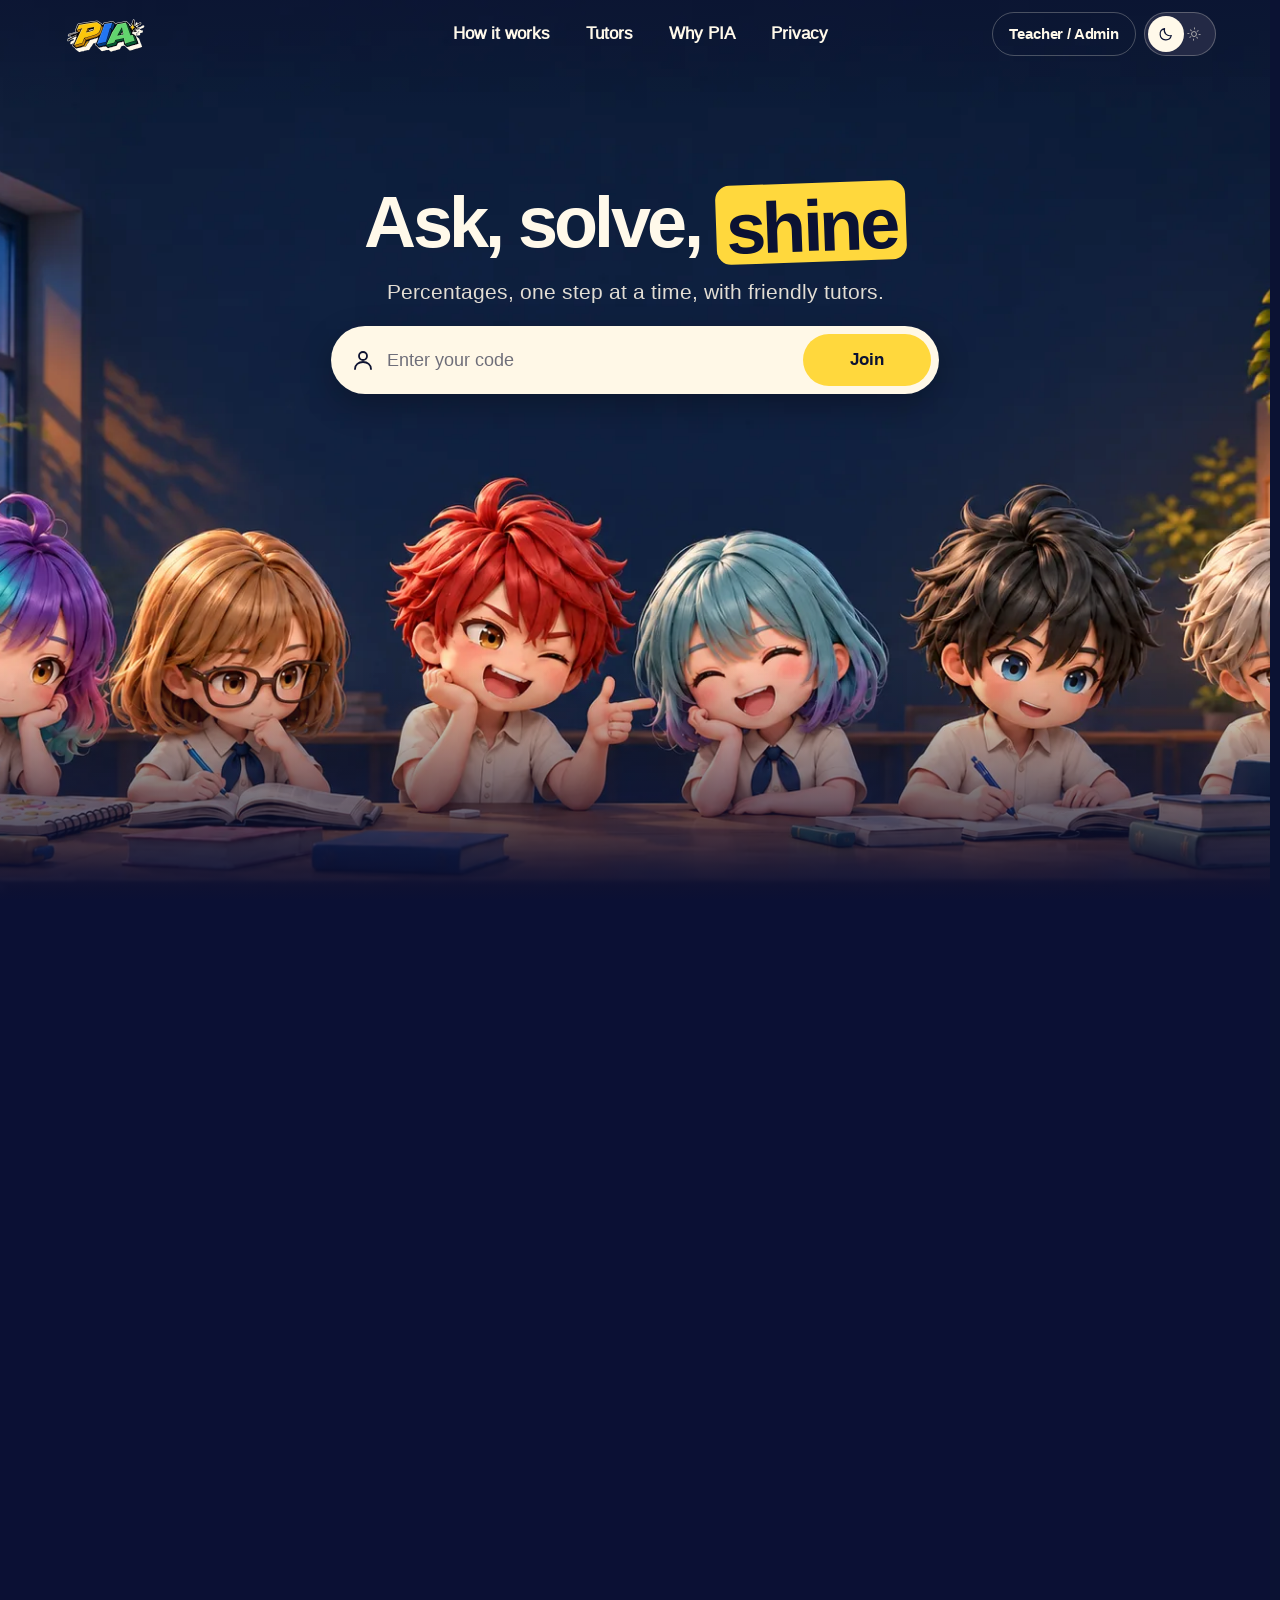
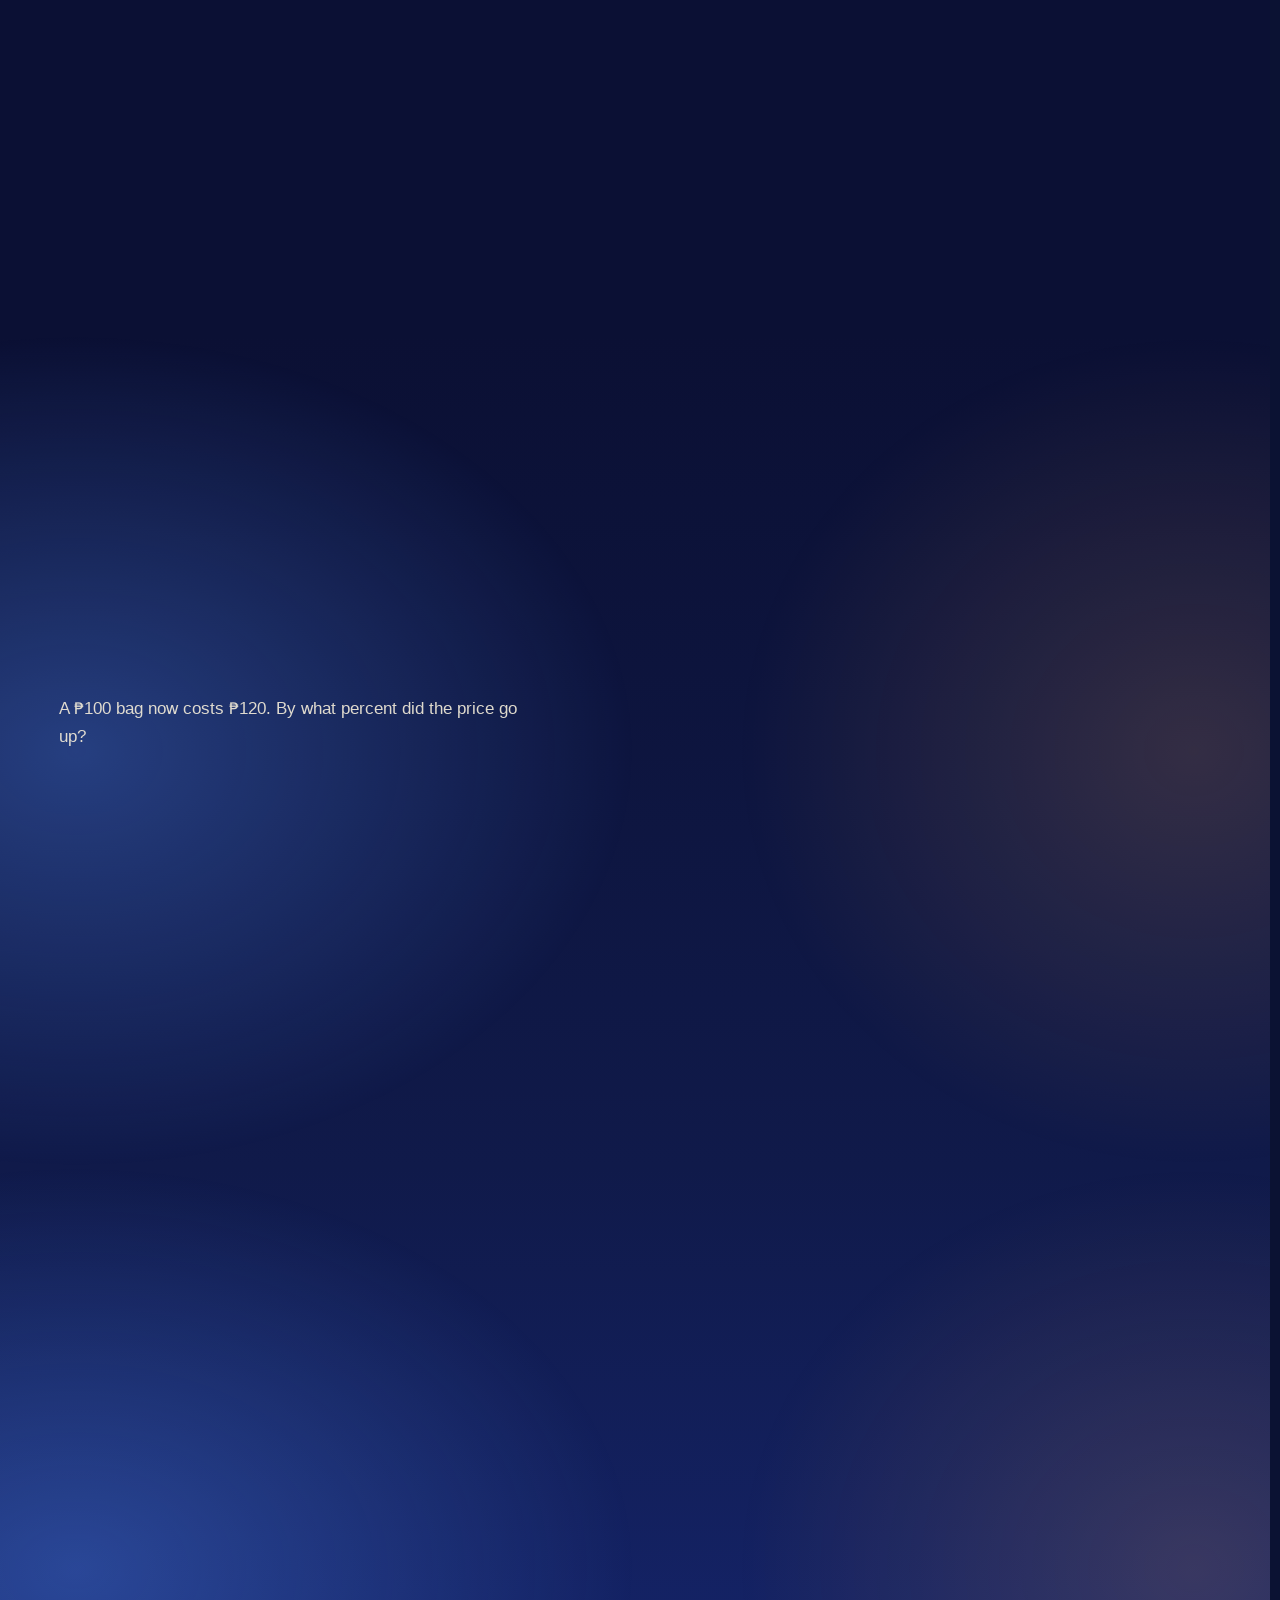
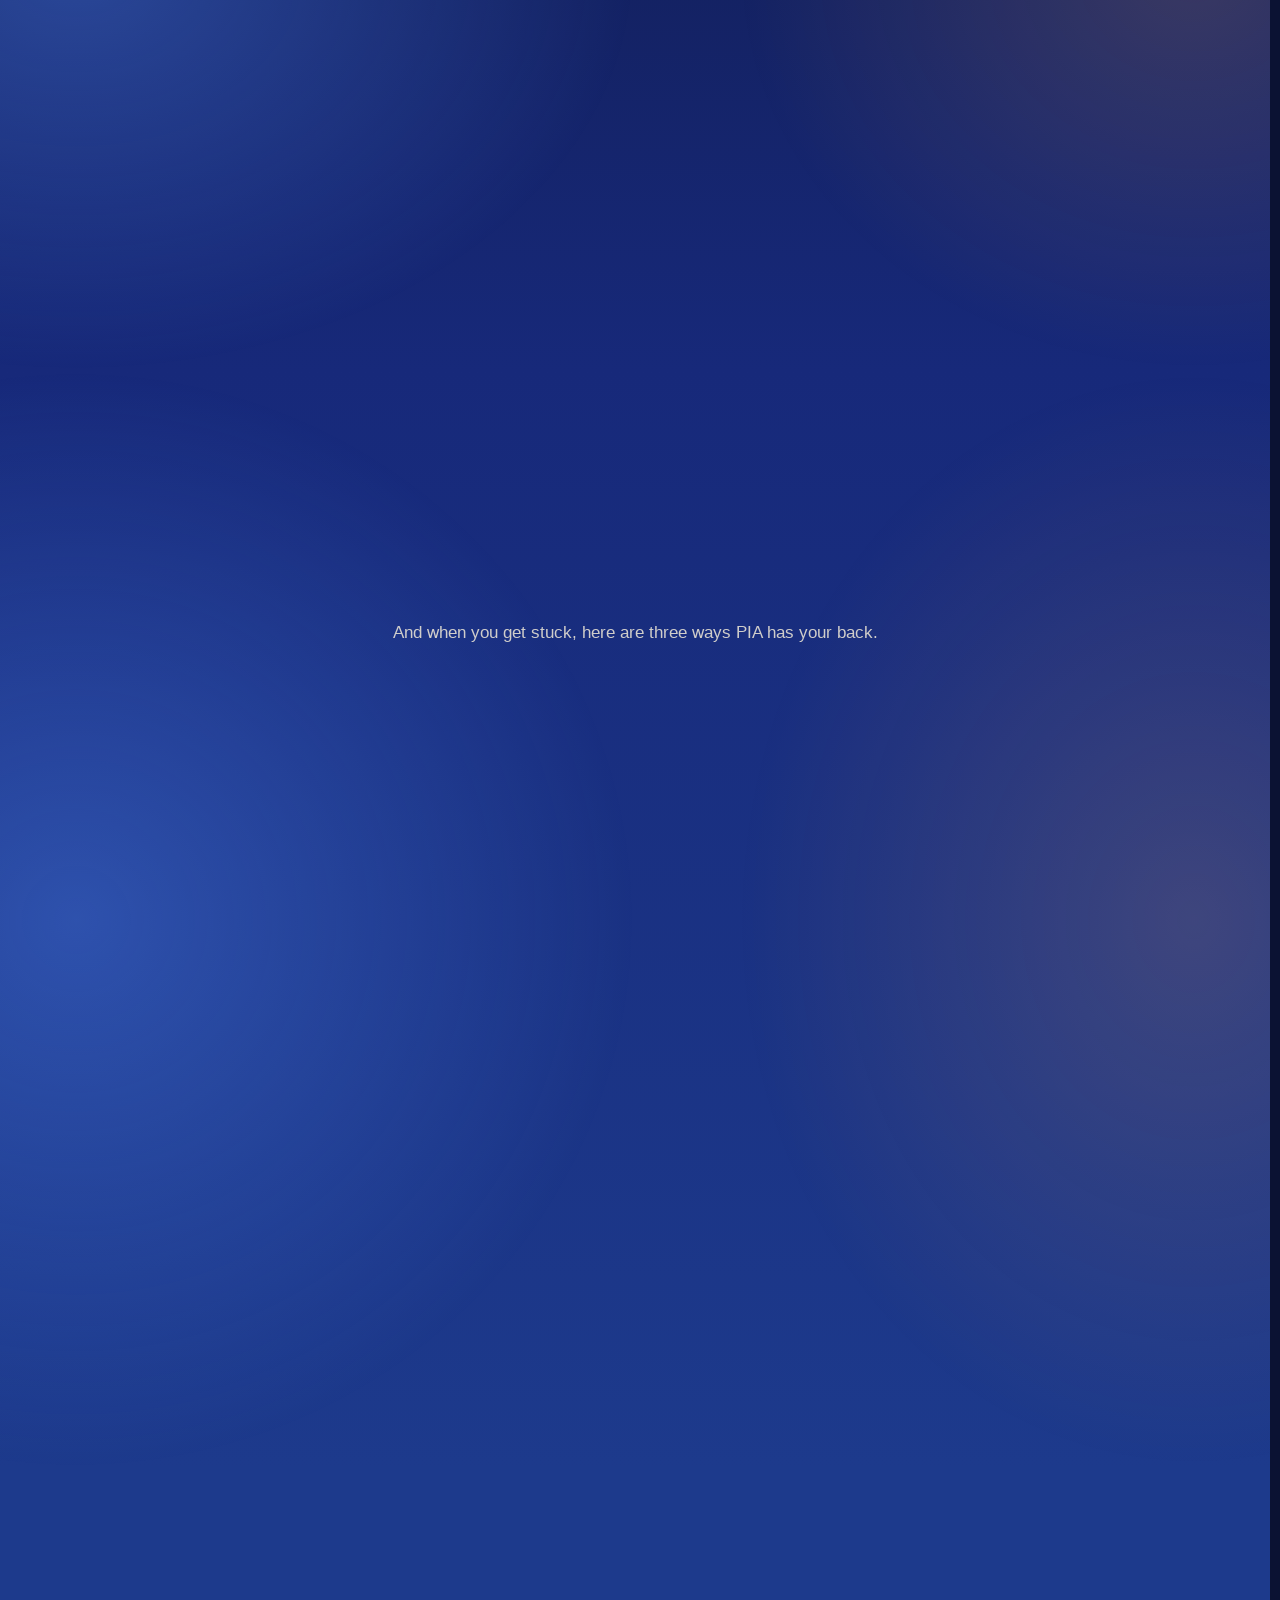
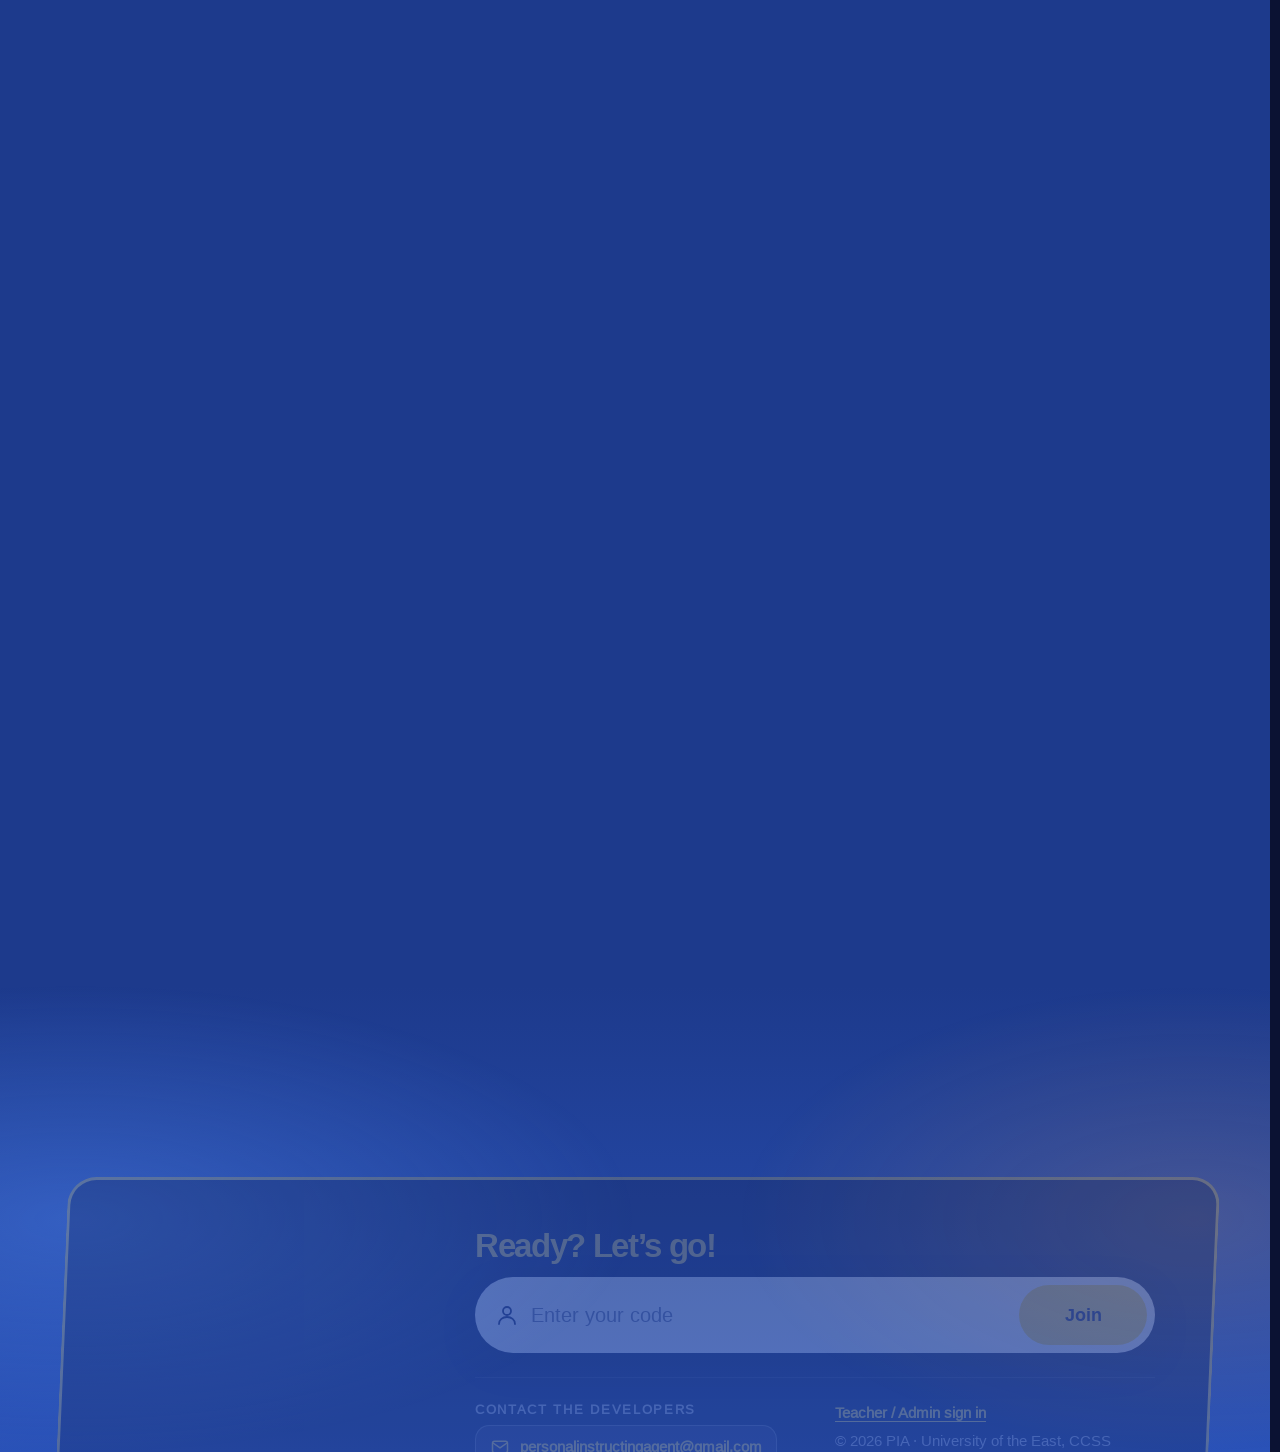
<file: index.html>
<!DOCTYPE html>
<html lang="en" data-theme="dark" data-surface="comic">

<head>
    <meta charset="UTF-8">
    <meta name="viewport" content="width=device-width, initial-scale=1.0">
    <meta name="color-scheme" content="light dark">
    <meta name="google-site-verification" content="Gede2GNBqBpKImgxh_n21T97pM8KS10Y89ojU64wCl0" />
    <title>Personal Instructing Agent (PIA)</title>
    <meta name="description"
        content="Practise Grade 7 algebra and percentages with the Personal Instructing Agent (PIA). Sign in to your admin-created account to continue the activities available to you.">
    <meta name="keywords" content="Personal Instructing Agent, PIA, Grade 7 math tutor">

    <meta http-equiv="Content-Security-Policy" content="
        default-src 'self';
        base-uri 'self';
        object-src 'none';
        form-action 'self';
        img-src 'self' data:;
        media-src 'self';
        font-src 'self' https://fonts.gstatic.com;
        style-src 'self' 'unsafe-inline' https://fonts.googleapis.com;
        script-src 'self' 'wasm-unsafe-eval' blob:;
        worker-src 'self' blob:;
        connect-src 'self' https://qqiudlzqowfemzmefnzl.supabase.co wss://qqiudlzqowfemzmefnzl.supabase.co;
    ">

    <title>PIA — Personal Instructing Agent</title>

    <script src="assets/js/shared/theme-boot.js"></script>

    <script src="assets/js/landing/early-redirect.js"></script>

    <script src="assets/js/landing/auth-callback.js?v=20261122a"></script>

    <link rel="stylesheet" href="styles/global.css?v=20261128s">
    <link rel="stylesheet" href="styles/landing/landing.css?v=20261201h">

    <script defer src="/assets/js/vendor/supabase.js"></script>
    <link rel="icon" type="image/png" sizes="32x32" href="/assets/images/favicon-32.png">
    <link rel="icon" type="image/png" sizes="16x16" href="/assets/images/favicon-16.png">
    <link rel="apple-touch-icon" href="/assets/images/apple-touch-icon.png">
</head>

<body>

    <a class="skip-link" href="#main" data-skip>Skip to main content</a>


    <div class="wire" id="wire" role="status" aria-live="polite" hidden>
        <p class="wire-text">
            <span class="wire-dot" aria-hidden="true"></span>
            <span data-wire-text>You're offline. The page still works — signing in won't.</span>
        </p>
    </div>

    <header class="nav" id="nav">
        <div class="shell nav-inner">

            <a class="tap nav-mark brand-link" href="#top">
                <img class="site-logo" src="assets/images/logo-320.webp"
                    alt="PIA — Personal Instructing Agent, back to top" width="96" height="48">
            </a>

            <nav class="nav-menu" id="nav-menu" aria-label="Page sections">
                <ul class="nav-links">
                    <li><a class="nav-link" href="#how">How it works</a></li>
                    <li><a class="nav-link" href="#agent-select">Tutors</a></li>
                    <li><a class="nav-link" href="#why-pia">Why PIA</a></li>
                    <li><a class="nav-link" href="#privacy">Privacy</a></li>
                    <li class="nav-staff-item"><button type="button" class="nav-link nav-link-staff"
                            data-auth-open="staff">Teacher / Admin</button></li>
                    <li class="nav-theme-item"><button type="button" class="nav-link nav-link-staff nav-link-theme"
                            data-theme-toggle><span>Theme</span><span class="theme-switch" aria-hidden="true"><svg
                                    class="icon icon-sun">
                                    <use href="/assets/icons-landing.svg#i-sun"></use>
                                </svg><svg class="icon icon-moon">
                                    <use href="/assets/icons-landing.svg#i-moon"></use>
                                </svg></span></button></li>
                </ul>
            </nav>

            <div class="nav-actions">

                <button type="button" class="tap btn-pop nav-join nav-auth" data-auth-open="signin"
                    data-resume-label="Continue">Join</button>
                <button type="button" class="tap btn-pop nav-signin" data-auth-open="staff">Teacher / Admin</button>

                <button type="button" class="tap theme-toggle theme-switch" id="theme-toggle" data-theme-toggle
                    aria-label="Switch between light and dark mode">
                    <svg class="icon icon-sun" aria-hidden="true">
                        <use href="/assets/icons-landing.svg#i-sun"></use>
                    </svg>
                    <svg class="icon icon-moon" aria-hidden="true">
                        <use href="/assets/icons-landing.svg#i-moon"></use>
                    </svg>
                </button>
                <button type="button" class="tap nav-burger" id="nav-burger" aria-controls="nav-menu"
                    aria-expanded="false" aria-label="Menu">
                    <svg class="icon icon-menu" aria-hidden="true">
                        <use href="/assets/icons-landing.svg#i-menu"></use>
                    </svg>
                    <svg class="icon icon-close" aria-hidden="true">
                        <use href="/assets/icons-landing.svg#i-x"></use>
                    </svg>
                </button>
            </div>
        </div>
    </header>

    <div class="nav-scrim" id="nav-scrim" aria-hidden="true"></div>

    <main id="main" tabindex="-1">
        <span id="top" class="anchor" aria-hidden="true"></span>

        <div class="reel" id="reel">
            <div class="reel-flow">

                <section class="act act-drop" id="hero" aria-labelledby="drop-title">

                    <div class="hero-media" aria-hidden="true">
                        <span class="hero-tone"></span>
                        <span class="hero-scrim"></span>
                    </div>

                    <div class="shell act-drop-inner">
                        <div class="hero-copy">
                            <h1 class="drop-title" id="drop-title" data-lit-words data-nav-edge>
                                <span class="drop-l1">Ask,</span>
                                <span class="drop-l2">solve,</span>
                                <span class="drop-l3">shine</span>
                            </h1>

                            <p class="drop-sub" data-reveal>Percentages, one step at a time, with friendly tutors.</p>

                            <div class="hero-cta hero-join" id="hero-cta" data-reveal>
                                <form class="join" id="hero-join" novalidate>
                                    <label class="sr-only" for="join-num">Your code</label>
                                    <svg class="join-ic" viewBox="0 0 24 24" fill="none" stroke="currentColor"
                                        stroke-width="1.8" stroke-linecap="round" aria-hidden="true">
                                        <circle cx="12" cy="8" r="4" />
                                        <path d="M4 21c0-4.4 3.6-7 8-7s8 2.6 8 7" />
                                    </svg>
                                    <input class="join-in" id="join-num" type="text" inputmode="numeric"
                                        autocomplete="off" spellcheck="false" maxlength="14"
                                        placeholder="Enter your code">
                                    <button type="submit" class="join-btn">Join</button>
                                </form>
                            </div>
                        </div>

                    </div>

                </section>

                <section class="band band-video" id="how" aria-labelledby="how-title">
                    <div class="shell">
                        <header class="band-head">
                            <h2 class="band-title" id="how-title" data-reveal>See how <em class="help-mark">PIA
                                    works</em></h2>
                            <p class="band-lede" data-reveal>A quick tour, from typing your code to your first answer.
                            </p>
                        </header>
                        <div class="video-frame" data-reveal>
                            <video id="how-video" controls preload="none" playsinline width="1280" height="720"
                                poster="assets/video/pia-how-to-use-poster.webp">
                                <source src="assets/video/pia-how-to-use.mp4" type="video/mp4">
                                Your browser cannot play this video.
                            </video>
                            <button type="button" class="video-play" id="how-play" aria-label="Play the video"></button>
                        </div>
                        <ol class="how-steps">
                            <li data-reveal><span class="how-num" aria-hidden="true">1</span>Type your code</li>
                            <li data-reveal><span class="how-num" aria-hidden="true">2</span>Solve one step at a time
                            </li>
                            <li data-reveal><span class="how-num" aria-hidden="true">3</span>Ask for a hint if
                                you&rsquo;re stuck</li>
                        </ol>
                    </div>
                </section>

                <section class="band band-strip" id="lesson" aria-labelledby="strip-title">
                    <div class="shell">
                        <header class="band-head">

                            <h2 class="band-title" id="strip-title" data-reveal>
                                Got a big problem? <em class="help-mark">Cut it into panels!</em>
                            </h2>
                            <p class="band-lede" data-reveal>
                                A &#8369;100 bag now costs &#8369;120. By what percent did the price go up?
                            </p>
                        </header>

                        <ol class="strip">
                            <li class="panel panel-a" data-reveal>
                                <p class="caption panel-cap">The problem</p>
                                <p class="panel-eq">&#8369;100 <span aria-hidden="true">&rarr;</span><span
                                        class="sr-only">to</span> &#8369;120</p>
                                <p class="bubble"><span class="sr-only">PIA: </span>The price went up. By what percent?
                                </p>
                            </li>
                            <li class="panel panel-b" data-reveal>
                                <p class="caption panel-cap">Find the change</p>
                                <p class="panel-eq">
                                    <span class="panel-work">&#8369;120 &minus; &#8369;100</span>
                                    &#8369;20 more
                                </p>
                                <p class="bubble"><span class="sr-only">PIA: </span>First, how much did it go up?</p>
                            </li>
                            <li class="panel panel-c" data-reveal>
                                <p class="caption panel-cap">Compare to the start</p>
                                <p class="panel-eq">

                                    <span class="panel-work">20 &divide; <del aria-hidden="true">120</del> 100</span>
                                    = 0.20
                                </p>
                                <p class="bubble"><span class="sr-only">PIA: </span>Divide by the ORIGINAL price.
                                    That&rsquo;s the whole trick.</p>
                            </li>
                            <li class="panel panel-d panel-splash" data-reveal>
                                <p class="caption panel-cap">Done &check;</p>
                                <p class="panel-eq panel-eq-big">20%</p>
                                <p class="panel-check">Check: 20% of &#8369;100 = &#8369;20 &check;</p>

                            </li>
                        </ol>

                        <picture class="lesson-mate" aria-hidden="true" data-reveal>
                            <source media="(prefers-reduced-motion: reduce)"
                                srcset="assets/images/personas/Extraverted/lesson-theo-belt-still.webp">
                            <img src="assets/images/personas/Extraverted/lesson-theo-belt.webp" alt="" width="480"
                                height="640" loading="lazy" decoding="async">
                        </picture>
                    </div>
                </section>

                <section class="act act-select" id="agent-select" aria-labelledby="select-title">
                    <div class="shell select-shell">

                        <header class="select-head">
                            <p class="mono-tag" data-reveal>Pick your sidekick</p>
                            <h2 class="select-title" id="select-title" data-reveal>Meet your classmates!</h2>
                            <p class="select-lede" data-reveal>They will help you solve math the easy way!</p>
                        </header>

                        <div class="select-layout">
                            <div class="roster" role="tablist" aria-label="Tutors" data-reveal>
                                <button type="button" class="roster-item" role="tab" id="tab-pia-open" title="Ava"
                                    aria-controls="panel-pia-open" aria-selected="true" tabindex="0"
                                    data-agent="pia-open">
                                    <span class="roster-icon" aria-hidden="true"><img
                                            src="assets/images/heads/pia-open.webp" alt="" width="96" height="96"
                                            decoding="async"></span>
                                    <span class="roster-text">
                                        <span class="roster-name">Ava</span>
                                        <span class="roster-strength">Finds the why</span>
                                    </span>
                                </button>
                                <button type="button" class="roster-item" role="tab" id="tab-pia-conscientious"
                                    title="Cara" aria-controls="panel-pia-conscientious" aria-selected="false"
                                    tabindex="-1" data-agent="pia-conscientious">
                                    <span class="roster-icon" aria-hidden="true"><img
                                            src="assets/images/heads/pia-conscientious.webp" alt="" width="96"
                                            height="96" decoding="async"></span>
                                    <span class="roster-text">
                                        <span class="roster-name">Cara</span>
                                        <span class="roster-strength">Every detail</span>
                                    </span>
                                </button>
                                <button type="button" class="roster-item" role="tab" id="tab-pia-extravert" title="Theo"
                                    aria-controls="panel-pia-extravert" aria-selected="false" tabindex="-1"
                                    data-agent="pia-extravert">
                                    <span class="roster-icon" aria-hidden="true"><img
                                            src="assets/images/heads/pia-extravert.webp" alt="" width="96" height="96"
                                            decoding="async"></span>
                                    <span class="roster-text">
                                        <span class="roster-name">Theo</span>
                                        <span class="roster-strength">High energy</span>
                                    </span>
                                </button>
                                <button type="button" class="roster-item" role="tab" id="tab-pia-agreeable" title="Amy"
                                    aria-controls="panel-pia-agreeable" aria-selected="false" tabindex="-1"
                                    data-agent="pia-agreeable">
                                    <span class="roster-icon" aria-hidden="true"><img
                                            src="assets/images/heads/pia-agreeable.webp" alt="" width="96" height="96"
                                            decoding="async"></span>
                                    <span class="roster-text">
                                        <span class="roster-name">Amy</span>
                                        <span class="roster-strength">Endless patience</span>
                                    </span>
                                </button>
                                <button type="button" class="roster-item" role="tab" id="tab-pia-calm" title="Kai"
                                    aria-controls="panel-pia-calm" aria-selected="false" tabindex="-1"
                                    data-agent="pia-calm">
                                    <span class="roster-icon" aria-hidden="true"><img
                                            src="assets/images/heads/pia-calm.webp" alt="" width="96" height="96"
                                            decoding="async"></span>
                                    <span class="roster-text">
                                        <span class="roster-name">Kai</span>
                                        <span class="roster-strength">Checks every step</span>
                                    </span>
                                </button>
                                <button type="button" class="roster-item" role="tab" id="tab-pia-neutral" title="Noel"
                                    aria-controls="panel-pia-neutral" aria-selected="false" tabindex="-1"
                                    data-agent="pia-neutral">
                                    <span class="roster-icon" aria-hidden="true"><img
                                            src="assets/images/heads/pia-neutral.webp" alt="" width="96" height="96"
                                            decoding="async"></span>
                                    <span class="roster-text">
                                        <span class="roster-name">Noel</span>
                                        <span class="roster-strength">Just the maths</span>
                                    </span>
                                </button>
                            </div>

                            <div class="select-board" data-reveal>

                                <img class="pk-backdrop pk-backdrop-dark"
                                    src="assets/images/backgrounds/classroom-backdrop-3d-pia-dark.webp" alt=""
                                    width="1000" height="1000" loading="lazy" decoding="async" aria-hidden="true">
                                <img class="pk-backdrop pk-backdrop-light"
                                    src="assets/images/backgrounds/classroom-backdrop-3d-pia-light.webp" alt=""
                                    width="1000" height="1000" loading="lazy" decoding="async" aria-hidden="true">
                                <div class="stage">
                                    <div class="stage-figure" data-figure="pia-open">
                                        <div class="model-canvas-wrapper has-art" data-model="pia-open" role="img"
                                            aria-label="Ava, the Explorer, character art">
                                            <picture class="stage-art">
                                                <source media="(prefers-reduced-motion: reduce)"
                                                    srcset="assets/images/tutors/pia-open/default-still.webp">
                                                <img src="assets/images/tutors/pia-open/default.webp" alt="" width="384"
                                                    height="512" decoding="async" loading="lazy">
                                            </picture>
                                        </div>
                                    </div>
                                    <div class="stage-figure" data-figure="pia-conscientious" hidden>
                                        <div class="model-canvas-wrapper has-art" data-model="pia-conscientious"
                                            role="img" aria-label="Cara, the Detective, character art">
                                            <picture class="stage-art">
                                                <source media="(prefers-reduced-motion: reduce)"
                                                    srcset="assets/images/tutors/pia-conscientious/default-still.webp">
                                                <img src="assets/images/tutors/pia-conscientious/default.webp" alt=""
                                                    width="384" height="512" decoding="async" loading="lazy">
                                            </picture>
                                        </div>
                                    </div>
                                    <div class="stage-figure" data-figure="pia-extravert" hidden>
                                        <div class="model-canvas-wrapper has-art" data-model="pia-extravert" role="img"
                                            aria-label="Theo, the Spark, character art">
                                            <picture class="stage-art">
                                                <source media="(prefers-reduced-motion: reduce)"
                                                    srcset="assets/images/tutors/pia-extravert/default-still.webp">
                                                <img src="assets/images/tutors/pia-extravert/default.webp" alt=""
                                                    width="384" height="512" decoding="async" loading="lazy">
                                            </picture>
                                        </div>
                                    </div>
                                    <div class="stage-figure" data-figure="pia-agreeable" hidden>
                                        <div class="model-canvas-wrapper has-art" data-model="pia-agreeable" role="img"
                                            aria-label="Amy, the Ally, character art">
                                            <picture class="stage-art">
                                                <source media="(prefers-reduced-motion: reduce)"
                                                    srcset="assets/images/tutors/pia-agreeable/default-still.webp">
                                                <img src="assets/images/tutors/pia-agreeable/default.webp" alt=""
                                                    width="384" height="512" decoding="async" loading="lazy">
                                            </picture>
                                        </div>
                                    </div>
                                    <div class="stage-figure" data-figure="pia-calm" hidden>
                                        <div class="model-canvas-wrapper has-art" data-model="pia-calm" role="img"
                                            aria-label="Kai, the Steady, character art">
                                            <picture class="stage-art">
                                                <source media="(prefers-reduced-motion: reduce)"
                                                    srcset="assets/images/tutors/pia-calm/default-still.webp">
                                                <img src="assets/images/tutors/pia-calm/default.webp" alt="" width="384"
                                                    height="512" decoding="async" loading="lazy">
                                            </picture>
                                        </div>
                                    </div>
                                    <div class="stage-figure" data-figure="pia-neutral" hidden>
                                        <div class="model-canvas-wrapper has-art" data-model="pia-neutral" role="img"
                                            aria-label="Noel, the Guide, character art">
                                            <picture class="stage-art">
                                                <source media="(prefers-reduced-motion: reduce)"
                                                    srcset="assets/images/tutors/pia-neutral/default-still.webp">
                                                <img src="assets/images/tutors/pia-neutral/default.webp" alt=""
                                                    width="384" height="512" decoding="async" loading="lazy">
                                            </picture>
                                        </div>
                                    </div>
                                </div>

                                <div class="detail">
                                    <div class="detail-panel" id="panel-pia-open" role="tabpanel"
                                        aria-labelledby="tab-pia-open" tabindex="0">
                                        <p class="detail-strength">
                                            <svg class="icon" aria-hidden="true">
                                                <use href="/assets/icons-landing.svg#i-compass"></use>
                                            </svg>
                                            Always finds the “why”
                                        </p>
                                        <h3 class="detail-name">
                                            <span class="detail-name-a">Explorer</span>
                                            <span class="detail-name-b">Ava</span>
                                        </h3>
                                        <p class="detail-desc">Curious and creative. Starts with why a rule works, then
                                            shows you how to use it.</p>
                                    </div>
                                    <div class="detail-panel" id="panel-pia-conscientious" role="tabpanel"
                                        aria-labelledby="tab-pia-conscientious" tabindex="0" hidden>
                                        <p class="detail-strength">
                                            <svg class="icon" aria-hidden="true">
                                                <use href="/assets/icons-landing.svg#i-lens"></use>
                                            </svg>
                                            Never misses a detail
                                        </p>
                                        <h3 class="detail-name">
                                            <span class="detail-name-a">Detective</span>
                                            <span class="detail-name-b">Cara</span>
                                        </h3>
                                        <p class="detail-desc">Organised and thorough. Walks through every problem in
                                            clear steps, so you can be sure of each answer.</p>
                                    </div>
                                    <div class="detail-panel" id="panel-pia-extravert" role="tabpanel"
                                        aria-labelledby="tab-pia-extravert" tabindex="0" hidden>
                                        <p class="detail-strength">
                                            <svg class="icon" aria-hidden="true">
                                                <use href="/assets/icons-landing.svg#i-bolt"></use>
                                            </svg>
                                            Keeps the energy up
                                        </p>
                                        <h3 class="detail-name">
                                            <span class="detail-name-a">Spark</span>
                                            <span class="detail-name-b">Theo</span>
                                        </h3>
                                        <p class="detail-desc">Upbeat and fast-moving. Keeps the energy high with quick
                                            checks, and moves on as soon as it clicks.</p>
                                    </div>
                                    <div class="detail-panel" id="panel-pia-agreeable" role="tabpanel"
                                        aria-labelledby="tab-pia-agreeable" tabindex="0" hidden>
                                        <p class="detail-strength">
                                            <svg class="icon" aria-hidden="true">
                                                <use href="/assets/icons-landing.svg#i-heart"></use>
                                            </svg>
                                            Patient every single time
                                        </p>
                                        <h3 class="detail-name">
                                            <span class="detail-name-a">Ally</span>
                                            <span class="detail-name-b">Amy</span>
                                        </h3>
                                        <p class="detail-desc">Warm and encouraging. Checks in often and is always happy
                                            to explain it again.</p>
                                    </div>
                                    <div class="detail-panel" id="panel-pia-calm" role="tabpanel"
                                        aria-labelledby="tab-pia-calm" tabindex="0" hidden>
                                        <p class="detail-strength">
                                            <svg class="icon" aria-hidden="true">
                                                <use href="/assets/icons-landing.svg#i-anchor"></use>
                                            </svg>
                                            Careful, one step at a time
                                        </p>
                                        <h3 class="detail-name">
                                            <span class="detail-name-a">Steady</span>
                                            <span class="detail-name-b">Kai</span>
                                        </h3>
                                        <p class="detail-desc">Calm and careful. Takes it one step at a time and checks
                                            each step with you.</p>
                                    </div>
                                    <div class="detail-panel" id="panel-pia-neutral" role="tabpanel"
                                        aria-labelledby="tab-pia-neutral" tabindex="0" hidden>
                                        <p class="detail-strength">
                                            <svg class="icon" aria-hidden="true">
                                                <use href="/assets/icons-landing.svg#i-level"></use>
                                            </svg>
                                            Clear and focused
                                        </p>
                                        <h3 class="detail-name">
                                            <span class="detail-name-a">Guide</span>
                                            <span class="detail-name-b">Noel</span>
                                        </h3>
                                        <p class="detail-desc">Clear and friendly. Explains the maths in a simple,
                                            focused way.</p>
                                    </div>
                                </div>
                            </div>

                        </div>

                        <div class="select-foot" data-reveal>
                            <button type="button" class="tap cta cta-primary" data-auth-open="signin">
                                <span class="cta-label">Enter your code to start</span>
                                <span class="cta-orb" aria-hidden="true">
                                    <svg class="icon cta-arrow">
                                        <use href="/assets/icons-landing.svg#i-arrow-right"></use>
                                    </svg>
                                    <svg class="icon cta-arrow cta-arrow-next">
                                        <use href="/assets/icons-landing.svg#i-arrow-right"></use>
                                    </svg>
                                </span>
                            </button>
                            <p class="select-note">After you join, continue from your saved stage. Activities and
                                tutor choices depend on your study group and the stages opened by your admin.</p>
                        </div>
                    </div>
                </section>
            </div>
        </div>

        <section class="band band-help" id="why-pia" aria-labelledby="help-title">
            <div class="shell">
                <header class="help-head">

                    <h2 class="band-title" id="help-title" data-reveal>You&rsquo;ve got <em
                            class="help-mark">backup!</em></h2>
                    <p class="band-lede" data-reveal>And when you get stuck, here are three ways PIA has your back.</p>
                </header>

                <picture class="help-crew" aria-hidden="true" data-reveal>
                    <img src="assets/images/landing/pia-six-characters-1400.webp"
                        srcset="assets/images/landing/pia-six-characters-800.webp 800w, assets/images/landing/pia-six-characters-1400.webp 1400w"
                        sizes="(min-width: 72rem) 63rem, 100vw" alt="" width="1400" height="694" loading="lazy"
                        decoding="async">
                </picture>

                <ol class="help-list">
                    <li class="help-card" data-reveal>
                        <span class="help-num" aria-hidden="true">1</span>
                        <h3 class="help-name">Stuck? Ask for a hint.</h3>
                        <p>A hint shows you the next step. No stress.</p>
                    </li>
                    <li class="help-card" data-reveal>
                        <span class="help-num" aria-hidden="true">2</span>
                        <h3 class="help-name">Small steps, big wins.</h3>
                        <p>Try a problem, see how you did, then move on.</p>
                    </li>
                    <li class="help-card" data-reveal>
                        <span class="help-num" aria-hidden="true">3</span>
                        <h3 class="help-name">Open and go.</h3>
                        <p>Nothing to download. Use your browser and pick up where you left off.</p>
                    </li>
                </ol>
            </div>
        </section>

        <section class="band band-privacy" id="privacy" aria-labelledby="privacy-title">
            <img class="pv-deco pv-lock-a" src="assets/images/landing/privacy-lock.webp" alt="" width="600" height="600"
                loading="lazy" decoding="async" aria-hidden="true">
            <img class="pv-deco pv-key-a" src="assets/images/landing/privacy-key.webp" alt="" width="600" height="600"
                loading="lazy" decoding="async" aria-hidden="true">
            <img class="pv-deco pv-lock-b" src="assets/images/landing/privacy-lock.webp" alt="" width="600" height="600"
                loading="lazy" decoding="async" aria-hidden="true">
            <img class="pv-deco pv-key-b" src="assets/images/landing/privacy-key.webp" alt="" width="600" height="600"
                loading="lazy" decoding="async" aria-hidden="true">
            <div class="shell privacy-simple" data-reveal>
                <h2 class="band-title" id="privacy-title">Your privacy</h2>
                <p class="privacy-line">Your privacy matters. PIA keeps what you do here <b>safe and private</b>, and
                    handles it with care.</p>
                <p class="privacy-sub">It is used only to help you learn and for a school research project. No ads, and
                    nothing is sold.</p>
            </div>
        </section>

        <section class="band band-welcome" id="welcome" aria-labelledby="welcome-title">
            <div class="shell">
                <h2 class="welcome-line" id="welcome-title">
                    <span class="sr-only">Welcome to PIA</span>
                    <span class="welcome-text" data-type="Welcome to" aria-hidden="true">Welcome to</span>
                    <img class="welcome-logo" src="assets/images/logo-640.webp" alt="" width="640" height="320"
                        loading="lazy" decoding="async" aria-hidden="true">
                </h2>
            </div>
        </section>
    </main>

    <footer class="foot" id="get-started" aria-labelledby="cta-title">
        <div class="shell">

            <div class="foot-card">
                <img class="foot-logo" src="assets/images/logo-640.webp" alt="PIA" width="640" height="320"
                    loading="lazy" decoding="async">
                <div class="foot-join">
                    <h2 class="foot-title" id="cta-title">Ready? Let&rsquo;s go!</h2>
                    <form class="join" id="foot-join" novalidate>
                        <label class="sr-only" for="foot-num">Your code</label>
                        <svg class="join-ic" viewBox="0 0 24 24" fill="none" stroke="currentColor" stroke-width="1.8"
                            stroke-linecap="round" aria-hidden="true">
                            <circle cx="12" cy="8" r="4" />
                            <path d="M4 21c0-4.4 3.6-7 8-7s8 2.6 8 7" />
                        </svg>
                        <input class="join-in" id="foot-num" type="text" inputmode="numeric" autocomplete="off"
                            spellcheck="false" maxlength="14" placeholder="Enter your code">
                        <button type="submit" class="join-btn">Join</button>
                    </form>
                    <button type="button" class="tap cta cta-primary foot-btn" data-auth-open="signin">Join</button>
                </div>

                <div class="foot-cols">
                    <ul class="foot-logos" aria-label="Made at">
                        <li><img src="assets/images/landing/UE-logo.webp" alt="University of the East" width="709"
                                height="709" loading="lazy" decoding="async"></li>
                        <li><img src="assets/images/landing/ccss.webp" alt="College of Computer Studies and Systems"
                                width="1171" height="1171" loading="lazy" decoding="async"></li>
                    </ul>
                    <section class="foot-col foot-contact" aria-labelledby="foot-contact-h">
                        <h3 class="foot-h" id="foot-contact-h">Contact the developers</h3>
                        <a class="foot-mail" href="mailto:personalinstructingagent@gmail.com">
                            <svg class="icon" aria-hidden="true">
                                <use href="/assets/icons-landing.svg#i-mail"></use>
                            </svg>
                            <span>personalinstructingagent<wbr>@gmail.com</span>
                        </a>
                        <p class="foot-sub">Questions about your data? Ask the admin.</p>
                    </section>
                    <div class="foot-meta">
                        <p class="foot-staff"><button type="button" class="link-btn" data-auth-open="staff">Teacher /
                                Admin sign in</button></p>
                        <p class="foot-copy">&copy; 2026 PIA &middot; University of the East, CCSS</p>
                    </div>
                </div>
            </div>
        </div>
    </footer>

    <div class="overlay" id="modal-signin" role="dialog" aria-modal="true" aria-labelledby="signin-title"
        aria-describedby="signin-sub">
        <div class="modal modal-sm">
            <header class="modal-head">
                <div class="modal-head-text">
                    <h2 class="modal-title" id="signin-title">Enter your code</h2>
                    <p class="modal-sub" id="signin-sub" hidden></p>
                </div>
                <button type="button" class="modal-close" data-modal-close aria-label="Close dialog">
                    <svg class="icon">
                        <use href="/assets/icons-landing.svg#i-x"></use>
                    </svg>
                </button>
            </header>

            <div class="modal-body">

                <form id="signin-form" class="portal-form" novalidate>
                    <div class="form-grid" id="join-step-code">
                        <div class="field">
                            <div class="label-row">
                                <label class="label" for="join-number">Your code</label>
                                <button type="button" class="link-btn" data-auth-open="staff">Teacher / Admin
                                    sign in</button>
                            </div>
                            <input class="input" type="text" id="join-number" name="number" autocomplete="off"
                                spellcheck="false" maxlength="14" inputmode="numeric" enterkeyhint="go"
                                placeholder="Enter your code" aria-describedby="join-number-msg" data-autofocus>
                            <p class="field-msg" id="join-number-msg" data-msg-for="join-number"></p>
                        </div>
                    </div>

                    <button class="btn btn-primary portal-submit" type="submit" id="si-submit">Join</button>

                    <p class="auth-status" id="signin-status" role="status">
                        <svg class="icon">
                            <use href="/assets/icons-landing.svg#i-alert"></use>
                        </svg>
                        <span data-status-text></span>
                    </p>

                </form>
            </div>
        </div>
    </div>

    <div class="overlay" id="modal-staff" role="dialog" aria-modal="true" aria-labelledby="staff-title">
        <div class="modal modal-sm">
            <header class="modal-head">
                <div class="modal-head-text">
                    <h2 class="modal-title" id="staff-title">Teacher / Admin sign in</h2>
                </div>
                <button type="button" class="modal-close" data-modal-close aria-label="Close dialog">
                    <svg class="icon">
                        <use href="/assets/icons-landing.svg#i-x"></use>
                    </svg>
                </button>
            </header>

            <div class="modal-body">
                <form id="staff-form" class="portal-form" novalidate>
                    <div class="form-grid">
                        <div class="field">
                            <label class="label" for="st-email">School email</label>
                            <input class="input" type="email" id="st-email" name="email" autocomplete="username"
                                inputmode="email" autocapitalize="off" spellcheck="false" placeholder="name@ue.edu.ph"
                                aria-describedby="st-email-msg" data-autofocus>
                            <p class="field-msg" id="st-email-msg" data-msg-for="st-email"></p>
                        </div>
                        <div class="field">
                            <div class="label-row">
                                <label class="label" for="st-password">Password</label>
                                <button type="button" class="link-btn" data-auth-open="forgot">Forgot
                                    password?</button>
                            </div>
                            <input class="input" type="password" id="st-password" name="password"
                                autocomplete="current-password" enterkeyhint="go" placeholder="Password"
                                aria-describedby="st-password-msg">
                            <p class="field-msg" id="st-password-msg" data-msg-for="st-password"></p>
                            <label class="show-pw">
                                <input type="checkbox" id="st-show-pw" data-pw-check="st-password">
                                <span>Show password</span>
                            </label>
                        </div>
                    </div>

                    <button class="btn btn-primary portal-submit" type="submit" id="st-submit">Sign in</button>

                    <p class="auth-status" id="staff-status" role="status">
                        <svg class="icon">
                            <use href="/assets/icons-landing.svg#i-alert"></use>
                        </svg>
                        <span data-status-text></span>
                    </p>

                    <p class="portal-first">First time here?
                        <button type="button" class="link-btn" data-auth-open="activate">Activate your account</button>
                    </p>

                    <button type="button" class="btn btn-secondary portal-submit device-offer" data-device-reset hidden>
                        <svg class="icon">
                            <use href="/assets/icons-landing.svg#i-mail"></use>
                        </svg>
                        Sign out of other devices
                    </button>

                </form>
            </div>
        </div>
    </div>

    <div class="overlay" id="modal-join-error" role="alertdialog" aria-modal="true" aria-labelledby="join-error-title"
        aria-describedby="join-error-text">
        <div class="modal modal-sm">
            <header class="modal-head">
                <div class="modal-head-text">
                    <h2 class="modal-title" id="join-error-title">Can’t let you in yet</h2>
                </div>
            </header>
            <div class="modal-body">
                <p class="portal-note" id="join-error-text" role="status"></p>
                <p class="portal-note" id="join-error-wait" hidden>Waiting for your admin…</p>
            </div>
            <footer class="modal-foot">
                <button class="btn btn-primary" type="button" data-modal-close>Okay</button>
            </footer>
        </div>
    </div>

    <div class="overlay" id="modal-forgot" role="dialog" aria-modal="true" aria-labelledby="forgot-title"
        aria-describedby="forgot-description">
        <div class="modal modal-sm">
            <header class="modal-head">
                <div class="modal-head-text">
                    <h2 class="modal-title" id="forgot-title">Set your password</h2>
                    <p class="modal-sub" id="forgot-description">Enter your school email. We’ll send a link to set or
                        reset your password.</p>
                </div>
                <button type="button" class="modal-close" data-modal-close aria-label="Close dialog"><svg class="icon"
                        aria-hidden="true">
                        <use href="/assets/icons-landing.svg#i-x"></use>
                    </svg></button>
            </header>
            <div class="modal-body">
                <form id="forgot-form" novalidate>
                    <div class="field">
                        <label class="label" for="fp-email">School email</label>
                        <input class="input" type="email" id="fp-email" autocomplete="username" inputmode="email"
                            autocapitalize="off" spellcheck="false" aria-describedby="fp-email-msg" data-autofocus>
                        <p class="field-msg" id="fp-email-msg" data-msg-for="fp-email"></p>
                    </div>
                </form>
                <section id="fp-accepted" class="email-accepted" aria-label="Email request accepted" hidden>
                    <p class="email-lead">If this email is registered, we sent a link to</p>
                    <p class="email-destination">
                        <svg class="icon" aria-hidden="true">
                            <use href="/assets/icons-landing.svg#i-mail"></use>
                        </svg>
                        <strong id="fp-sent-to"></strong>
                    </p>
                    <a class="btn btn-primary email-open" id="fp-open-mail" href="https://mail.google.com/"
                        target="_blank" rel="noopener">Open inbox</a>
                    <p class="email-note">Not there? Check Spam or Junk.</p>
                    <div class="auth-alt email-more">
                        <button type="button" class="link-btn" id="fp-resend">Resend email</button>
                        <span class="email-dot" aria-hidden="true"></span>
                        <button type="button" class="link-btn" id="fp-change-email">Use a different email</button>
                    </div>
                </section>
                <p class="email-cooldown" id="fp-cooldown"></p>
                <p class="auth-status" id="forgot-status" role="status"><svg class="icon" aria-hidden="true">
                        <use href="/assets/icons-landing.svg#i-alert"></use>
                    </svg><span data-status-text></span></p>
            </div>
            <footer class="modal-foot" id="fp-footer">
                <button class="btn btn-primary" type="submit" form="forgot-form" id="fp-submit">Send link</button>
            </footer>
        </div>
    </div>

    <div class="overlay" id="modal-device-reset" role="dialog" aria-modal="true" aria-labelledby="device-reset-title"
        aria-describedby="device-reset-sub">
        <div class="modal modal-sm">
            <header class="modal-head">
                <div class="modal-head-text">
                    <h2 class="modal-title" id="device-reset-title">Sign out of other devices</h2>
                    <p class="modal-sub" id="device-reset-sub">Confirm it's you with a code from your email.</p>
                </div>
                <button type="button" class="modal-close" data-modal-close aria-label="Close dialog">
                    <svg class="icon">
                        <use href="/assets/icons-landing.svg#i-x"></use>
                    </svg>
                </button>
            </header>

            <div class="modal-body">
                <form id="device-reset-form" novalidate>
                    <div class="auth-intro">
                        <svg class="icon">
                            <use href="/assets/icons-landing.svg#i-mail"></use>
                        </svg>
                        <p class="auth-intro-text">
                            A code is on its way to <b id="dr-sent-to">your email</b>. Entering it signs your
                            account out of every other computer and signs you in here.
                        </p>
                    </div>
                    <div class="field">
                        <label class="label" for="dr-code">Code from the email</label>
                        <input class="input" type="text" id="dr-code" inputmode="numeric" autocomplete="one-time-code"
                            maxlength="10" spellcheck="false" placeholder="6-digit code" aria-describedby="dr-code-msg"
                            data-autofocus>
                        <p class="field-msg" id="dr-code-msg" data-msg-for="dr-code"></p>
                    </div>
                    <div class="auth-alt">
                        <button type="button" class="link-btn" id="dr-resend" disabled>Send a new code</button>
                    </div>
                </form>
                <p class="auth-status" id="device-reset-status" role="status">
                    <svg class="icon">
                        <use href="/assets/icons-landing.svg#i-alert"></use>
                    </svg>
                    <span data-status-text></span>
                </p>
            </div>

            <footer class="modal-foot modal-foot-split">
                <div class="modal-foot-actions">
                    <button class="btn btn-primary" type="submit" form="device-reset-form" id="dr-submit">
                        <svg class="icon">
                            <use href="/assets/icons-landing.svg#i-check"></use>
                        </svg>
                        Verify and sign in
                    </button>
                </div>
            </footer>
        </div>
    </div>

    <div class="overlay" id="modal-set-password" role="dialog" aria-modal="true" aria-labelledby="sp-title"
        aria-describedby="sp-sub">
        <div class="modal modal-sm">
            <header class="modal-head">
                <div class="modal-head-text">
                    <h2 class="modal-title" id="sp-title">Set your password</h2>
                    <p class="modal-sub" id="sp-sub" hidden></p>
                </div>
                <button type="button" class="modal-close" data-modal-close aria-label="Close dialog">
                    <svg class="icon">
                        <use href="/assets/icons-landing.svg#i-x"></use>
                    </svg>
                </button>
            </header>

            <div class="modal-body">
                <form id="sp-form" class="portal-form" novalidate hidden>
                    <div class="form-grid">
                        <div class="field">
                            <label class="label" for="sp-password">New password</label>
                            <input class="input" type="password" id="sp-password" minlength="8"
                                autocomplete="new-password" enterkeyhint="next" placeholder="Password"
                                aria-describedby="sp-password-msg" data-autofocus>
                            <p class="field-msg" id="sp-password-msg" data-msg-for="sp-password"></p>
                        </div>
                        <div class="field">
                            <label class="label" for="sp-confirm">Confirm password</label>
                            <input class="input" type="password" id="sp-confirm" minlength="8"
                                autocomplete="new-password" enterkeyhint="go" placeholder="Password"
                                aria-describedby="sp-confirm-msg">
                            <p class="field-msg" id="sp-confirm-msg" data-msg-for="sp-confirm"></p>
                        </div>
                    </div>
                    <label class="show-pw">
                        <input type="checkbox" autocomplete="off" id="sp-show-pw"
                            data-pw-check="sp-password sp-confirm">
                        <span>Show passwords</span>
                    </label>
                    <button class="btn btn-primary portal-submit" type="submit" id="sp-submit">Confirm and sign
                        in</button>
                </form>
                <p class="auth-status" id="sp-status" role="status">
                    <svg class="icon">
                        <use href="/assets/icons-landing.svg#i-alert"></use>
                    </svg>
                    <span data-status-text></span>
                </p>
                <button class="btn btn-secondary portal-submit" type="button" id="sp-retry" hidden>Retry
                    verification</button>
                <button class="btn btn-primary portal-submit" type="button" id="sp-new-link" hidden>Request a new
                    link</button>
                <button class="btn btn-primary portal-submit" type="button" id="sp-signin" hidden>Sign in</button>
            </div>
        </div>
    </div>

    <div class="toast-stack" id="toast-stack" role="status" aria-live="polite"></div>

    <script defer src="assets/js/shared/site-config.js?v=20261031a"></script>
    <script defer src="assets/js/shared/helpers.js?v=20261031c"></script>
    <script defer src="assets/js/shared/device.js?v=20261031a"></script>
    <script defer src="assets/js/shared/student-guard.js?v=20261031a"></script>
    <script defer src="assets/js/shared/idle-timeout.js?v=20261031c"></script>
    <script defer src="assets/js/shared/activity-tracking.js?v=20261127b"></script>
    <script defer src="assets/js/shared/session-guard.js?v=20261127b"></script>
    <script defer src="assets/js/shared/page-extras.js?v=20261031a"></script>
    <script defer src="assets/js/shared/device-revoke.js?v=20261031b"></script>
    <script defer src="assets/js/shared/stage-sync.js?v=20261031a"></script>
    <script defer src="assets/js/landing/auth-modals.js?v=20261031z"></script>
    <script defer src="assets/js/landing/auth-form-helpers.js?v=20261124b"></script>
    <script defer src="assets/js/landing/auth-sign-in.js?v=20261122c"></script>
    <script defer src="assets/js/landing/auth-student-join.js?v=20261126c"></script>
    <script defer src="assets/js/landing/auth-device-reset.js?v=20261127b"></script>
    <script defer src="assets/js/landing/auth-set-password.js?v=20261124a"></script>
    <script defer src="assets/js/landing/auth-email-requests.js?v=20261122c"></script>
    <script defer src="assets/js/landing/auth-resume.js?v=20261121b"></script>
    <script defer src="assets/js/landing/auth-hero-join.js?v=20261126a"></script>
    <script defer src="assets/js/landing/auth-start.js?v=20261126a"></script>
    <script defer src="assets/js/landing/scroll-engine.js?v=20261031a"></script>
    <script defer src="assets/js/landing/page-basics.js?v=20261031c"></script>
    <script defer src="assets/js/landing/text-effects.js?v=20261031a"></script>
    <script defer src="assets/js/landing/scroll-effects.js?v=20261031a"></script>
    <script defer src="assets/js/landing/videos.js?v=20261031a"></script>
    <script defer src="assets/js/landing/navbar.js?v=20261031b"></script>
    <script defer src="assets/js/landing/tutor-picker.js?v=20261031b"></script>

</body>

</html>
</file>
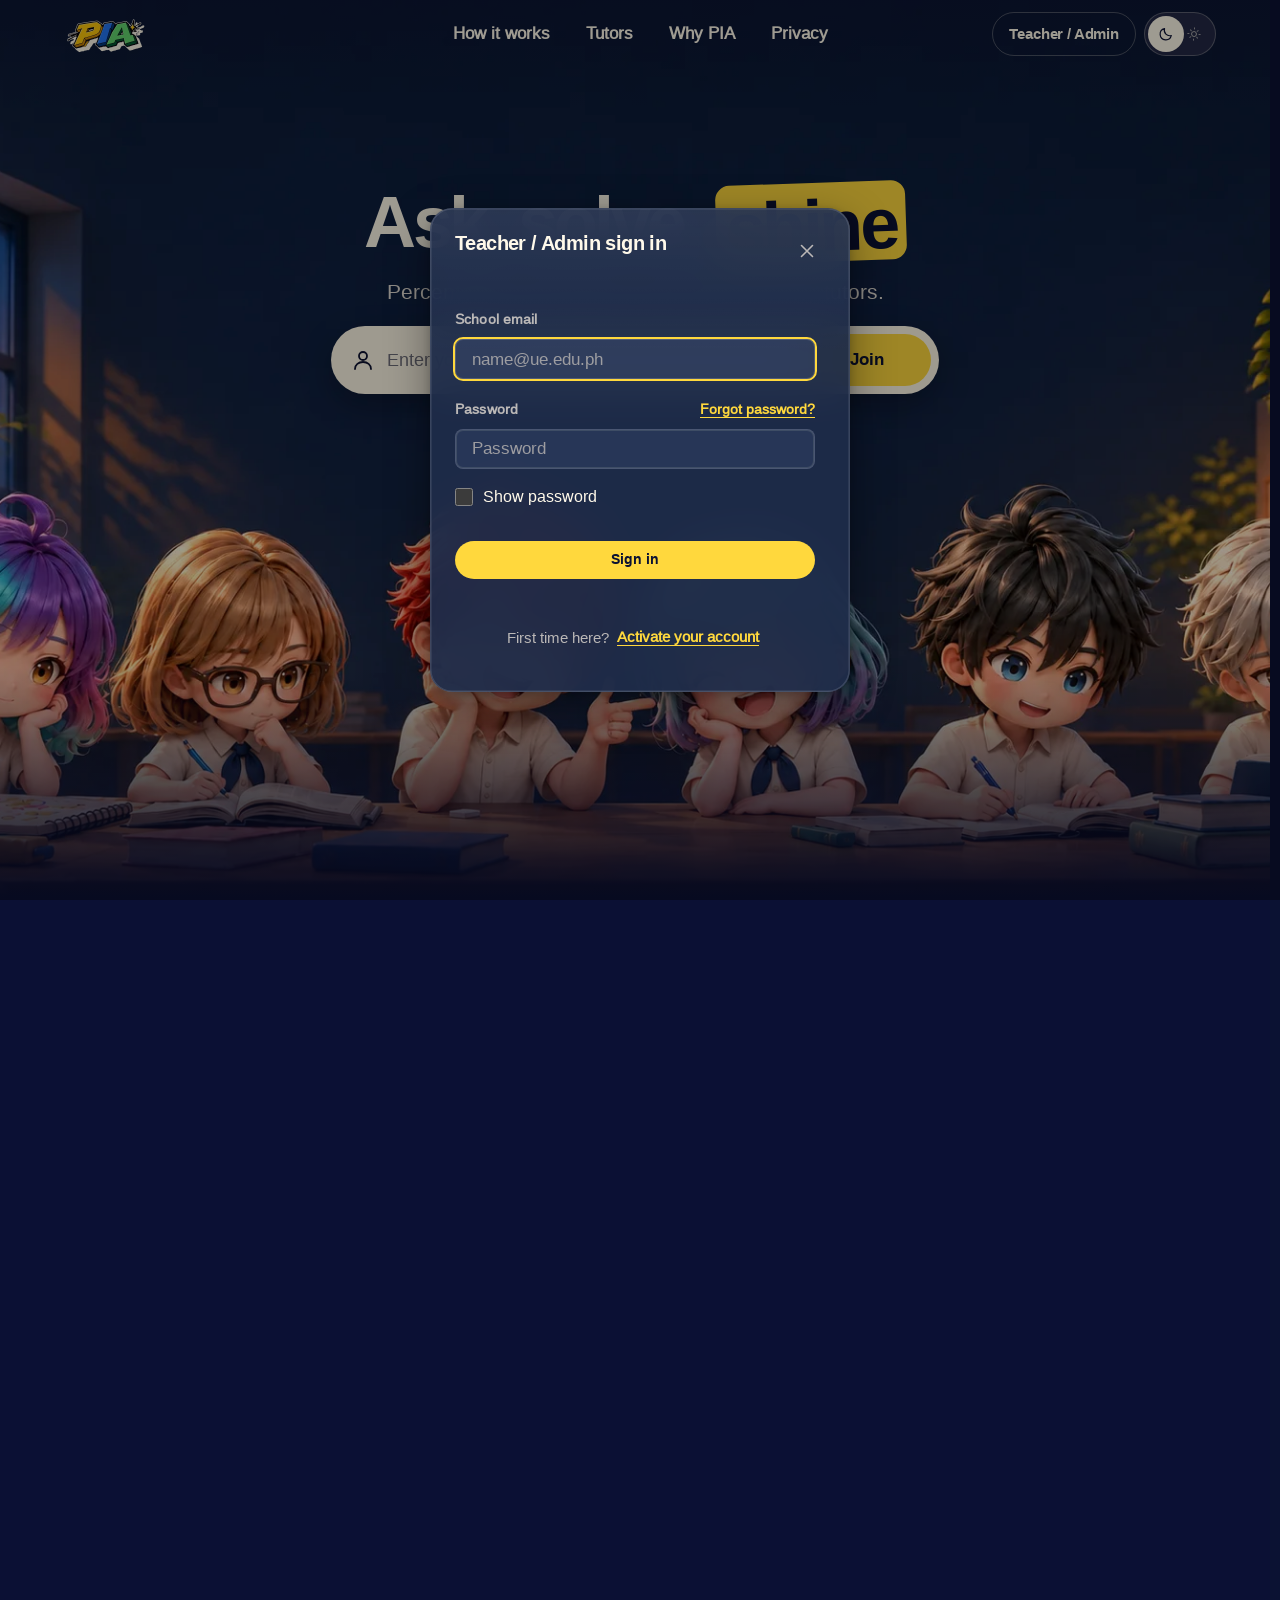
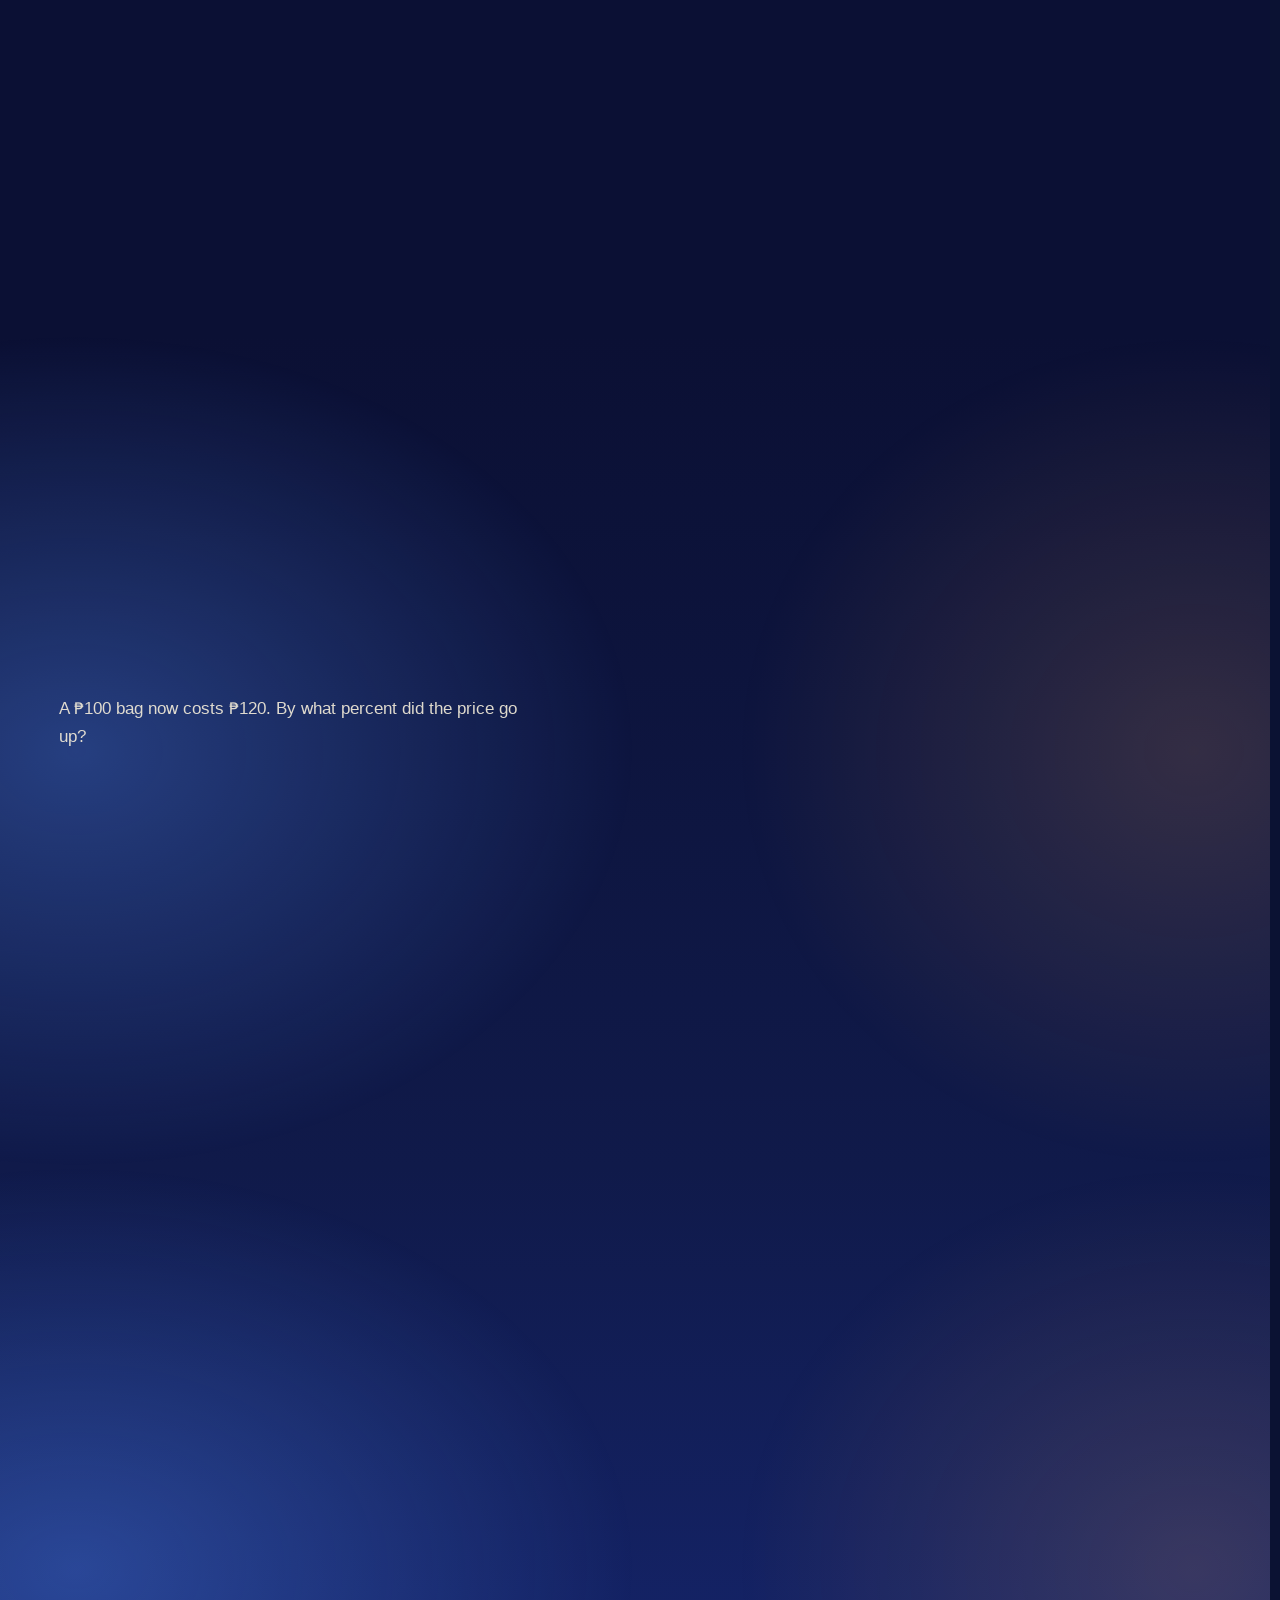
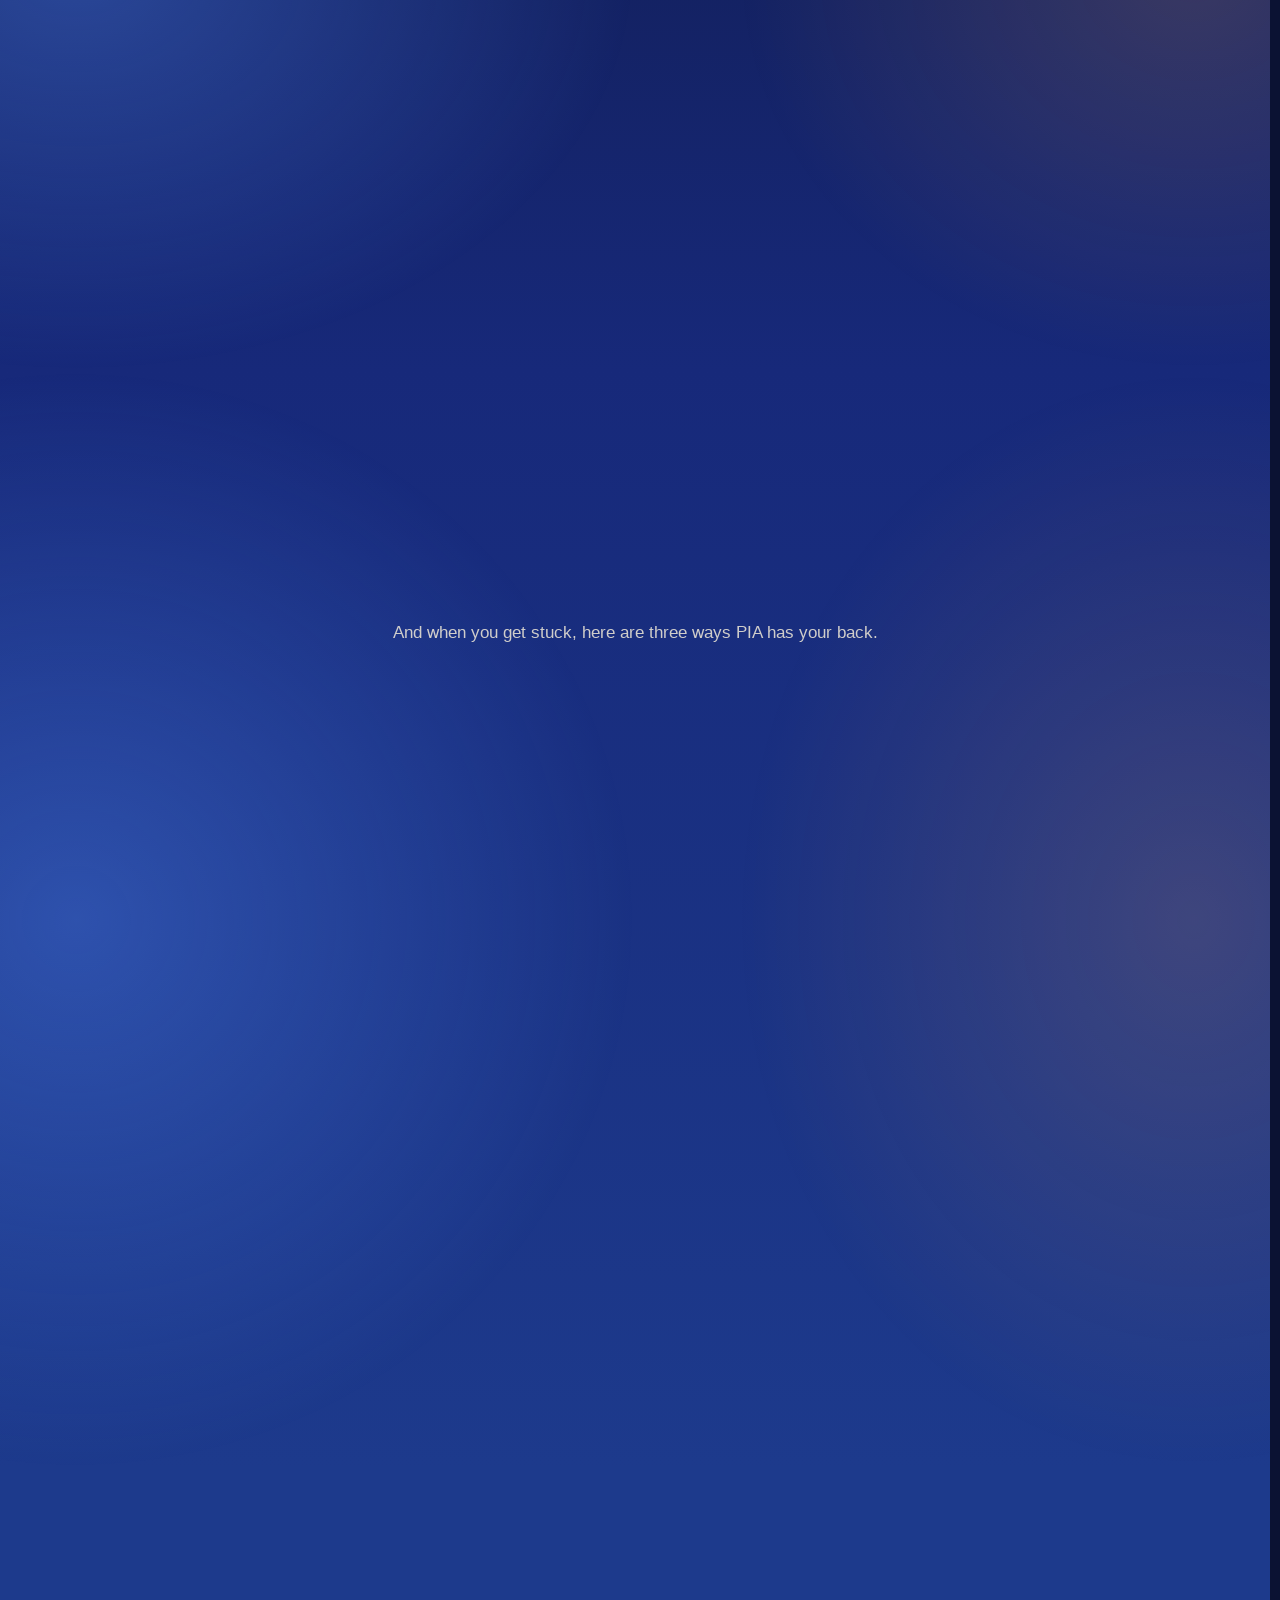
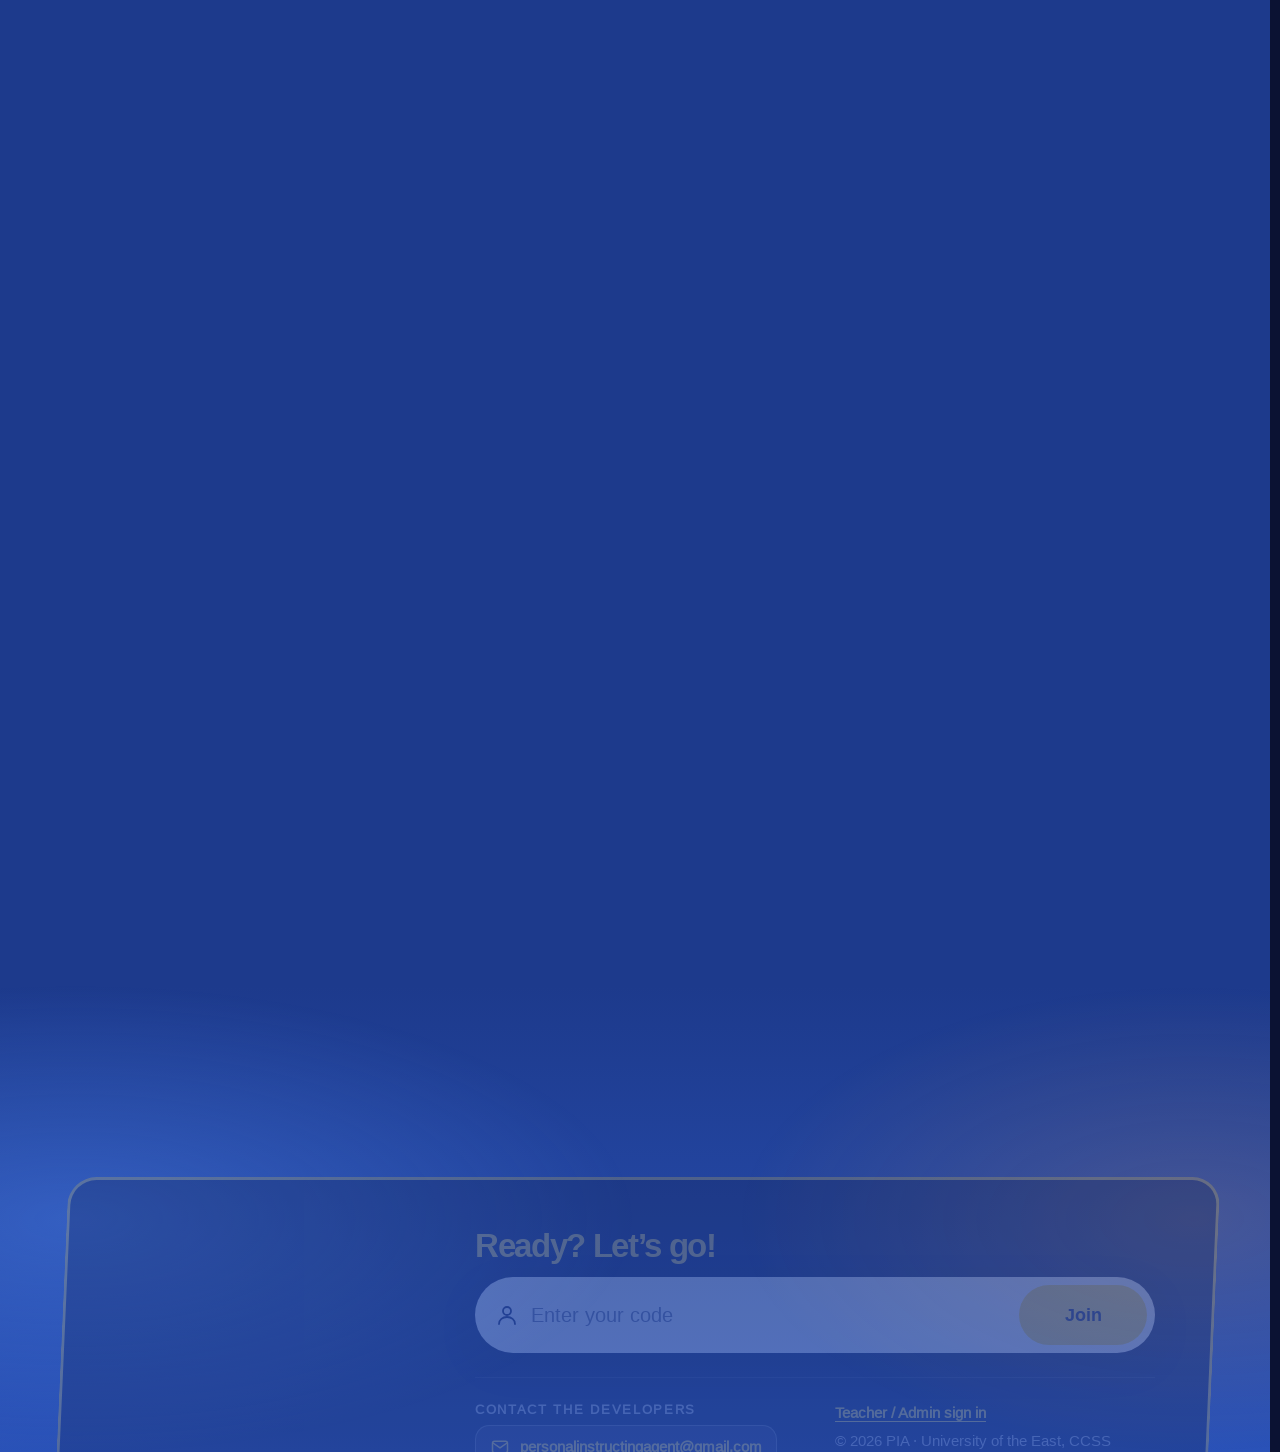
<file: admin/html/admin-dashboard.html>
<!DOCTYPE html>
<html lang="en" data-theme="dark" data-surface="admin">

<head>
    <meta charset="UTF-8">
    <meta name="viewport" content="width=device-width, initial-scale=1.0">
    <meta name="color-scheme" content="light dark">

    <script src="../../assets/js/shared/theme-boot.js"></script>
    <meta name="description" content="PIA System — Admin Console for the Personal Instructing Agent research platform.">
    <title>Admin Console — PIA System</title>

    <script src="../../assets/js/shared/page-guard.js"></script>
    <script src="../js/admin-boot-watchdog.js"></script>

    <script src="/assets/js/vendor/supabase.js"></script>

    <script src="../../assets/js/shared/admin-fonts.js"></script>

    <link rel="stylesheet" href="../../styles/global.css?v=20261128s">
    <link rel="stylesheet" href="../../styles/admin/admin.css?v=20261129d">
    <link rel="stylesheet" href="../../styles/admin/admin-topnav.css?v=20261126b">
    <link rel="stylesheet" href="../../styles/admin/admin-pia.css?v=20261201h">
    <link rel="stylesheet" href="../../styles/admin/admin-glass.css?v=20261125b">
    <link rel="icon" type="image/png" sizes="32x32" href="/assets/images/favicon-32.png">
    <link rel="icon" type="image/png" sizes="16x16" href="/assets/images/favicon-16.png">
    <link rel="apple-touch-icon" href="/assets/images/apple-touch-icon.png">
</head>

<body data-boot="pending">

    <svg width="0" height="0" style="position:absolute" aria-hidden="true" focusable="false">
        <defs>
            <symbol id="i-grid" viewBox="0 0 24 24"><rect x="3" y="3" width="7" height="7" rx="1.5"/><rect x="14" y="3" width="7" height="7" rx="1.5"/><rect x="14" y="14" width="7" height="7" rx="1.5"/><rect x="3" y="14" width="7" height="7" rx="1.5"/></symbol>
            <symbol id="i-gear" viewBox="0 0 24 24"><circle cx="12" cy="12" r="3.2"/><path d="M19.1 14.4a1.6 1.6 0 0 0 .3 1.8l.1.1a2 2 0 1 1-2.8 2.8l-.1-.1a1.6 1.6 0 0 0-2.7 1.1v.2a2 2 0 1 1-4 0v-.1a1.6 1.6 0 0 0-2.7-1.2l-.1.1a2 2 0 1 1-2.8-2.8l.1-.1A1.6 1.6 0 0 0 3.1 13H3a2 2 0 1 1 0-4h.1a1.6 1.6 0 0 0 1.2-2.7l-.1-.1a2 2 0 1 1 2.8-2.8l.1.1A1.6 1.6 0 0 0 9.8 3.3V3a2 2 0 1 1 4 0v.1a1.6 1.6 0 0 0 2.7 1.2l.1-.1a2 2 0 1 1 2.8 2.8l-.1.1a1.6 1.6 0 0 0 1.1 2.7h.2a2 2 0 1 1 0 4h-.1a1.6 1.6 0 0 0-1.4 1Z"/></symbol>
            <symbol id="i-search" viewBox="0 0 24 24"><circle cx="11" cy="11" r="7"/><path d="m20 20-3.6-3.6"/></symbol>
            <symbol id="i-plus" viewBox="0 0 24 24"><path d="M12 5v14M5 12h14"/></symbol>
            <symbol id="i-x" viewBox="0 0 24 24"><path d="M18 6 6 18M6 6l12 12"/></symbol>
            <symbol id="i-check" viewBox="0 0 24 24"><path d="m5 12.5 4.5 4.5L19 7.5"/></symbol>
            <symbol id="i-chev-down" viewBox="0 0 24 24"><path d="m6 9 6 6 6-6"/></symbol>
            <symbol id="i-chev-right" viewBox="0 0 24 24"><path d="m9 6 6 6-6 6"/></symbol>
            <symbol id="i-chev-left" viewBox="0 0 24 24"><path d="m15 6-6 6 6 6"/></symbol>
            <symbol id="i-menu" viewBox="0 0 24 24"><path d="M4 7h16M4 12h16M4 17h16"/></symbol>
            <symbol id="i-logout" viewBox="0 0 24 24"><path d="M9.5 21H5a2 2 0 0 1-2-2V5a2 2 0 0 1 2-2h4.5"/><path d="m16 16.5 4.5-4.5L16 7.5"/><path d="M20.5 12H9"/></symbol>
            <symbol id="i-trash" viewBox="0 0 24 24"><path d="M4 7h16"/><path d="M9.5 7V5.2A1.2 1.2 0 0 1 10.7 4h2.6a1.2 1.2 0 0 1 1.2 1.2V7"/><path d="M6.5 7 7.4 19a1.2 1.2 0 0 0 1.2 1.1h6.8a1.2 1.2 0 0 0 1.2-1.1L17.5 7"/></symbol>
            <symbol id="i-mail" viewBox="0 0 24 24"><rect x="3" y="5" width="18" height="14" rx="2.5"/><path d="m3.6 7.2 8.4 5.8 8.4-5.8"/></symbol>
            <symbol id="i-alert" viewBox="0 0 24 24"><path d="M12 4.2 2.8 20h18.4L12 4.2Z"/><path d="M12 10.5v3.8"/><circle cx="12" cy="17.2" r=".9" fill="currentColor" stroke="none"/></symbol>
            <symbol id="i-info" viewBox="0 0 24 24"><circle cx="12" cy="12" r="8.5"/><path d="M12 11v5.5"/><circle cx="12" cy="7.8" r=".9" fill="currentColor" stroke="none"/></symbol>
            <symbol id="i-key" viewBox="0 0 24 24"><rect x="4" y="10" width="16" height="10.2" rx="2.5"/><path d="M7.8 10V7.6a4.2 4.2 0 0 1 8.4 0V10"/><circle cx="12" cy="15.2" r="1.2" fill="currentColor" stroke="none"/></symbol>
            <symbol id="i-arrow-left" viewBox="0 0 24 24"><path d="M20 12H4"/><path d="m10 6-6 6 6 6"/></symbol>

            <symbol id="i-math" viewBox="0 0 24 24"><path d="M7 4v6M4 7h6"/><path d="M14 7h6"/><path d="m4.9 14.9 4.2 4.2M9.1 14.9l-4.2 4.2"/><path d="M14 17h6"/><circle cx="17" cy="14" r=".9" fill="currentColor" stroke="none"/><circle cx="17" cy="20" r=".9" fill="currentColor" stroke="none"/></symbol>
            <symbol id="i-sparkle" viewBox="0 0 24 24"><path d="M12 3.5c.6 4.4 2.1 5.9 6.5 6.5-4.4.6-5.9 2.1-6.5 6.5-.6-4.4-2.1-5.9-6.5-6.5 4.4-.6 5.9-2.1 6.5-6.5Z"/><path d="M18.5 15.5c.3 1.9.9 2.5 2.8 2.8-1.9.3-2.5.9-2.8 2.8-.3-1.9-.9-2.5-2.8-2.8 1.9-.3 2.5-.9 2.8-2.8Z"/></symbol>
            <symbol id="i-sun" viewBox="0 0 24 24"><circle cx="12" cy="12" r="4.2"/><path d="M12 2.5v2.2M12 19.3v2.2M4.2 4.2l1.6 1.6M18.2 18.2l1.6 1.6M2.5 12h2.2M19.3 12h2.2M4.2 19.8l1.6-1.6M18.2 5.8l1.6-1.6"/></symbol>
            <symbol id="i-moon" viewBox="0 0 24 24"><path d="M20 14.2A8.2 8.2 0 0 1 9.8 4a8.5 8.5 0 1 0 10.2 10.2Z"/></symbol>
        </defs>
    </svg>

    <div class="boot-veil" id="boot-veil">
        <div class="spinner" aria-hidden="true"></div>
        <p class="boot-text" id="boot-text">Verifying administrator access…</p>
        <button type="button" class="btn btn-primary" id="boot-retry" hidden>Reload and try again</button>
    </div>

    <div class="error-banner" id="global-error-banner" role="alert" hidden>
        <svg class="icon"><use href="#i-alert"></use></svg>
        <span id="global-error-message"></span>
    </div>

    <div class="loadbar" id="load-bar" aria-hidden="true"></div>
    <p class="sr-only" id="load-status" role="status" aria-live="polite"></p>

    <div class="scrim" id="nav-scrim" aria-hidden="true"></div>

    <div class="app" id="app">

        <aside class="sidebar" id="sidebar" aria-label="Primary">
            <div class="sidebar-brand">
                <a class="brand-link" href="#students" data-view-link="students"><img class="site-logo" src="../../assets/images/logo-320.webp" alt="PIA — Admin"></a>
                <span class="brand-name">Admin</span>
            </div>

            <nav class="sidebar-nav" aria-label="Main">
                <ul class="nav-list">
                    <li class="nav-parent" id="nav-people">
                        <button type="button" class="nav-item nav-toggle" id="nav-people-toggle"
                            aria-expanded="false" aria-controls="nav-people-list">
                            <span>People</span>
                            <svg class="icon nav-chevron" aria-hidden="true"><use href="#i-chev-down"></use></svg>
                        </button>
                        <ul class="nav-sub" id="nav-people-list" hidden>
                            <li><button type="button" class="nav-item" data-view="students">
                                <span>Sections</span><span class="nav-count mono" id="nav-count-students">—</span></button></li>
                            <li hidden><button type="button" class="nav-item" data-view="faculty" tabindex="-1">
                                <span>Teachers</span><span class="nav-count mono" id="nav-count-faculty">—</span></button></li>
                        </ul>
                    </li>
                    <li><button type="button" class="nav-item" data-view="mathtask">
                        <span>Math Task</span></button></li>
                </ul>
            </nav>

            <div class="sidebar-foot">
                <button type="button" class="sidebar-user" id="user-menu-btn" aria-haspopup="menu"
                    aria-expanded="false" aria-controls="user-menu">
                    <span class="avatar avatar-md" id="admin-initials" aria-hidden="true">··</span>
                    <span class="bell-count user-avatar-badge is-hidden" id="user-avatar-badge" aria-hidden="true"></span>
                    <span class="sidebar-user-text">
                        <span class="sidebar-user-name" id="admin-name">Loading…</span>
                        <span class="sidebar-user-mail" id="admin-email">—</span>
                    </span>
                    <span class="custom-select-chevron user-chevron" aria-hidden="true"></span>
                </button>
                <div class="user-menu" id="user-menu" role="menu" aria-label="Account" hidden>
                    <button type="button" class="user-menu-item user-menu-notif is-hidden" role="menuitem" id="user-notif-btn" data-user-action="notif" aria-expanded="false" aria-controls="user-notif-list">
                        <svg class="icon icon-sm" viewBox="0 0 24 24" fill="none" stroke="currentColor" stroke-width="2" stroke-linecap="round" stroke-linejoin="round" aria-hidden="true"><path d="M6 8a6 6 0 0 1 12 0c0 7 3 9 3 9H3s3-2 3-9"/><path d="M10.3 21a1.94 1.94 0 0 0 3.4 0"/></svg><span>Notifications</span><span class="user-notif-count is-hidden" id="user-notif-count"></span></button>
                    <div class="user-notif-list is-hidden" id="user-notif-list" hidden></div>
                    <button type="button" class="user-menu-item user-menu-theme" role="menuitemcheckbox" aria-checked="true" data-user-action="theme">
                        <span id="user-theme-label">Dark mode</span><span class="user-theme-switch" aria-hidden="true"><svg class="icon icon-sun"><use href="#i-sun"></use></svg><svg class="icon icon-moon"><use href="#i-moon"></use></svg></span></button>
                    <button type="button" class="user-menu-item" role="menuitem" data-user-action="settings">
                        <svg class="icon icon-sm" aria-hidden="true"><use href="#i-gear"></use></svg>Settings</button>
                    <button type="button" class="user-menu-item is-signout" role="menuitem" id="user-signout" data-user-action="signout">
                        <svg class="icon icon-sm" aria-hidden="true"><use href="#i-logout"></use></svg>Sign Out</button>
                </div>
                <p class="sr-only" id="signout-status" role="status" aria-live="polite"></p>
            </div>
        </aside>

        <div class="workspace">

            <header class="topbar">
                <div class="topbar-left">
                    <button type="button" class="btn-icon nav-toggle-mobile" id="mobile-nav-toggle"
                        aria-label="Open navigation" aria-controls="sidebar" aria-expanded="false">
                        <svg class="icon" aria-hidden="true"><use href="#i-menu"></use></svg>
                    </button>
                    <nav class="crumbs" aria-label="Breadcrumb">
                        <ol id="crumbs-list"><li>Admin</li><li aria-current="page">Overview</li></ol>
                    </nav>
                </div>
                <div class="topbar-right">
                    <button type="button" class="quickfind" id="palette-open" hidden aria-haspopup="dialog"
                        aria-controls="palette" aria-expanded="false"
                        aria-label="Search students, sections, or commands" aria-keyshortcuts="Control+K Meta+K">
                        <svg class="icon" aria-hidden="true"><use href="#i-search"></use></svg>
                        <span class="quickfind-label">Search...</span>
                        <kbd class="quickfind-keys" id="quickfind-keys" aria-hidden="true" style="display:none">Ctrl K</kbd>
                    </button>
                    <button type="button" class="btn-icon theme-toggle theme-switch" id="theme-toggle" aria-label="Switch to light theme">
                        <svg class="icon icon-sun" aria-hidden="true"><use href="#i-sun"></use></svg>
                        <svg class="icon icon-moon" aria-hidden="true"><use href="#i-moon"></use></svg>
                    </button>
                </div>
            </header>

            <main class="main" id="main">

                <section class="page is-hidden" id="view-students" data-view-panel="students">
                    <div class="page-head">
                        <h1 class="page-title">Students</h1>
                        <div class="page-actions">
                            <button type="button" class="btn btn-secondary is-hidden" data-modal-open="modal-manage-sections">Manage sections</button>
                        </div>
                    </div>

                    <div class="scope-row">
                        <p class="scope-line" id="scope-line" aria-live="polite">Loading…</p>
                    </div>

                    <div id="section-chips" style="margin-bottom:12px"></div>

                    <div class="class-strip" id="class-strip">
                        <div class="prof-card-host" id="prof-line"></div>
                    </div>

                    <div class="panel stage-let" id="stage-let" hidden>
                        <span class="stage-label">Open stages</span>
                        <div class="stage-items" id="stage-items"></div>
                    </div>

                    <section class="topic-boxes is-hidden" id="a-topic-boxes" aria-label="Class accuracy by topic">
                        <div class="topic-box"><p class="topic-box-label">Topic 1 · Finding a percentage</p><p class="topic-box-value" id="a-topic-1">—</p><p class="topic-box-note" id="a-topic-1-note">class accuracy</p></div>
                        <div class="topic-box"><p class="topic-box-label">Topic 2 · Percentage increase</p><p class="topic-box-value" id="a-topic-2">—</p><p class="topic-box-note" id="a-topic-2-note">class accuracy</p></div>
                        <div class="topic-box"><p class="topic-box-label">Topic 3 · Percentage decrease</p><p class="topic-box-value" id="a-topic-3">—</p><p class="topic-box-note" id="a-topic-3-note">class accuracy</p></div>
                    </section>

                    <div class="panel" data-region="roster stages">
                        <div class="table-title">
                            <h2 class="sr-only">Students</h2>
                            <div class="tabs" role="group" aria-label="Current stage" id="stage-tabs">
                                <button type="button" class="tab is-active" data-stage-filter="" aria-pressed="true">All Students <span class="mono" data-stage-count="all">—</span></button>
                                <button type="button" class="tab" data-stage-filter="OCEAN" aria-pressed="false">OCEAN test <span class="mono" data-stage-count="OCEAN">—</span></button>
                                <button type="button" class="tab" data-stage-filter="Character Selection" aria-pressed="false">Choose tutor <span class="mono" data-stage-count="Character Selection">—</span></button>
                                <button type="button" class="tab" data-stage-filter="Tutoring Dashboard" aria-pressed="false">Game <span class="mono" data-stage-count="Tutoring Dashboard">—</span></button>
                                <button type="button" class="tab" data-stage-filter="Offline" aria-pressed="false" title="Signed out. They return to their stage tab when they sign in.">Offline <span class="mono" data-stage-count="Offline">—</span></button>
                            </div>
                        </div>
                        <div class="panel-bar">

                            <div class="filter-field" style="display:none">
                                <label class="filter-label" id="section-filter-label">Section</label>
                                <select class="input input-sm" id="section-filter">
                                    <option value="">All sections</option>
                                </select>
                            </div>
                            <div class="filter-field bar-group">
                                <div class="head-search" role="search">
                                    <label class="sr-only" for="student-search">Search all students</label>
                                    <svg class="icon" aria-hidden="true"><use href="#i-search"></use></svg>
                                    <input type="search" class="input" id="student-search" placeholder="Search all students">
                                </div>
                                <label class="filter-label sr-only" id="group-filter-label">Research group</label>
                                <select class="input input-sm" id="group-filter">
                                    <option value="all">All groups</option>
                                    <option value="experimental">Experimental</option>
                                    <option value="assigned">· Assigned</option>
                                    <option value="non-assigned">· Free choice</option>
                                    <option value="neutral">· Neutral</option>
                                    <option value="control">Control</option>
                                </select>
                                <div class="bar-actions" id="bar-actions">
                                    <button type="button" class="btn btn-secondary is-hidden" id="section-scores-open">Input Scores</button>
                                    <button type="button" class="btn btn-secondary" data-modal-open="modal-add-students">Add Students</button>
                                    <button type="button" class="btn btn-secondary btn-round is-hidden" id="att-removed" hidden aria-label="Archived" title="Archived"><svg viewBox="0 0 24 24" width="18" height="18" fill="none" stroke="currentColor" stroke-width="2" stroke-linecap="round" stroke-linejoin="round" aria-hidden="true"><rect x="3" y="4" width="18" height="4" rx="1"/><path d="M5 8v11a1 1 0 0 0 1 1h12a1 1 0 0 0 1-1V8"/><path d="M10 12h4"/></svg></button>

                                </div>
                            </div>
                        </div>

                        <div class="table-wrap" tabindex="0" role="region" aria-label="Students table">
                            <table class="table">
                                <caption class="sr-only">Students</caption>
                                <thead id="roster-thead">
                                    <tr><th scope="col">Student</th><th scope="col">Section</th><th scope="col">Condition</th><th scope="col">Current Stage</th><th scope="col">Character</th></tr>
                                </thead>
                                <tbody id="student-tbody"></tbody>
                            </table>
                            <div id="student-empty" class="state-block is-hidden">
                                <p class="state-title">No matching students</p>
                                <button type="button" class="btn btn-secondary btn-sm" id="reset-filters">Reset filters</button>
                                <button type="button" class="btn btn-primary btn-sm is-hidden" id="empty-add-students" data-modal-open="modal-add-students">Add students</button>
                            </div>
                        </div>

                        <div class="pager">
                            <span id="pager-info" class="muted">Loading…</span>
                            <div class="pager-btns">
                                <button type="button" class="btn btn-secondary btn-sm" id="page-prev" disabled>Previous</button>
                                <button type="button" class="btn btn-secondary btn-sm" id="page-next" disabled>Next</button>
                            </div>
                        </div>
                    </div>
                </section>

                <section class="page is-hidden" id="view-faculty" data-view-panel="faculty">
                    <div class="page-head">
                        <h1 class="page-title">Teachers</h1>
                        <div class="page-actions">
                            <button type="button" class="btn btn-primary" data-modal-open="modal-add-professor">Add teacher</button>
                        </div>
                    </div>

                    <div class="scope-row">
                        <p class="scope-line">Each teacher sees only their section, and answers the OCEAN questionnaire once at their first sign-in. Only you can see the results (raw scores, 0 to 40).</p>
                    </div>

                    <div class="panel" data-region="faculty">
                        <div class="filter-row">
                            <div class="filter-field filter-search">
                                <label class="filter-label" for="faculty-search">Search</label>
                                <input type="search" class="input input-sm" id="faculty-search"
                                    placeholder="Name or email">
                            </div>
                        </div>
                        <div class="table-wrap" tabindex="0" role="region" aria-label="Teachers table">
                            <table class="table">
                                <caption class="sr-only">Teachers</caption>
                                <thead>
                                    <tr>
                                        <th scope="col">Teacher</th>
                                        <th scope="col">Section</th>
                                        <th scope="col" class="col-right">Students</th>
                                        <th scope="col">OCEAN (E · A · C · N · O)</th>
                                        <th scope="col">Account status</th>
                                    </tr>
                                </thead>
                                <tbody id="faculty-tbody"></tbody>
                            </table>
                            <div id="faculty-empty" class="state-block is-hidden">
                                <p class="state-title">No teachers yet</p>
                            </div>
                        </div>
                    </div>
                </section>

                <section class="page is-hidden" id="view-settings" data-view-panel="settings">
                    <div class="page-head">
                        <h1 class="page-title">Admin Settings</h1>
                    </div>

                    <div class="panel settings-box">
                        <div class="settings-grid">
                            <div class="settings-left">
                                <section class="settings-section" aria-labelledby="profile-details-title">
                                    <h2 class="panel-title" id="profile-details-title">Personal details</h2>
                                    <dl class="facts">
                                        <div><dt>Name</dt><dd id="profile-name">—</dd></div>
                                        <div><dt>Email</dt><dd id="profile-email">—</dd></div>
                                    </dl>
                                </section>

                                <section class="settings-section" aria-labelledby="profile-privacy-title">
                                    <h2 class="panel-title" id="profile-privacy-title">Privacy</h2>
                                    <label class="check">
                                        <input type="checkbox" id="pref-privacy-default" checked disabled>
                                        <span class="check-box"><svg class="icon"><use href="#i-check"></use></svg></span>
                                        <span class="check-text">Start in Privacy Mode every time I sign in (hides student names and numbers)</span>
                                    </label>
                                    <p class="muted" id="pref-privacy-msg" aria-live="polite"></p>
                                </section>

                                <section class="settings-section" aria-labelledby="profile-password-title">
                                    <div class="panel-row">
                                        <div>
                                            <h2 class="panel-title" id="profile-password-title">Password</h2>
                                            <p class="muted">Changing it signs your other devices out; this one stays signed in.</p>
                                        </div>
                                        <button type="button" class="btn btn-secondary" data-modal-open="modal-change-password">Change password</button>
                                    </div>
                                </section>
                            </div>

                            <section class="settings-right settings-section-table" data-region="admins" aria-labelledby="admins-title">
                                <div class="panel-bar">
                                    <h2 class="panel-title" id="admins-title">Administrators</h2>
                                    <button type="button" class="btn btn-outline btn-sm" data-modal-open="modal-add-admin">+ Add administrator</button>
                                </div>
                                <div class="table-wrap" tabindex="0" role="region" aria-label="Administrators table">
                                    <table class="table">
                                        <caption class="sr-only">Administrators</caption>
                                        <thead>
                                            <tr><th scope="col">Admin Name</th><th scope="col">Status</th></tr>
                                        </thead>
                                        <tbody id="admin-tbody"></tbody>
                                    </table>
                                </div>
                                <div class="pager" id="admin-pager">
                                    <span id="admin-pager-info" class="muted"></span>
                                    <div class="pager-btns">
                                        <button type="button" class="btn btn-secondary btn-sm" id="admin-page-prev" disabled>Previous</button>
                                        <button type="button" class="btn btn-secondary btn-sm" id="admin-page-next" disabled>Next</button>
                                    </div>
                                </div>
                            </section>
                        </div>

                        <section class="settings-section settings-delete" aria-labelledby="profile-delete-title">
                            <div class="panel-row">
                                <div>
                                    <h2 class="panel-title" id="profile-delete-title">Delete account</h2>
                                    <p class="muted">Permanently removes your administrator account. This cannot be undone, and the last administrator cannot be deleted.</p>
                                </div>
                                <button type="button" class="btn btn-danger" id="delete-own-account">Delete my account</button>
                            </div>
                        </section>
                    </div>
                </section>

                <section class="page is-hidden" id="view-mathtask" data-view-panel="mathtask">
                    <div class="page-head">
                        <div class="page-head-text">
                            <div class="with-tip">
                                <h1 class="page-title"><span id="qb-topic-host"></span></h1>
                                <button type="button" class="info-tip" data-tip="Questions from this bank are used for new game problems. Review steps and answers before students play." aria-label="About the math task bank"><svg class="icon"><use href="#i-info"></use></svg></button>
                            </div>
                        </div>
                        <div class="qb-strip" id="qb-strip">
                            <button class="btn btn-secondary btn-sm" type="button" data-modal-open="modal-qb-rules" id="qb-rules-btn">Rules
                            </button>
                            <button class="btn btn-primary btn-sm" type="button" id="qb-add-btn">Add question
                            </button>
                        </div>
                    </div>

                    <div class="stack-lg">

                        <div class="stack-lg" id="qb-views">

                            <div class="card" data-region="mathtask">
                                <div class="card-head" hidden>
                                    <div class="card-head-text">
                                        <h2 class="card-title" id="qb-title">Questions</h2>
                                    </div>
                                    <p class="qb-count" id="qb-sub">Loading…</p>
                                </div>

                                <div class="table-wrap">
                                    <table class="table qb-table">
                                        <caption class="sr-only" id="qb-caption">Questions in topic 1</caption>
                                        <thead>
                                            <tr>
                                                <th scope="col">Problem</th>
                                                <th scope="col" class="qb-col-answer">Final answer</th>
                                                <th scope="col" class="qb-col-points">Max points</th>
                                            </tr>
                                        </thead>
                                        <tbody id="qb-tbody"></tbody>
                                    </table>
                                    <div id="qb-empty" class="state-block is-hidden">
                                        <span class="state-glyph"><svg class="icon icon-lg"><use href="#i-math"></use></svg></span>
                                        <p class="state-title" id="qb-empty-title">No questions in this topic yet</p>
                                        <p class="state-desc" id="qb-empty-desc"></p>
                                    </div>
                                </div>
                                <div class="pager is-hidden" id="qb-pager">
                                    <span id="qb-pager-info" class="muted"></span>
                                    <div class="pager-btns">
                                        <button type="button" class="btn btn-secondary btn-sm" id="qb-page-prev">Previous</button>
                                        <button type="button" class="btn btn-secondary btn-sm" id="qb-page-next">Next</button>
                                    </div>
                                </div>
                            </div>
                        </div>
                    </div>
                </section>

            </main>
        </div>
    </div>

    <div class="overlay" id="modal-qb-rules" role="dialog" aria-modal="true" aria-labelledby="qb-rules-title">
        <div class="modal modal-md">
            <form id="qb-config-form" data-region="mathtask" novalidate>
                <header class="modal-head">
                    <div class="modal-head-text">
                        <h2 class="modal-title" id="qb-rules-title">Adaptive rules</h2>
                        <p class="modal-sub" id="qb-config-sub">Topic 1 · Finding %</p>
                    </div>
                </header>
                                <div class="modal-body stack">
                                    <div class="field">
                                        <div class="qb-range-top">
                                            <span class="with-tip">
                                                <label class="label" for="qb-mastery">Mastery threshold</label>
                                                <button type="button" class="info-tip" data-tip="Accuracy a student needs on this topic to move up." aria-label="About the mastery threshold"><svg class="icon"><use href="#i-info"></use></svg></button>
                                            </span>
                                            <output class="qb-range-val tnum" id="qb-mastery-out" for="qb-mastery">80%</output>
                                        </div>
                                        <input class="qb-range" type="range" id="qb-mastery" min="50" max="100" step="5"
                                            value="80" disabled>
                                    </div>

                                    <div class="form-grid form-grid-2">
                                        <div class="field">
                                            <label class="label" for="qb-min-questions">Solved to level up</label>
                                            <input class="input tnum" type="number" id="qb-min-questions" min="1" max="10"
                                                step="1" inputmode="numeric" value="3" disabled>
                                            <p class="field-msg" data-msg-for="qb-min-questions"></p>
                                        </div>
                                        <div class="field">
                                            <label class="label" for="qb-max-errors">Failed questions in a row to level down</label>
                                            <input class="input tnum" type="number" id="qb-max-errors" min="1" max="10"
                                                step="1" inputmode="numeric" value="3" disabled>
                                            <p class="field-msg" data-msg-for="qb-max-errors"></p>
                                        </div>
                                    </div>

                                </div>
                <footer class="modal-foot">
                    <button class="btn btn-secondary" type="button" id="qb-config-cancel">Cancel</button>
                    <button class="btn btn-primary" type="submit" id="qb-config-save" disabled>Save rules</button>
                </footer>
            </form>
        </div>
    </div>

    <div class="overlay" id="modal-edit-student" role="dialog" aria-modal="true" aria-labelledby="edit-student-title">
        <div class="modal modal-md">
            <header class="modal-head">
                <div class="modal-head-text">
                    <h2 class="modal-title" id="edit-student-title">Edit participant</h2>
                </div>
            </header>

            <div class="modal-body">
                <form id="edit-student-form" novalidate>
                    <input type="hidden" id="es-original-email">
                    <div class="form-section">
                        <div class="form-grid form-grid-3">
                            <div class="field">
                                <label class="label" for="es-first">First name <span class="req">*</span></label>
                                <input class="input" type="text" id="es-first" autocomplete="off">
                                <p class="field-msg" data-msg-for="es-first"></p>
                            </div>
                            <div class="field">
                                <label class="label" for="es-middle">Middle name</label>
                                <input class="input" type="text" id="es-middle" autocomplete="off">
                                <p class="field-msg" data-msg-for="es-middle"></p>
                            </div>
                            <div class="field">
                                <label class="label" for="es-last">Last name <span class="req">*</span></label>
                                <input class="input" type="text" id="es-last" autocomplete="off">
                                <p class="field-msg" data-msg-for="es-last"></p>
                            </div>
                        </div>
                    </div>

                    <div class="form-section">
                        <div class="form-grid form-grid-2">
                            <div class="field">
                                <label class="label" for="es-number">Student number <span class="req">*</span></label>
                                <input class="input" type="text" id="es-number" inputmode="numeric" maxlength="11" autocomplete="off" placeholder="11 digits">
                                <p class="field-msg" data-msg-for="es-number"></p>
                            </div>
                            <div class="field">
                                <label class="label" for="es-section">Section <span class="req">*</span></label>
                                <select class="select" id="es-section" data-section-select></select>
                                <p class="field-msg" data-msg-for="es-section"></p>
                            </div>
                        </div>
                    </div>
                </form>
            </div>

            <footer class="modal-foot">
                <button class="btn btn-secondary" type="button" data-modal-close>Cancel</button>
                <button class="btn btn-primary" type="submit" form="edit-student-form" id="es-submit">Save changes</button>
            </footer>
        </div>
    </div>

    <div class="overlay" id="modal-new-section" role="dialog" aria-modal="true" aria-labelledby="new-section-title">
        <div class="modal modal-sm">
            <header class="modal-head">
                <div class="modal-head-text">
                    <h2 class="modal-title" id="new-section-title">New section</h2>
                </div>
            </header>

            <div class="modal-body">
                <form id="new-section-form" novalidate>
                    <div class="field">
                        <label class="label" for="ns-name">Section name <span class="req">*</span></label>
                        <input class="input" type="text" id="ns-name" placeholder="e.g. Mars" autocomplete="off">
                        <p class="field-msg" data-msg-for="ns-name"></p>
                    </div>
                </form>
            </div>

            <footer class="modal-foot">
                <button class="btn btn-secondary" data-modal-close>Cancel</button>
                <button class="btn btn-primary" type="submit" form="new-section-form" id="ns-submit" disabled>Create section</button>
            </footer>
        </div>
    </div>

    <div class="overlay" id="modal-add-professor" role="dialog" aria-modal="true" aria-labelledby="add-prof-title">
        <div class="modal modal-md">
            <header class="modal-head">
                <div class="modal-head-text">
                    <h2 class="modal-title" id="add-prof-title">Add teacher</h2>
                </div>
            </header>

            <div class="modal-body">
                <form id="add-professor-form" novalidate>
                    <div class="form-grid">
                        <div class="field">
                            <label class="label" for="ap-name">Full name <span class="req">*</span></label>
                            <input class="input" type="text" id="ap-name" placeholder="Dr. Maria Santos" autocomplete="off">
                            <p class="field-msg" data-msg-for="ap-name"></p>
                        </div>
                        <div class="field">
                            <label class="label" for="ap-email">Email address <span class="req">*</span></label>
                            <input class="input" type="email" id="ap-email" placeholder="m.santos@ue.edu.ph" autocomplete="off">
                            <p class="field-msg" data-msg-for="ap-email"></p>
                        </div>
                    </div>
                    <div class="form-grid form-grid-2" style="margin-top:16px">
                        <div class="field">
                            <label class="label" for="ap-dept">Department <span class="req">*</span></label>
                            <input class="input" type="text" id="ap-dept" placeholder="Computer Science" autocomplete="off">
                            <p class="field-msg" data-msg-for="ap-dept"></p>
                        </div>
                        <div class="field">
                            <label class="label" for="ap-section">Assigned section</label>
                            <select class="select" id="ap-section" data-section-select></select>
                            <p class="field-msg" data-msg-for="ap-section"></p>
                        </div>
                    </div>
                </form>
            </div>

            <footer class="modal-foot">
                <button class="btn btn-secondary" data-modal-close>Cancel</button>
                <button class="btn btn-primary" type="submit" form="add-professor-form" id="ap-submit" disabled>Add teacher</button>
            </footer>
        </div>
    </div>

    <div class="overlay" id="modal-add-admin" role="dialog" aria-modal="true" aria-labelledby="add-admin-title">
        <div class="modal modal-md">
            <header class="modal-head">
                <div class="modal-head-text">
                    <h2 class="modal-title" id="add-admin-title">Add administrator</h2>
                </div>
            </header>

            <div class="modal-body">
                <form id="add-admin-form" novalidate>
                    <div class="form-grid">
                        <div class="field">
                            <label class="label" for="aa-name">Full name <span class="req">*</span></label>
                            <input class="input" type="text" id="aa-name" placeholder="Dr. Ana Reyes" autocomplete="off">
                            <p class="field-msg" data-msg-for="aa-name"></p>
                        </div>
                        <div class="field">
                            <div class="with-tip">
                                <label class="label" for="aa-email">Email address <span class="req">*</span></label>
                                <button type="button" class="info-tip" data-tip="They get a one-time link to choose their own password. Emails already used by a teacher or participant are refused." aria-label="About new administrator accounts"><svg class="icon"><use href="#i-info"></use></svg></button>
                            </div>
                            <input class="input" type="email" id="aa-email" placeholder="a.reyes@ue.edu.ph" autocomplete="off">
                            <p class="field-msg" data-msg-for="aa-email"></p>
                        </div>
                    </div>
                </form>
            </div>

            <footer class="modal-foot">
                <button class="btn btn-secondary" data-modal-close>Cancel</button>
                <button class="btn btn-primary" type="submit" form="add-admin-form" id="aa-submit" disabled>Add administrator</button>
            </footer>
        </div>
    </div>

    <div class="overlay" id="modal-manage-sections" role="dialog" aria-modal="true" aria-labelledby="manage-sections-title">
        <div class="modal modal-lg">
            <header class="modal-head">
                <div class="modal-head-text">
                    <h2 class="modal-title" id="manage-sections-title">Sections</h2>
                    <p class="modal-sub">Rename a section, or delete one that is empty.</p>
                </div>
                <button class="modal-close" data-modal-close aria-label="Close dialog">
                    <svg class="icon"><use href="#i-x"></use></svg>
                </button>
                <div class="modal-head-actions">
                    <button type="button" class="btn btn-primary" data-modal-open="modal-new-section">New section</button>
                </div>
            </header>
            <div class="modal-body modal-body-flush">
                <div class="table-wrap" tabindex="0" role="region" aria-label="Sections table" style="border-top:0">
                    <table class="table">
                        <caption class="sr-only">Sections</caption>
                        <thead>
                            <tr>
                                <th scope="col">Section</th>
                                <th scope="col" class="col-right">Students</th>
                                <th scope="col"><span class="sr-only">Actions</span></th>
                            </tr>
                        </thead>
                        <tbody id="sections-tbody"></tbody>
                    </table>
                </div>
            </div>
        </div>
    </div>

    <div class="overlay" id="modal-scores" role="dialog" aria-modal="true" aria-labelledby="scores-title">
        <div class="modal modal-lg" data-scores-view="pre">
            <header class="modal-head">
                <div class="modal-head-text">
                    <div class="with-tip">
                        <h2 class="modal-title" id="scores-title">Input scores</h2>
                        <button type="button" class="info-tip" data-tip="Transmuted score = (raw ÷ highest possible) × 50 + 50. Only changed rows are saved." aria-label="About transmuted scores"><svg class="icon"><use href="#i-info"></use></svg></button>
                    </div>
                </div>
            </header>

            <div class="modal-body modal-body-flush">

                <div class="scores-tabs" id="scores-tabs" role="tablist" aria-label="Test">
                    <button type="button" class="tab is-active" role="tab" aria-selected="true" data-scores-tab="pre">Pre-test <span class="mono" id="scores-count-pre"></span></button>
                    <button type="button" class="tab" role="tab" aria-selected="false" data-scores-tab="post">Post-test <span class="mono" id="scores-count-post"></span></button>
                </div>

                <div class="scores-toolbar" id="scores-toolbar">
                    <div class="field">
                        <label class="label" for="scores-max-pre">Pre-test · highest possible</label>
                        <input class="input score-input tnum" type="number" step="any" min="0" inputmode="decimal"
                            id="scores-max-pre" placeholder="e.g. 50">
                        <p class="field-msg" data-msg-for="scores-max-pre"></p>
                    </div>
                    <div class="field">
                        <label class="label" for="scores-max-post">Post-test · highest possible</label>
                        <input class="input score-input tnum" type="number" step="any" min="0" inputmode="decimal"
                            id="scores-max-post" placeholder="e.g. 50">
                        <p class="field-msg" data-msg-for="scores-max-post"></p>
                    </div>
                </div>

                <div class="table-wrap" style="border-top:0">
                    <table class="table scores-table">
                        <thead>
                            <tr>
                                <th>Student</th>
                                <th class="col-score">Pre-test</th>
                                <th class="col-score">Post-test</th>
                            </tr>
                        </thead>
                        <tbody id="scores-tbody"></tbody>
                    </table>
                </div>
            </div>

            <footer class="modal-foot modal-foot-split">
                <p class="modal-foot-note" id="scores-note"></p>
                <div class="modal-foot-actions">
                    <button class="btn btn-secondary" data-modal-close>Cancel</button>
                    <button class="btn btn-primary" id="scores-save">Save scores</button>
                </div>
            </footer>
        </div>
    </div>

    <div class="overlay drawer-overlay" id="modal-faculty" role="dialog" aria-modal="true" aria-labelledby="faculty-title">
        <div class="drawer">
            <header class="drawer-head">
                <h2 class="drawer-title">Teacher profile</h2>
                <button class="drawer-close" data-modal-close aria-label="Close">
                    <svg class="icon" aria-hidden="true"><use href="#i-x"></use></svg>
                </button>
            </header>

            <div class="drawer-body stack-lg">
                <div class="drawer-identity">
                    <span class="avatar-wrap drawer-avatar-wrap">
                        <span class="drawer-avatar" id="faculty-initials">··</span>
                    </span>
                    <div style="min-width:0">
                        <h3 class="page-title" style="font-size:18px" id="faculty-title">Teacher profile</h3>
                        <p class="cell-mail" id="faculty-subject">—</p>
                    </div>
                </div>

                <div class="kv-grid">
                    <div class="kv">
                        <p class="kv-label">Department</p>
                        <p class="kv-value" id="faculty-dept">—</p>
                    </div>
                    <div class="kv">
                        <p class="kv-label">Section</p>
                        <p class="kv-value" id="faculty-section">—</p>
                    </div>
                    <div class="kv">
                        <p class="kv-label">Status</p>
                        <p class="kv-value" id="faculty-status">—</p>
                    </div>
                    <div class="kv">
                        <p class="kv-label">Role</p>
                        <p class="kv-value">Teacher</p>
                    </div>
                </div>

                <div>
                    <div class="eyebrow-row">
                        <p class="eyebrow">OCEAN Test Result</p>
                        <span class="eyebrow-meta" id="faculty-ocean-meta"></span>
                    </div>
                    <div id="faculty-traits"></div>
                </div>

                <div>
                    <p class="eyebrow" style="margin-bottom:12px">Actions</p>
                    <div class="action-list">
                        <button class="action-list-item" id="faculty-edit">Edit details</button>
                        <button class="action-list-item" id="faculty-signout">Sign out everywhere</button>
                        <button class="action-list-item is-danger" id="faculty-remove">Remove Teacher</button>
                    </div>
                    <p class="form-status" id="faculty-status-msg" role="status" aria-live="polite"></p>
                </div>
            </div>
        </div>
    </div>

    <div class="overlay" id="modal-edit-teacher" role="dialog" aria-modal="true" aria-labelledby="edit-teacher-title">
        <div class="modal modal-md">
            <header class="modal-head">
                <div class="modal-head-text">
                    <h2 class="modal-title" id="edit-teacher-title">Edit teacher</h2>
                </div>
            </header>

            <div class="modal-body">
                <form id="edit-teacher-form" novalidate>
                    <input type="hidden" id="et-original-email">
                    <div class="form-grid">
                        <div class="field">
                            <label class="label" for="et-name">Full name <span class="req">*</span></label>
                            <input class="input" type="text" id="et-name" autocomplete="off">
                            <p class="field-msg" data-msg-for="et-name"></p>
                        </div>
                        <div class="field">
                            <label class="label" for="et-email">Email address <span class="req">*</span></label>
                            <input class="input" type="email" id="et-email" autocomplete="off">
                            <p class="field-msg" data-msg-for="et-email"></p>
                        </div>
                    </div>
                    <p class="form-status" id="et-note" role="status"></p>
                </form>
            </div>

            <footer class="modal-foot">
                <button class="btn btn-secondary" type="button" data-modal-close>Cancel</button>
                <button class="btn btn-primary" type="submit" form="edit-teacher-form" id="et-submit" disabled>Save changes</button>
            </footer>
        </div>
    </div>

    <div class="overlay" id="modal-delete-section" role="dialog" aria-modal="true" aria-labelledby="ds-title">
        <div class="modal modal-sm">
            <header class="modal-head">
                <div class="modal-head-text">
                    <h2 class="modal-title" id="ds-title">Delete section?</h2>
                </div>
            </header>
            <div class="modal-body stack">
                <p class="draft-text" id="ds-text"></p>
                <div class="field" id="ds-move-field" hidden>
                    <label class="label" for="ds-move">Move the students to</label>
                    <select class="input" id="ds-move"></select>
                </div>
                <div class="field" id="ds-new-field" hidden>
                    <label class="label" for="ds-new">New section name</label>
                    <input class="input" type="text" id="ds-new" maxlength="40" autocomplete="off" placeholder="e.g. Mars">
                </div>
                <div class="field" id="ds-type-field" hidden>
                    <label class="label" for="ds-type" id="ds-type-label">Type the section name to confirm</label>
                    <input class="input" type="text" id="ds-type" autocomplete="off" spellcheck="false">
                </div>
                <p class="field-msg" id="ds-error" role="alert"></p>
            </div>
            <footer class="modal-foot">
                <button type="button" class="btn btn-secondary" data-modal-close>Cancel</button>
                <button type="button" class="btn btn-danger" id="ds-confirm" disabled>Delete section</button>
            </footer>
        </div>
    </div>

    <div class="overlay" id="modal-confirm" role="dialog" aria-modal="true" aria-labelledby="confirm-title">
        <div class="modal modal-sm">
            <header class="modal-head">
                <div class="modal-head-text">
                    <h2 class="modal-title" id="confirm-title">Confirm action</h2>
                    <p class="modal-sub" id="confirm-subtitle"></p>
                </div>
                <button class="modal-close" id="confirm-x" type="button" data-modal-close aria-label="Close" style="display:none">
                    <svg class="icon"><use href="#i-x"></use></svg>
                </button>
            </header>
            <div class="modal-body">
                <div class="modal-hero">
                    <span class="modal-hero-glyph" id="confirm-glyph">
                        <svg class="icon icon-lg"><use href="#i-alert"></use></svg>
                    </span>
                    <p class="modal-hero-title" id="confirm-heading">Are you sure?</p>
                    <p class="modal-hero-text" id="confirm-text"></p>
                </div>
                <div class="confirm-table" id="confirm-table" hidden></div>
            </div>
            <footer class="modal-foot">
                <button class="btn btn-secondary" id="confirm-cancel" data-modal-close>Cancel</button>
                <button class="btn btn-secondary is-hidden" id="confirm-alt" type="button"></button>
                <button class="btn btn-danger" id="confirm-accept">Proceed</button>
            </footer>
        </div>
    </div>

    <div class="overlay" id="modal-notice" role="dialog" aria-modal="true" aria-labelledby="notice-title">
        <div class="modal modal-sm">
            <header class="modal-head">
                <div class="modal-head-text">
                    <h2 class="modal-title" id="notice-title">Notice</h2>
                    <p class="modal-sub" id="notice-subtitle"></p>
                </div>
            </header>
            <div class="modal-body stack">
                <div class="modal-hero">
                    <span class="modal-hero-glyph g-accent" id="notice-glyph">
                        <svg class="icon icon-lg"><use href="#i-info"></use></svg>
                    </span>
                    <p class="modal-hero-title" id="notice-heading">Done</p>
                    <p class="modal-hero-text" id="notice-body"></p>
                </div>
                <div class="confirm-table" id="notice-table" hidden></div>
            </div>
            <footer class="modal-foot">
                <button class="btn btn-primary" data-modal-close>Okay</button>
            </footer>
        </div>
    </div>

    <div class="overlay" id="modal-removed" role="dialog" aria-modal="true" aria-labelledby="removed-title">
        <div class="modal modal-md">
            <header class="modal-head">
                <div class="modal-head-text">
                    <h2 class="modal-title" id="removed-title">Archived</h2>
                    <p class="modal-sub" id="removed-sub">Tick the students to add them back or delete them.</p>
                </div>
                <button class="modal-close" type="button" data-modal-close aria-label="Close">
                    <svg class="icon"><use href="#i-x"></use></svg>
                </button>
            </header>
            <div class="modal-body stack">
                <div class="confirm-table" id="removed-table"></div>
            </div>
            <footer class="modal-foot removed-foot">
                <span class="removed-count muted" id="removed-count" aria-live="polite"></span>
                <button class="btn btn-danger-soft" id="removed-delete" type="button" disabled>Delete</button>
                <button class="btn btn-primary" id="removed-addback" type="button" disabled>Add back</button>
            </footer>
        </div>
    </div>

    <div class="overlay drawer-overlay" id="drawer-student" role="dialog" aria-modal="true"
        aria-labelledby="drawer-student-name">
        <div class="drawer">
            <header class="drawer-head">
                <h2 class="drawer-title">Participant profile</h2>
                <button class="drawer-close" data-modal-close aria-label="Close">
                    <svg class="icon" aria-hidden="true"><use href="#i-x"></use></svg>
                </button>
            </header>

            <div class="drawer-body stack-lg">
                <div class="drawer-identity">
                    <span class="avatar-wrap drawer-avatar-wrap">
                        <span class="drawer-avatar" id="drawer-initials">··</span>
                        <span class="avatar-dot is-hidden" id="drawer-presence"></span>
                    </span>
                    <div style="min-width:0">
                        <h3 class="page-title" style="font-size:18px" id="drawer-student-name">—</h3>
                        <p class="cell-mail" id="drawer-number">—</p>
                    </div>
                </div>

                <p class="drawer-note is-hidden" id="drawer-control-note" role="note"></p>

                <div class="kv-grid">
                    <div class="kv">
                        <p class="kv-label">Section</p>
                        <p class="kv-value" id="drawer-section">—</p>
                    </div>
                    <div class="kv">
                        <p class="kv-label">Current stage</p>
                        <p class="kv-value" id="drawer-stage">—</p>
                    </div>
                    <div class="kv">
                        <p class="kv-label">Condition</p>
                        <p class="kv-value"><span id="drawer-condition">—</span></p>
                    </div>
                    <div class="kv">
                        <p class="kv-label">Tutor persona</p>
                        <p class="kv-value" id="drawer-tutor">—</p>
                    </div>
                </div>

                <div>

                    <div class="eyebrow-row">
                        <p class="eyebrow">OCEAN Test Result</p>
                        <span class="eyebrow-meta" id="drawer-ocean-meta"></span>
                    </div>
                    <div id="drawer-traits"></div>
                </div>

                <section aria-labelledby="drawer-tutorial-title">
                    <p class="eyebrow" id="drawer-tutorial-title" style="margin-bottom:12px">Tutorial performance</p>
                    <div id="drawer-tutorial-performance" role="status" aria-live="polite"></div>
                </section>

                <section aria-labelledby="drawer-session-title">
                    <p class="eyebrow" id="drawer-session-title" style="margin-bottom:12px">Activity</p>
                    <div id="drawer-session-history" role="status" aria-live="polite"></div>
                </section>

                <div>
                    <p class="eyebrow" style="margin-bottom:12px">Mathematical performance</p>
                    <div class="kv-grid">
                        <div class="kv">
                            <p class="kv-label">Pre-test</p>
                            <p class="kv-value tnum" id="drawer-pre">—</p>
                            <p class="kv-sub tnum" id="drawer-pre-detail"></p>
                        </div>
                        <div class="kv" style="border-color:var(--accent-line);background:var(--accent-soft)">
                            <p class="kv-label">Post-test</p>
                            <p class="kv-value tnum" id="drawer-post" style="color:var(--accent)">—</p>
                            <p class="kv-sub tnum" id="drawer-post-detail"></p>
                        </div>
                    </div>
                </div>

                <div>
                    <p class="eyebrow" style="margin-bottom:12px">Actions</p>
                    <div class="action-list">
                        <button class="action-list-item" data-student-action="edit">
                            Edit details
                        </button>
                        <button class="action-list-item" data-student-action="retake-ocean">
                            Allow OCEAN retake
                        </button>
                        <button class="action-list-item" data-student-action="retake-character">
                            Allow character re-selection
                        </button>
                        <button class="action-list-item is-danger" data-student-action="remove">
                            Remove Student
                        </button>
                    </div>
                </div>
            </div>
        </div>
    </div>

    <div class="overlay" id="modal-change-password" role="dialog" aria-modal="true"
        aria-labelledby="cp-title" aria-describedby="cp-sub">
        <div class="modal modal-sm">
            <header class="modal-head">
                <div class="modal-head-text">
                    <h2 class="modal-title" id="cp-title">Change password</h2>
                    <p class="modal-sub" id="cp-sub">At least 8 characters, with a letter and a number.</p>
                </div>
            </header>
            <form id="change-password-form" novalidate>
                <div class="modal-body stack">
                    <div class="field">
                        <label class="label" for="cp-current">Current password</label>
                        <input class="input" type="password" id="cp-current" autocomplete="current-password" data-clear-on-close placeholder="Password">
                        <p class="field-msg" data-msg-for="cp-current"></p>
                    </div>
                    <div class="field">
                        <label class="label" for="cp-new">New password</label>
                        <input class="input" type="password" id="cp-new" autocomplete="new-password" maxlength="72" data-clear-on-close placeholder="Password">
                        <p class="field-msg" data-msg-for="cp-new"></p>
                    </div>
                    <div class="field">
                        <label class="label" for="cp-confirm">Confirm password</label>
                        <input class="input" type="password" id="cp-confirm" autocomplete="new-password" maxlength="72" data-clear-on-close placeholder="Password">
                        <p class="field-msg" data-msg-for="cp-confirm"></p>
                    </div>
                    <label class="check">
                        <input type="checkbox" id="cp-show">
                        <span class="check-box"><svg class="icon"><use href="#i-check"></use></svg></span>
                        <span class="check-text">Show passwords</span>
                    </label>
                    <p class="form-status" id="cp-status" role="status" aria-live="polite"></p>
                </div>
                <footer class="modal-foot">
                    <button type="button" class="btn btn-secondary" data-modal-close>Cancel</button>
                    <button type="submit" class="btn btn-primary" id="cp-submit" disabled>Update password</button>
                </footer>
            </form>
        </div>
    </div>

    <div class="overlay" id="modal-delete-account" role="dialog" aria-modal="true"
        aria-labelledby="da-title" aria-describedby="da-sub">
        <div class="modal modal-sm">
            <header class="modal-head">
                <div class="modal-head-text">
                    <h2 class="modal-title" id="da-title">Delete your account?</h2>
                    <p class="modal-sub" id="da-sub">This removes your administrator account for good and signs you out. It cannot be undone.</p>
                </div>
            </header>
            <form id="delete-account-form" novalidate>
                <div class="modal-body stack">
                    <div class="field">
                        <label class="label" for="da-name">Type your full name to confirm: <strong id="da-expected"></strong></label>
                        <input class="input" type="text" id="da-name" autocomplete="off" autocapitalize="off" spellcheck="false" data-clear-on-close>
                        <p class="field-msg" data-msg-for="da-name"></p>
                    </div>
                </div>
                <footer class="modal-foot">
                    <button type="button" class="btn btn-secondary" data-modal-close>Cancel</button>
                    <button type="submit" class="btn btn-danger" id="da-submit" disabled>Delete my account</button>
                </footer>
            </form>
        </div>
    </div>

    <div class="overlay" id="modal-qb-edit" role="dialog" aria-modal="true" aria-labelledby="qb-edit-title">
        <div class="modal modal-lg">
            <header class="modal-head">
                <div class="modal-head-text">
                    <h2 class="modal-title" id="qb-edit-title">Add question</h2>
                    <p class="modal-sub" id="qb-edit-sub">Topic 1 · Finding a percentage</p>
                    <div class="segment qb-mode" id="qb-mode" role="group" aria-label="How to add" hidden>
                        <button class="segment-btn is-active" type="button" data-qb-mode="write" aria-pressed="true">Write one</button>
                        <button class="segment-btn" type="button" data-qb-mode="gen" aria-pressed="false">Auto-generate</button>
                    </div>
                </div>
            </header>

            <div class="modal-body" id="qb-pane-write">
                <form id="qb-edit-form" novalidate>
                    <ol class="qb-wiz" id="qb-wiz" aria-label="Progress" hidden></ol>
                    <div class="form-section" id="qb-problem-section">
                        <p class="form-section-title">Problem</p>
                        <div class="form-grid">
                            <div class="field">
                                <label class="label" for="qb-question">Sentence problem <span class="req">*</span></label>
                                <textarea class="textarea" id="qb-question" rows="3" maxlength="2000"
                                    placeholder="A jacket originally priced at PHP 1,200 is on sale for PHP 900. What is the percentage discount?"></textarea>
                                <p class="field-msg" data-msg-for="qb-question"></p>
                            </div>
                        </div>
                        <div class="form-grid qb-answer-grid">
                            <div class="field">
                                <label class="label" for="qb-final">Final answer</label>
                                <input class="input" type="text" id="qb-final" maxlength="200" autocomplete="off"
                                    placeholder="25%">
                                <p class="field-msg" data-msg-for="qb-final"></p>
                            </div>
                            <div class="field">
                                <span class="with-tip">
                                    <label class="label" for="qb-points">Max points <span class="req">*</span></label>
                                    <button type="button" class="info-tip" data-tip="The most this question can earn with no wrong answers and no hints. The scoring rules adjust it." aria-label="About maximum points"><svg class="icon"><use href="#i-info"></use></svg></button>
                                </span>
                                <input class="input tnum" type="number" id="qb-points" min="1" max="500" step="1"
                                    inputmode="numeric" value="10">
                                <p class="field-msg" data-msg-for="qb-points"></p>
                            </div>
                        </div>
                    </div>

                    <div class="form-section" id="qb-steps-section">
                        <div class="qb-steps-head">
                            <p class="form-section-title">Step-by-step breakdown &amp; hints</p>
                            <span class="qb-help" id="qb-step-count"></span>
                        </div>
                        <p class="field-msg" id="qb-step-error" role="alert" aria-live="polite"></p>
                        <p class="qb-help">Hints only guide the student and never give the answer. Do not write the result, for example “1200 − 900 = 300”. The editor will not save a hint that gives the answer away.</p>
                        <ol class="qb-steps" id="qb-steps"></ol>
                    </div>
                    <div class="form-section" id="qb-review" hidden></div>
                </form>
            </div>

            <footer class="modal-foot modal-foot-split" id="qb-foot-write">
                <button class="btn btn-danger-soft" type="button" id="qb-edit-delete" hidden>Delete question</button>
                <div class="modal-foot-actions">
                    <button class="btn btn-secondary" type="button" data-modal-close>Cancel</button>
                    <button class="btn btn-secondary" type="button" id="qb-wiz-back" hidden>Back</button>
                    <button class="btn btn-primary" type="button" id="qb-wiz-next" hidden>Next</button>
                    <button class="btn btn-primary" type="submit" form="qb-edit-form" id="qb-edit-save">Save question</button>
                </div>
            </footer>

            <div class="modal-body" id="qb-pane-gen" hidden>
                <form class="qb-gen-controls" id="qb-gen-form" novalidate>
                    <div class="field">
                        <label class="label" for="qb-gen-count">How many</label>
                        <input class="input tnum" type="number" id="qb-gen-count" min="1" max="50" step="1" placeholder="e.g. 5" inputmode="numeric">
                    </div>
                    <div class="qb-gen-range" id="qb-gen-range" role="group" aria-labelledby="qb-gen-range-label" aria-describedby="qb-gen-range-msg">
                        <span class="label" id="qb-gen-range-label">Number range</span>
                        <label class="check">
                            <input type="checkbox" id="qb-gen-tens">
                            <span class="check-box"><svg class="icon"><use href="#i-check"></use></svg></span>
                            <span class="check-text">Tens (10–99)</span>
                        </label>
                        <label class="check">
                            <input type="checkbox" id="qb-gen-hundreds">
                            <span class="check-box"><svg class="icon"><use href="#i-check"></use></svg></span>
                            <span class="check-text">Hundreds (100–999)</span>
                        </label>
                        <label class="check">
                            <input type="checkbox" id="qb-gen-thousands">
                            <span class="check-box"><svg class="icon"><use href="#i-check"></use></svg></span>
                            <span class="check-text">Thousands (1,000–9,999)</span>
                        </label>
                        <p class="field-msg" id="qb-gen-range-msg" role="alert"></p>
                    </div>
                    <button class="btn btn-secondary" type="submit" id="qb-gen-run" disabled>Generate drafts</button>
                </form>

                <p class="sr-only" id="qb-gen-status" role="status" aria-live="polite"></p>
                <ol class="qb-previews" id="qb-previews"></ol>
                <div class="state-block qb-gen-empty" id="qb-gen-empty">
                    <span class="state-glyph"><svg class="icon icon-lg"><use href="#i-sparkle"></use></svg></span>
                    <p class="state-title">No drafts yet</p>
                </div>
            </div>

            <footer class="modal-foot" id="qb-foot-gen" hidden>
                <button class="btn btn-secondary" type="button" data-modal-close>Cancel</button>
                <button class="btn btn-primary" type="button" id="qb-gen-save" disabled>Save to bank</button>
            </footer>
        </div>
    </div>

    <template id="tpl-qb-step">
        <li class="qb-step">
            <div class="qb-step-head">
                <p class="qb-step-title">Step <span class="qb-step-num tnum">1</span></p>
            </div>
            <div class="form-grid qb-step-grid">
                <div class="field">
                    <label class="label" data-for="prompt">Step prompt</label>
                    <input class="input" type="text" data-step="prompt" maxlength="300" autocomplete="off"
                        placeholder="Calculate the discount amount">
                </div>
                <div class="field">
                    <label class="label" data-for="answer">Step answer</label>
                    <input class="input" type="text" data-step="answer" maxlength="100" autocomplete="off"
                        placeholder="300">
                </div>
            </div>
            <div class="form-grid qb-hints">
                <div class="field">
                    <label class="label" data-for="hint1"><span class="badge">Hint 1</span> Concept</label>
                    <input class="input" type="text" data-step="hint1" maxlength="300" autocomplete="off"
                        placeholder="Subtract the sale price from the original price.">
                </div>
                <div class="field">
                    <label class="label" data-for="hint2"><span class="badge">Hint 2</span> Setup</label>
                    <input class="input" type="text" data-step="hint2" maxlength="300" autocomplete="off"
                        placeholder="1200 - 900">
                </div>
                <div class="field">
                    <label class="label" data-for="hint3"><span class="badge">Hint 3</span> Next move (no result)</label>
                    <input class="input" type="text" data-step="hint3" maxlength="300" autocomplete="off"
                        placeholder="Subtract 900 from 1200 to find the decrease.">
                </div>
            </div>
        </li>
    </template>

    <template id="tpl-qb-preview">
        <li class="qb-preview">
            <div class="qb-step-head">
                <p class="qb-step-title">Draft <span class="qb-preview-num tnum">1</span></p>
                <button class="modal-close" type="button" data-qb-remove-preview aria-label="Remove draft" title="Remove draft">
                    <svg class="icon"><use href="#i-x"></use></svg>
                </button>
            </div>
            <div class="field">
                <label class="label" data-for="q">Problem</label>
                <textarea class="textarea qb-preview-q" data-preview="q" rows="2" maxlength="2000"></textarea>
            </div>
            <div class="form-grid qb-answer-grid">
                <div class="field">
                    <label class="label" data-for="final">Final answer</label>
                    <input class="input" type="text" data-preview="final" maxlength="200" autocomplete="off">
                </div>
                <div class="field">
                    <label class="label" data-for="points">Points</label>
                    <input class="input tnum" type="number" data-preview="points" min="1" max="500" step="1" inputmode="numeric">
                </div>
            </div>
            <p class="qb-help qb-preview-meta"></p>
        </li>
    </template>

    <div class="overlay palette-overlay" id="palette" role="dialog" aria-modal="true" aria-label="Search">
        <div class="palette">
            <div class="palette-input-row">
                <svg class="icon" aria-hidden="true"><use href="#i-search"></use></svg>
                <input class="palette-input" id="palette-input" type="text" role="combobox"
                    aria-expanded="true" aria-controls="palette-list" aria-autocomplete="list"
                    aria-label="Search students, sections, or commands"
                    placeholder="Search students, sections, or commands..." autocomplete="off" spellcheck="false">
            </div>
            <div class="palette-body" id="palette-list" role="listbox" aria-label="Results"></div>
            <p class="sr-only" id="palette-status" role="status" aria-live="polite"></p>
            <div class="palette-foot">
                <span><kbd>↑↓</kbd> navigate</span><span><kbd>Enter</kbd> select</span><span><kbd>Esc</kbd> close</span>
            </div>
        </div>
    </div>

    <div class="toast-stack" id="toast-stack" role="status" aria-live="polite"></div>

    <script src="../../assets/js/shared/site-config.js?v=20261031a"></script>
    <script src="../../assets/js/shared/helpers.js?v=20261031c"></script>
    <script src="../../assets/js/shared/device.js?v=20261031a"></script>
    <script src="../../assets/js/shared/student-guard.js?v=20261031a"></script>
    <script src="../../assets/js/shared/idle-timeout.js?v=20261031c"></script>
    <script src="../../assets/js/shared/activity-tracking.js?v=20261127b"></script>
    <script src="../../assets/js/shared/session-guard.js?v=20261127b"></script>
    <script src="../../assets/js/shared/page-extras.js?v=20261031a"></script>
    <script src="../../assets/js/shared/device-revoke.js?v=20261031b"></script>
    <script src="../../assets/js/shared/stage-sync.js?v=20261031a"></script>
    <script src="../js/admin-shell.js?v=20261127b"></script>

    <script src="../../assets/js/shared/bfpt-items.js"></script>
    <script src="../js/math-task-generator.js"></script>
    <script src="../js/students-tools.js?v=20261201g"></script>
    <script src="../js/add-students.js?v=20261122b"></script>
    <script src="../js/admin-core.js?v=20261127b"></script>
    <script src="../js/admin-dialogs.js?v=20261201c"></script>
    <script src="../js/admin-loading.js?v=20261105b"></script>
    <script src="../js/admin-data.js?v=20261127a"></script>
    <script src="../js/students-table.js?v=20261126a"></script>
    <script src="../js/student-drawer.js?v=20261201d"></script>
    <script src="../js/student-forms.js?v=20261130a"></script>
    <script src="../js/admin-faculty.js?v=20261201d"></script>
    <script src="../js/stage-controls.js?v=20261130b"></script>
    <script src="../js/admin-account.js?v=20261130b"></script>
    <script src="../js/score-entry.js?v=20261130a"></script>
    <script src="../js/live-updates.js?v=20261127a"></script>
    <script src="../js/math-task-core.js?v=20261129a"></script>
    <script src="../js/math-task-edit.js?v=20261130b"></script>
    <script src="../js/math-task-rules.js?v=20261130b"></script>
    <script src="../js/student-move.js?v=20261105a"></script>
    <script src="../js/admin-start.js?v=20261122c"></script>
</body>

</html>
</file>
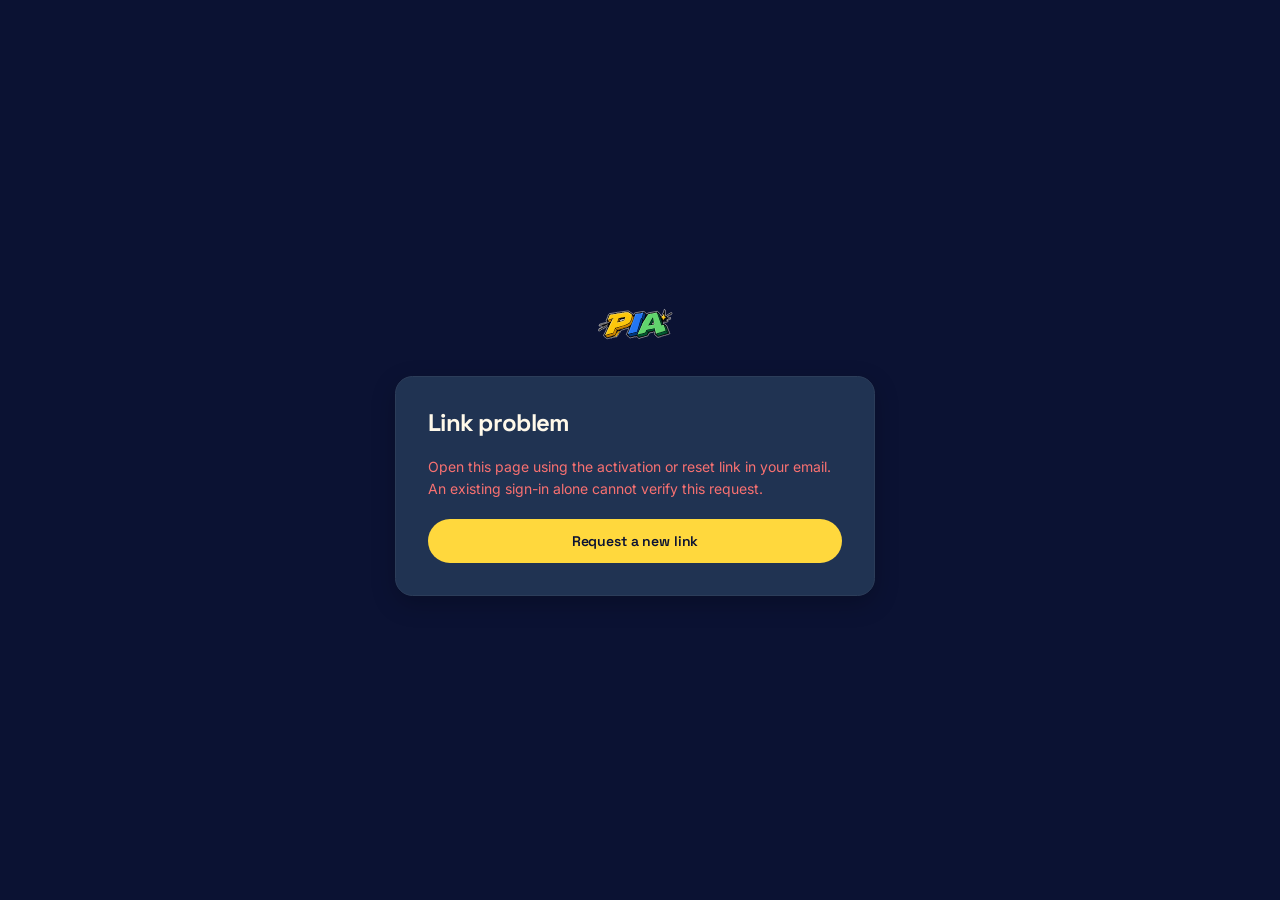
<file: assets/html/sign-up.html>
<!DOCTYPE html>
<html lang="en" data-theme="dark">

<head>
    <meta charset="UTF-8">
    <meta name="viewport" content="width=device-width, initial-scale=1.0">
    <meta name="color-scheme" content="light dark">

    <script src="../js/shared/theme-boot.js"></script>
    <meta name="robots" content="noindex">
    <title>Set Your Password — PIA</title>

    <script src="/assets/js/vendor/supabase.js"></script>

    <link rel="stylesheet" href="../../styles/global.css?v=20261128s">
    <link rel="stylesheet" href="../../styles/auth/auth.css?v=20261128s">
    <link rel="icon" type="image/png" sizes="32x32" href="/assets/images/favicon-32.png">
    <link rel="icon" type="image/png" sizes="16x16" href="/assets/images/favicon-16.png">
    <link rel="apple-touch-icon" href="/assets/images/apple-touch-icon.png">
</head>

<body>

    <svg width="0" height="0" style="position:absolute" aria-hidden="true" focusable="false">
        <defs>
            <symbol id="i-check" viewBox="0 0 24 24"><path d="m5 12.5 4.5 4.5L19 7.5"/></symbol>
            <symbol id="i-alert" viewBox="0 0 24 24"><path d="M12 4.2 2.8 20h18.4L12 4.2Z"/><path d="M12 10.5v3.8"/><circle cx="12" cy="17.2" r=".9" fill="currentColor" stroke="none"/></symbol>
            <symbol id="i-mail" viewBox="0 0 24 24"><rect x="3" y="5" width="18" height="14" rx="2.5"/><path d="m3.6 7.2 8.4 5.8 8.4-5.8"/></symbol>
            <symbol id="i-key" viewBox="0 0 24 24"><rect x="4" y="10" width="16" height="10.2" rx="2.5"/><path d="M7.8 10V7.6a4.2 4.2 0 0 1 8.4 0V10"/><circle cx="12" cy="15.2" r="1.2" fill="currentColor" stroke="none"/></symbol>
        </defs>
    </svg>

    <div class="auth-page">

        <div class="auth-brand">
            <a class="brand-link" href="../../index.html"><img class="site-logo" src="../../assets/images/logo.svg" alt="PIA home" width="48" height="48"></a>
        </div>

        <main class="auth-card">

            <h1 class="auth-title">Set your password</h1>
            <p class="auth-lede">Use at least 8 characters, including a letter and a number.</p>

            <form class="auth-form" id="setup-password-form" novalidate hidden>
                <div class="field">
                    <label class="label" for="setup-password">New password</label>
                    <input class="input" type="password" id="setup-password" minlength="8"
                        autocomplete="new-password" aria-describedby="setup-password-error" placeholder="Password">
                    <p id="setup-password-error" class="field-msg"></p>
                </div>

                <div class="field">
                    <label class="label" for="setup-confirm-password">Confirm password</label>
                    <input class="input" type="password" id="setup-confirm-password" minlength="8"
                        autocomplete="new-password" aria-describedby="setup-confirm-password-error" placeholder="Password">
                    <p id="setup-confirm-password-error" class="field-msg"></p>
                </div>

                <label class="auth-show-row">
                    <input type="checkbox" id="setup-show-password">
                    <span class="auth-show-box"><svg class="icon"><use href="#i-check"></use></svg></span>
                    <span class="auth-show-text">Show passwords</span>
                </label>

                <button class="btn btn-primary auth-submit" type="submit" id="setup-submit-btn" disabled>
                    Confirm and sign in
                </button>
            </form>

            <p class="auth-status hidden" id="setup-status-box" role="status">
                <svg class="icon"><use href="#i-alert"></use></svg>
                <span></span>
            </p>

            <button type="button" class="btn btn-secondary" id="setup-retry" hidden>Retry verification</button>
            <nav class="auth-hint" id="setup-link-actions" aria-label="Request a new link" hidden>
                <a class="btn btn-primary" href="../../index.html?signin=expired">Request a new link</a>
            </nav>
            <a class="btn btn-primary" id="setup-signin" href="../../index.html?signin=student" hidden>Sign in</a>
        </main>
    </div>

    <script src="../js/shared/site-config.js?v=20261031a"></script>
    <script src="../js/shared/helpers.js?v=20261031c"></script>
    <script src="../js/shared/device.js?v=20261031a"></script>
    <script src="../js/shared/student-guard.js?v=20261031a"></script>
    <script src="../js/shared/idle-timeout.js?v=20261031c"></script>
    <script src="../js/shared/activity-tracking.js?v=20261031a"></script>
    <script src="../js/shared/session-guard.js?v=20261126a"></script>
    <script src="../js/shared/page-extras.js?v=20261031a"></script>
    <script src="../js/shared/device-revoke.js?v=20261031b"></script>
    <script src="../js/shared/stage-sync.js?v=20261031a"></script>
    <script src="../js/sign-up/authentication.js?v=20261121i"></script>
</body>

</html>
</file>
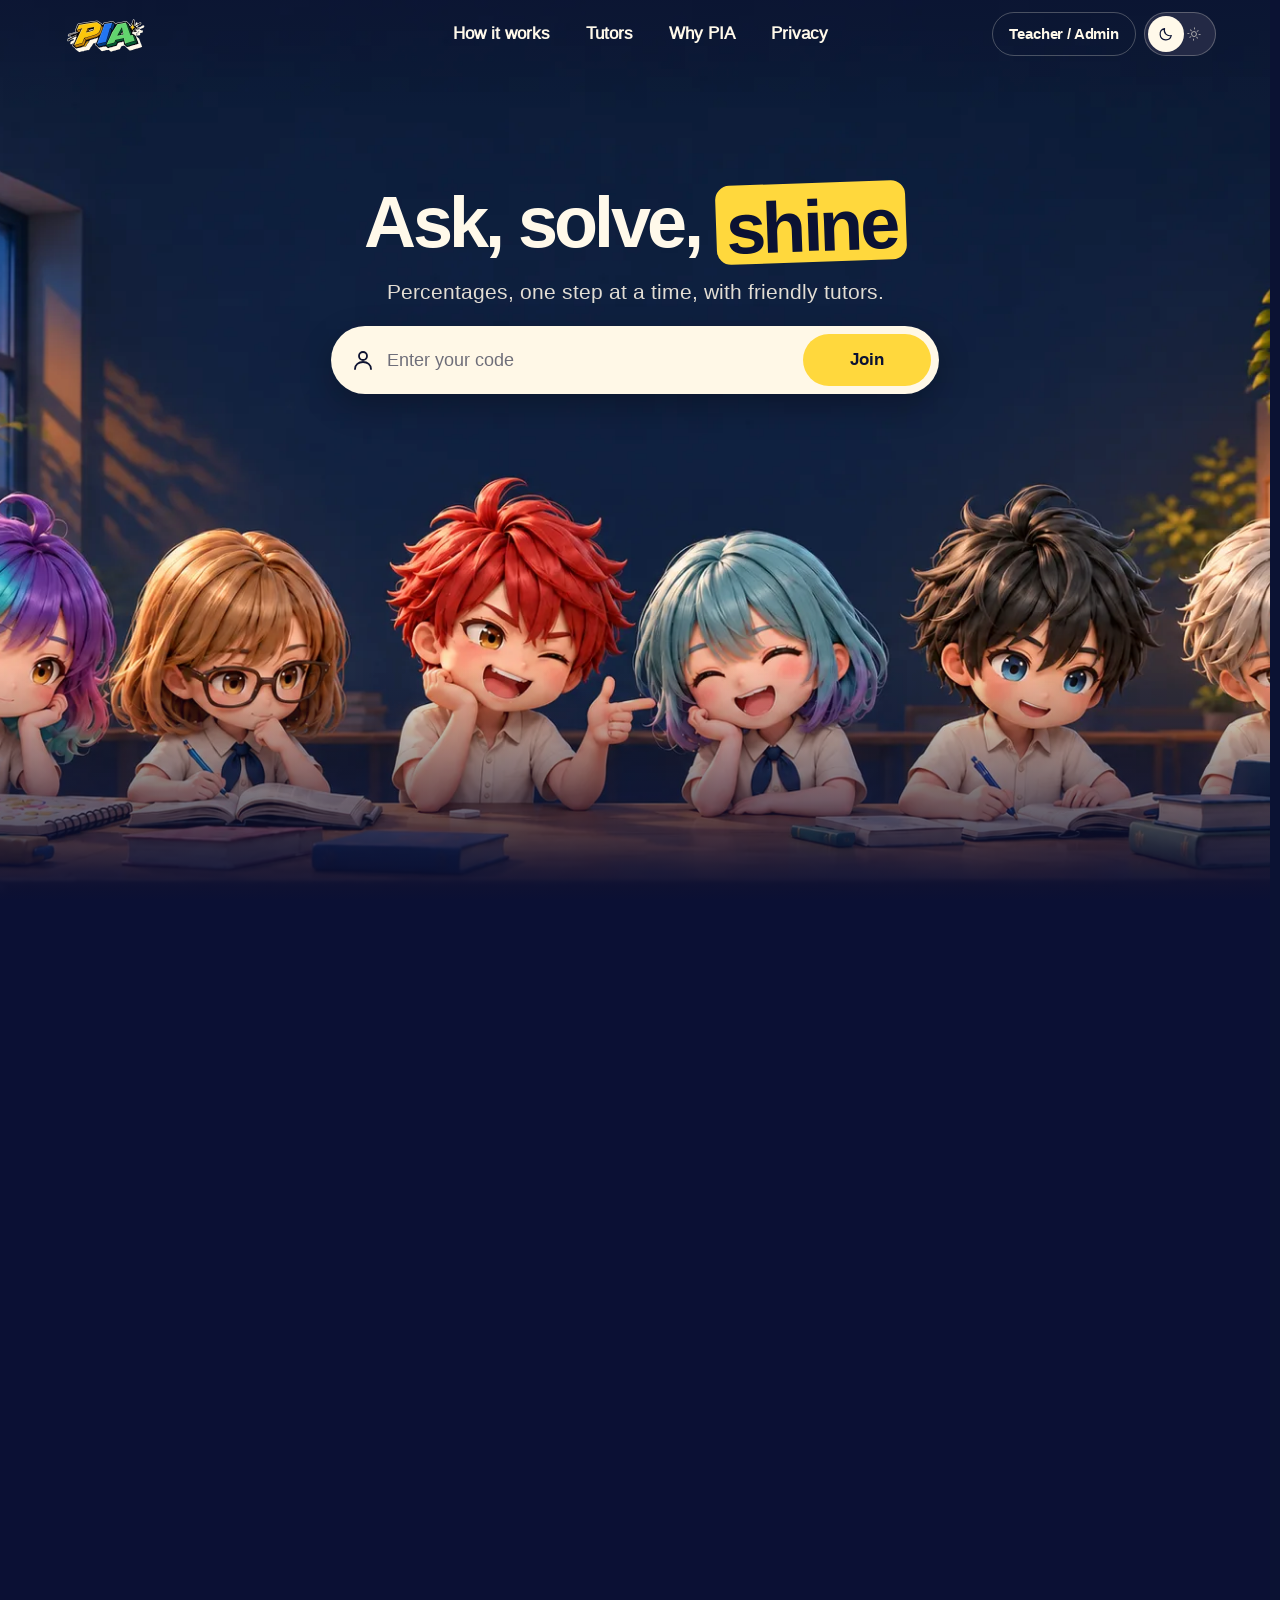
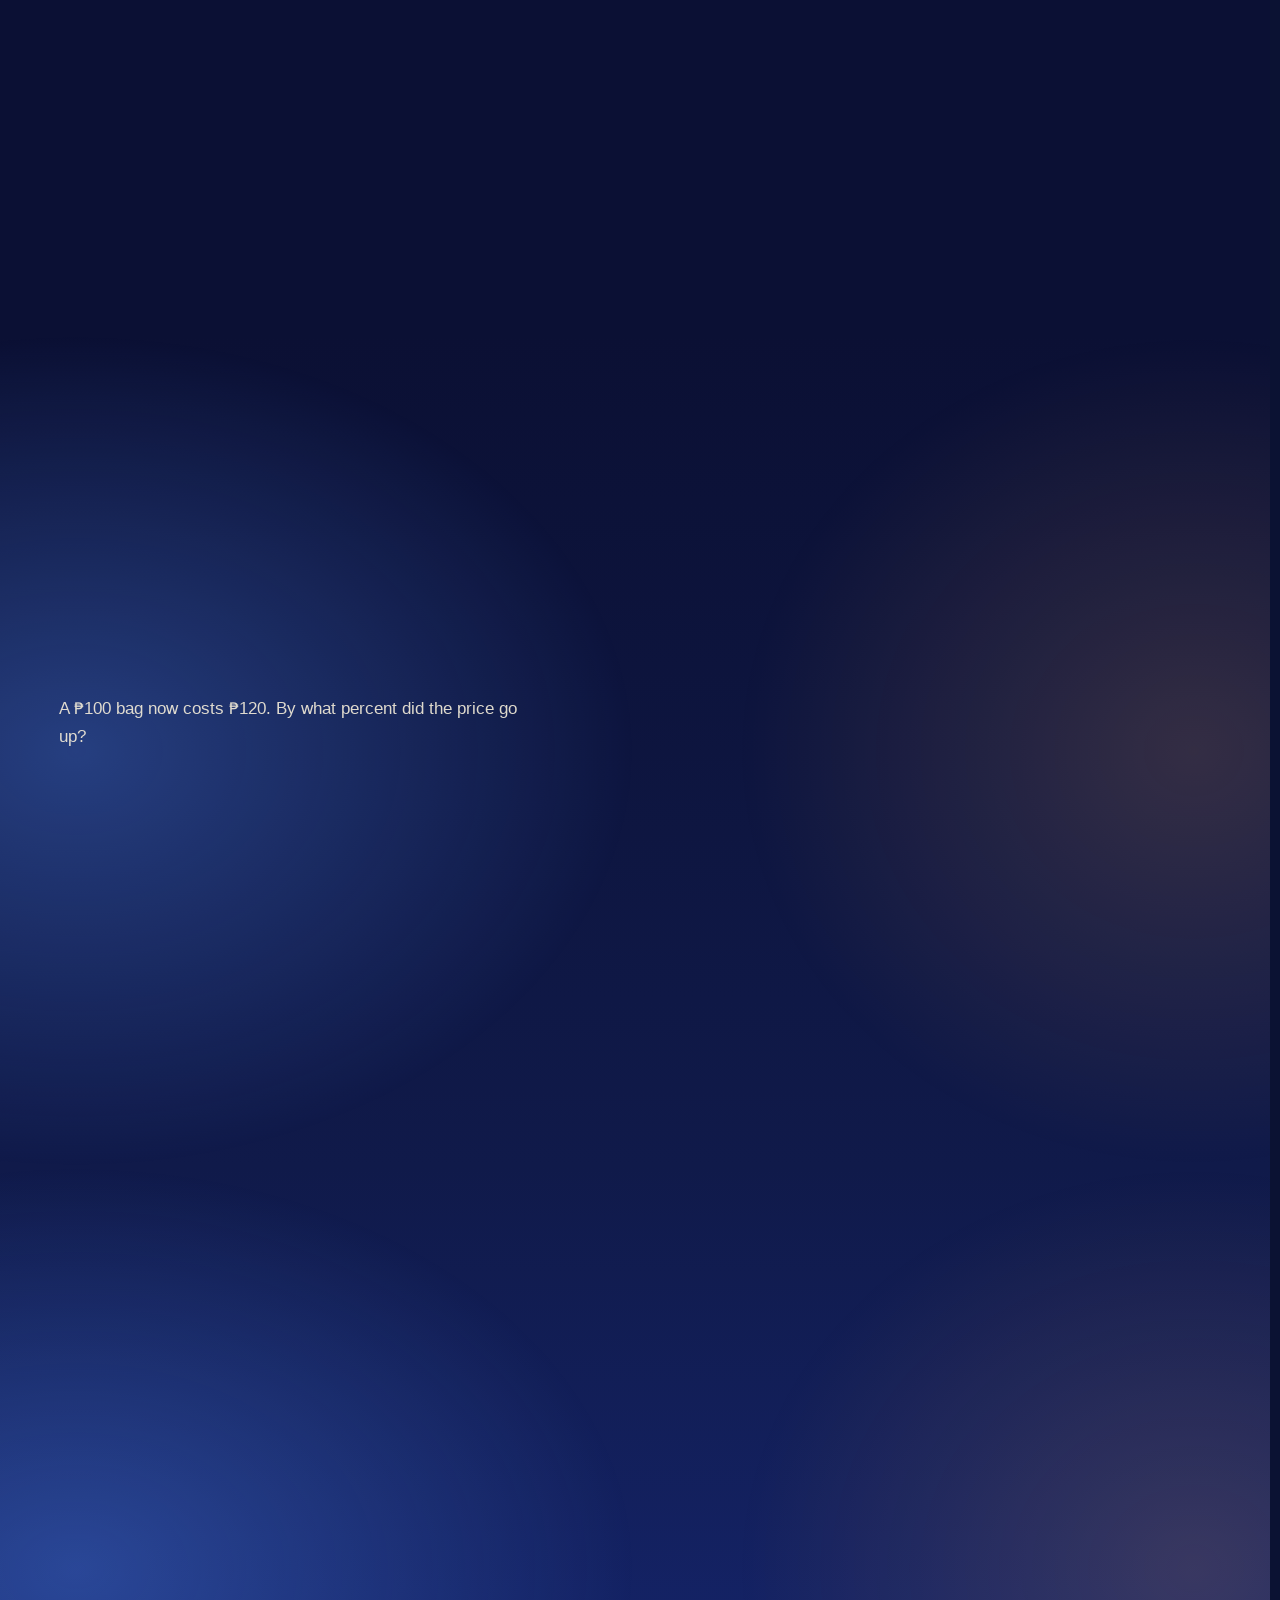
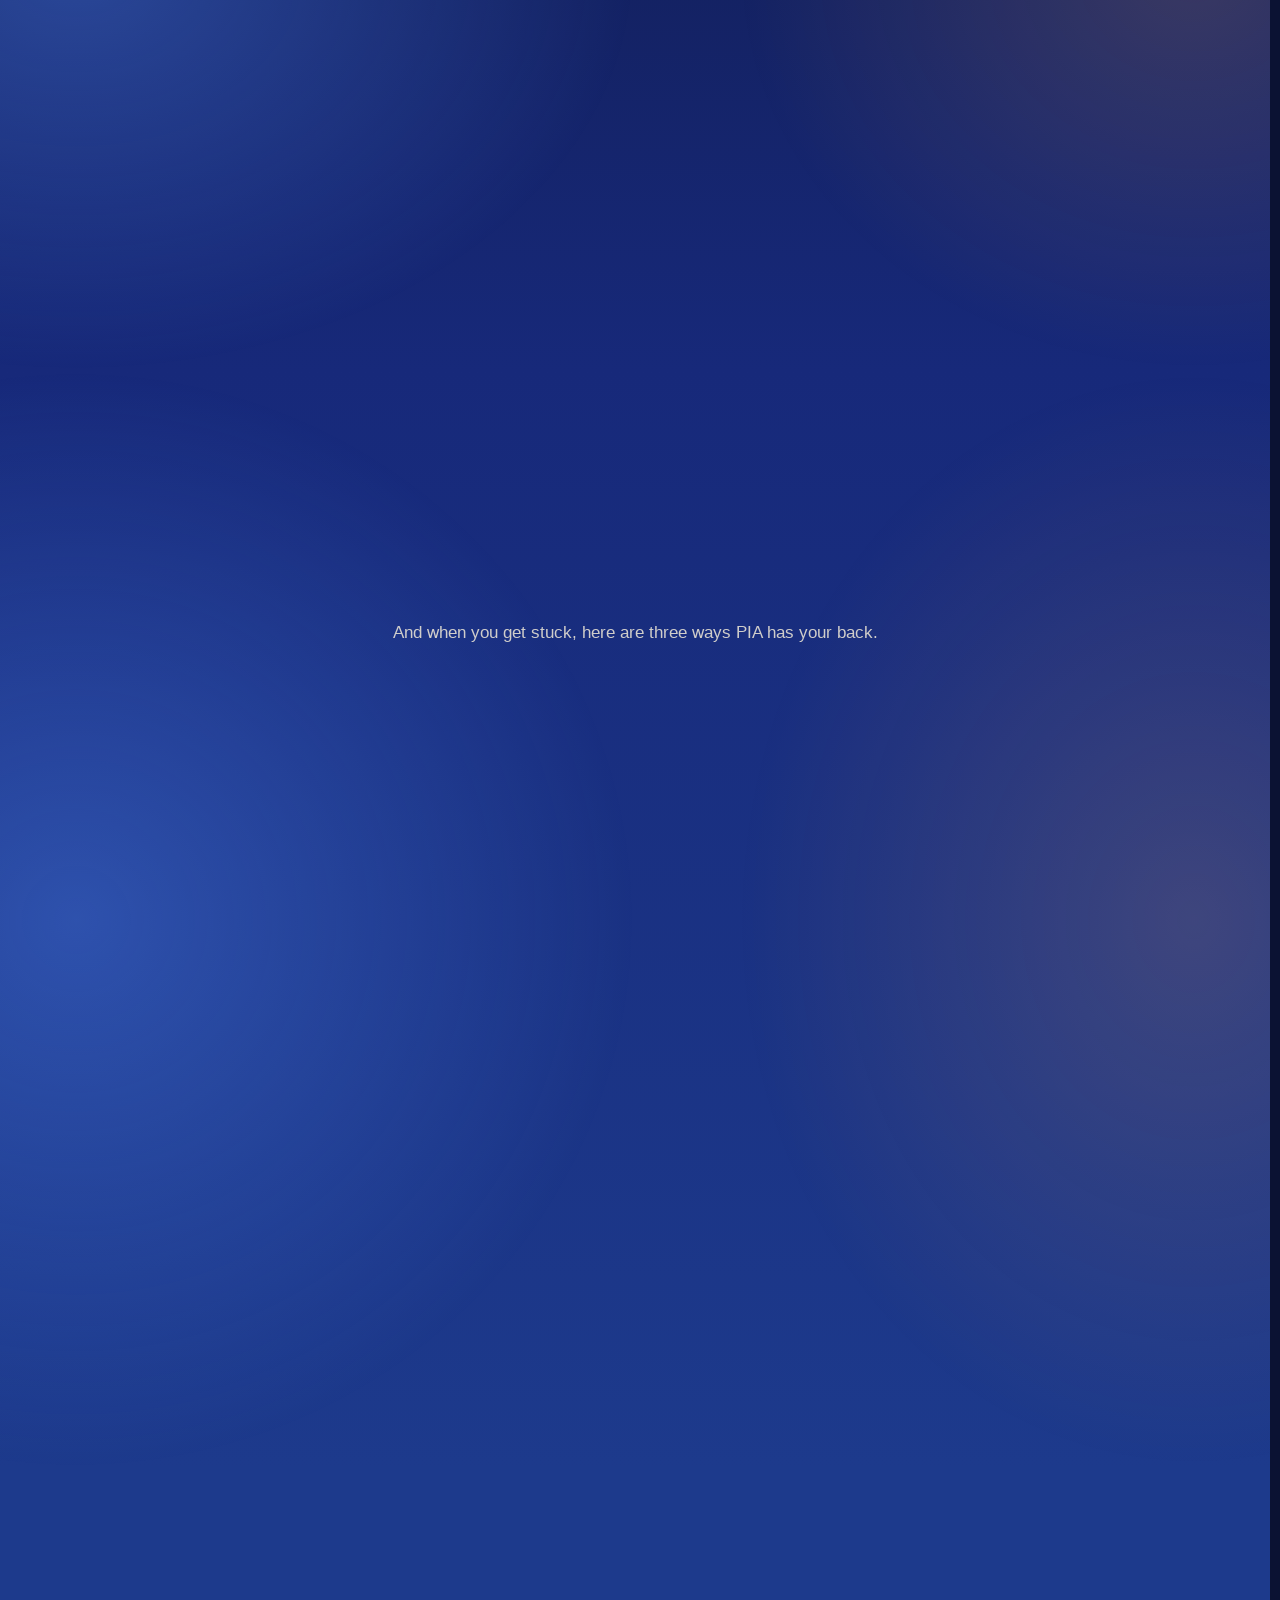
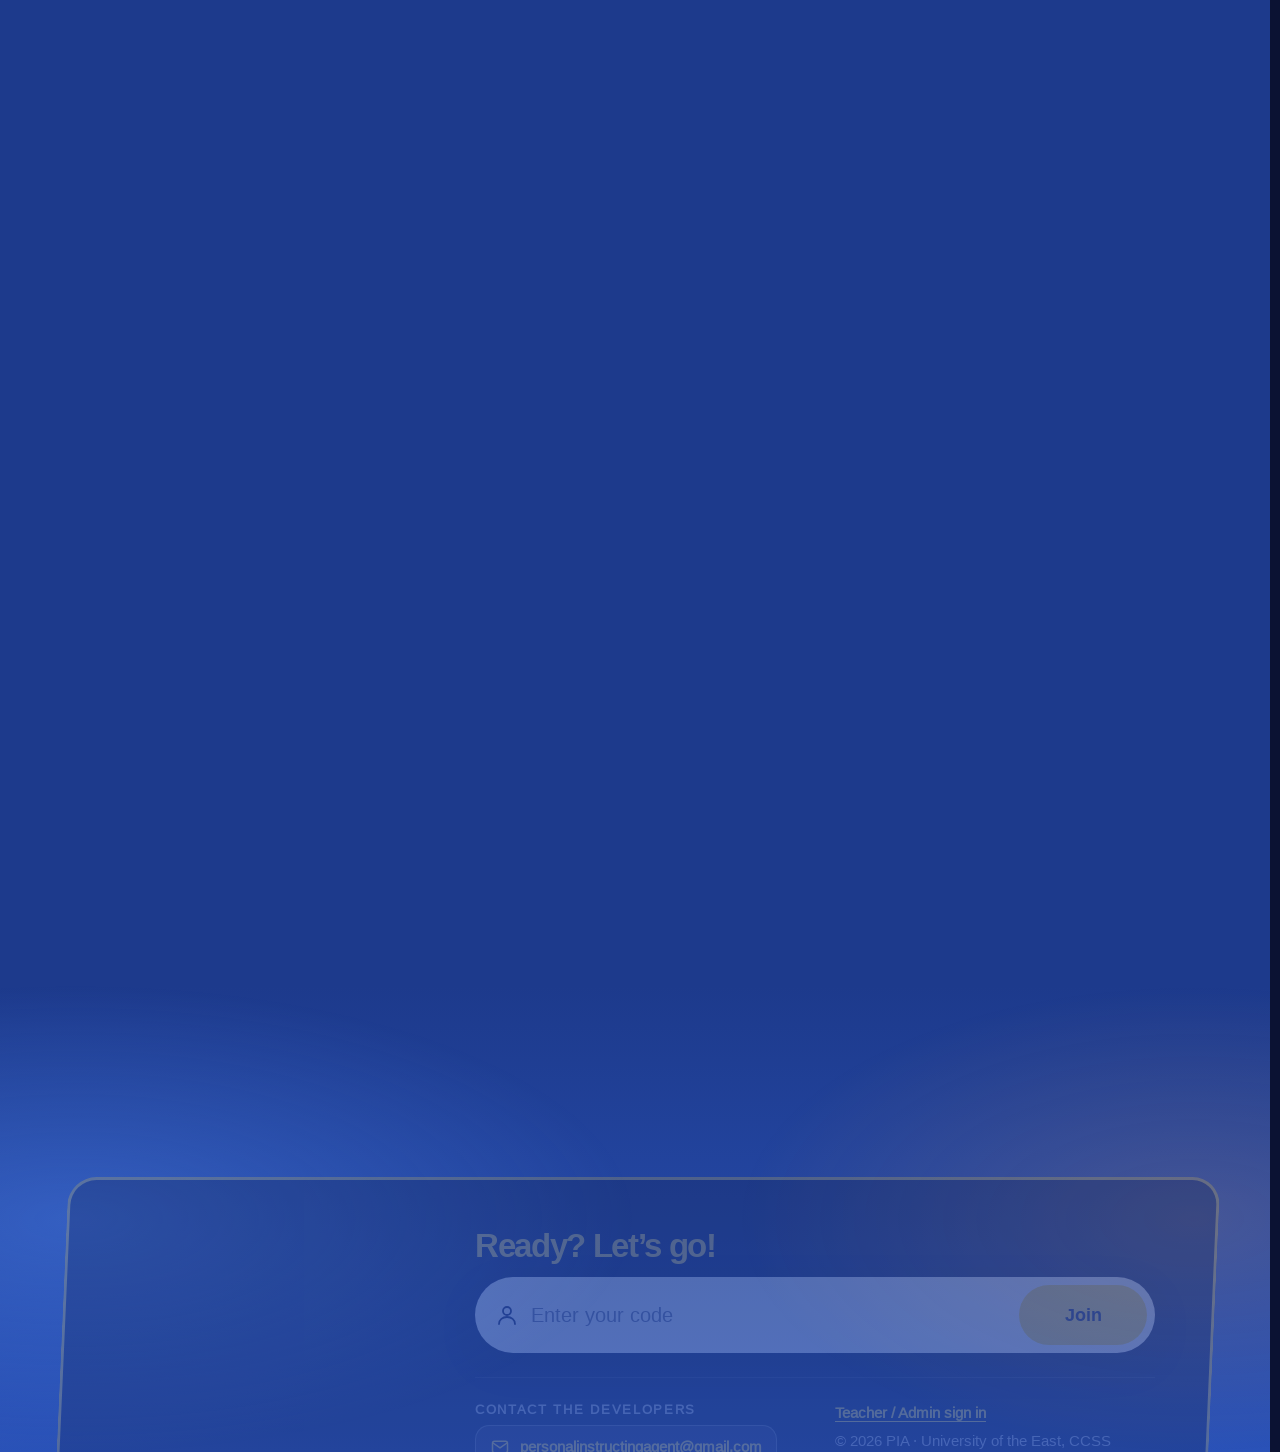
<file: student/html/character-selection.html>
<!DOCTYPE html>
<html lang="en" data-theme="dark" data-surface="comic">

<head>
    <meta charset="UTF-8">
    <meta name="viewport" content="width=device-width, initial-scale=1.0">
    <meta name="color-scheme" content="light dark">

    <script src="../../assets/js/shared/theme-boot.js"></script>
    <title>PIA</title>

    <script src="/assets/js/vendor/supabase.js"></script>

    <link rel="stylesheet" href="../../styles/global.css?v=20261128s">
    <link rel="stylesheet" href="../../styles/student/student-journey.css?v=20261129a">
    <link rel="stylesheet" href="../../styles/student/student-paper.css?v=20261129a">
    <link rel="stylesheet" href="../../styles/student/landing-look.css?v=20261129b">
    <link rel="icon" type="image/png" sizes="32x32" href="/assets/images/favicon-32.png">
    <link rel="icon" type="image/png" sizes="16x16" href="/assets/images/favicon-16.png">
    <link rel="apple-touch-icon" href="/assets/images/apple-touch-icon.png">
</head>

<body class="opacity-0 paper landing-look">

    <svg width="0" height="0" style="position:absolute" aria-hidden="true" focusable="false">
        <defs>
            <symbol id="i-x" viewBox="0 0 24 24"><path d="M18 6 6 18M6 6l12 12"/></symbol>
        </defs>
    </svg>

    <div class="journey">
        <div class="journey-ambient journey-ambient--classroom" aria-hidden="true"></div>

        <header class="journey-bar">
            <div class="journey-shell journey-bar-inner">
                <div class="journey-brand">
                    <span class="brand-link"><img class="site-logo" src="../../assets/images/logo.svg" alt="PIA" width="48" height="48"></span>
                </div>

                <div class="journey-bar-right">
                    <button class="btn btn-signout" id="signout-btn" data-signout data-no-who>Quit</button>
                    <button type="button" class="btn btn-signout btn-theme theme-switch" id="theme-toggle" aria-label="Switch to light theme">
                        <svg class="theme-sun" viewBox="0 0 24 24" width="20" height="20" aria-hidden="true" focusable="false"><circle cx="12" cy="12" r="4"/><path d="M12 2v3M12 19v3M2 12h3M19 12h3M4.9 4.9l2.1 2.1M17 17l2.1 2.1M19.1 4.9 17 7M7 17l-2.1 2.1"/></svg>
                        <svg class="theme-moon" viewBox="0 0 24 24" width="20" height="20" aria-hidden="true" focusable="false"><path d="M20 14.5A8 8 0 0 1 9.5 4 8 8 0 1 0 20 14.5Z"/></svg>
                    </button>
                </div>
            </div>
        </header>

        <main class="journey-main">
            <div class="journey-shell">

                <h1 class="pick-title">Choose your tutor</h1>

                <div class="pick-scene" id="pick-scene">
                    <div class="persona-grid pick-head" role="group" aria-label="Tutors">
                        <button type="button" class="persona-card" aria-pressed="false"
                            data-character="pia-open"
                            data-tag="Always finds the “why”"
                            data-more="Starts with why a rule exists, then shows you how to use it. Good if a formula feels arbitrary until you know where it came from."
                            data-name="Ava"
                            data-lines="Hi, I’m Ava! I like to ask “why” before we do the “how”.|Stuck on a rule? Let’s find out where it came from!|Great thinking! Shall we explore the next one together?"
                            data-fallback-img="../../assets/images/tutors/pia-open/default-still.webp">
                            <span class="persona-thumb"><img src="../../assets/images/heads/pia-open.webp" alt="" width="52" height="52"></span>
                            <span class="persona-text"><span class="persona-name">Ava</span><span class="persona-tag">Finds the why</span></span>
                        </button>
                        <button type="button" class="persona-card" aria-pressed="false"
                            data-character="pia-conscientious"
                            data-tag="Never misses a detail"
                            data-more="Works every problem through the same numbered steps. Nothing skipped, nothing assumed, and no shortcut you did not ask for."
                            data-name="Cara"
                            data-lines="Hi, I’m Cara! I check every step, so nothing gets missed.|Same order, every time. Let’s go through it together!"
                            data-fallback-img="../../assets/images/tutors/pia-conscientious/default-still.webp">
                            <span class="persona-thumb"><img src="../../assets/images/heads/pia-conscientious.webp" alt="" width="52" height="52"></span>
                            <span class="persona-text"><span class="persona-name">Cara</span><span class="persona-tag">Every detail</span></span>
                        </button>
                        <button type="button" class="persona-card" aria-pressed="false"
                            data-character="pia-extravert"
                            data-tag="Keeps the energy up"
                            data-more="Keeps the rally going with quick prompts and quick checks, and moves on the moment a topic clicks. Built to outrun boredom."
                            data-name="Theo"
                            data-lines="Hey, I’m Theo! Let’s make maths quick and fun!|Short questions, fast turns. You’ve got this!|Woohoo! Ready for the next one?"
                            data-fallback-img="../../assets/images/tutors/pia-extravert/default-still.webp">
                            <span class="persona-thumb"><img src="../../assets/images/heads/pia-extravert.webp" alt="" width="52" height="52"></span>
                            <span class="persona-text"><span class="persona-name">Theo</span><span class="persona-tag">High energy</span></span>
                        </button>
                        <button type="button" class="persona-card" aria-pressed="false"
                            data-character="pia-agreeable"
                            data-tag="Patient every single time"
                            data-more="Checks in often and never marks you wrong. Ask the same thing five times and the fifth answer is as patient as the first."
                            data-name="Amy"
                            data-lines="Hi, I’m Amy! I’ll ask how it’s going, and I really mean it.|Take your time. I’m right here with you.|You did it! Let’s keep going together!"
                            data-fallback-img="../../assets/images/tutors/pia-agreeable/default-still.webp">
                            <span class="persona-thumb"><img src="../../assets/images/heads/pia-agreeable.webp" alt="" width="52" height="52"></span>
                            <span class="persona-text"><span class="persona-name">Amy</span><span class="persona-tag">Endless patience</span></span>
                        </button>
                        <button type="button" class="persona-card" aria-pressed="false"
                            data-character="pia-calm"
                            data-tag="Careful, one step at a time"
                            data-more="A careful teaching style that slows down, double-checks each step and talks through the worries along the way, as you work through percentage problems."
                            data-name="Kai"
                            data-lines="Hi, I’m Kai! Let’s check each step together.|Slow and steady. Let’s make sure it’s right!"
                            data-fallback-img="../../assets/images/tutors/pia-calm/default-still.webp">
                            <span class="persona-thumb"><img src="../../assets/images/heads/pia-calm.webp" alt="" width="52" height="52"></span>
                            <span class="persona-text"><span class="persona-name">Kai</span><span class="persona-tag">Checks every step</span></span>
                        </button>
                    </div>

                    <section class="pick-stage" id="preview-card" aria-live="polite">
                        <p class="pick-hello" id="pick-hello">Tap a tutor to say hi!</p>

                        <div class="pick-bubble" id="pick-bubble" hidden>
                            <div class="pick-bubble-text">
                                <b id="preview-name"></b>
                                <span class="pick-tag" id="pick-tag"></span>
                                <span id="preview-desc"></span>
                                <span class="pick-more" id="pick-more"></span>
                            </div>
                        </div>
                        <div class="pick-big" id="pick-big">
                            <img id="preview-bg-img" src="[data-uri]" alt="">
                        </div>

                        <div class="pick-act">
                            <button class="btn btn-primary" id="lock-in-btn" data-action="confirm" disabled hidden>Choose</button>
                            <p class="pick-status" id="status-text" role="status"></p>
                        </div>
                    </section>
                </div>
            </div>
        </main>
    </div>

    <div class="overlay" id="confirm-modal" role="dialog" aria-modal="true" aria-labelledby="confirm-heading">
        <div class="modal modal-sm" id="modal-content">
            <header class="modal-head">
                <div class="modal-head-text">
                    <h2 class="modal-title" id="confirm-heading">Lock in your tutor?</h2>
                    <p class="modal-sub">You keep this tutor for the whole study.</p>
                </div>
            </header>

            <div class="modal-body">
                <p class="modal-text">
                    This choice is final. You won't be able to swap tutors later, so pick the one
                    whose style sounds best for how you like to learn.
                </p>
            </div>

            <footer class="modal-foot">
                <button class="btn btn-secondary" data-action="close">Let me look again</button>
                <button class="btn btn-primary" data-action="lock">Yes, lock it in</button>
            </footer>
        </div>
    </div>

    <script src="../../assets/js/shared/site-config.js?v=20261031a"></script>
    <script src="../../assets/js/shared/helpers.js?v=20261031c"></script>
    <script src="../../assets/js/shared/device.js?v=20261031a"></script>
    <script src="../../assets/js/shared/student-guard.js?v=20261031a"></script>
    <script src="../../assets/js/shared/idle-timeout.js?v=20261031c"></script>
    <script src="../../assets/js/shared/activity-tracking.js?v=20261127b"></script>
    <script src="../../assets/js/shared/session-guard.js?v=20261127b"></script>
    <script src="../../assets/js/shared/page-extras.js?v=20261031a"></script>
    <script src="../../assets/js/shared/device-revoke.js?v=20261031b"></script>
    <script src="../../assets/js/shared/stage-sync.js?v=20261201a"></script>
    <script src="../js/journey-header.js"></script>
    <script src="../js/character-selection.js"></script>
</body>

</html>
</file>
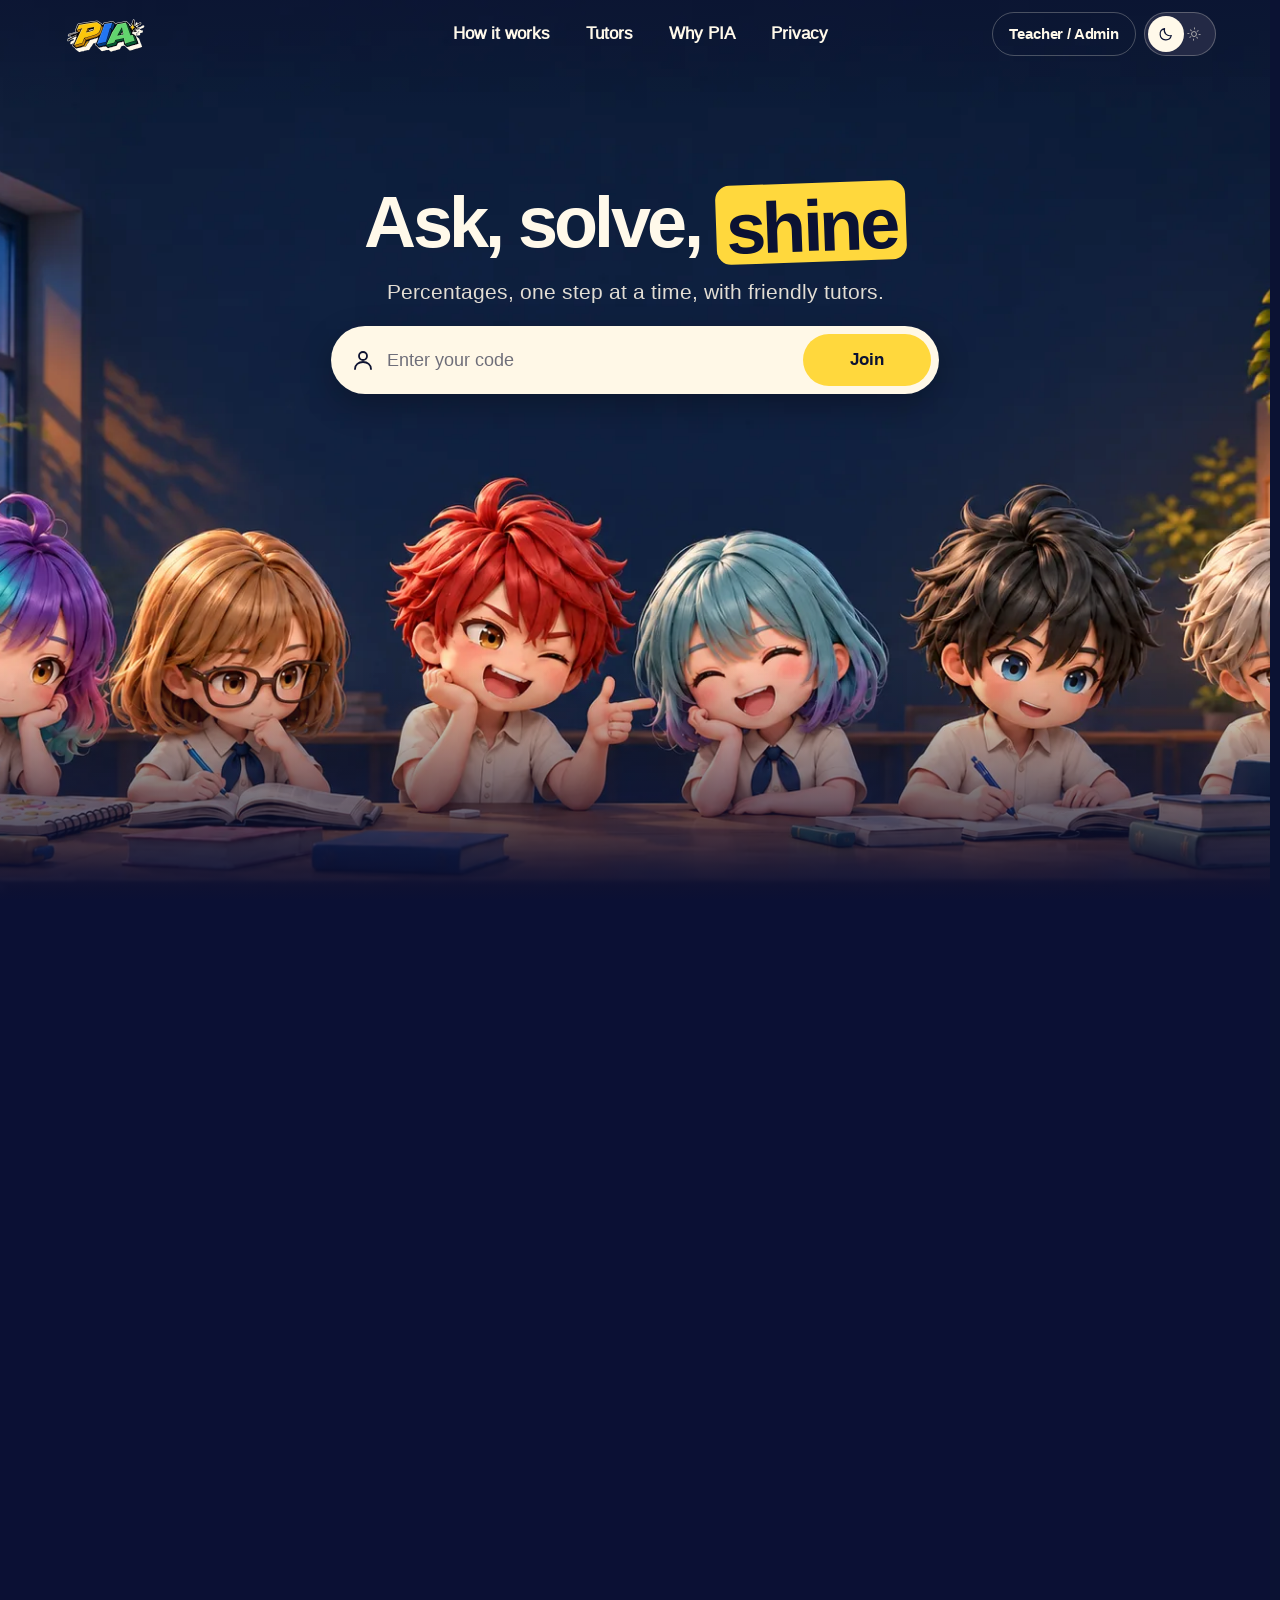
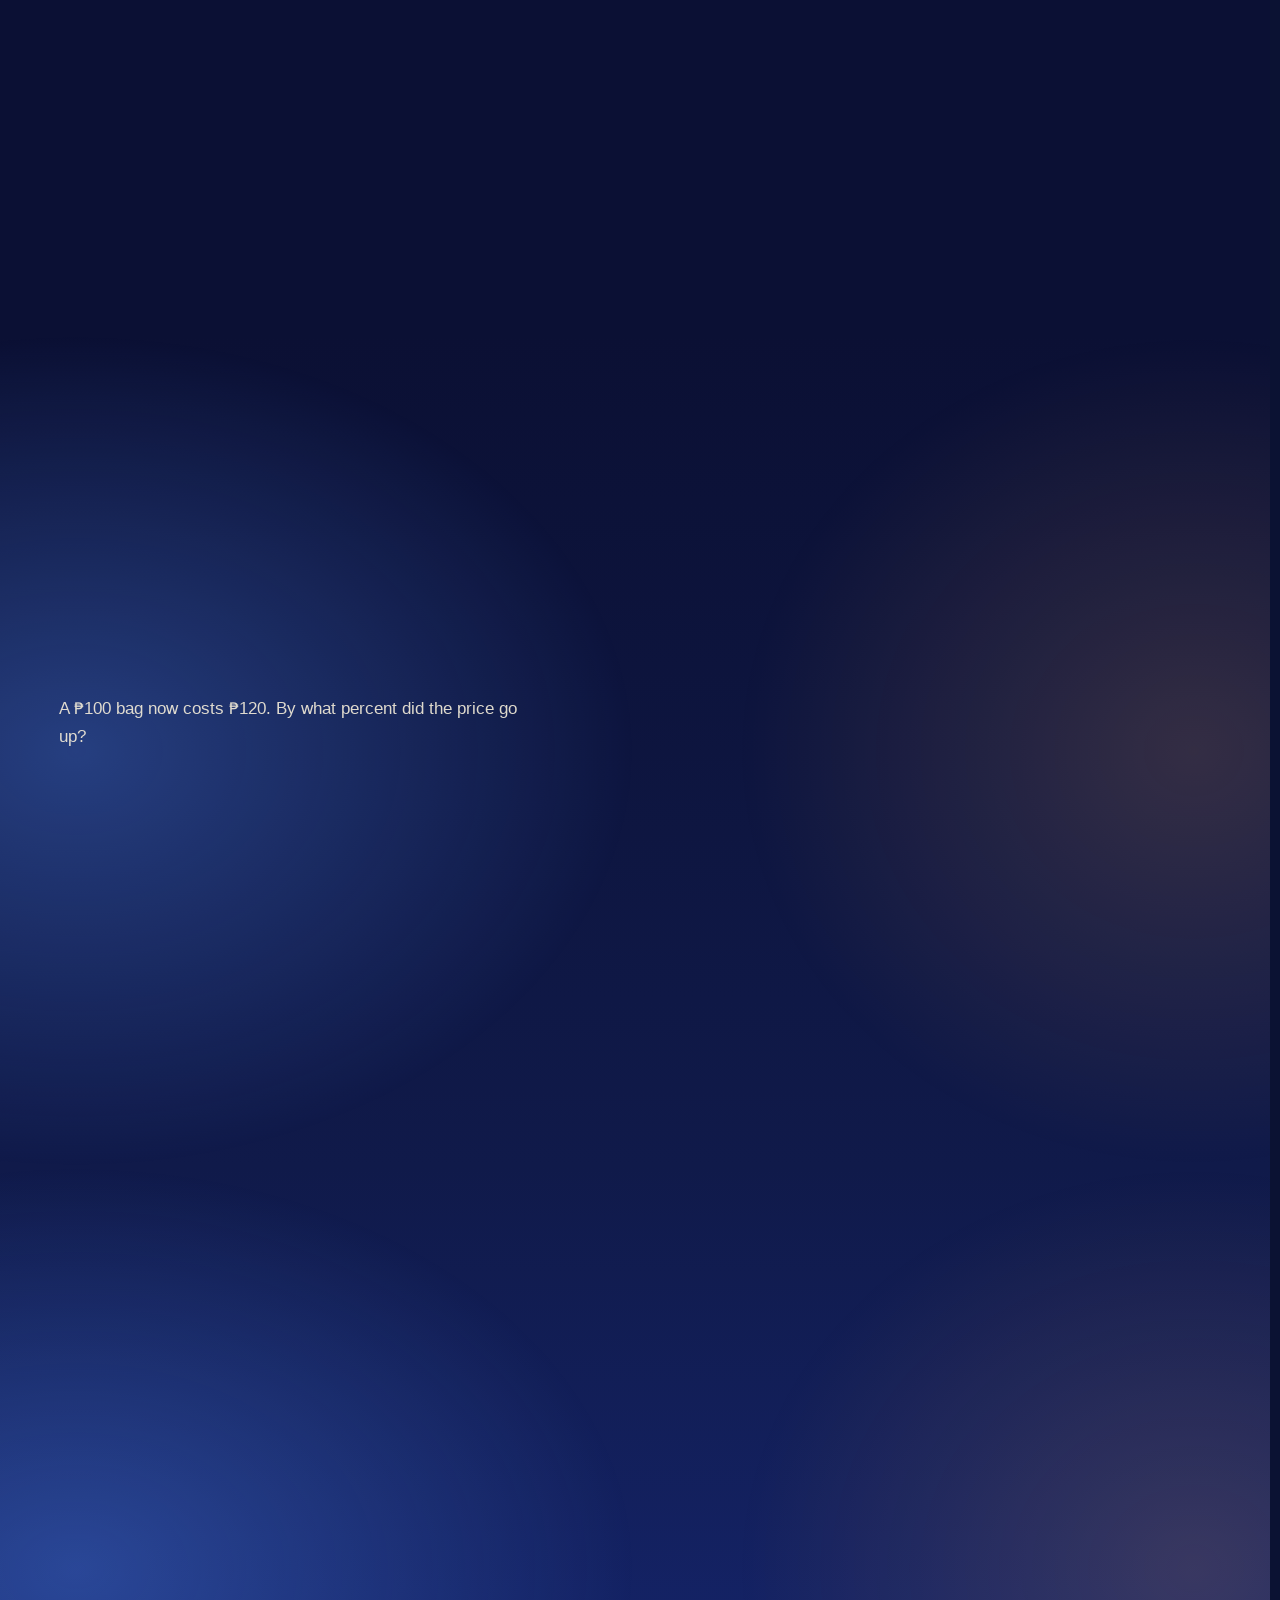
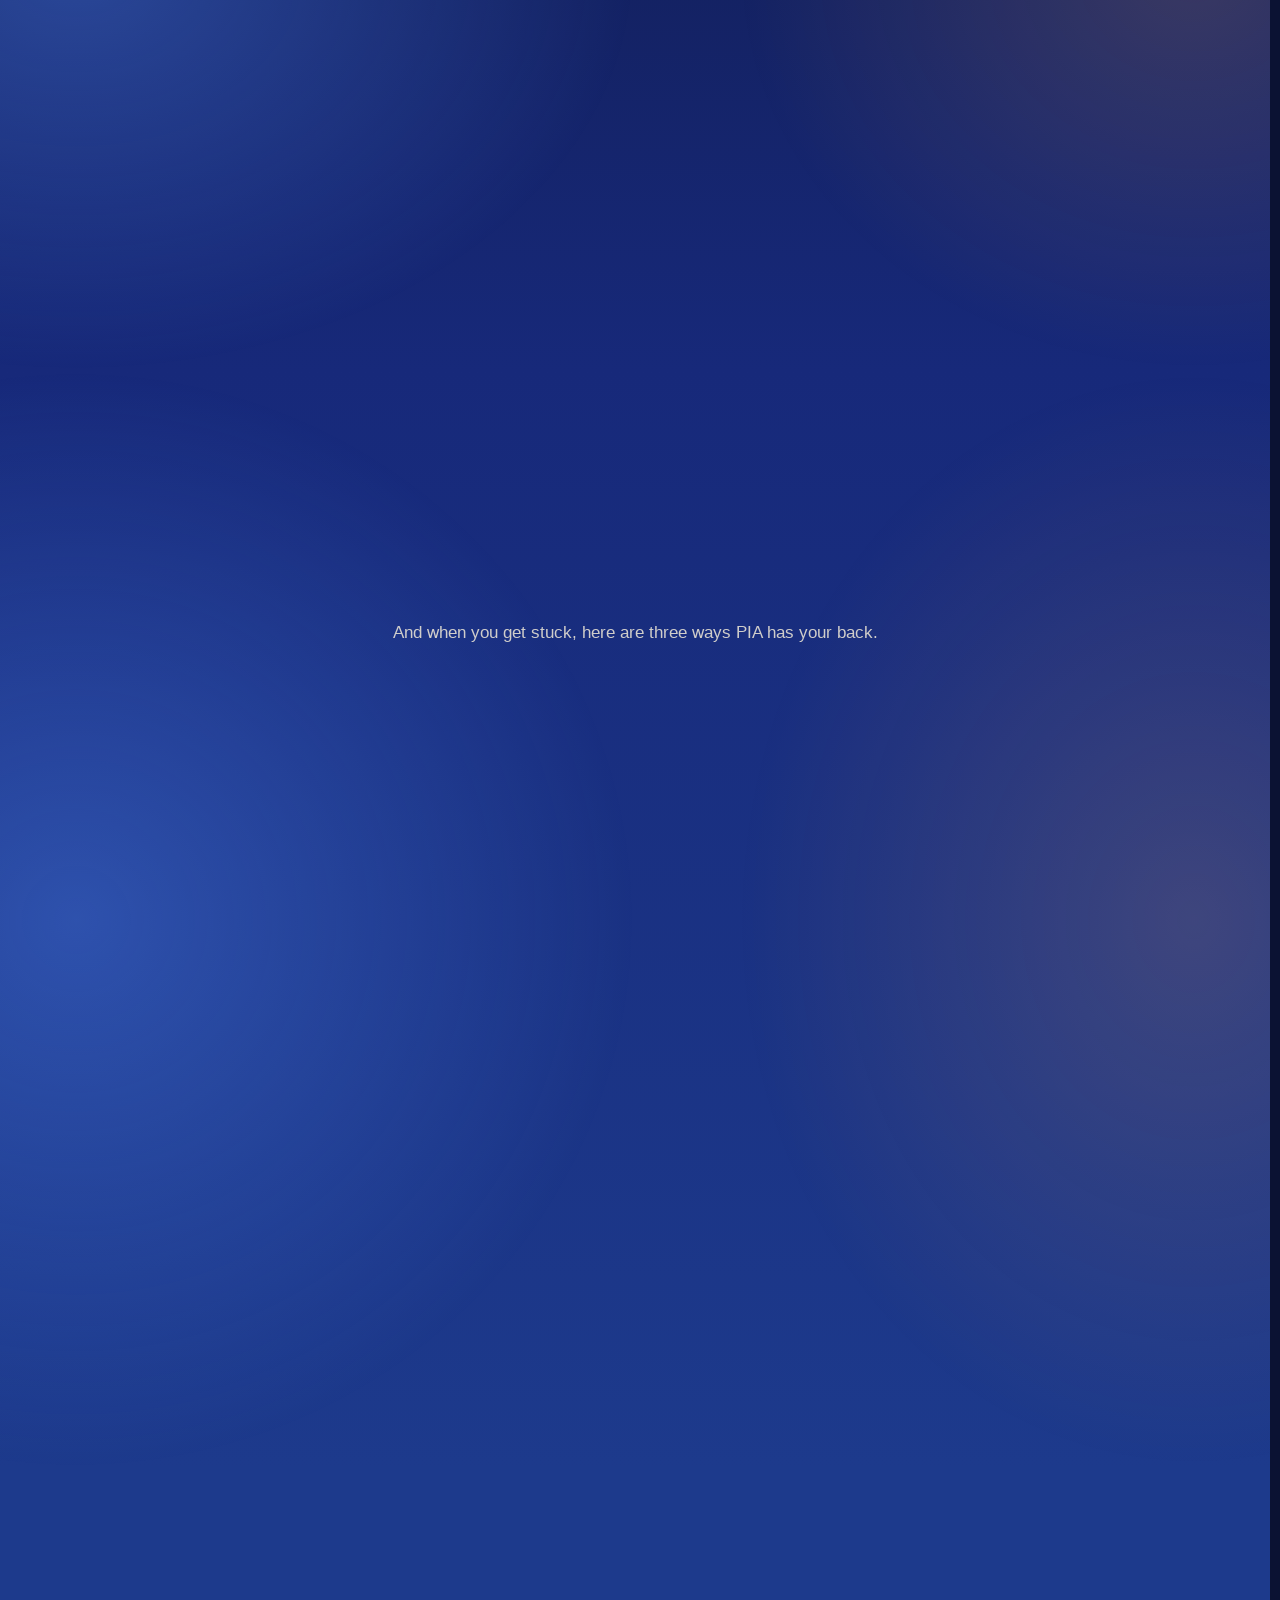
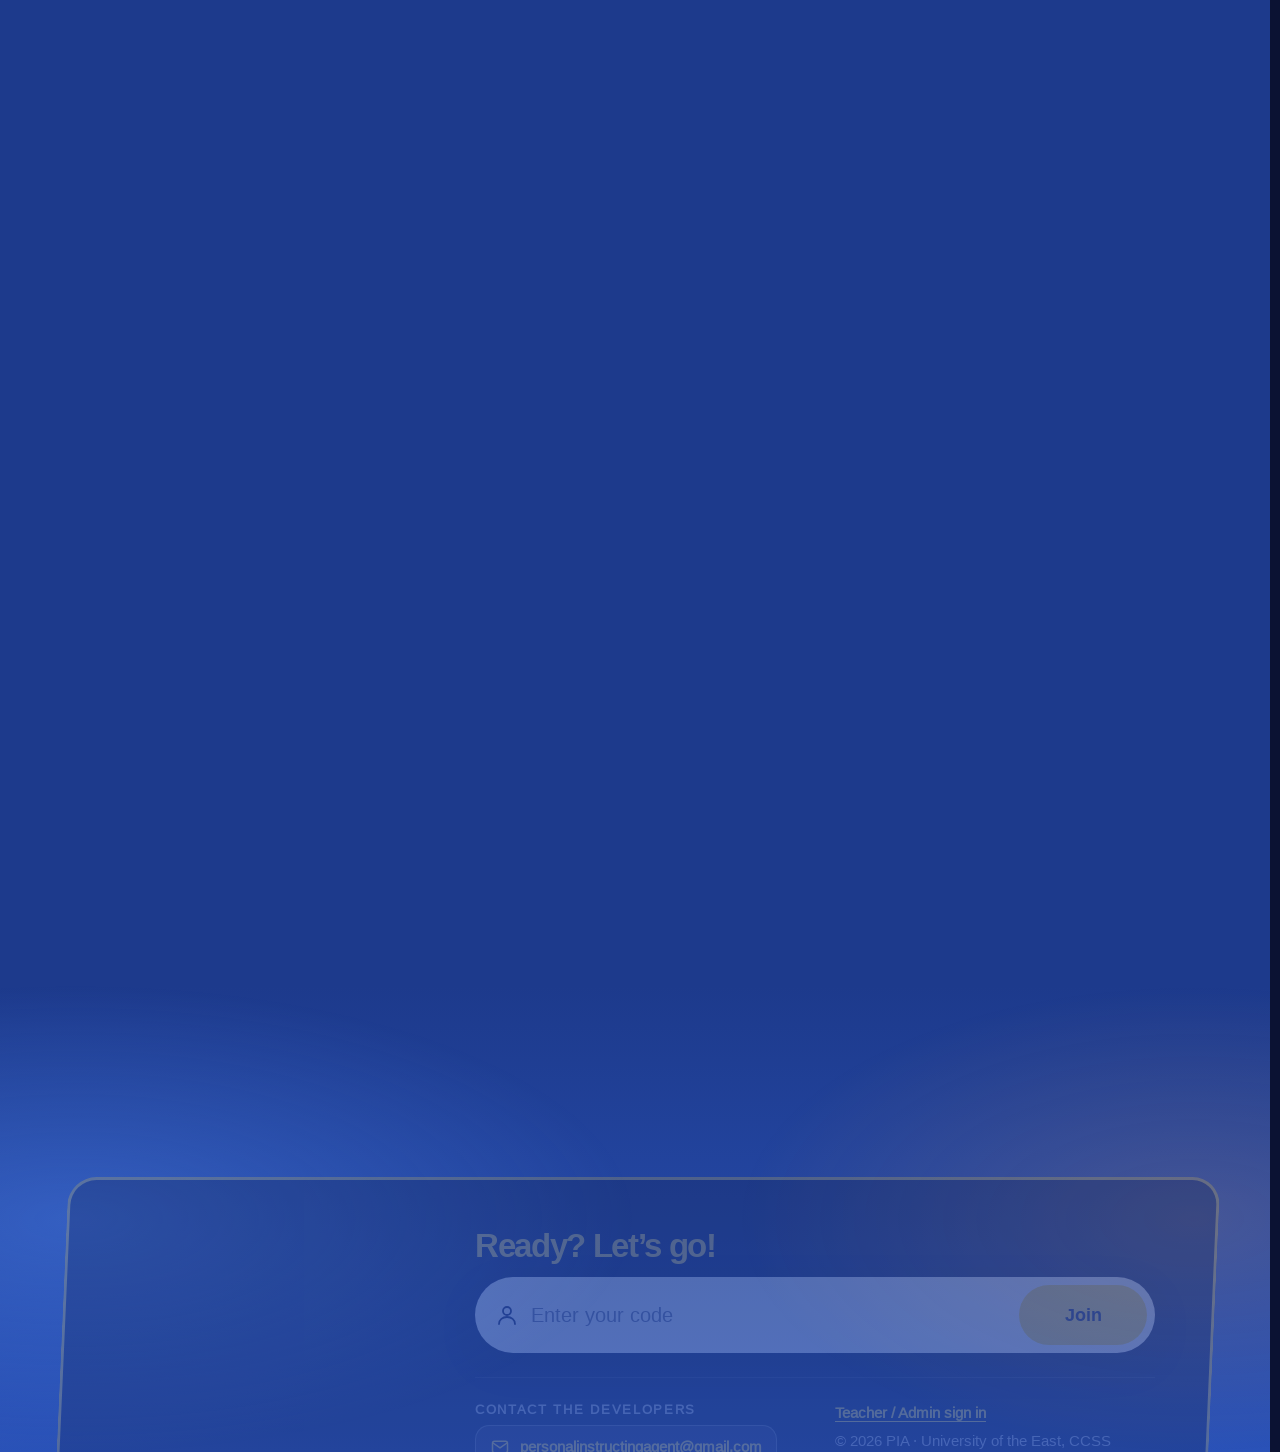
<file: student/html/ocean-test.html>
<!DOCTYPE html>
<html lang="en" data-theme="dark" data-surface="comic">

<head>
    <meta charset="UTF-8">
    <meta name="viewport" content="width=device-width, initial-scale=1.0">
    <meta name="color-scheme" content="light dark">

    <script src="../../assets/js/shared/theme-boot.js"></script>
    <title>PIA</title>

    <script src="/assets/js/vendor/supabase.js"></script>

    <link rel="stylesheet" href="../../styles/global.css?v=20261128s">
    <link rel="stylesheet" href="../../styles/student/student-journey.css?v=20261129d">
    <link rel="stylesheet" href="../../styles/student/student-paper.css?v=20261129a">
    <link rel="stylesheet" href="../../styles/student/landing-look.css?v=20261129c">
    <link rel="icon" type="image/png" sizes="32x32" href="/assets/images/favicon-32.png">
    <link rel="icon" type="image/png" sizes="16x16" href="/assets/images/favicon-16.png">
    <link rel="apple-touch-icon" href="/assets/images/apple-touch-icon.png">
</head>

<body class="opacity-0 quiz paper landing-look" data-own-quit>

    <svg width="0" height="0" style="position:absolute" aria-hidden="true" focusable="false">
        <defs>
            <symbol id="i-x" viewBox="0 0 24 24"><path d="M18 6 6 18M6 6l12 12"/></symbol>
            <symbol id="i-chev-left" viewBox="0 0 24 24"><path d="m15 6-6 6 6 6"/></symbol>
            <symbol id="i-chev-right" viewBox="0 0 24 24"><path d="m9 6 6 6-6 6"/></symbol>
        </defs>
    </svg>

    <div class="journey">
        <div class="journey-ambient journey-ambient--classroom" aria-hidden="true"></div>

        <header class="journey-bar">
            <div class="journey-shell journey-bar-inner">
                <div class="journey-brand">
                    <span class="brand-link"><img class="site-logo" src="../../assets/images/logo.svg" alt="PIA" width="48" height="48"></span>
                </div>

                <div class="journey-bar-right">

                    <button class="btn btn-signout" id="signout-btn" data-signout data-no-who>Quit</button>
                    <button type="button" class="btn btn-signout btn-theme theme-switch" id="theme-toggle" aria-label="Switch to light theme">
                        <svg class="theme-sun" viewBox="0 0 24 24" width="20" height="20" aria-hidden="true" focusable="false"><circle cx="12" cy="12" r="4"/><path d="M12 2v3M12 19v3M2 12h3M19 12h3M4.9 4.9l2.1 2.1M17 17l2.1 2.1M19.1 4.9 17 7M7 17l-2.1 2.1"/></svg>
                        <svg class="theme-moon" viewBox="0 0 24 24" width="20" height="20" aria-hidden="true" focusable="false"><path d="M20 14.5A8 8 0 0 1 9.5 4 8 8 0 1 0 20 14.5Z"/></svg>
                    </button>
                </div>
            </div>
        </header>

        <main class="journey-main">
            <div class="journey-shell">

                <div id="gatekeeper-screen"></div>

                <div id="test-container" class="hidden">
                    <div class="test-wrap">
                        <div class="question-card">
                            <p class="question-counter" id="question-counter">1 of 50</p>
                            <h1 class="question-text" id="question-text">—</h1>

                            <div class="answer-list" id="ocean-answer-list" role="group" aria-label="How much does this sound like you?">
                                <button type="button" class="ocean-answer-btn" data-score="1"><span class="answer-label">Disagree</span></button>
                                <button type="button" class="ocean-answer-btn" data-score="2"><span class="answer-label">Slightly disagree</span></button>
                                <button type="button" class="ocean-answer-btn" data-score="3"><span class="answer-label">Neutral</span></button>
                                <button type="button" class="ocean-answer-btn" data-score="4"><span class="answer-label">Slightly agree</span></button>
                                <button type="button" class="ocean-answer-btn" data-score="5"><span class="answer-label">Agree</span></button>
                            </div>

                            <div class="test-nav">
                                <button type="button" class="btn btn-secondary" id="btn-prev">
                                    <svg class="icon"><use href="#i-chev-left"></use></svg>
                                    Back
                                </button>
                                <button type="button" class="btn btn-secondary" id="btn-next" disabled>
                                    <span id="btn-next-label">Next</span>
                                    <svg class="icon"><use href="#i-chev-right"></use></svg>
                                </button>
                                <button type="button" class="btn btn-primary" id="btn-submit-ocean" disabled hidden>
                                    Submit
                                </button>
                            </div>

                            <p class="submit-hint" id="submit-hint" aria-live="polite"></p>
                        </div>
                    </div>
                </div>
            </div>
        </main>
    </div>

    <div class="overlay" id="quit-modal" role="dialog" aria-modal="true" aria-hidden="true"
        aria-labelledby="quit-heading">
        <div class="modal modal-sm" id="quit-modal-content">
            <header class="modal-head">
                <div class="modal-head-text">
                    <h2 class="modal-title" id="quit-heading">Leave the questionnaire?</h2>
                    <p class="modal-sub">Your answers so far are saved.</p>
                </div>
            </header>

            <div class="modal-body">
                <p class="modal-text">
                    If you leave now you can come back and carry on from the same question.
                    Nothing you've answered will be lost.
                </p>

                <div class="quit-progress">
                    <div class="quit-progress-row">
                        <span>Answered so far</span>
                        <b id="quit-progress-count">0 of 50</b>
                    </div>
                    <div class="bar"><div class="bar-fill" id="quit-progress-fill" style="width:0%"></div></div>
                </div>
            </div>

            <footer class="modal-foot">
                <button class="btn btn-secondary" id="quit-modal-leave">Quit for now</button>
                <button class="btn btn-primary" id="quit-modal-stay">Keep going</button>
            </footer>
        </div>
    </div>

    <div class="overlay" id="saving-modal" role="alertdialog" aria-modal="true" aria-hidden="true"
        aria-labelledby="saving-heading">
        <div class="modal modal-sm" id="saving-modal-content">
            <div class="modal-body">
                <div class="state-card">
                    <div class="spinner" aria-hidden="true"></div>
                    <h2 id="saving-heading">Saving your answers…</h2>
                    <p>This only takes a moment. Please don't close this page.</p>
                </div>
            </div>
        </div>
    </div>

    <script src="../../assets/js/shared/site-config.js?v=20261031a"></script>
    <script src="../../assets/js/shared/helpers.js?v=20261031c"></script>
    <script src="../../assets/js/shared/device.js?v=20261031a"></script>
    <script src="../../assets/js/shared/student-guard.js?v=20261031a"></script>
    <script src="../../assets/js/shared/idle-timeout.js?v=20261031c"></script>
    <script src="../../assets/js/shared/activity-tracking.js?v=20261127b"></script>
    <script src="../../assets/js/shared/session-guard.js?v=20261127b"></script>
    <script src="../../assets/js/shared/page-extras.js?v=20261031a"></script>
    <script src="../../assets/js/shared/device-revoke.js?v=20261031b"></script>
    <script src="../../assets/js/shared/stage-sync.js?v=20261201a"></script>

    <script src="../../assets/js/shared/bfpt-items.js"></script>
    <script src="../js/journey-header.js"></script>
    <script src="../js/ocean-test.js?v=20261201a"></script>
</body>

</html>
</file>
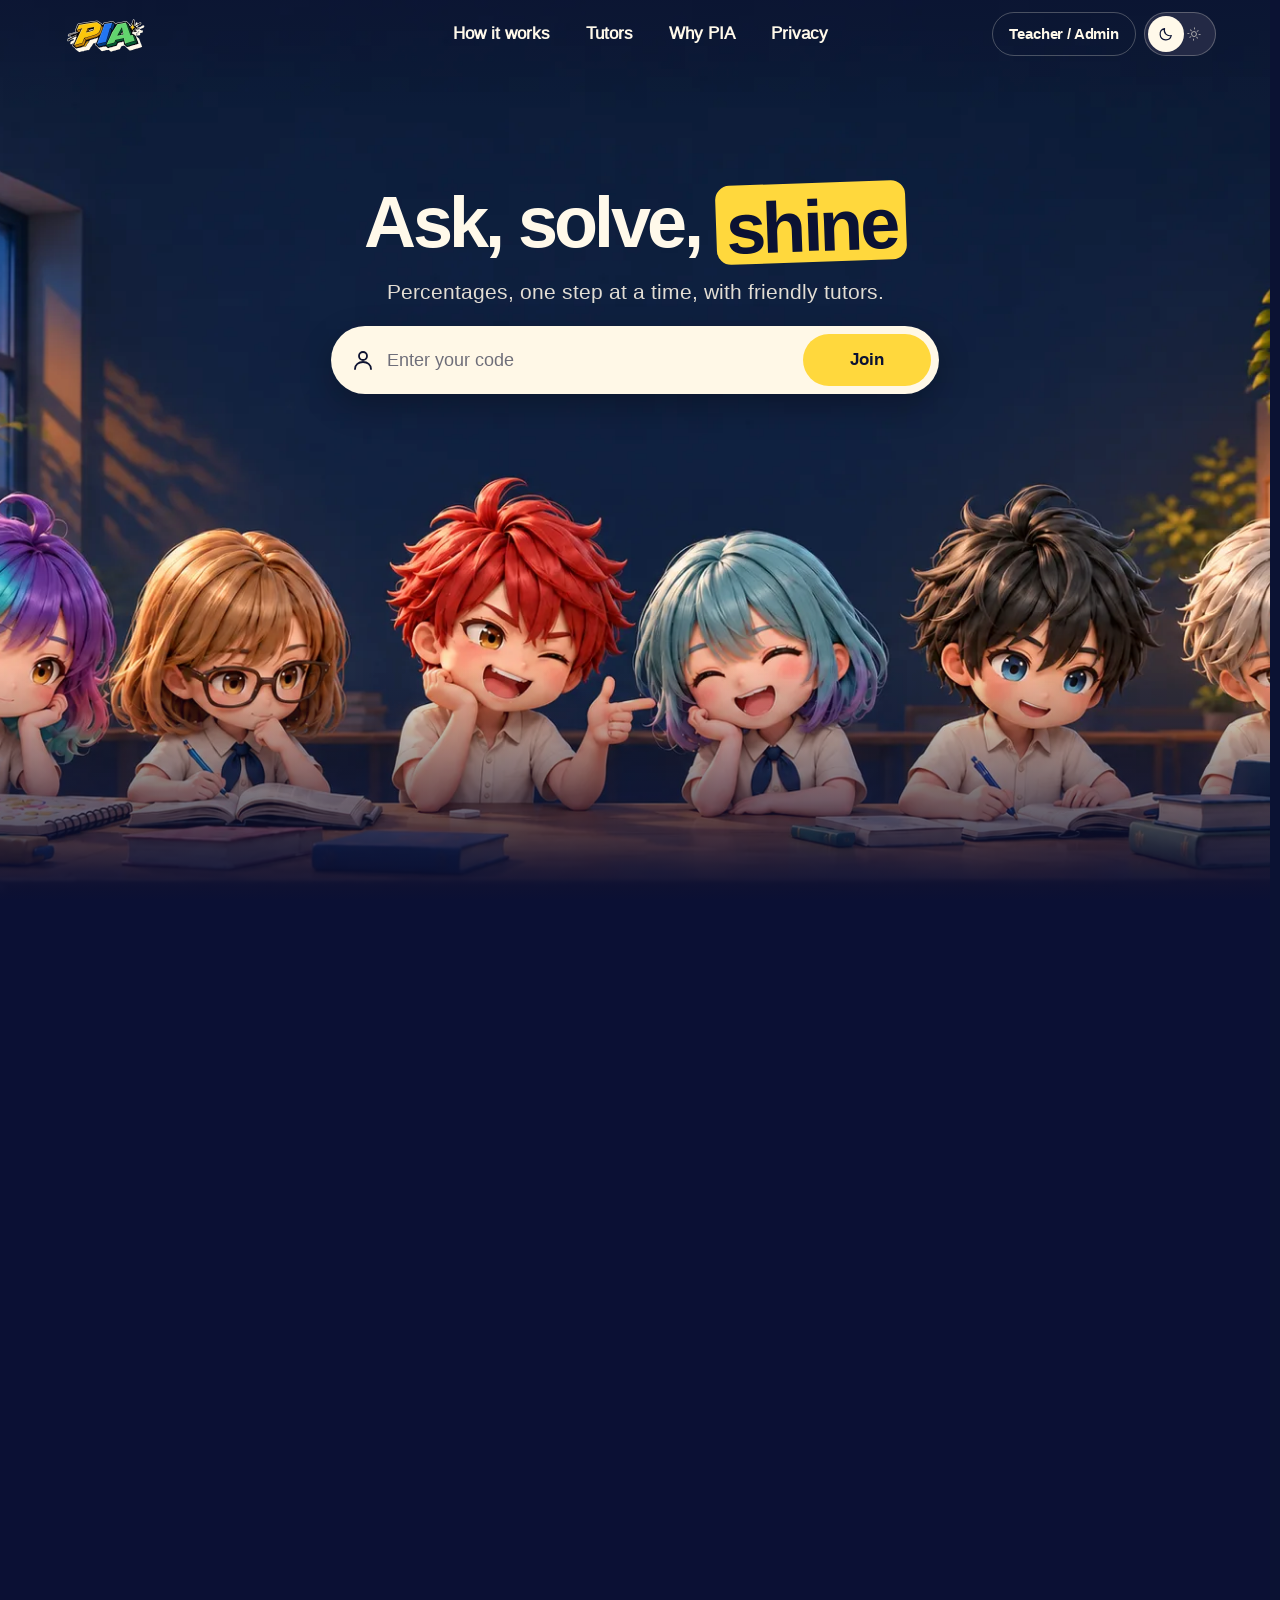
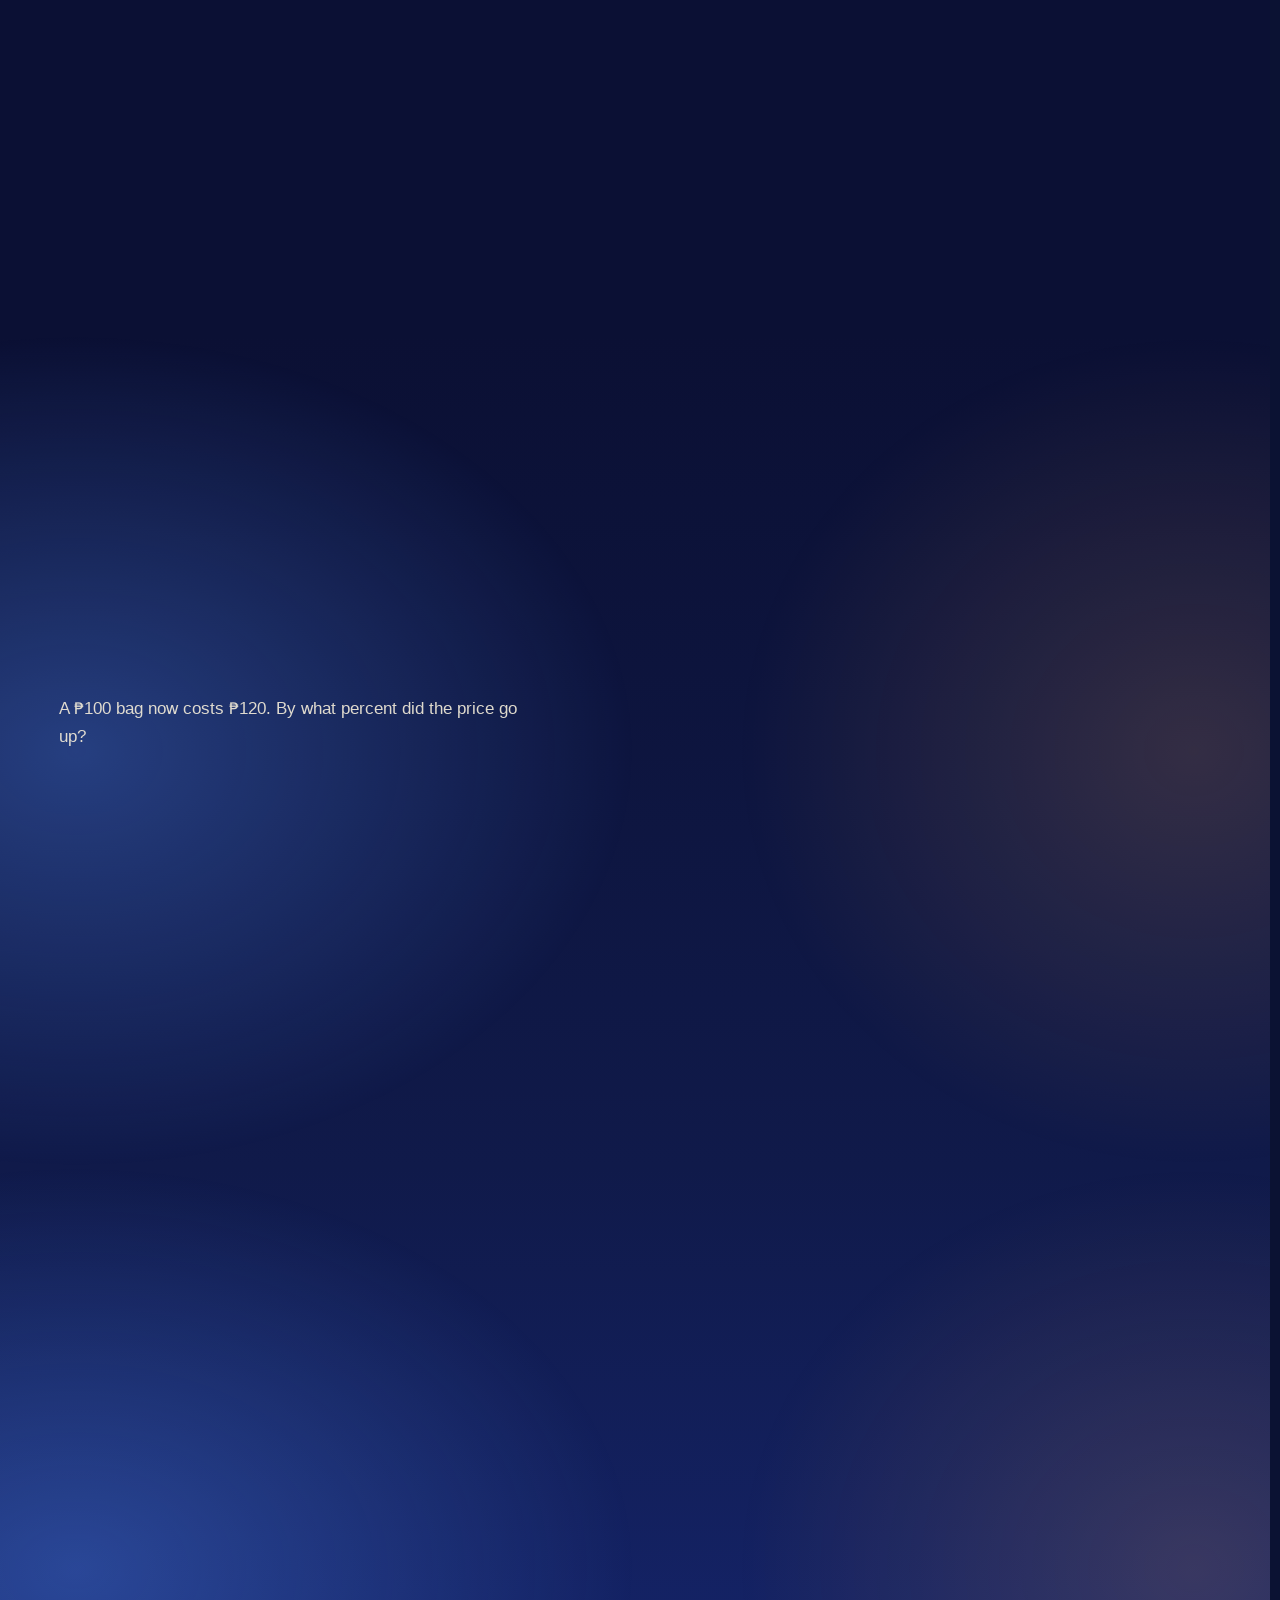
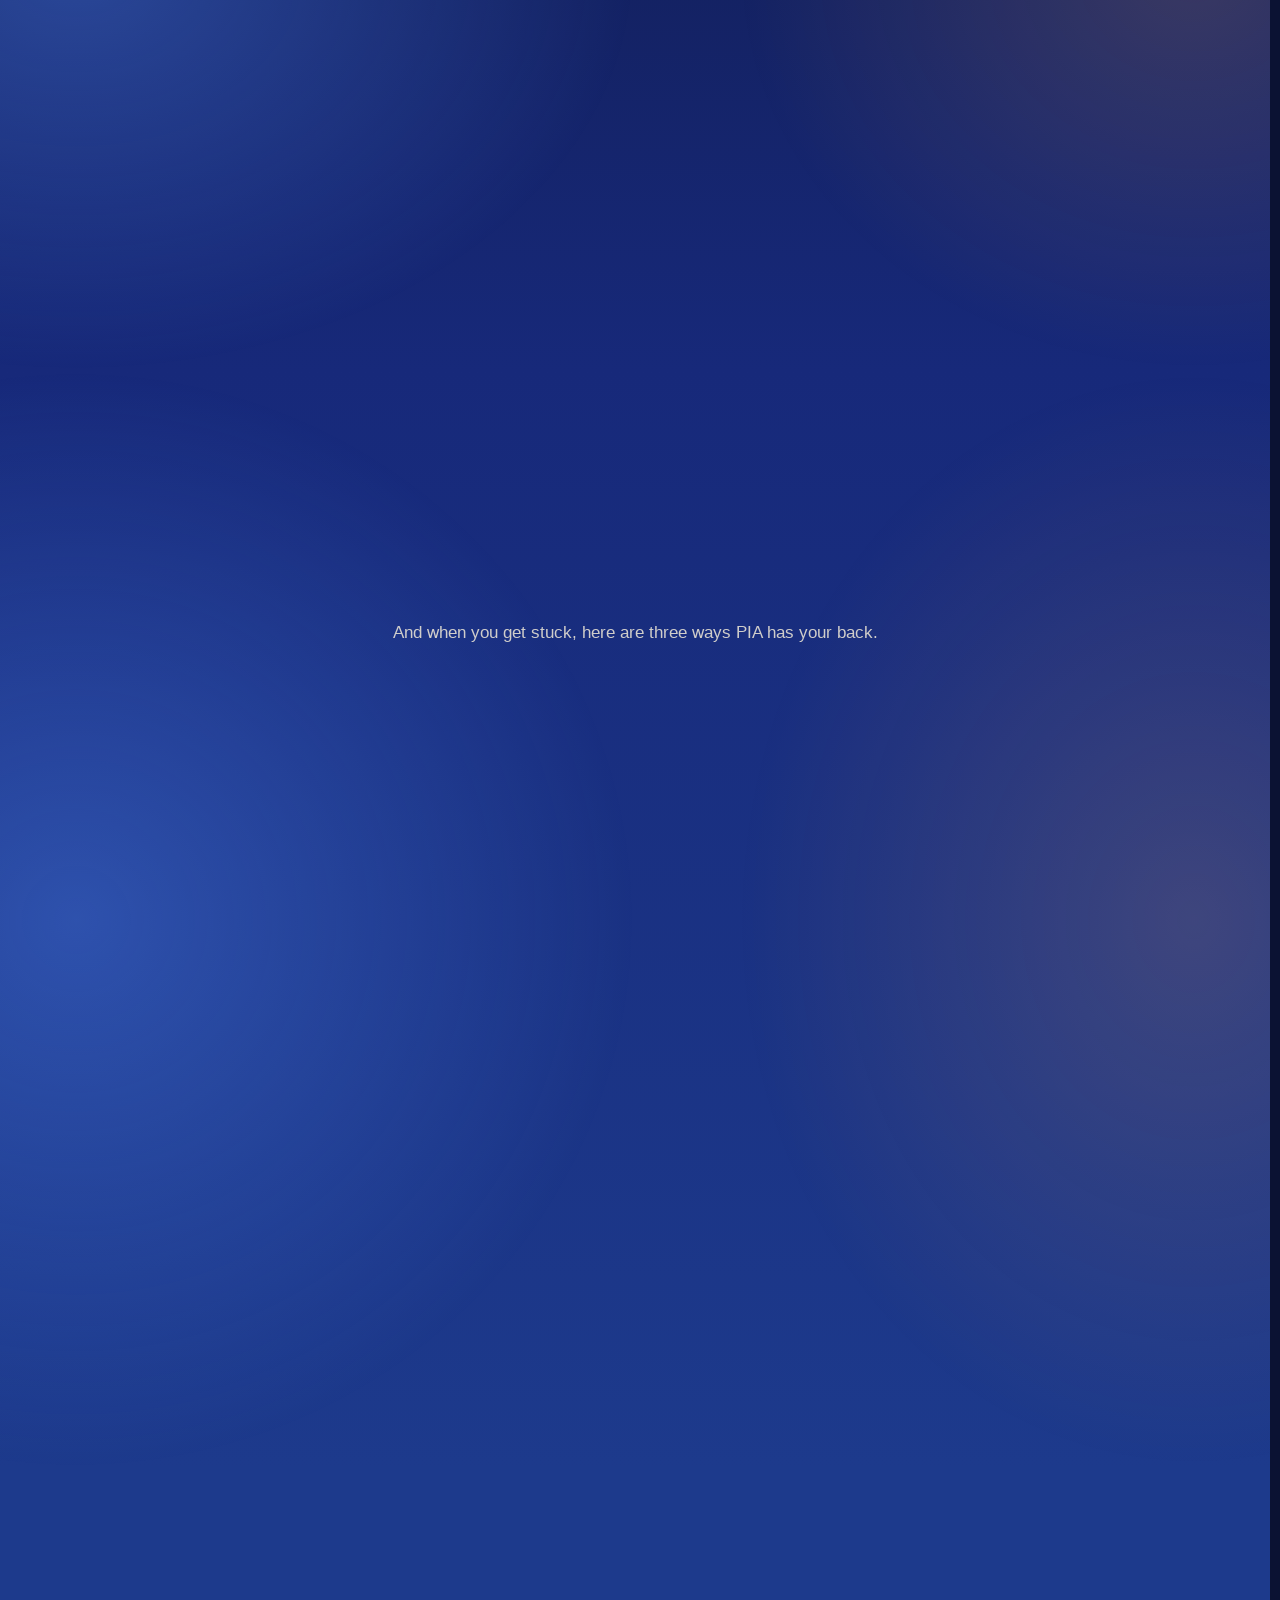
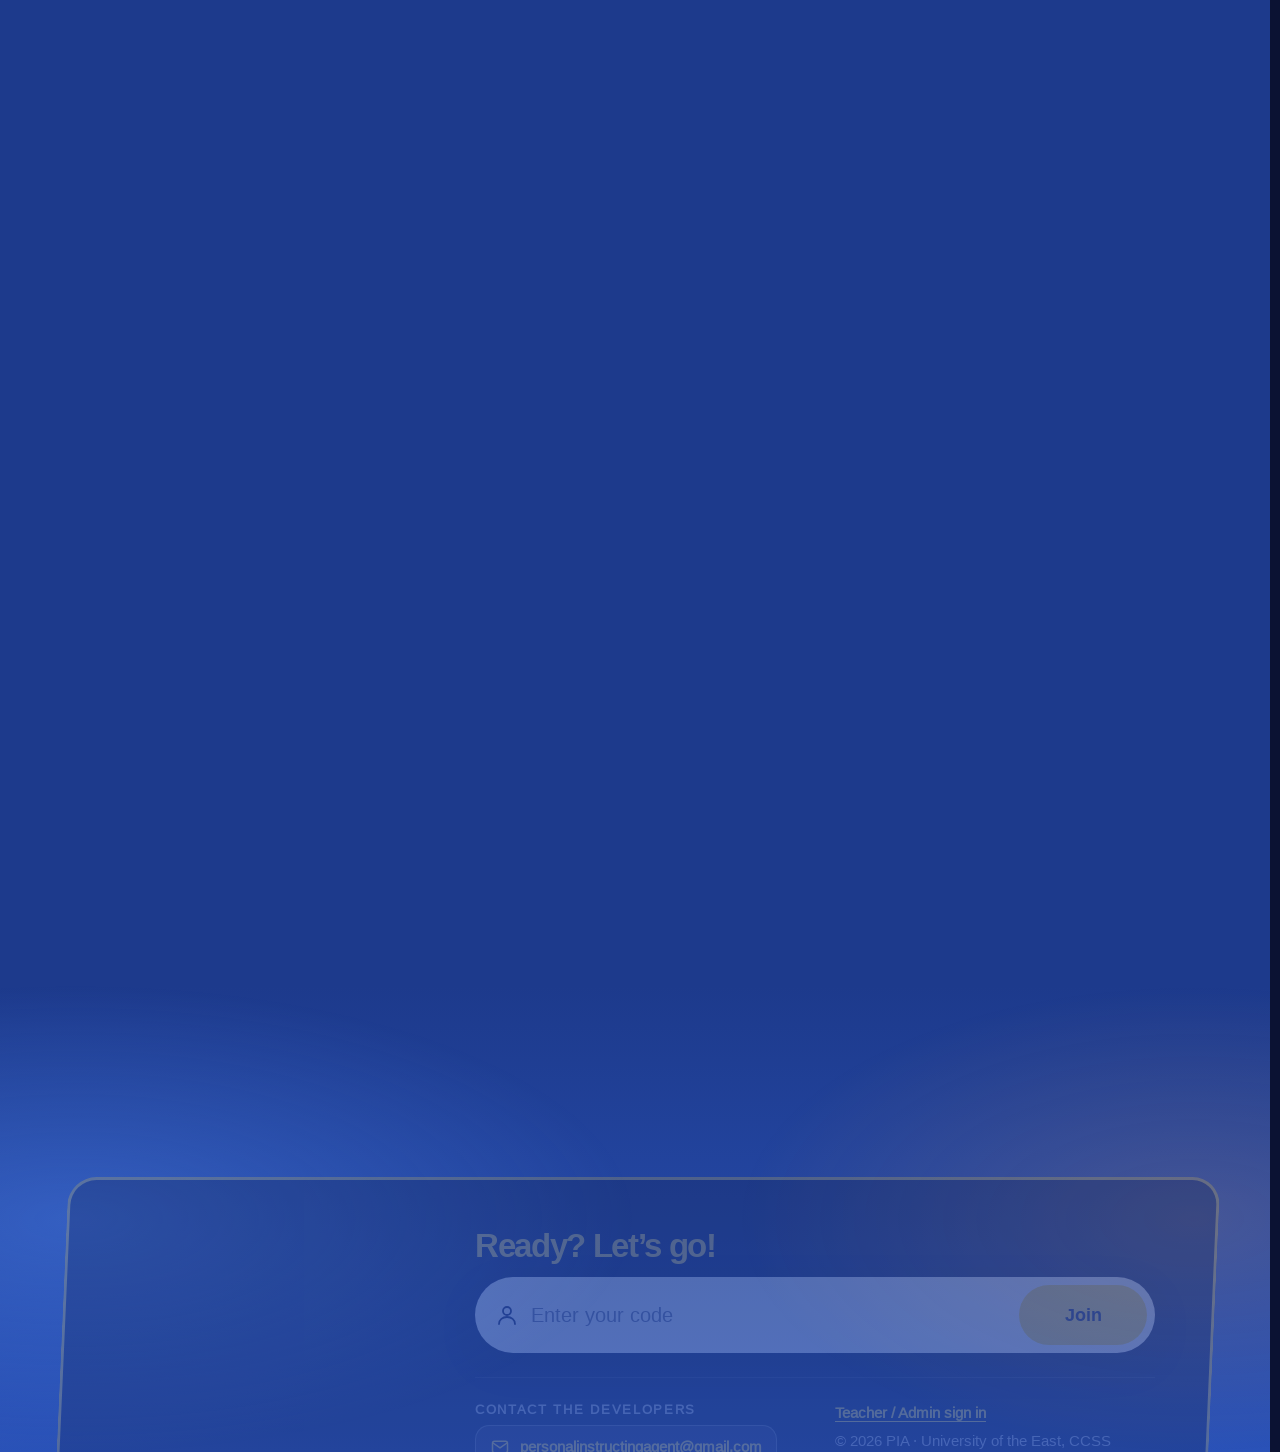
<file: student/html/student-dashboard.html>
<!DOCTYPE html>
<html lang="en" data-theme="dark" data-surface="comic">

<head>
    <meta charset="UTF-8">
    <meta name="viewport" content="width=device-width, initial-scale=1.0">
    <meta name="color-scheme" content="light dark">

    <script src="../../assets/js/shared/theme-boot.js"></script>
    <title>PIA</title>

    <script src="../../assets/js/shared/page-guard.js"></script>

    <script src="/assets/js/vendor/supabase.js"></script>

    <link rel="stylesheet" href="../../styles/global.css?v=20261128s">
    <link rel="stylesheet" href="../../styles/student/student-dashboard.css?v=20261116a">
    <link rel="stylesheet" href="../../styles/student/student-game.css?v=20261128s">
    <link rel="stylesheet" href="../../styles/student/student-paper.css?v=20261129c">
    <link rel="stylesheet" href="../../styles/student/landing-look.css?v=20261129e">
    <link rel="icon" type="image/png" sizes="32x32" href="/assets/images/favicon-32.png">
    <link rel="icon" type="image/png" sizes="16x16" href="/assets/images/favicon-16.png">
    <link rel="apple-touch-icon" href="/assets/images/apple-touch-icon.png">
</head>

<body class="paper landing-look" data-boot="pending" data-own-quit>

    <svg width="0" height="0" style="position:absolute" aria-hidden="true" focusable="false">
        <defs>
            <symbol id="i-x" viewBox="0 0 24 24"><path d="M18 6 6 18M6 6l12 12"/></symbol>
            <symbol id="i-check" viewBox="0 0 24 24"><path d="m5 12.5 4.5 4.5L19 7.5"/></symbol>
            <symbol id="i-alert" viewBox="0 0 24 24"><path d="M12 4.2 2.8 20h18.4L12 4.2Z"/><path d="M12 10.5v3.8"/><circle cx="12" cy="17.2" r=".9" fill="currentColor" stroke="none"/></symbol>
            <symbol id="i-info" viewBox="0 0 24 24"><circle cx="12" cy="12" r="8.5"/><path d="M12 11v5.5"/><circle cx="12" cy="7.8" r=".9" fill="currentColor" stroke="none"/></symbol>
            <symbol id="i-help" viewBox="0 0 24 24"><circle cx="12" cy="12" r="8.5"/><path d="M9.6 9.4a2.5 2.5 0 0 1 4.8.9c0 1.7-2.4 2.1-2.4 3.7"/><circle cx="12" cy="17" r=".9" fill="currentColor" stroke="none"/></symbol>
        </defs>
    </svg>

    <div class="learn-veil" id="boot-veil">
        <div class="spinner" aria-hidden="true"></div>
        <p class="boot-text" id="boot-text">Getting your session ready…</p>
    </div>

    <div class="error-banner" id="global-error-banner" role="alert" hidden>
        <svg class="icon"><use href="#i-alert"></use></svg>
        <span id="global-error-message"></span>
    </div>

    <div class="learn">
        <div class="learn-ambient" aria-hidden="true"></div>
        <div class="paper-scene" aria-hidden="true"></div>

        <header class="learn-bar">
            <div class="learn-shell learn-bar-inner">
                <div class="learn-brand">
                    <span class="brand-link"><img class="site-logo" src="../../assets/images/logo.svg" alt="PIA" width="48" height="48"></span>
                </div>

                <div class="learn-bar-right">
                    <button class="btn btn-signout" id="signout-btn" data-no-who>Quit</button>
                    <button type="button" class="btn btn-signout btn-theme theme-switch" id="theme-toggle" aria-label="Switch to light theme">
                        <svg class="theme-sun" viewBox="0 0 24 24" width="20" height="20" aria-hidden="true" focusable="false"><circle cx="12" cy="12" r="4"/><path d="M12 2v3M12 19v3M2 12h3M19 12h3M4.9 4.9l2.1 2.1M17 17l2.1 2.1M19.1 4.9 17 7M7 17l-2.1 2.1"/></svg>
                        <svg class="theme-moon" viewBox="0 0 24 24" width="20" height="20" aria-hidden="true" focusable="false"><path d="M20 14.5A8 8 0 0 1 9.5 4 8 8 0 1 0 20 14.5Z"/></svg>
                    </button>
                </div>
            </div>
        </header>

        <main class="learn-main">

            <section class="learn-shell screen is-active" id="screen-start">
                <div class="start-wrap">
                    <aside class="agent-card">
                        <div class="agent-stage">
                            <div class="agent-portrait">
                                <img id="agent-img-start" src="[data-uri]" alt="Your tutor"
                                    width="288" height="432">
                            </div>
                        </div>
                    </aside>

                    <div class="start-card">
                        <div class="tutorial-card" id="tutorial-card" hidden>
                            <p class="start-intro" id="tutorial-step" aria-live="polite">Step 1 of 4</p>
                            <h1 class="start-hello" id="tutorial-title">Welcome to your tutoring session</h1>
                            <img class="tutorial-img" id="tutorial-img" alt="" hidden>
                            <p class="start-lede" id="tutorial-text"></p>
                            <div class="tutorial-demo" id="tutorial-demo" aria-hidden="true" hidden>
                                <span class="hint-btn tutorial-hint-demo"><span>Request Hint</span></span>
                            </div>
                            <div class="start-actions tutorial-actions">
                                <button class="btn btn-secondary" id="tutorial-back" type="button">Back</button>
                                <button class="btn btn-primary" id="tutorial-next" type="button">Next</button>
                            </div>
                        </div>
                        <div class="start-content" id="start-content">
                        <h1 class="start-hello" id="start-hello">Hi!</h1>
                        <p class="start-intro" id="start-intro"></p>
                        <p class="start-lede" id="start-lede">
                            Ready to practise percentages? Take your time. You can ask your tutor for a hint whenever you’re stuck.
                        </p>

                        <ul class="paper-chips" id="start-chips" hidden>
                            <li><span id="fact-progress">0</span> answered so far</li>
                        </ul>

                        <div class="start-actions">
                            <button class="btn btn-primary btn-start" id="start-btn">
                                <span id="start-btn-label">Start</span>
                            </button>
                        </div>
                        </div>
                    </div>
                </div>
            </section>

            <section class="screen game-screen" id="screen-session" aria-label="Your tutoring session">
                <div class="app-container game-frame">

                    <div class="left-sidebar video-mentor-sidebar">
                        <div class="avatar-container video-copy-layer">
                            <div class="prompt-box" id="status-msg">
                                <p class="tutor-speech" id="agent-speech" role="status" aria-live="polite">Let's get started. Read the problem carefully.</p>
                            </div>
                            <div class="mentor-agent-stage">
                                <img id="agent-img" class="avatar-img mentor-overlay-avatar" src="[data-uri]" alt="Your tutor">
                            </div>
                        </div>

                        <div class="hint-container video-hint-layer">
                            <button id="hint-btn" class="hint-btn" type="button">
                                <span id="hint-btn-label">Request Hint</span>
                                <span class="hint-tier" id="hint-tier-label"></span>
                            </button>
                        </div>
                    </div>

                    <div class="center-panel" id="center-panel">
                        <div class="problem-header-block">
                            <div class="problem-label" id="problem-kicker">Topic 1: Finding Percentage</div>
                            <div class="problem-statement" id="problem-expression">Loading problem…</div>
                            <p class="sr-only" id="time-announce" role="status" aria-live="polite"></p>
                        </div>
                        <div id="steps" class="steps-container"></div>
                    </div>

                    <div class="right-sidebar">
                        <div class="q-history-box">
                            <div class="q-history-header">Solved Questions</div>
                            <div class="q-history-list" id="solved-list"></div>
                        </div>
                        <div class="history-section">
                            <div class="history-header"><span class="history-label">Error Log</span></div>
                            <div id="error-list" class="history-container"></div>
                        </div>
                    </div>

                </div>

                <button type="button" class="tutor-recall" id="tutor-recall">Tutor</button>

                <nav class="game-tabs" aria-label="Game sections">
                    <button type="button" class="game-tab is-active" data-tab="lesson" aria-pressed="true">Active Lesson</button>
                    <button type="button" class="game-tab" data-tab="history" aria-pressed="false">Solved &amp; Errors</button>
                </nav>
            </section>
        </main>
    </div>

    <div class="overlay" id="modal-confirm" role="dialog" aria-modal="true" aria-labelledby="confirm-title">
        <div class="modal modal-sm">
            <header class="modal-head">
                <div class="modal-head-text">
                    <h2 class="modal-title" id="confirm-title">Are you sure?</h2>
                    <p class="modal-sub" id="confirm-subtitle"></p>
                </div>
            </header>
            <div class="modal-body">
                <p class="modal-text" id="confirm-text"></p>
            </div>
            <footer class="modal-foot">
                <button class="btn btn-secondary" data-modal-close id="confirm-cancel">Go back</button>
                <button class="btn btn-danger" id="confirm-accept">Sign out</button>
            </footer>
        </div>
    </div>

    <div class="overlay" id="modal-time" role="alertdialog" aria-modal="true"
        aria-labelledby="time-title" aria-describedby="time-sub" data-static>
        <div class="modal modal-md game-card time-card">
            <div class="time-modal-header" id="time-title">Tutoring is closed</div>
            <div class="time-modal-subtitle" id="time-sub">Thank you for your hard work. Your tutor will be here again when your admin opens the session.</div>
            <button class="time-modal-btn" id="closed-signout" type="button">Sign out</button>
        </div>
    </div>

    <div class="overlay" id="modal-offer" role="dialog" aria-modal="true"
        aria-labelledby="offer-title" aria-describedby="offer-text" data-static>
        <div class="modal modal-md game-card mastery-card">
            <h2 class="sr-only" id="offer-title">A choice for you</h2>
            <div class="mastery-agent-container">
                <div class="mastery-speech-bubble" id="offer-text"></div>
                <img class="mastery-avatar-img" id="offer-img" src="[data-uri]" alt="">
            </div>
            <div class="mastery-destination" id="offer-destination"></div>
            <div class="mastery-btn-grid">
                <button class="mastery-btn btn-refuse" id="offer-stay" type="button">Refuse</button>
                <button class="mastery-btn btn-agree" id="offer-accept" type="button">Accept</button>
            </div>
        </div>
    </div>

    <div class="toast-stack" id="toast-stack" role="status" aria-live="polite"></div>

    <script src="../../assets/js/shared/site-config.js?v=20261031a"></script>
    <script src="../../assets/js/shared/helpers.js?v=20261031c"></script>
    <script src="../../assets/js/shared/device.js?v=20261031a"></script>
    <script src="../../assets/js/shared/student-guard.js?v=20261031a"></script>
    <script src="../../assets/js/shared/idle-timeout.js?v=20261031c"></script>
    <script src="../../assets/js/shared/activity-tracking.js?v=20261127b"></script>
    <script src="../../assets/js/shared/session-guard.js?v=20261127b"></script>
    <script src="../../assets/js/shared/page-extras.js?v=20261031a"></script>
    <script src="../../assets/js/shared/device-revoke.js?v=20261031b"></script>
    <script src="../../assets/js/shared/stage-sync.js?v=20261201a"></script>
    <script src="../js/journey-header.js"></script>
    <script src="../js/tutor-personas.js?v=20261201b"></script>
    <script src="../js/hint-whiteboard.js"></script>
    <script src="../js/dashboard-core.js?v=20261031a"></script>
    <script src="../js/dashboard-dialogs.js?v=20261106b"></script>
    <script src="../js/tutor-speech.js?v=20261201a"></script>
    <script src="../js/problem-screen.js?v=20261031a"></script>
    <script src="../js/tutoring-session.js?v=20261127b"></script>
    <script src="../js/problem-steps.js?v=20261031b"></script>
    <script src="../js/answers-and-hints.js?v=20261031a"></script>
    <script src="../js/leave-and-sign-out.js?v=20261031c"></script>
    <script src="../js/dashboard-start.js?v=20261201a"></script>
    <script src="../js/student-tutorial.js?v=20261129d"></script>
    <script src="../js/game-tabs.js"></script>
</body>

</html>
</file>
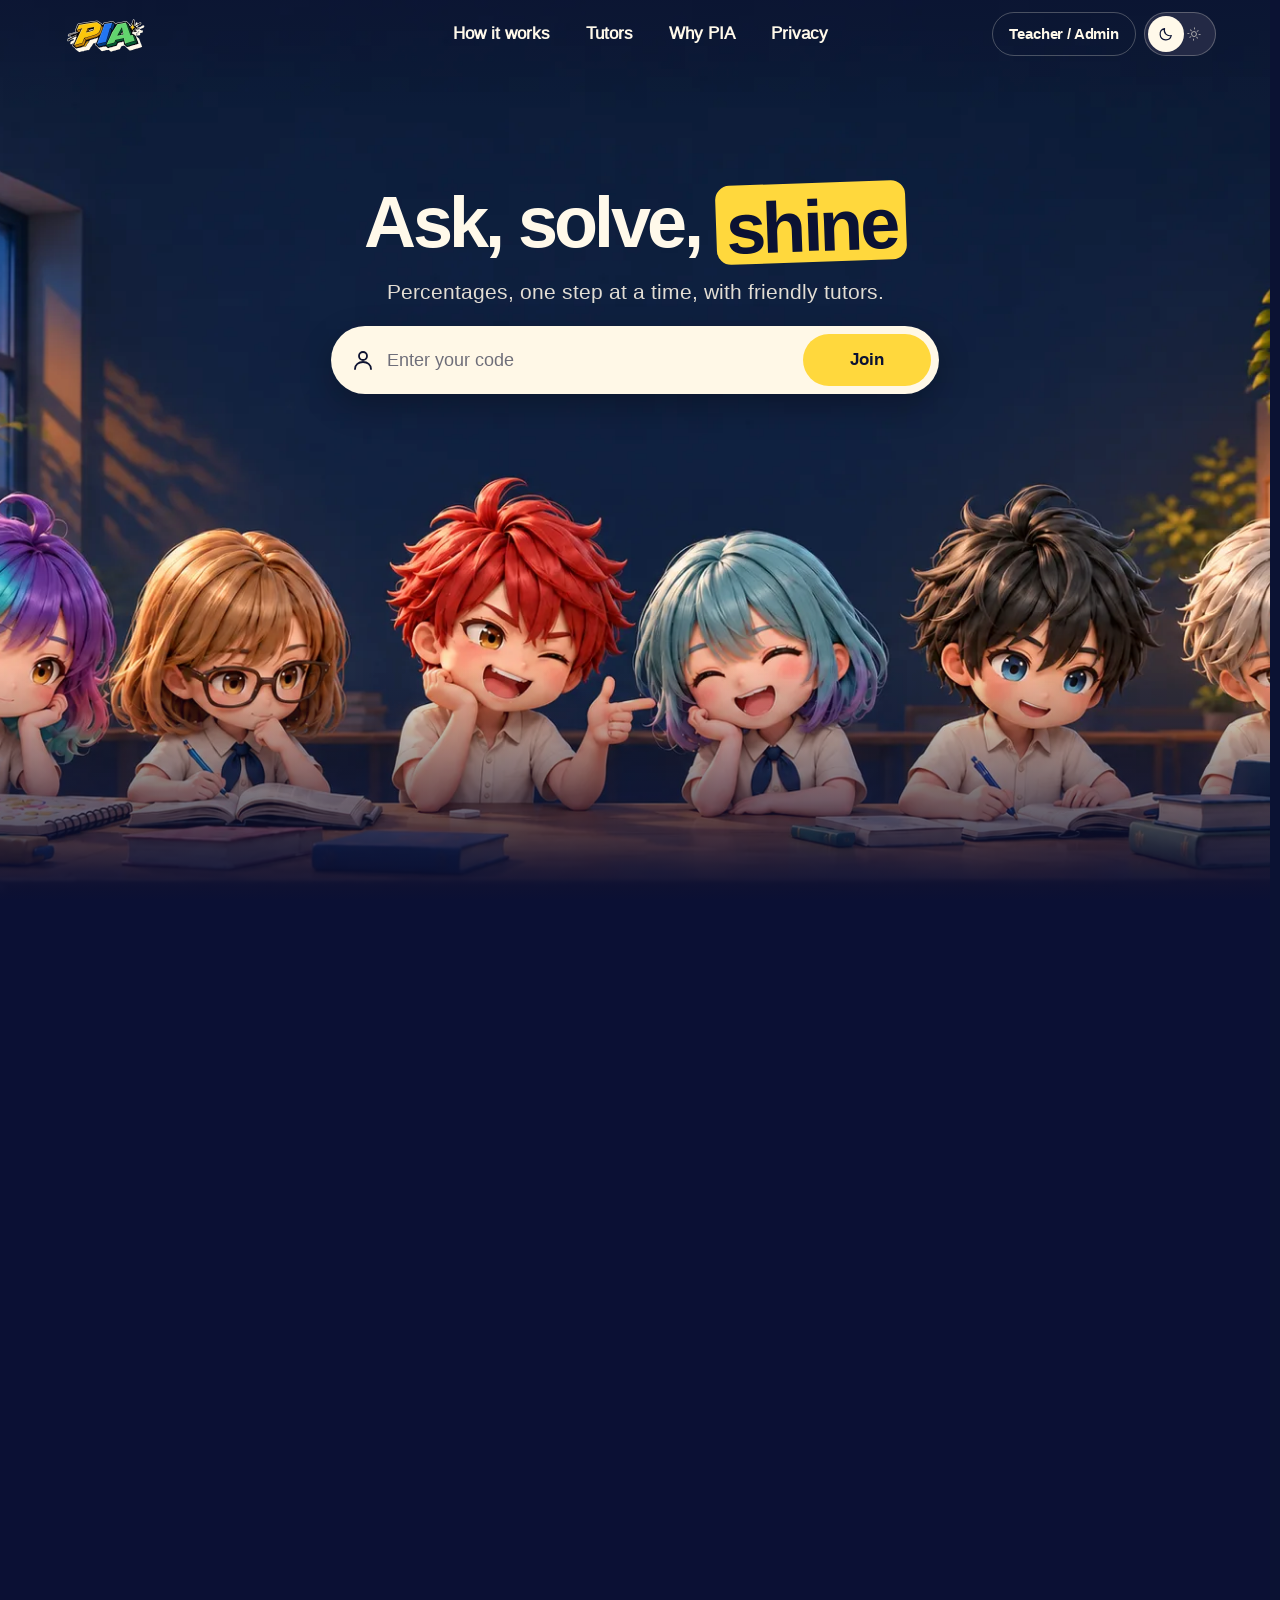
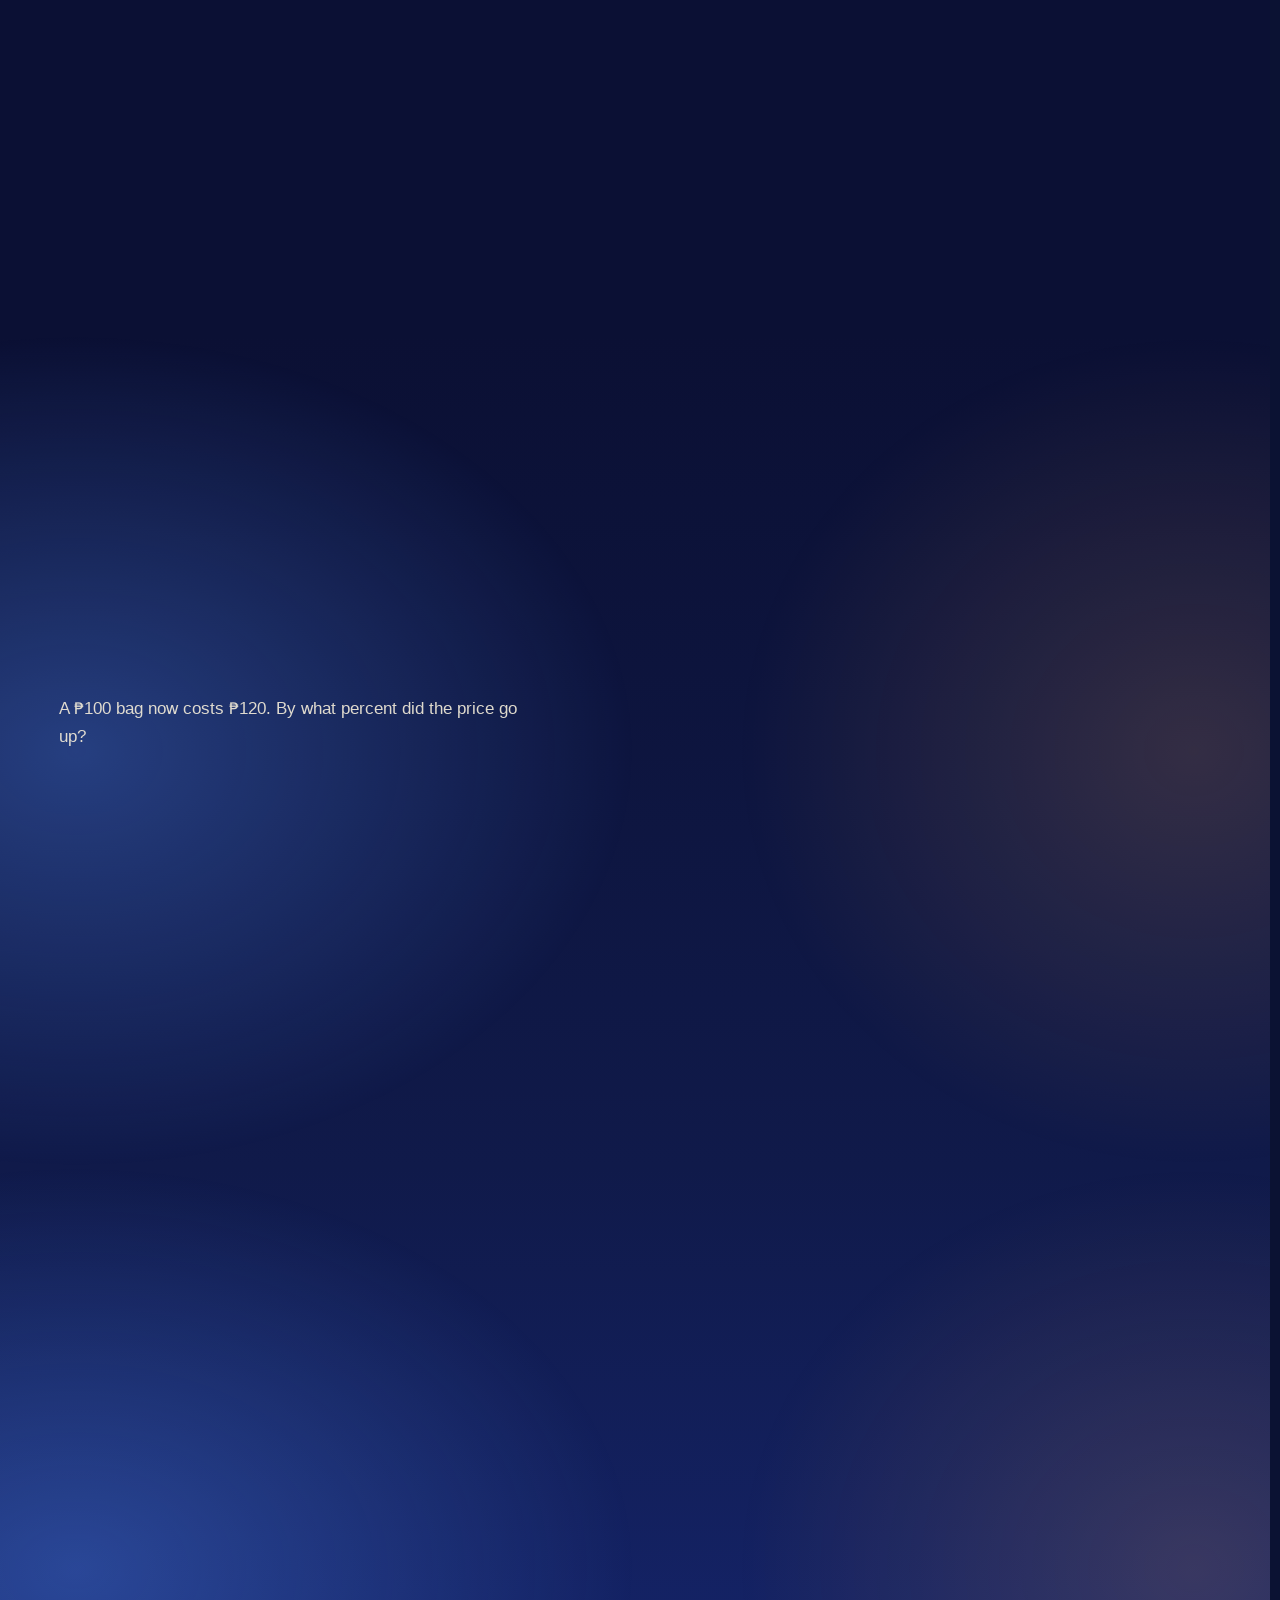
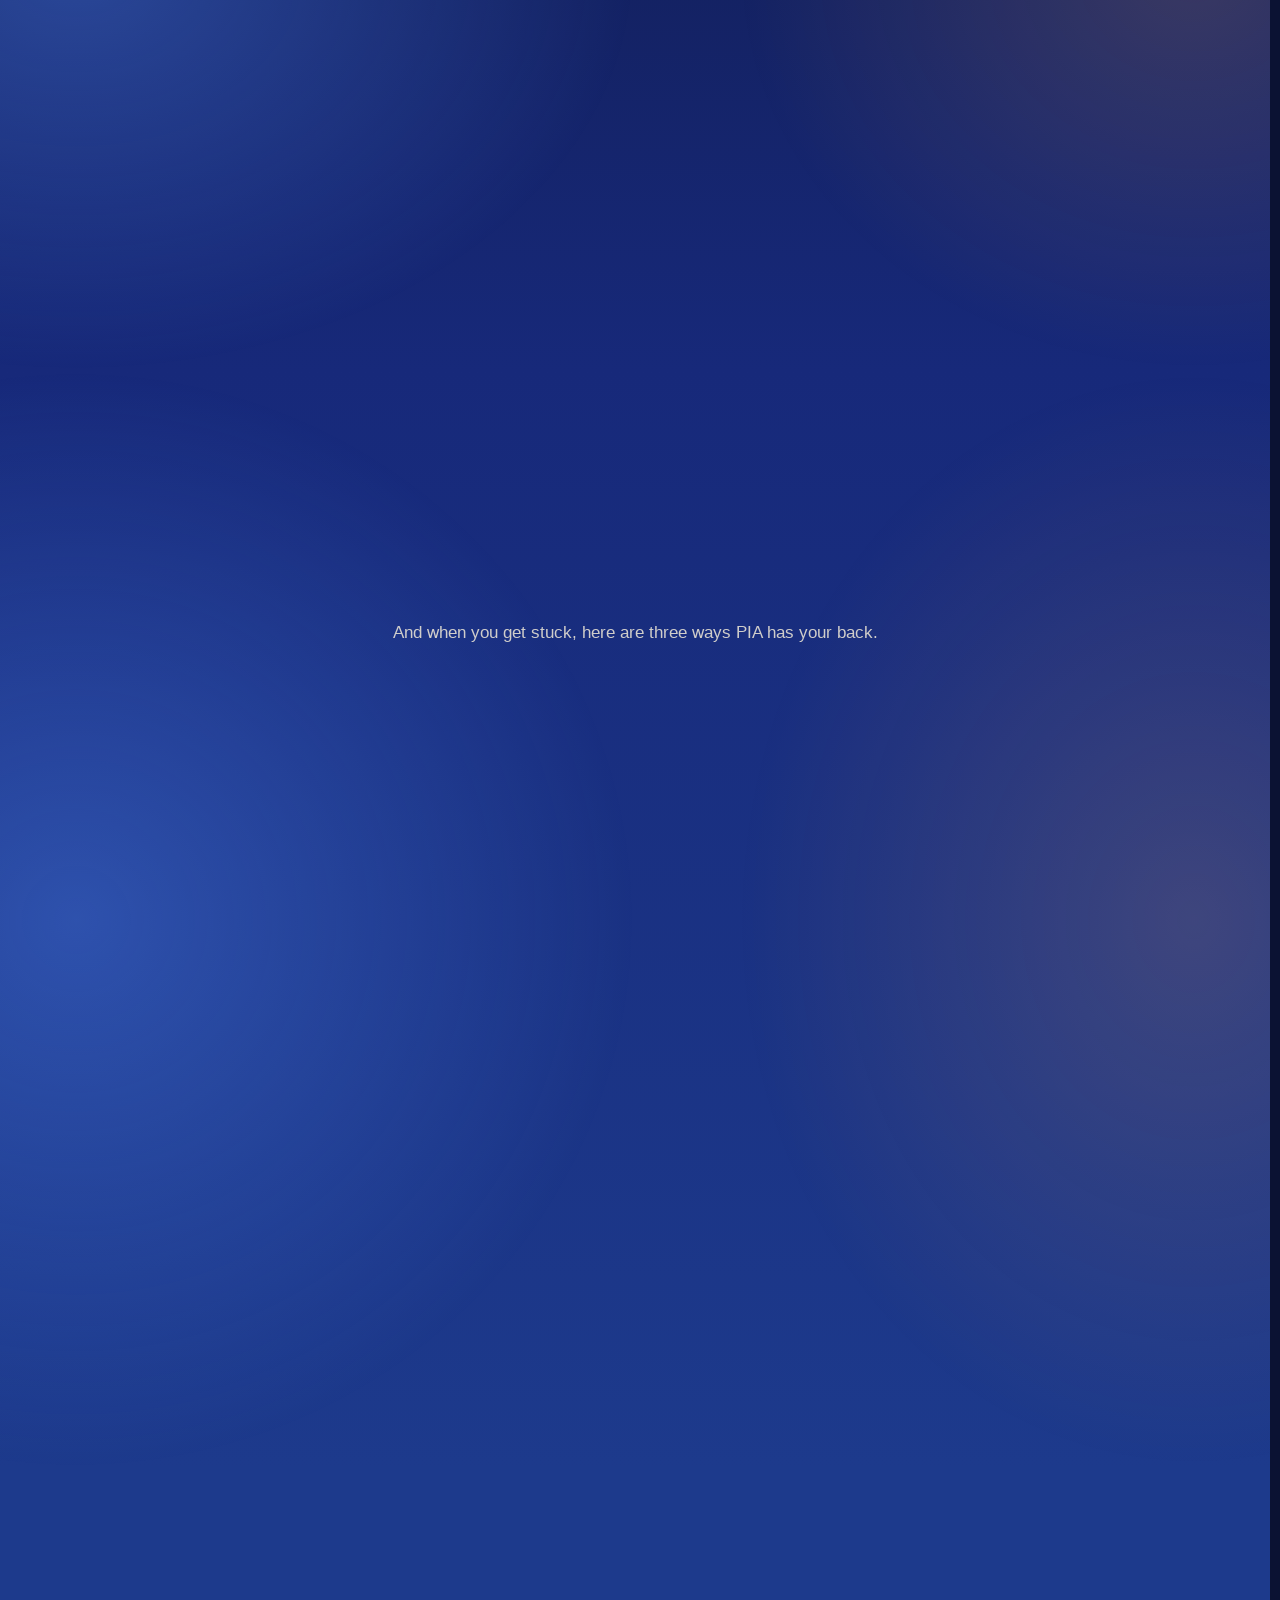
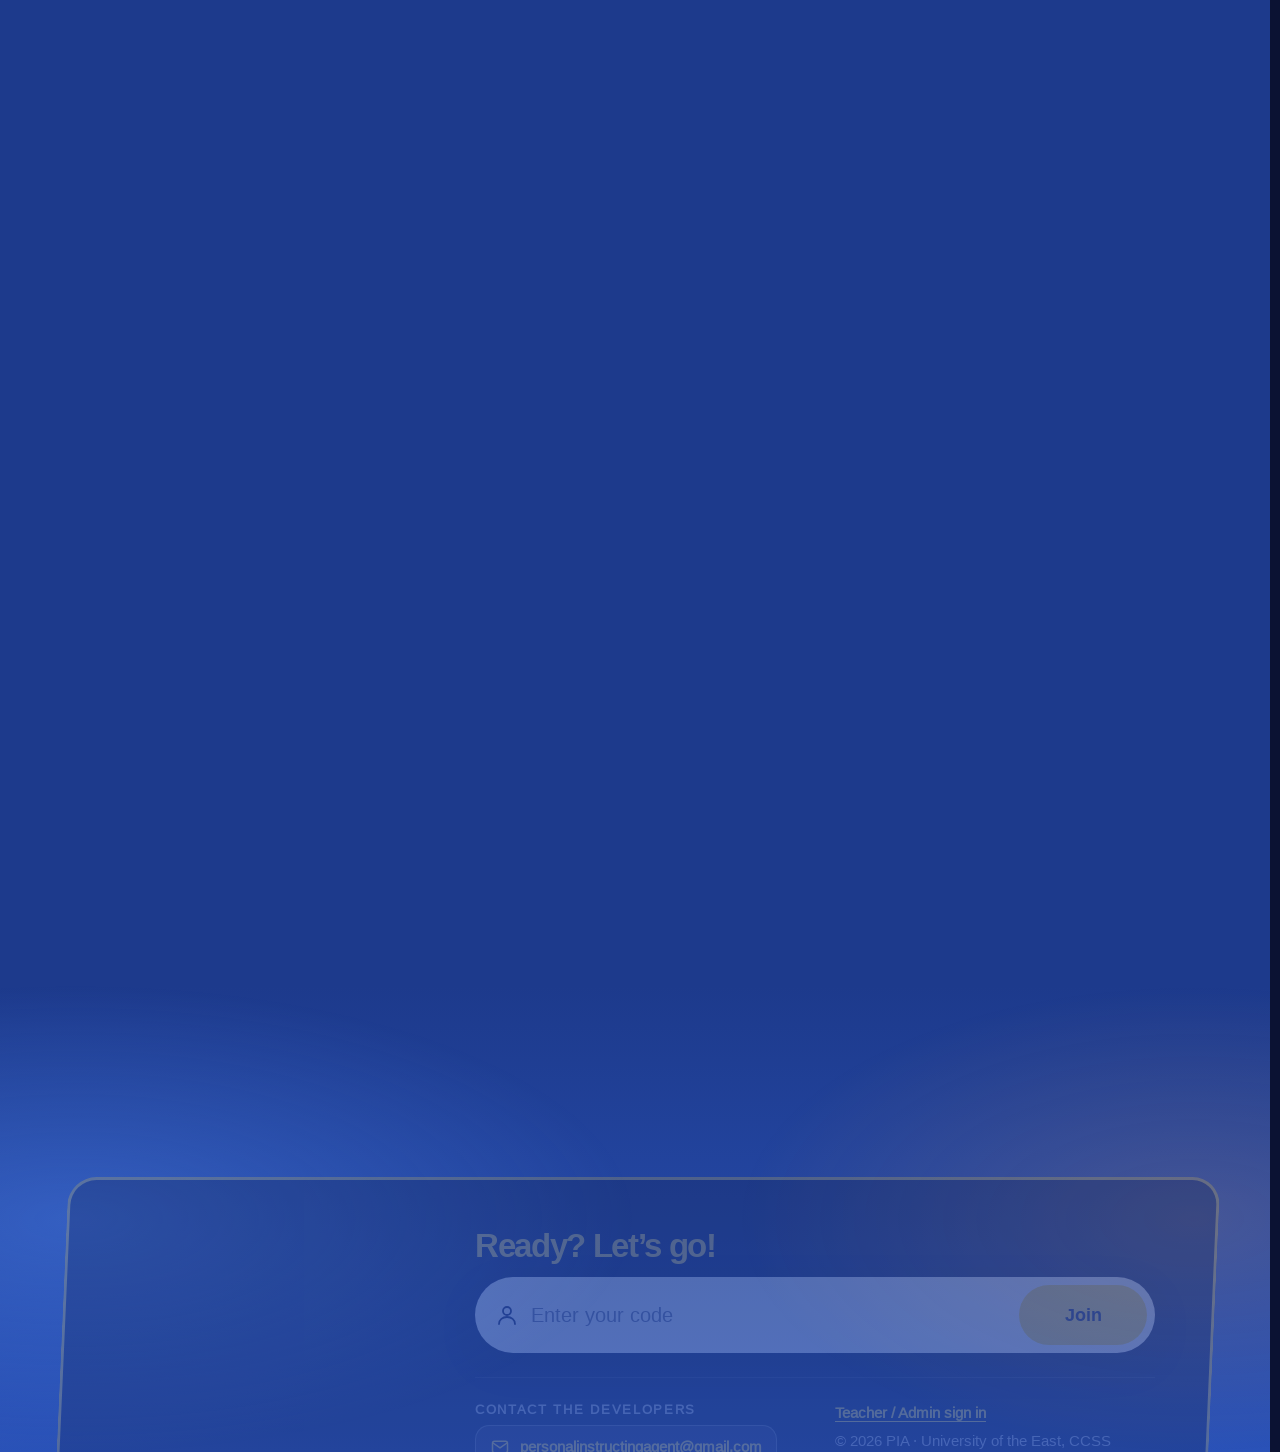
<file: student/html/thank-you.html>
<!DOCTYPE html>
<html lang="en" data-theme="dark" data-surface="comic">

<head>
    <meta charset="UTF-8">
    <meta name="viewport" content="width=device-width, initial-scale=1.0">
    <meta name="color-scheme" content="light dark">

    <script src="../../assets/js/shared/theme-boot.js"></script>
    <title>Thank You — PIA</title>

    <script src="/assets/js/vendor/supabase.js"></script>

    <link rel="stylesheet" href="../../styles/global.css?v=20261128s">
    <link rel="stylesheet" href="../../styles/student/student-journey.css?v=20261129a">
    <link rel="stylesheet" href="../../styles/student/student-paper.css?v=20261129a">
    <link rel="stylesheet" href="../../styles/student/landing-look.css?v=20261129b">
    <link rel="icon" type="image/png" sizes="32x32" href="/assets/images/favicon-32.png">
    <link rel="icon" type="image/png" sizes="16x16" href="/assets/images/favicon-16.png">
    <link rel="apple-touch-icon" href="/assets/images/apple-touch-icon.png">
</head>

<body class="opacity-0 paper landing-look" data-own-quit>

    <div class="journey">
        <div class="journey-ambient journey-ambient--classroom" aria-hidden="true"></div>

        <header class="journey-bar">
            <div class="journey-shell journey-bar-inner">
                <div class="journey-brand">
                    <span class="brand-link"><img class="site-logo" src="../../assets/images/logo.svg" alt="PIA" width="48" height="48"></span>
                </div>

                <div class="journey-bar-right">
                    <button type="button" class="btn btn-signout btn-theme theme-switch" id="theme-toggle" aria-label="Switch to light theme">
                        <svg class="theme-sun" viewBox="0 0 24 24" width="20" height="20" aria-hidden="true" focusable="false"><circle cx="12" cy="12" r="4"/><path d="M12 2v3M12 19v3M2 12h3M19 12h3M4.9 4.9l2.1 2.1M17 17l2.1 2.1M19.1 4.9 17 7M7 17l-2.1 2.1"/></svg>
                        <svg class="theme-moon" viewBox="0 0 24 24" width="20" height="20" aria-hidden="true" focusable="false"><path d="M20 14.5A8 8 0 0 1 9.5 4 8 8 0 1 0 20 14.5Z"/></svg>
                    </button>
                </div>
            </div>
        </header>

        <main class="journey-main">
            <div class="journey-shell">
                <section class="paper-card thanks-card" aria-labelledby="thanks-title">
                    <h1 class="paper-title" id="thanks-title">Thank you!</h1>
                    <p class="paper-lede">You finished the questions. Your answers are saved.</p>
                    <p class="paper-lede">You can exit now.</p>
                    <button type="button" class="btn btn-primary" id="signout-btn" data-signout data-no-who>Exit</button>
                </section>
            </div>
        </main>
    </div>

    <script src="../../assets/js/shared/site-config.js?v=20261031a"></script>
    <script src="../../assets/js/shared/helpers.js?v=20261031c"></script>
    <script src="../../assets/js/shared/device.js?v=20261031a"></script>
    <script src="../../assets/js/shared/student-guard.js?v=20261031a"></script>
    <script src="../../assets/js/shared/idle-timeout.js?v=20261031c"></script>
    <script src="../../assets/js/shared/activity-tracking.js?v=20261127b"></script>
    <script src="../../assets/js/shared/session-guard.js?v=20261127b"></script>
    <script src="../../assets/js/shared/page-extras.js?v=20261031a"></script>
    <script src="../../assets/js/shared/device-revoke.js?v=20261031b"></script>
    <script src="../../assets/js/shared/stage-sync.js?v=20261201a"></script>
    <script src="../js/journey-header.js"></script>
    <script src="../js/thank-you.js"></script>
</body>

</html>
</file>
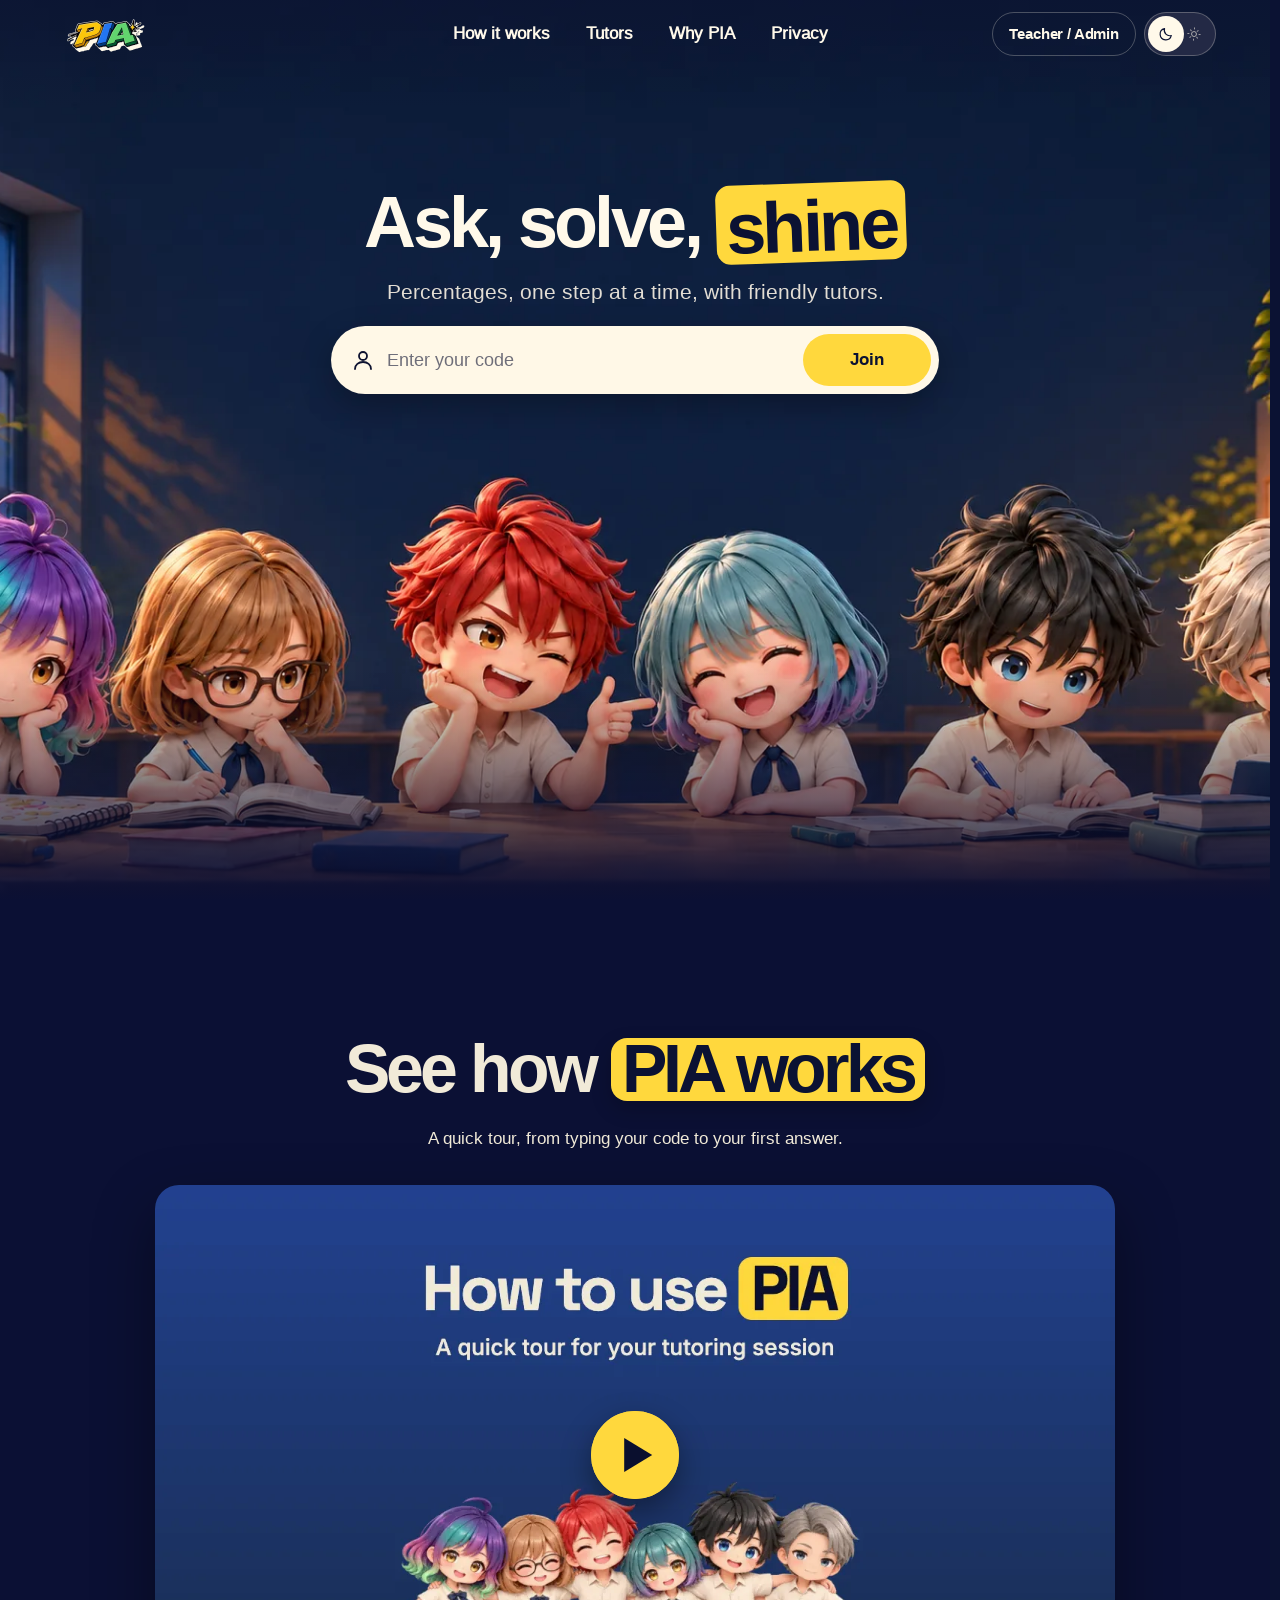
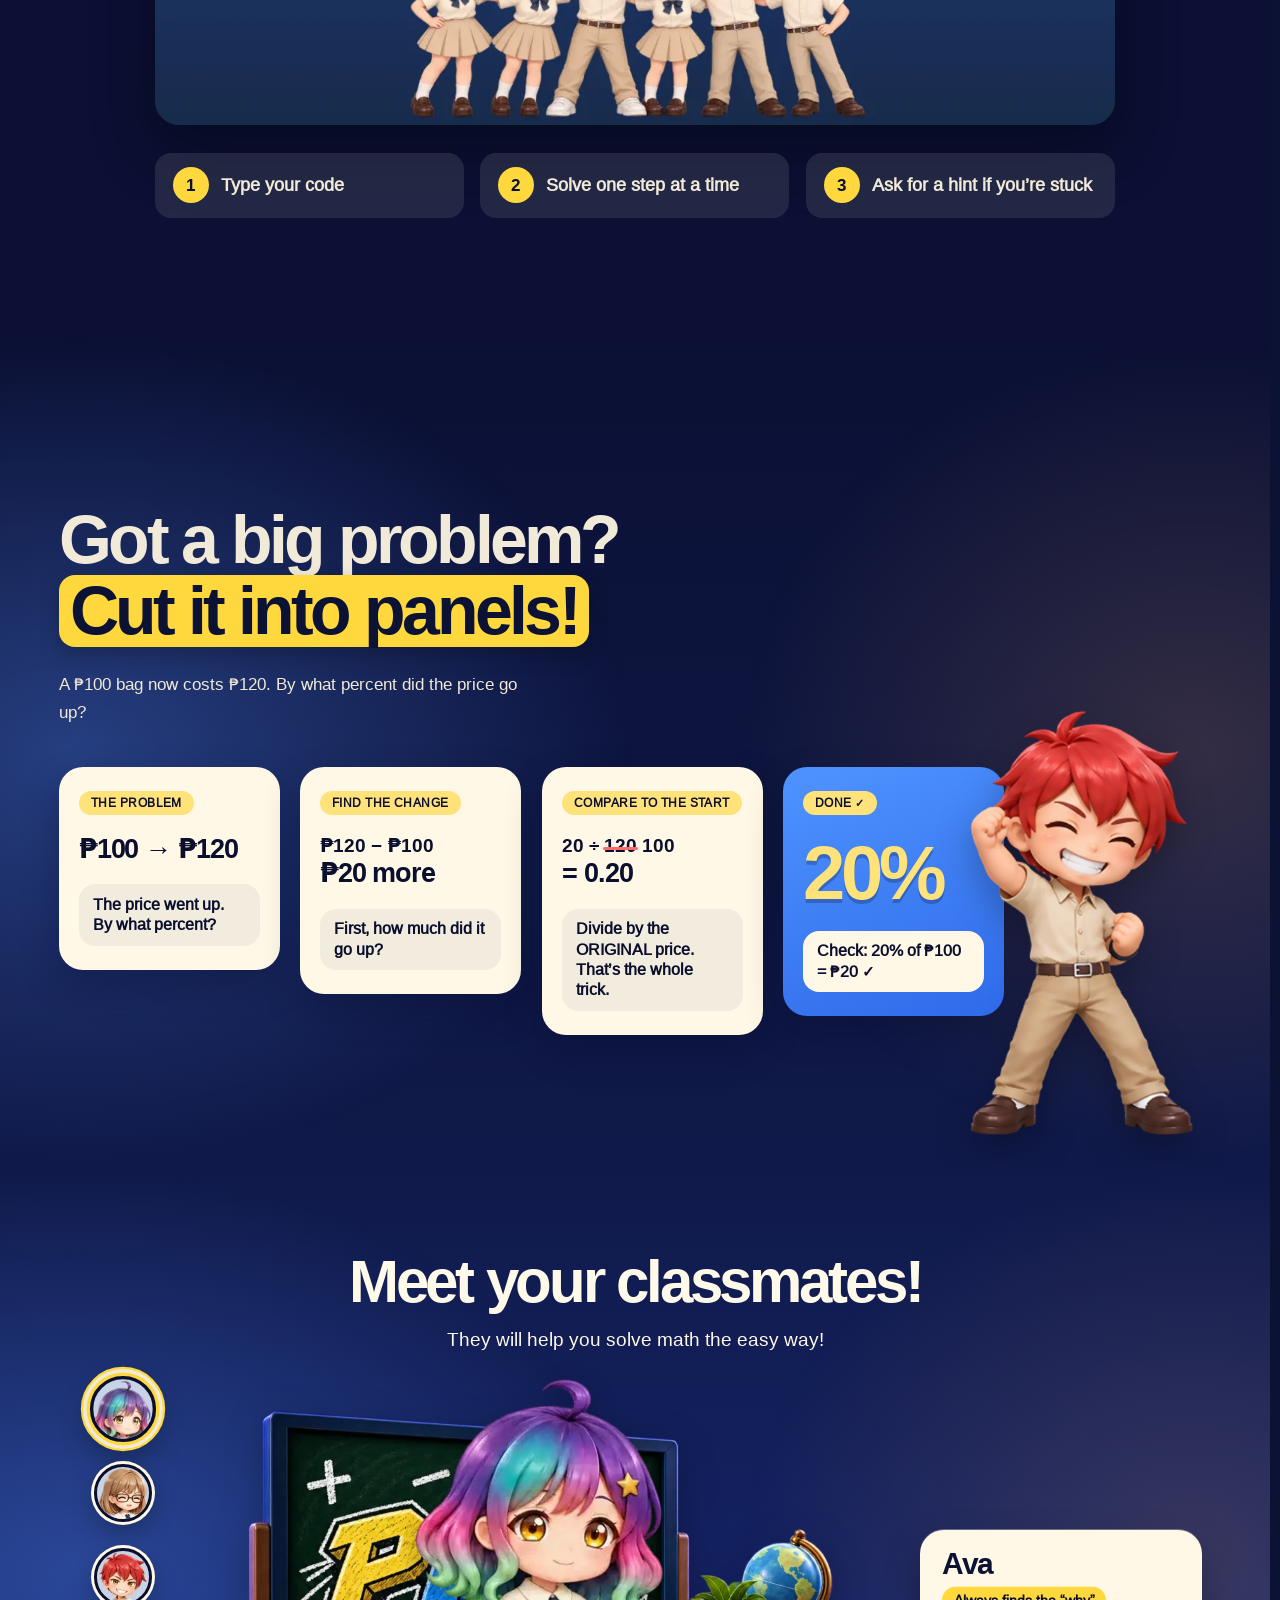
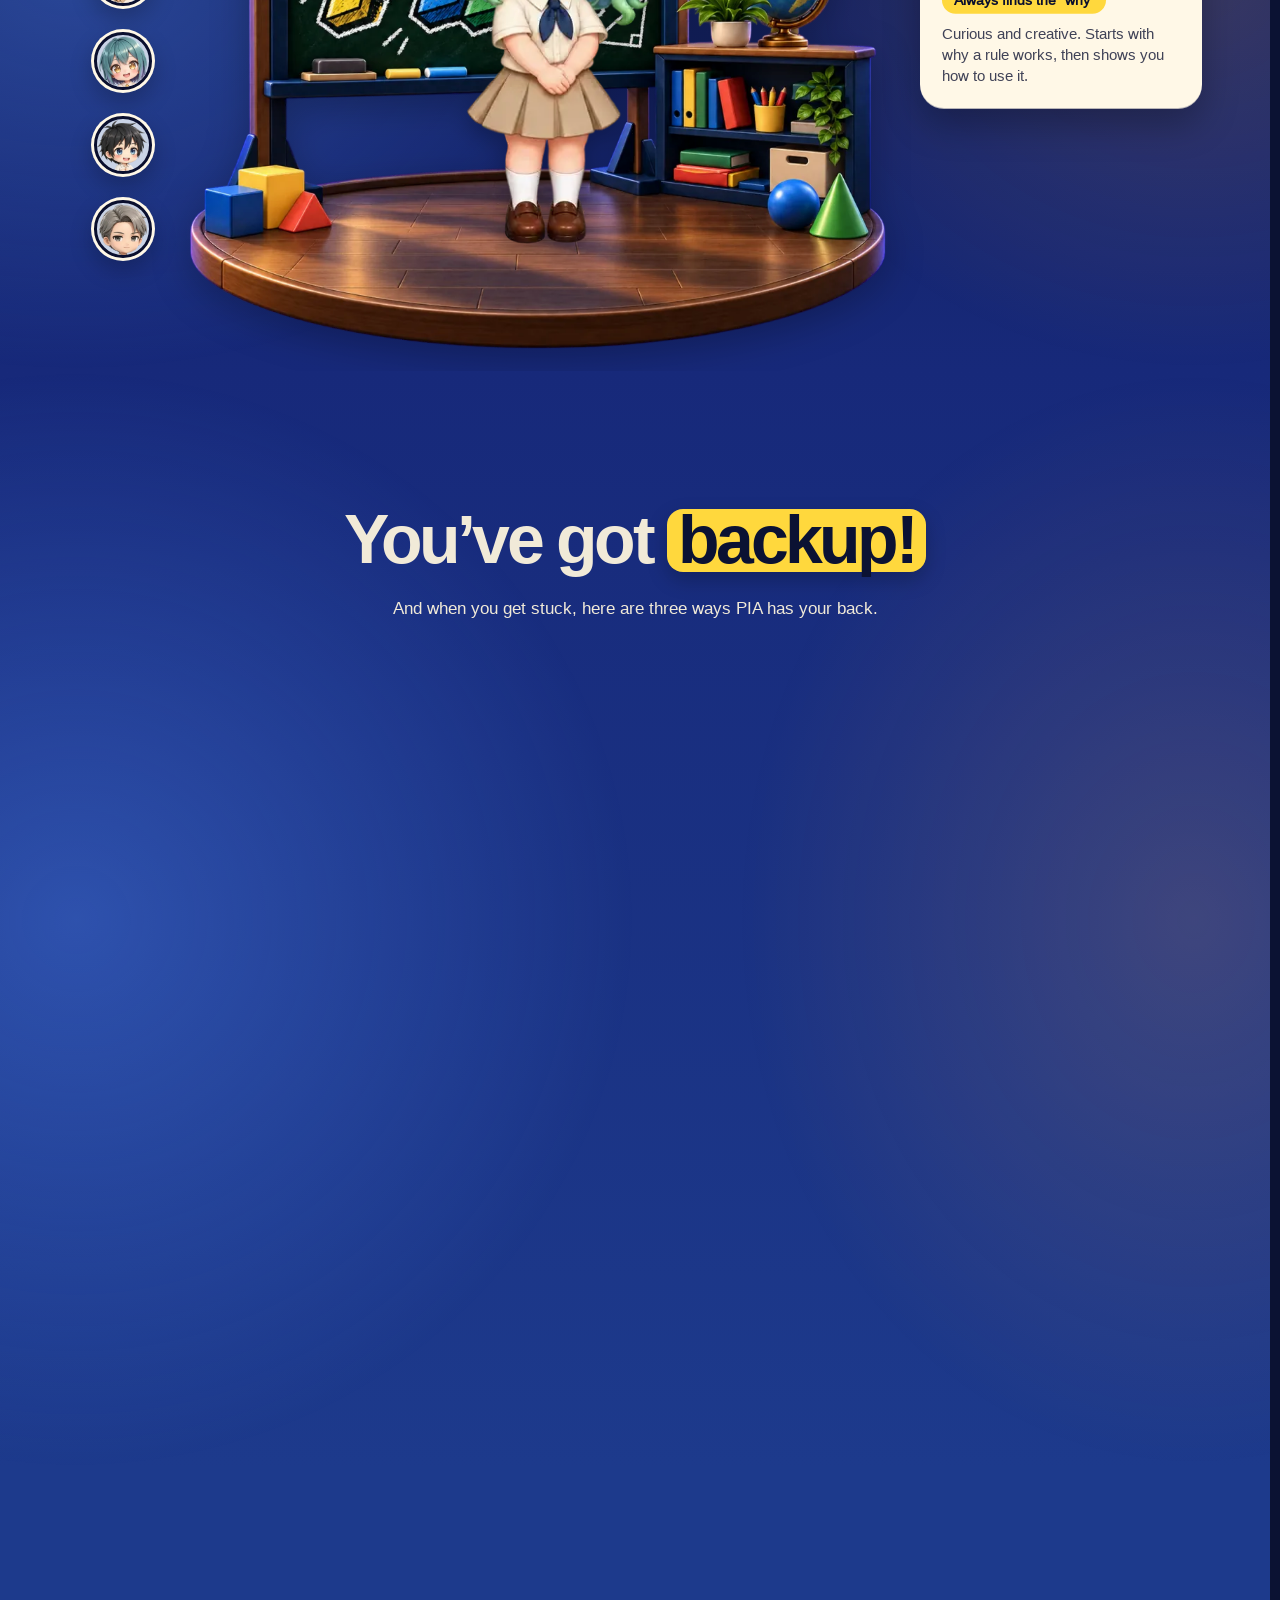
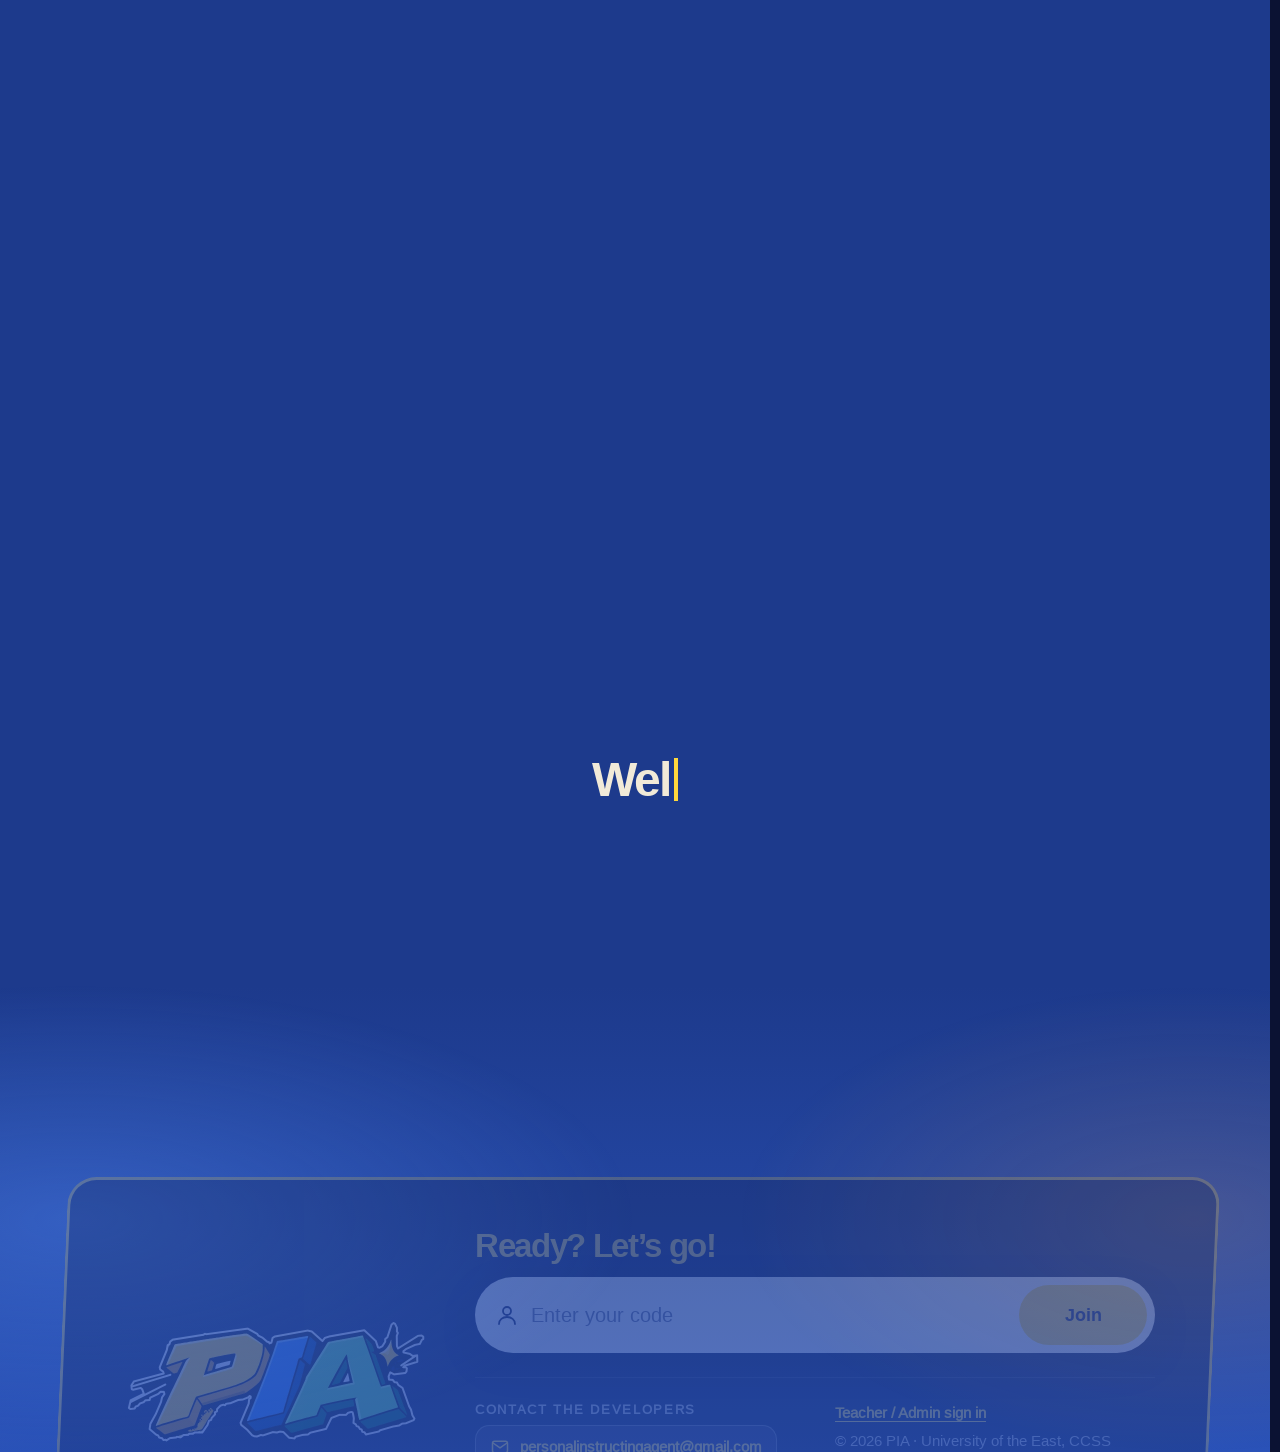
<file: student/html/waiting-room.html>
<!DOCTYPE html>
<html lang="en" data-theme="dark" data-surface="comic">

<head>
    <meta charset="UTF-8">
    <meta name="viewport" content="width=device-width, initial-scale=1.0">
    <meta name="color-scheme" content="light dark">

    <script src="../../assets/js/shared/theme-boot.js"></script>
    <title>PIA</title>

    <script src="/assets/js/vendor/supabase.js"></script>

    <link rel="stylesheet" href="../../styles/global.css?v=20261128s">
    <link rel="stylesheet" href="../../styles/student/student-journey.css?v=20261129a">
    <link rel="stylesheet" href="../../styles/student/student-paper.css?v=20261129a">
    <link rel="stylesheet" href="../../styles/student/landing-look.css?v=20261129b">
    <link rel="icon" type="image/png" sizes="32x32" href="/assets/images/favicon-32.png">
    <link rel="icon" type="image/png" sizes="16x16" href="/assets/images/favicon-16.png">
    <link rel="apple-touch-icon" href="/assets/images/apple-touch-icon.png">
</head>

<body class="opacity-0 waiting-room paper landing-look">

    <div class="journey">
        <div class="journey-ambient journey-ambient--classroom" aria-hidden="true"></div>

        <header class="journey-bar">
            <div class="journey-shell journey-bar-inner">
                <div class="journey-brand">
                    <span class="brand-link"><img class="site-logo" src="../../assets/images/logo.svg" alt="PIA" width="48" height="48"></span>
                </div>

                <div class="journey-bar-right">
                    <button class="btn btn-signout" id="signout-btn" data-signout data-no-who>Quit</button>
                    <button type="button" class="btn btn-signout btn-theme theme-switch" id="theme-toggle" aria-label="Switch to light theme">
                        <svg class="theme-sun" viewBox="0 0 24 24" width="20" height="20" aria-hidden="true" focusable="false"><circle cx="12" cy="12" r="4"/><path d="M12 2v3M12 19v3M2 12h3M19 12h3M4.9 4.9l2.1 2.1M17 17l2.1 2.1M19.1 4.9 17 7M7 17l-2.1 2.1"/></svg>
                        <svg class="theme-moon" viewBox="0 0 24 24" width="20" height="20" aria-hidden="true" focusable="false"><path d="M20 14.5A8 8 0 0 1 9.5 4 8 8 0 1 0 20 14.5Z"/></svg>
                    </button>
                </div>
            </div>
        </header>

        <main class="journey-main">
            <div class="journey-shell">

                <section class="paper-card wait-card" aria-labelledby="waiting-title">
                    <h1 class="paper-title" id="waiting-title">Hang tight!</h1>
                    <p class="paper-lede" id="waiting-desc">Your admin will open the next activity soon. This page moves on by itself, so you don’t need to refresh.</p>
                    <ul class="wait-dots" aria-hidden="true"><li></li><li></li><li></li></ul>
                </section>
            </div>
        </main>
    </div>

    <script src="../../assets/js/shared/site-config.js?v=20261031a"></script>
    <script src="../../assets/js/shared/helpers.js?v=20261031c"></script>
    <script src="../../assets/js/shared/device.js?v=20261031a"></script>
    <script src="../../assets/js/shared/student-guard.js?v=20261031a"></script>
    <script src="../../assets/js/shared/idle-timeout.js?v=20261031c"></script>
    <script src="../../assets/js/shared/activity-tracking.js?v=20261127b"></script>
    <script src="../../assets/js/shared/session-guard.js?v=20261127b"></script>
    <script src="../../assets/js/shared/page-extras.js?v=20261031a"></script>
    <script src="../../assets/js/shared/device-revoke.js?v=20261031b"></script>
    <script src="../../assets/js/shared/stage-sync.js?v=20261201a"></script>
    <script src="../js/journey-header.js"></script>
    <script src="../js/waiting-room.js?v=20261129b"></script>
</body>

</html>
</file>
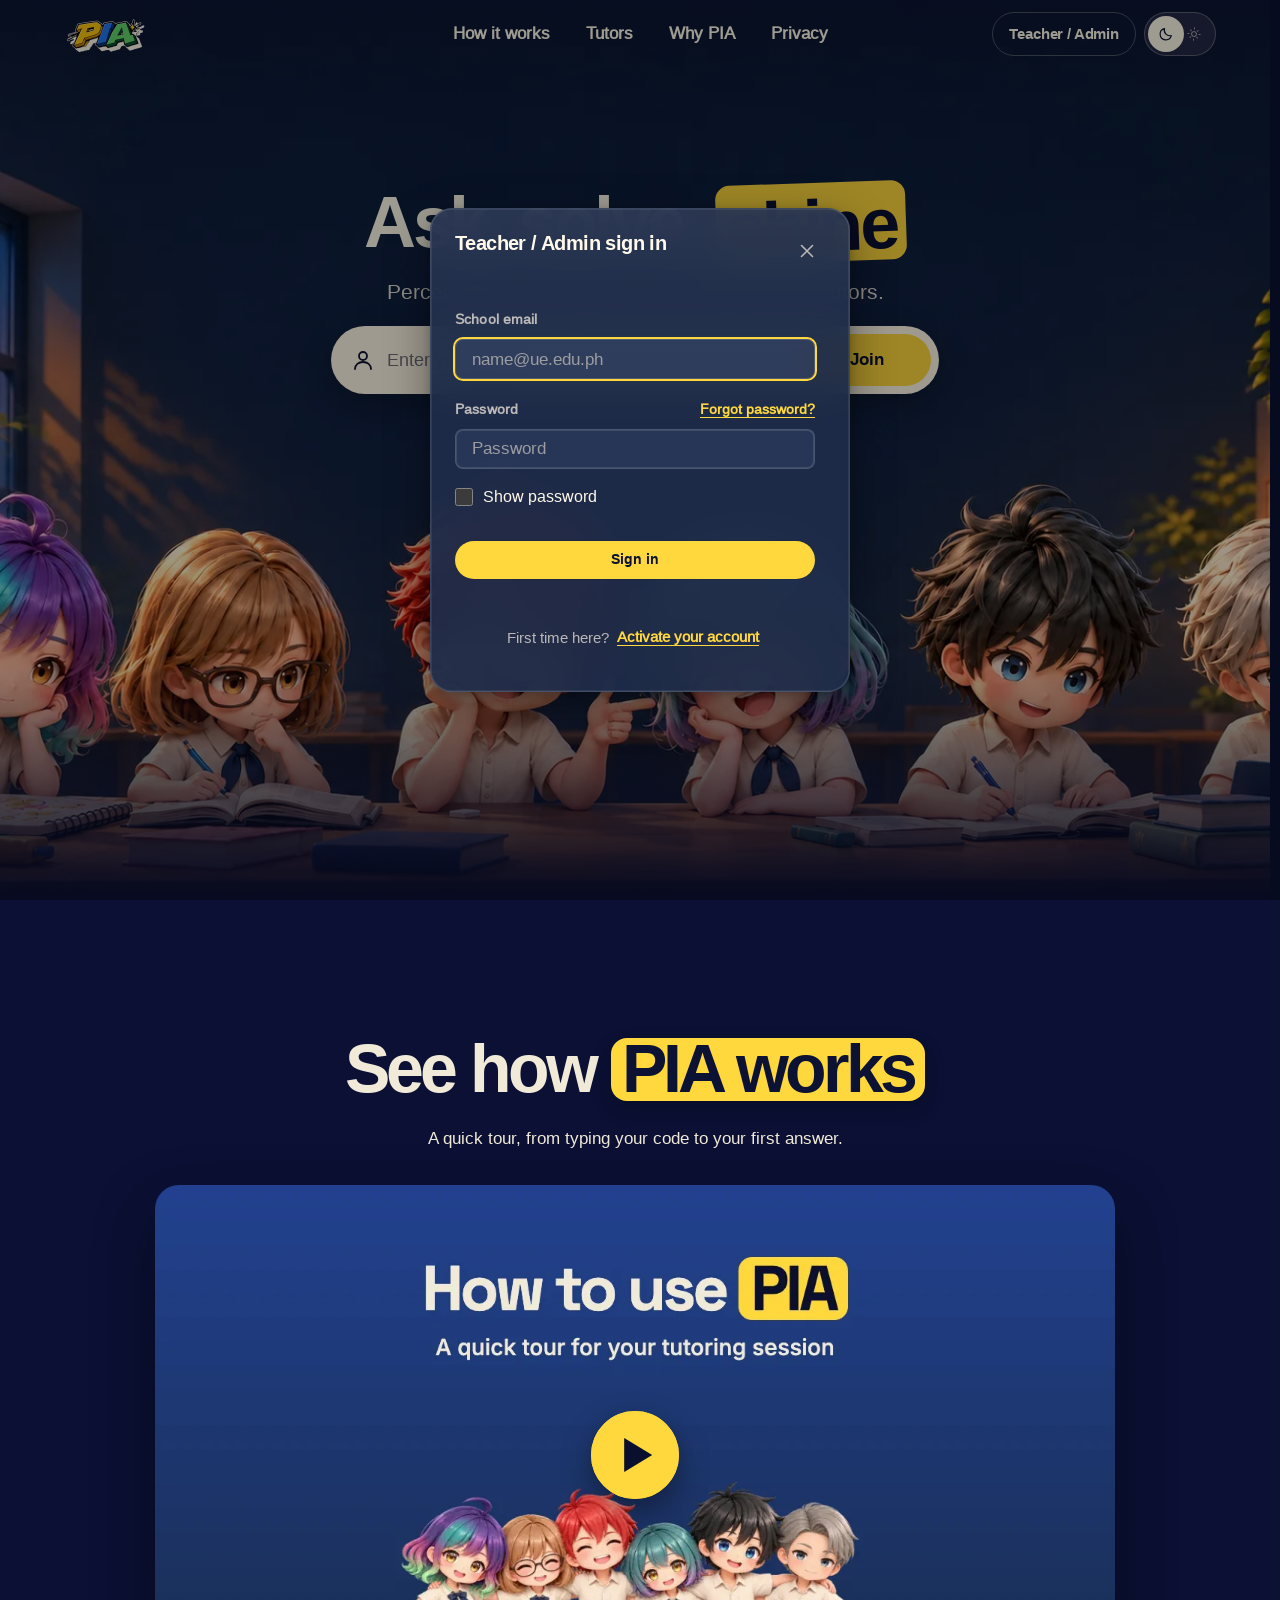
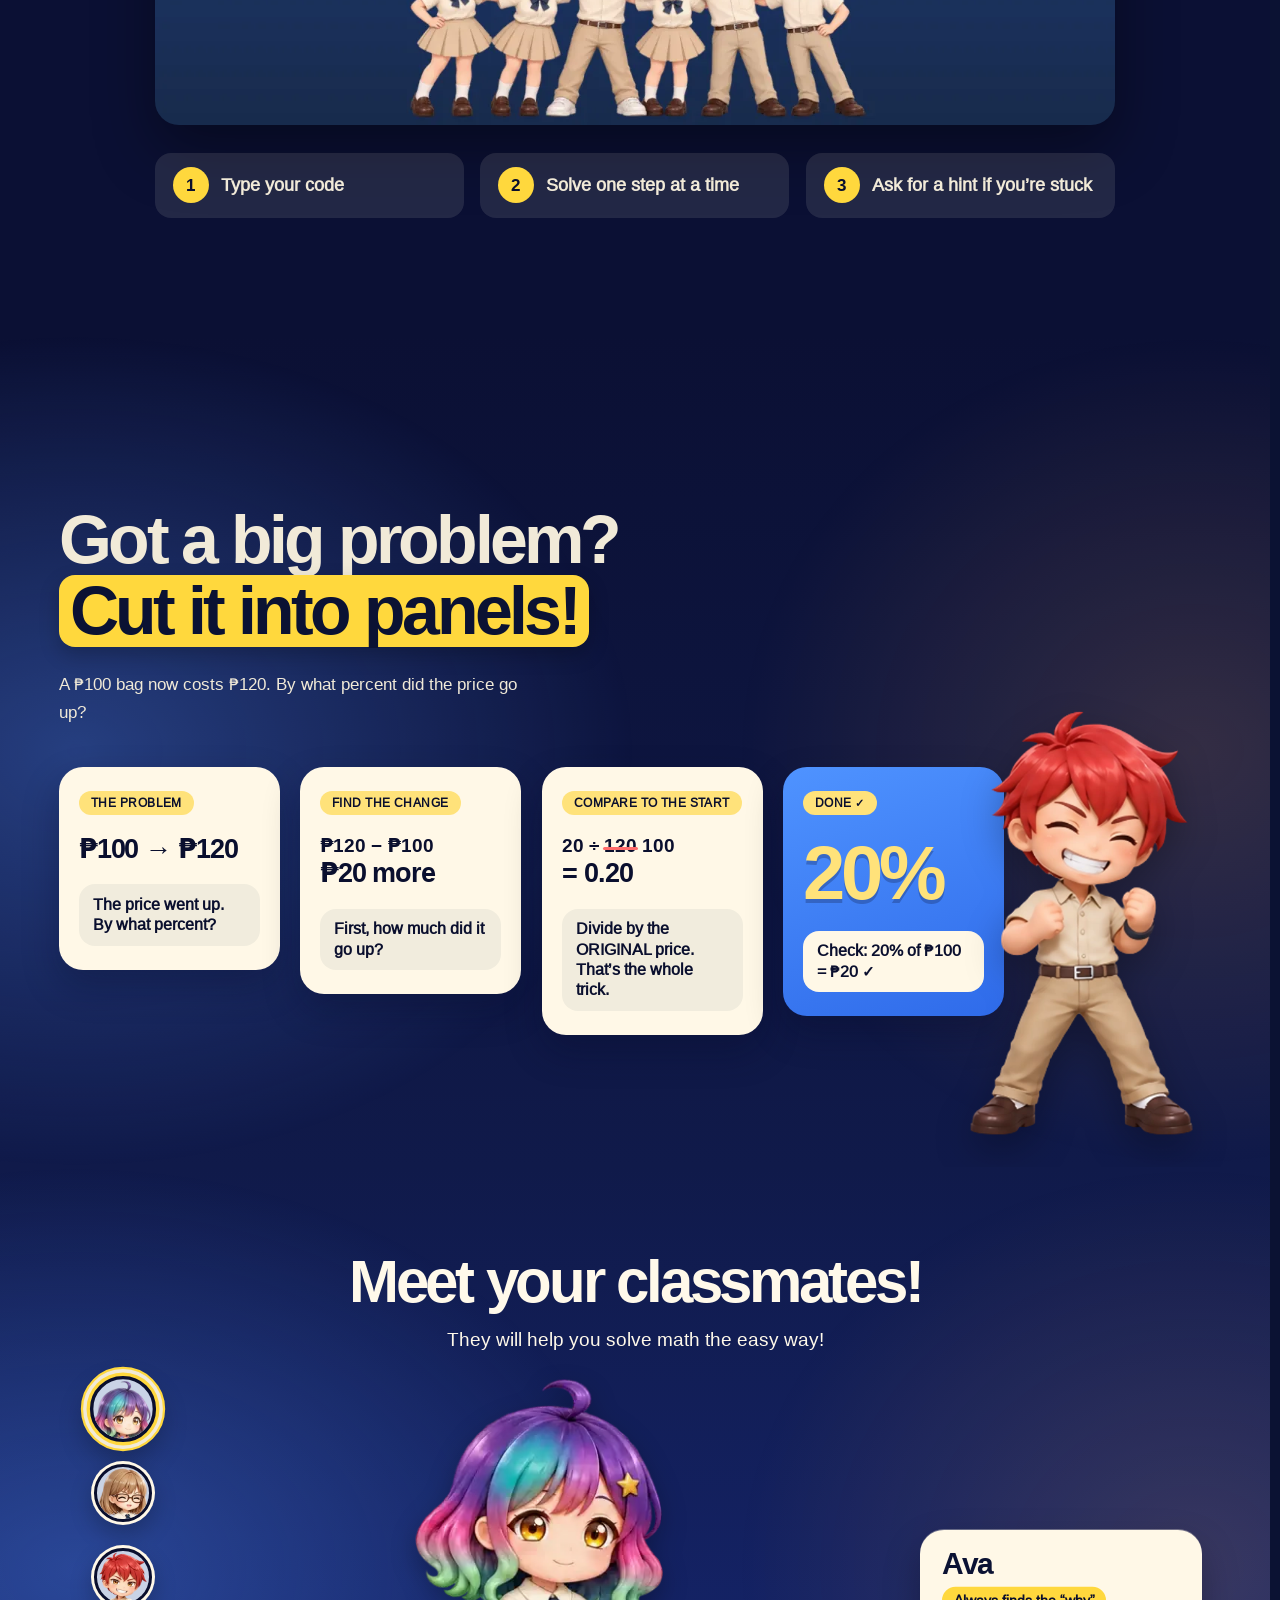
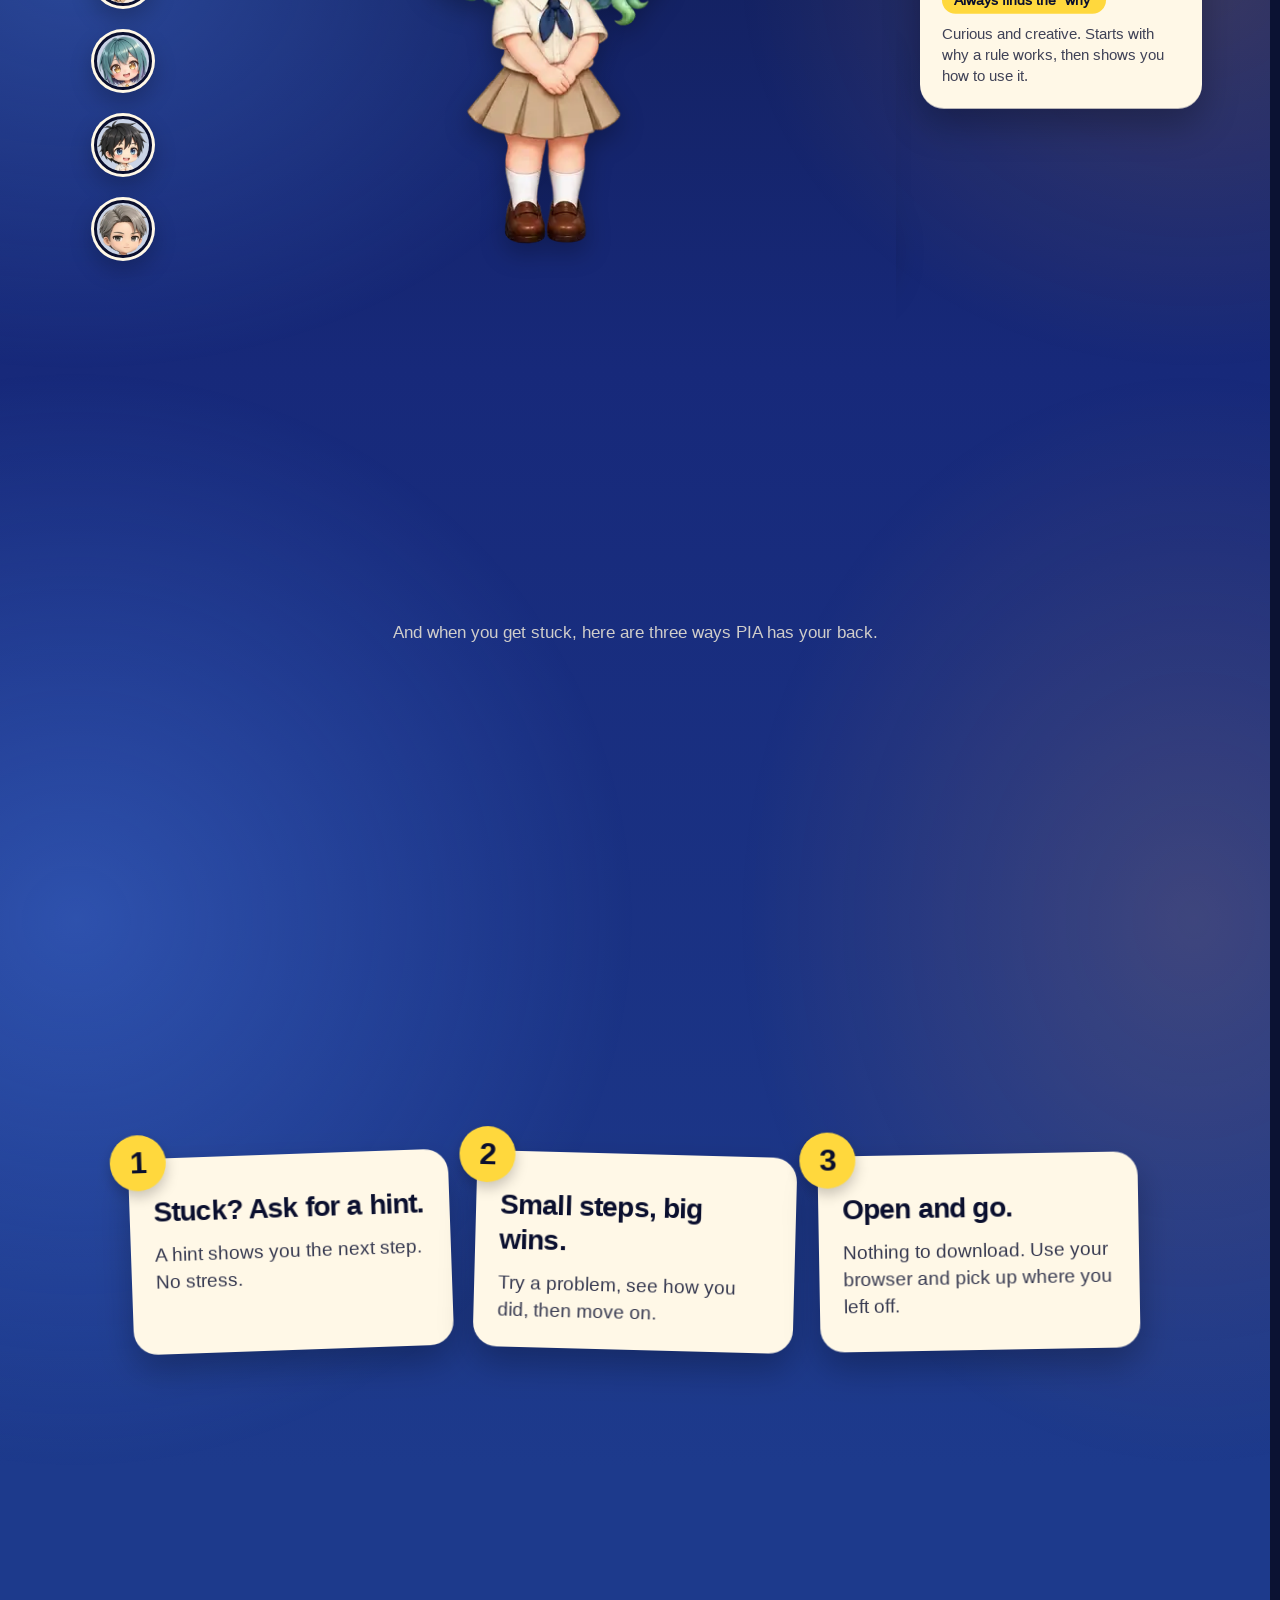
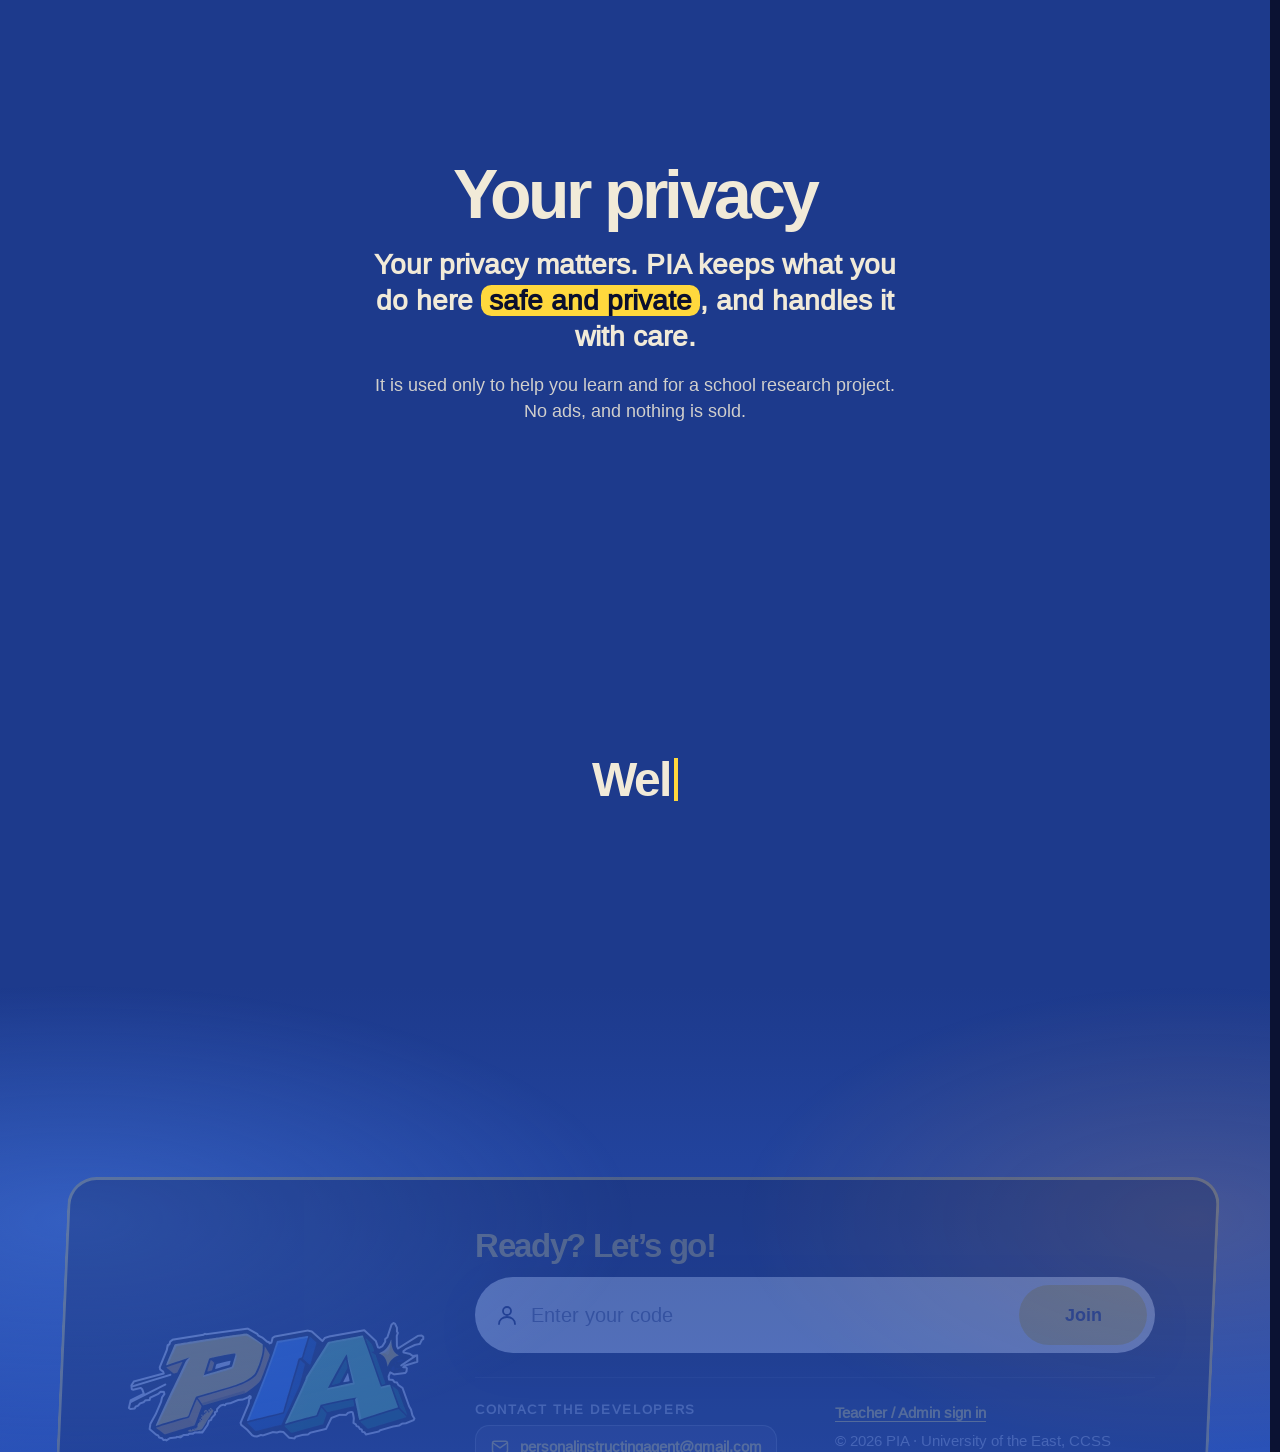
<file: teacher/html/teacher-dashboard.html>
<!DOCTYPE html>
<html lang="en" data-theme="dark" data-surface="admin">

<head>
    <meta charset="UTF-8">
    <meta name="viewport" content="width=device-width, initial-scale=1.0">
    <meta name="color-scheme" content="light dark">

    <script src="../../assets/js/shared/theme-boot.js"></script>
    <title>Section — PIA System</title>

    <script src="../../assets/js/shared/page-guard.js"></script>
    <script src="/assets/js/vendor/supabase.js"></script>
    <script src="../../assets/js/shared/admin-fonts.js"></script>

    <link rel="stylesheet" href="../../styles/global.css?v=20261128s">
    <link rel="stylesheet" href="../../styles/admin/admin.css?v=20261122h">
    <link rel="stylesheet" href="../../styles/admin/admin-pia.css?v=20261128t">
    <link rel="stylesheet" href="../../styles/admin/admin-glass.css?v=20261125b">
    <link rel="stylesheet" href="../../styles/teacher/teacher-class.css?v=20261127h">
    <link rel="icon" type="image/png" sizes="32x32" href="/assets/images/favicon-32.png">
    <link rel="icon" type="image/png" sizes="16x16" href="/assets/images/favicon-16.png">
    <link rel="apple-touch-icon" href="/assets/images/apple-touch-icon.png">
</head>

<body data-boot="pending">

    <svg width="0" height="0" style="position:absolute" aria-hidden="true" focusable="false">
        <defs>
            <symbol id="i-search" viewBox="0 0 24 24"><circle cx="11" cy="11" r="6.5"/><path d="m16 16 4.5 4.5"/></symbol>
            <symbol id="i-sun" viewBox="0 0 24 24"><circle cx="12" cy="12" r="4.2"/><path d="M12 2.5v2.2M12 19.3v2.2M4.2 4.2l1.6 1.6M18.2 18.2l1.6 1.6M2.5 12h2.2M19.3 12h2.2M4.2 19.8l1.6-1.6M18.2 5.8l1.6-1.6"/></symbol>
            <symbol id="i-moon" viewBox="0 0 24 24"><path d="M20 14.2A8.2 8.2 0 0 1 9.8 4a8.5 8.5 0 1 0 10.2 10.2Z"/></symbol>
            <symbol id="i-logout" viewBox="0 0 24 24"><path d="M9.5 21H5a2 2 0 0 1-2-2V5a2 2 0 0 1 2-2h4.5"/><path d="m16 16.5 4.5-4.5L16 7.5"/><path d="M20.5 12H9"/></symbol>
            <symbol id="i-gear" viewBox="0 0 24 24"><circle cx="12" cy="12" r="3.2"/><path d="M19.1 14.4a1.6 1.6 0 0 0 .3 1.8l.1.1a2 2 0 1 1-2.8 2.8l-.1-.1a1.6 1.6 0 0 0-2.7 1.1v.2a2 2 0 1 1-4 0v-.1a1.6 1.6 0 0 0-2.7-1.2l-.1.1a2 2 0 1 1-2.8-2.8l.1-.1A1.6 1.6 0 0 0 3.1 13H3a2 2 0 1 1 0-4h.1a1.6 1.6 0 0 0 1.2-2.7l-.1-.1a2 2 0 1 1 2.8-2.8l.1.1A1.6 1.6 0 0 0 9.8 3.3V3a2 2 0 1 1 4 0v.1a1.6 1.6 0 0 0 2.7 1.2l.1-.1a2 2 0 1 1 2.8 2.8l-.1.1a1.6 1.6 0 0 0 1.1 2.7h.2a2 2 0 1 1 0 4h-.1a1.6 1.6 0 0 0-1.4 1Z"/></symbol>
            <symbol id="i-info" viewBox="0 0 24 24"><circle cx="12" cy="12" r="8.5"/><path d="M12 11v5.5"/><circle cx="12" cy="7.8" r=".9" fill="currentColor" stroke="none"/></symbol>
            <symbol id="i-chev-down" viewBox="0 0 24 24"><path d="m6 9 6 6 6-6"/></symbol>
            <symbol id="i-check" viewBox="0 0 24 24"><path d="m5 12.5 4.5 4.5L19 7.5"/></symbol>
            <symbol id="i-alert" viewBox="0 0 24 24"><path d="M12 4.2 2.8 20h18.4L12 4.2Z"/><path d="M12 10.5v3.8"/><circle cx="12" cy="17.2" r=".9" fill="currentColor" stroke="none"/></symbol>
        </defs>
    </svg>

    <div class="t-boot" id="boot" role="status" aria-live="polite">
        <p id="boot-text">Checking your access…</p>
        <button class="btn btn-primary" id="boot-retry" type="button" hidden>Try again</button>
    </div>

    <div class="t-app" id="app" hidden>

        <header class="t-bar">
            <a class="t-brand" href="#sections" aria-label="PIA, back to the section">
                <img class="site-logo" src="../../assets/images/logo-320.webp" alt="PIA">
            </a>

            <nav class="t-nav" aria-label="Main">
                <a class="t-tab is-active" id="tab-sections" href="#sections">Sections</a>
            </nav>

            <div class="t-bar-right">
                <button type="button" class="btn-icon theme-toggle theme-switch" id="theme-toggle" aria-label="Switch to light theme">
                    <svg class="icon icon-sun" aria-hidden="true"><use href="#i-sun"></use></svg>
                    <svg class="icon icon-moon" aria-hidden="true"><use href="#i-moon"></use></svg>
                </button>
                <div class="t-account" id="account">
                    <button type="button" class="t-avatar" id="account-btn" aria-haspopup="menu" aria-expanded="false"
                        aria-controls="account-menu" aria-label="Account menu"><span class="t-initials" id="initials" aria-hidden="true">··</span><span class="custom-select-chevron t-chevron" aria-hidden="true"></span></button>
                    <div class="t-menu" id="account-menu" role="menu" aria-label="Account" hidden>
                        <a class="t-menu-item" role="menuitem" href="#settings">
                            <svg class="icon" aria-hidden="true"><use href="#i-gear"></use></svg>Settings</a>
                        <a class="t-menu-item" role="menuitem" href="#help">
                            <svg class="icon" aria-hidden="true"><use href="#i-info"></use></svg>Help</a>
                        <button type="button" class="t-menu-item is-signout" role="menuitem" id="signout">
                            <svg class="icon" aria-hidden="true"><use href="#i-logout"></use></svg>Sign Out</button>
                    </div>
                </div>
            </div>
        </header>

        <main class="t-main" id="main">

            <section id="view-students">
                <div class="page-head t-head">
                    <div class="t-title">
                        <h1 class="page-title" id="section-title">Your section</h1>
                    </div>
                    <label class="show-details privacy-mode" title="Hides the students’ names on your screen only">
                        <input type="checkbox" id="hide-details" class="sr-only" role="switch">
                        <span class="stage-switch" aria-hidden="true"></span>
                        <span class="privacy-mode-label">Privacy Mode</span>
                    </label>
                </div>

                <p class="scope-line" id="scope-line" aria-live="polite"></p>

                <p class="t-empty-section" id="no-section" hidden>
                    You are not assigned to a section yet. Ask the administrator to assign you one.
                </p>

                <section class="topic-boxes is-hidden" id="topic-boxes" aria-label="Class accuracy by topic">
                    <div class="topic-box"><p class="topic-box-label">Topic 1 · Finding a percentage</p><p class="topic-box-value" id="topic-1">—</p><p class="topic-box-note" id="topic-1-note">class accuracy</p></div>
                    <div class="topic-box"><p class="topic-box-label">Topic 2 · Percentage increase</p><p class="topic-box-value" id="topic-2">—</p><p class="topic-box-note" id="topic-2-note">class accuracy</p></div>
                    <div class="topic-box"><p class="topic-box-label">Topic 3 · Percentage decrease</p><p class="topic-box-value" id="topic-3">—</p><p class="topic-box-note" id="topic-3-note">class accuracy</p></div>
                </section>

                <div class="panel" id="roster-panel">
                    <div class="table-title">
                        <h2 class="sr-only">Students</h2>
                        <div class="tabs" role="group" aria-label="Filter the roster" id="filters">
                            <button type="button" class="tab is-active" data-filter="all" aria-pressed="true">All Students <span class="mono" data-count="all">—</span></button>
                            <button type="button" class="tab" data-filter="offline" aria-pressed="false">Offline <span class="mono" data-count="offline">—</span></button>
                        </div>
                        <span class="class-live" id="class-live">
                            <span class="live-dot" id="class-live-dot" aria-hidden="true"></span>
                            <span id="class-live-status">Study is not yet started</span>
                        </span>
                    </div>

                    <div class="panel-bar">
                        <div class="bar-group">
                            <div class="head-search" role="search">
                                <svg class="icon" aria-hidden="true"><use href="#i-search"></use></svg>
                                <label class="sr-only" for="find">Search students</label>
                                <input type="search" class="input" id="find" placeholder="Search all students">
                            </div>
                        </div>
                    </div>

                    <div class="table-wrap" tabindex="0" role="region" aria-label="Students">
                        <table class="table">
                            <caption class="sr-only">Students in your section</caption>
                            <thead>
                                <tr>
                                    <th scope="col">Student</th>
                                    <th scope="col">Participation</th>
                                </tr>
                            </thead>
                            <tbody id="roster"></tbody>
                        </table>
                        <div class="state-block is-hidden" id="roster-empty">
                            <p class="state-title" id="roster-empty-text">No matching students</p>
                        </div>
                    </div>

                    <p class="panel-foot muted" id="foot">Read-only. This page changes nothing.</p>
                </div>
            </section>

            <section id="view-help" hidden>
                <div class="page-head"><h1 class="page-title">Teacher Help Center</h1></div>

                <div class="help-layout">
                    
                    <div class="help-steps">
                        <details class="help-step" open id="th-purpose" name="help-topic">
<summary class="help-q"><span class="help-num">01</span><span class="help-title">What this page is for</span><svg class="icon help-chevron" aria-hidden="true"><use href="#i-chev-down"></use></svg></summary>
<div class="help-a">
<figure class="help-shot" hidden data-shot="../../assets/images/help/help-teacher-directory.webp" data-alt="The student directory of a section"></figure>
<div class="help-copy">
<p>This is your section’s student directory. It shows who is in your section, who is offline right now, and who has entered the study today.</p>
                                <p>It is read-only. You can look, but you cannot change anything about a student or the study.</p>
</div>
</div>
</details>
                        <details class="help-step" id="th-read" name="help-topic">
<summary class="help-q"><span class="help-num">02</span><span class="help-title">Reading the directory</span><svg class="icon help-chevron" aria-hidden="true"><use href="#i-chev-down"></use></svg></summary>
<div class="help-a">

<div class="help-copy">
<ul>
                                <li><strong>Online:</strong> the student is signed in and active now. The dot beside the name is green when online.</li>
                                <li><strong>Participation:</strong> “Entered” means the student has entered the study. “Not in yet” means they have not. It is greyed out while the student is offline.</li>
                                <li><strong>Study has started / not yet started:</strong> shows whether the administrator has started the session for your section.</li>
                                <li><strong>Privacy Mode:</strong> the switch at the top replaces the students’ names with asterisks on your screen, for example when the screen is projected. It is off at first and only changes your own screen.</li>
                                <li><strong>All Students / Offline tabs and Search:</strong> show everyone or only those who are offline, or find a student by name.</li>
                                </ul>
                                <p>The list refreshes by itself every few seconds, so you do not need to reload it.</p>
</div>
</div>
</details>
                        <details class="help-step" id="th-topics" name="help-topic">
<summary class="help-q"><span class="help-num">03</span><span class="help-title">How the class did, by topic</span><svg class="icon help-chevron" aria-hidden="true"><use href="#i-chev-down"></use></svg></summary>
<div class="help-a">

<div class="help-copy">
<p>After the administrator closes the Game for your section, three boxes appear at the top of the page, one for each topic: Finding a percentage, Percentage increase and Percentage decrease.</p>
<ul>
                                <li><strong>The number</strong> is the class accuracy in that topic: how many of the students’ answers were correct, on average. 100% means every answer was correct; 60% means about 6 of every 10 answers were.</li>
                                <li><strong>Who it is based on:</strong> under each number you see how many students answered in that topic, for example “4 of 10 students answered”. Students who have not reached the topic yet are not counted in the accuracy, so read it together with that count. A dash means nobody answered in that topic.</li>
                                <li><strong>It is the class only.</strong> It never says who. No name, score or answer is shown.</li>
                                <li><strong>Before the Game is closed</strong> the boxes are not shown, so the study is not influenced while students are working. If the Game is opened again, they disappear until it is closed.</li>
                                <li><strong>How it is counted:</strong> for each student, correct answers divided by all their answers in the topic (a retry after a wrong answer counts as another answer); then the average of the students who answered. Every student counts equally.</li>
                                </ul>
</div>
</div>
</details>
                        <details class="help-step" id="th-section" name="help-topic">
<summary class="help-q"><span class="help-num">04</span><span class="help-title">Changing your section</span><svg class="icon help-chevron" aria-hidden="true"><use href="#i-chev-down"></use></svg></summary>
<div class="help-a">
<figure class="help-shot" hidden data-shot="../../assets/images/help/help-teacher-section.webp" data-alt="The section menu at the top of the page"></figure>
<div class="help-copy">
<p>If the administrator gave you more than one section, the section name at the top of the page becomes a menu. Choose another section to switch to it.</p>
                                <p>If you see “You are not assigned to a section yet,” ask the administrator to assign you one.</p>
</div>
</div>
</details>
                        <details class="help-step" id="th-hidden" name="help-topic">
<summary class="help-q"><span class="help-num">05</span><span class="help-title">What you cannot see, and why</span><svg class="icon help-chevron" aria-hidden="true"><use href="#i-chev-down"></use></svg></summary>
<div class="help-a">

<div class="help-copy">
<p>To protect students, this page does not show personality results, assigned tutor, scores, or any individual performance data. Those are kept for the research team only, as agreed in the study’s ethical review. The only performance information you get is the class accuracy by topic, after the Game is closed.</p>
                                <p>If you notice a problem with a student’s record, tell the administrator.</p>
</div>
</div>
</details>
                        <details class="help-step" id="th-account" name="help-topic">
<summary class="help-q"><span class="help-num">06</span><span class="help-title">Your account</span><svg class="icon help-chevron" aria-hidden="true"><use href="#i-chev-down"></use></svg></summary>
<div class="help-a">
<figure class="help-shot" hidden data-shot="../../assets/images/help/help-teacher-account.webp" data-alt="The account menu with Settings, Help and Sign Out"></figure>
<div class="help-copy">
<ul>
                                <li><strong>Settings:</strong> open it from the account menu at the top right to see your details and change your password.</li>
                                <li><strong>Password:</strong> changing it signs your other devices out. This one stays signed in.</li>
                                <li><strong>Light or dark theme:</strong> use the sun or moon button beside your account.</li>
                                <li><strong>Sign Out:</strong> also in the account menu. You are signed out automatically after a period of inactivity.</li>
                                </ul>
</div>
</div>
</details>
                    </div>
                    <div class="help-contact">
                        <h2 class="help-contact-title">Still need help?</h2>
                        <a class="btn btn-primary help-contact-btn" href="mailto:personalinstructingagent@gmail.com?subject=PIA%20teacher%20help">Send Email</a>
                    </div>
                </div>
            </section>

            <section id="view-settings" hidden>
                <div class="page-head"><h1 class="page-title">Settings</h1></div>

                <div class="t-settings">
                    <h2 class="settings-group" id="your-account-title">Your account</h2>
                    <div class="stack" aria-labelledby="your-account-title">
                        <section class="panel panel-pad" aria-labelledby="st-details-title">
                            <h2 class="panel-title" id="st-details-title">Personal details</h2>
                            <dl class="facts">
                                <div><dt>Name</dt><dd id="st-name">—</dd></div>
                                <div><dt>Email</dt><dd id="st-email">—</dd></div>
                            </dl>
                        </section>

                        <section class="panel panel-pad" aria-labelledby="st-password-title">
                            <div class="panel-row">
                                <div>
                                    <h2 class="panel-title" id="st-password-title">Password</h2>
                                    <p class="muted">Changing it signs your other devices out; this one stays signed in.</p>
                                </div>
                                <button type="button" class="btn btn-secondary" id="open-password">Change password</button>
                            </div>
                        </section>
                    </div>
                </div>
            </section>
        </main>
    </div>

    <div class="overlay" id="modal-password" role="dialog" aria-modal="true" aria-labelledby="cp-title" aria-describedby="cp-sub">
        <div class="modal modal-sm">
            <header class="modal-head">
                <div class="modal-head-text">
                    <h2 class="modal-title" id="cp-title">Change password</h2>
                    <p class="modal-sub" id="cp-sub">At least 8 characters, with a letter and a number.</p>
                </div>
            </header>
            <form id="password-form" novalidate>
                <div class="modal-body stack">
                    <div class="field">
                        <label class="label" for="cp-current">Current password</label>
                        <input class="input" type="password" id="cp-current" autocomplete="current-password" placeholder="Password">
                        <p class="field-msg" data-msg-for="cp-current"></p>
                    </div>
                    <div class="field">
                        <label class="label" for="cp-new">New password</label>
                        <input class="input" type="password" id="cp-new" autocomplete="new-password" maxlength="72" placeholder="Password">
                        <p class="field-msg" data-msg-for="cp-new"></p>
                    </div>
                    <div class="field">
                        <label class="label" for="cp-confirm">Confirm password</label>
                        <input class="input" type="password" id="cp-confirm" autocomplete="new-password" maxlength="72" placeholder="Password">
                        <p class="field-msg" data-msg-for="cp-confirm"></p>
                    </div>
                    <label class="t-check">
                        <input type="checkbox" id="cp-show"> Show passwords
                    </label>
                    <p class="form-status" id="cp-status" role="status" aria-live="polite"></p>
                </div>
                <footer class="modal-foot">
                    <button type="button" class="btn btn-secondary" id="cp-cancel">Cancel</button>
                    <button type="submit" class="btn btn-primary" id="cp-submit" disabled>Update password</button>
                </footer>
            </form>
        </div>
    </div>

    <div class="t-toast" id="toast" role="status" aria-live="polite" hidden></div>

    <script src="../../assets/js/shared/site-config.js?v=20261031a"></script>
    <script src="../../assets/js/shared/helpers.js?v=20261031c"></script>
    <script src="../../assets/js/shared/device.js?v=20261031a"></script>
    <script src="../../assets/js/shared/student-guard.js?v=20261031a"></script>
    <script src="../../assets/js/shared/idle-timeout.js?v=20261031c"></script>
    <script src="../../assets/js/shared/activity-tracking.js?v=20261127b"></script>
    <script src="../../assets/js/shared/session-guard.js?v=20261127b"></script>
    <script src="../../assets/js/shared/page-extras.js?v=20261031a"></script>
    <script src="../../assets/js/shared/device-revoke.js?v=20261031b"></script>
    <script src="../../assets/js/shared/stage-sync.js?v=20261201a"></script>
    <script src="../../assets/js/shared/help-page.js?v=20261121a"></script>
    <script src="../js/teacher-roster.js?v=20261128a"></script>
    <script src="../js/teacher-settings.js?v=20261121a"></script>
</body>

</html>
</file>
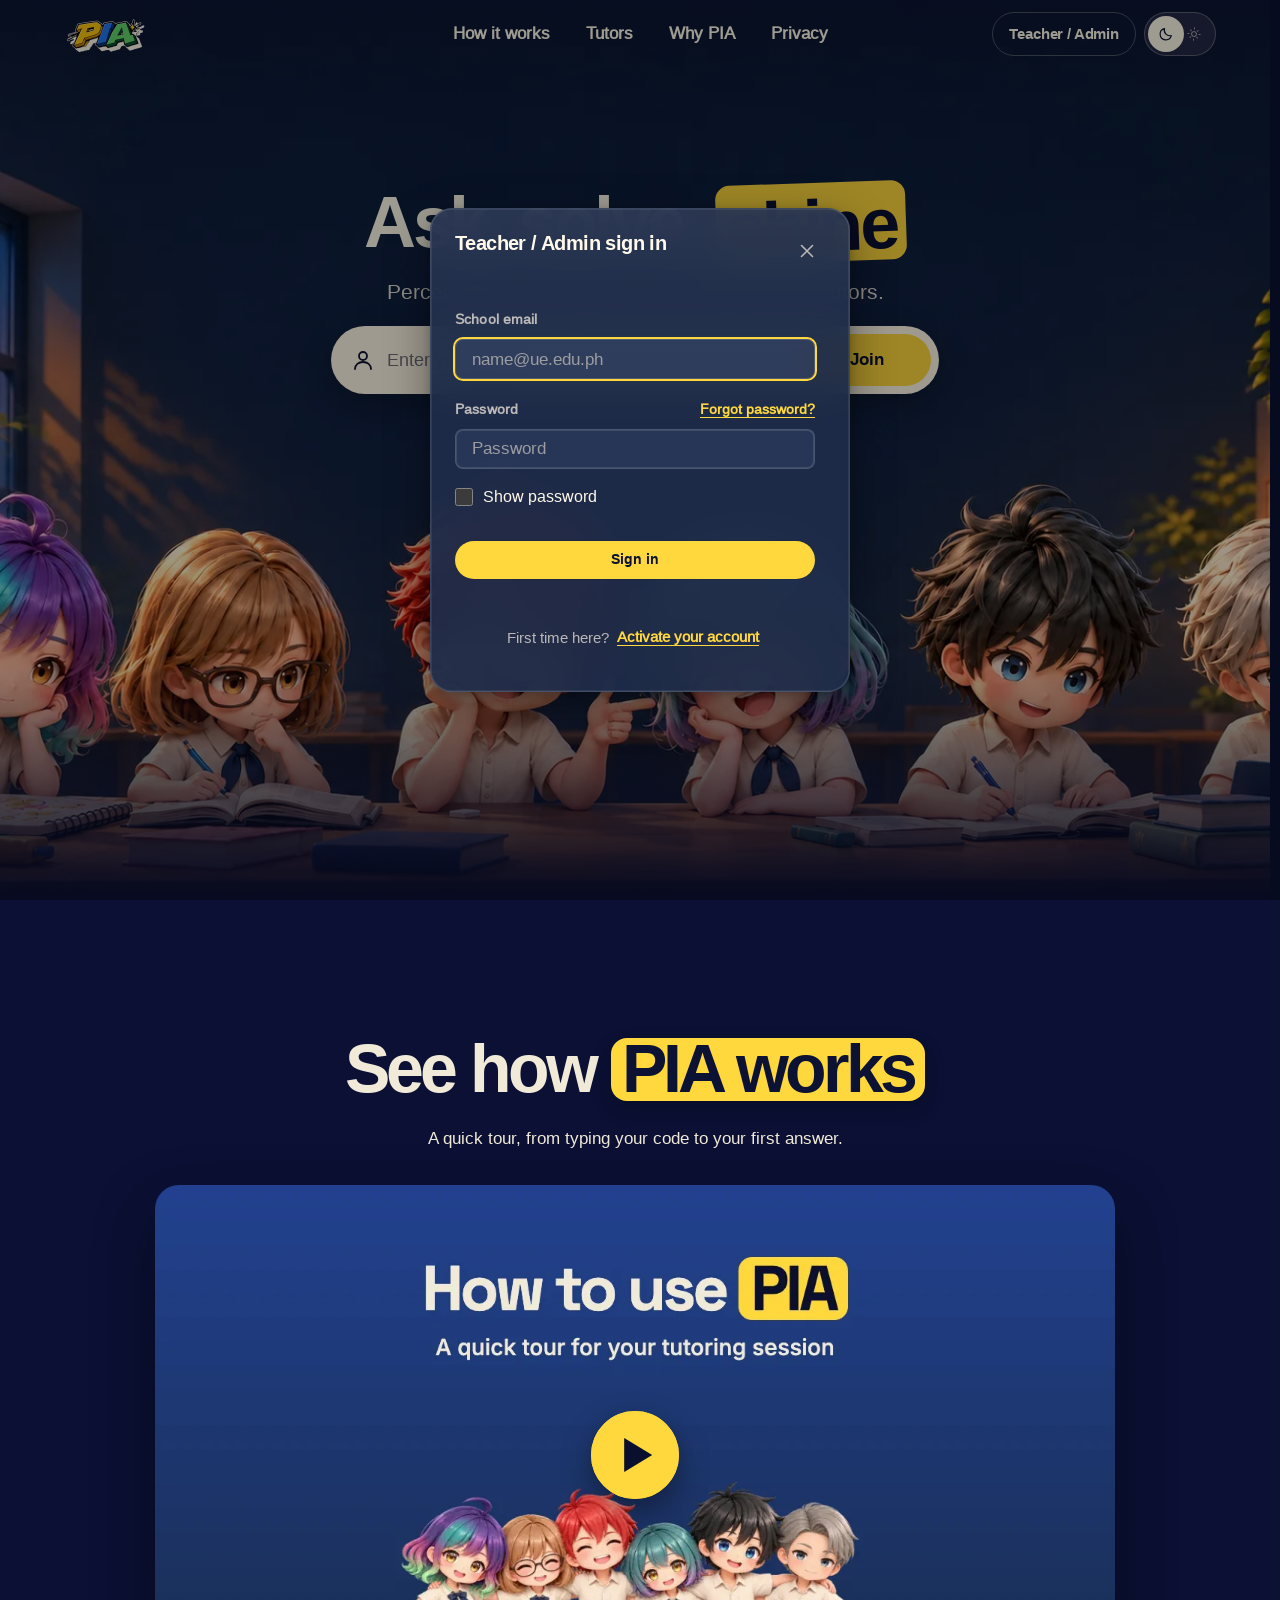
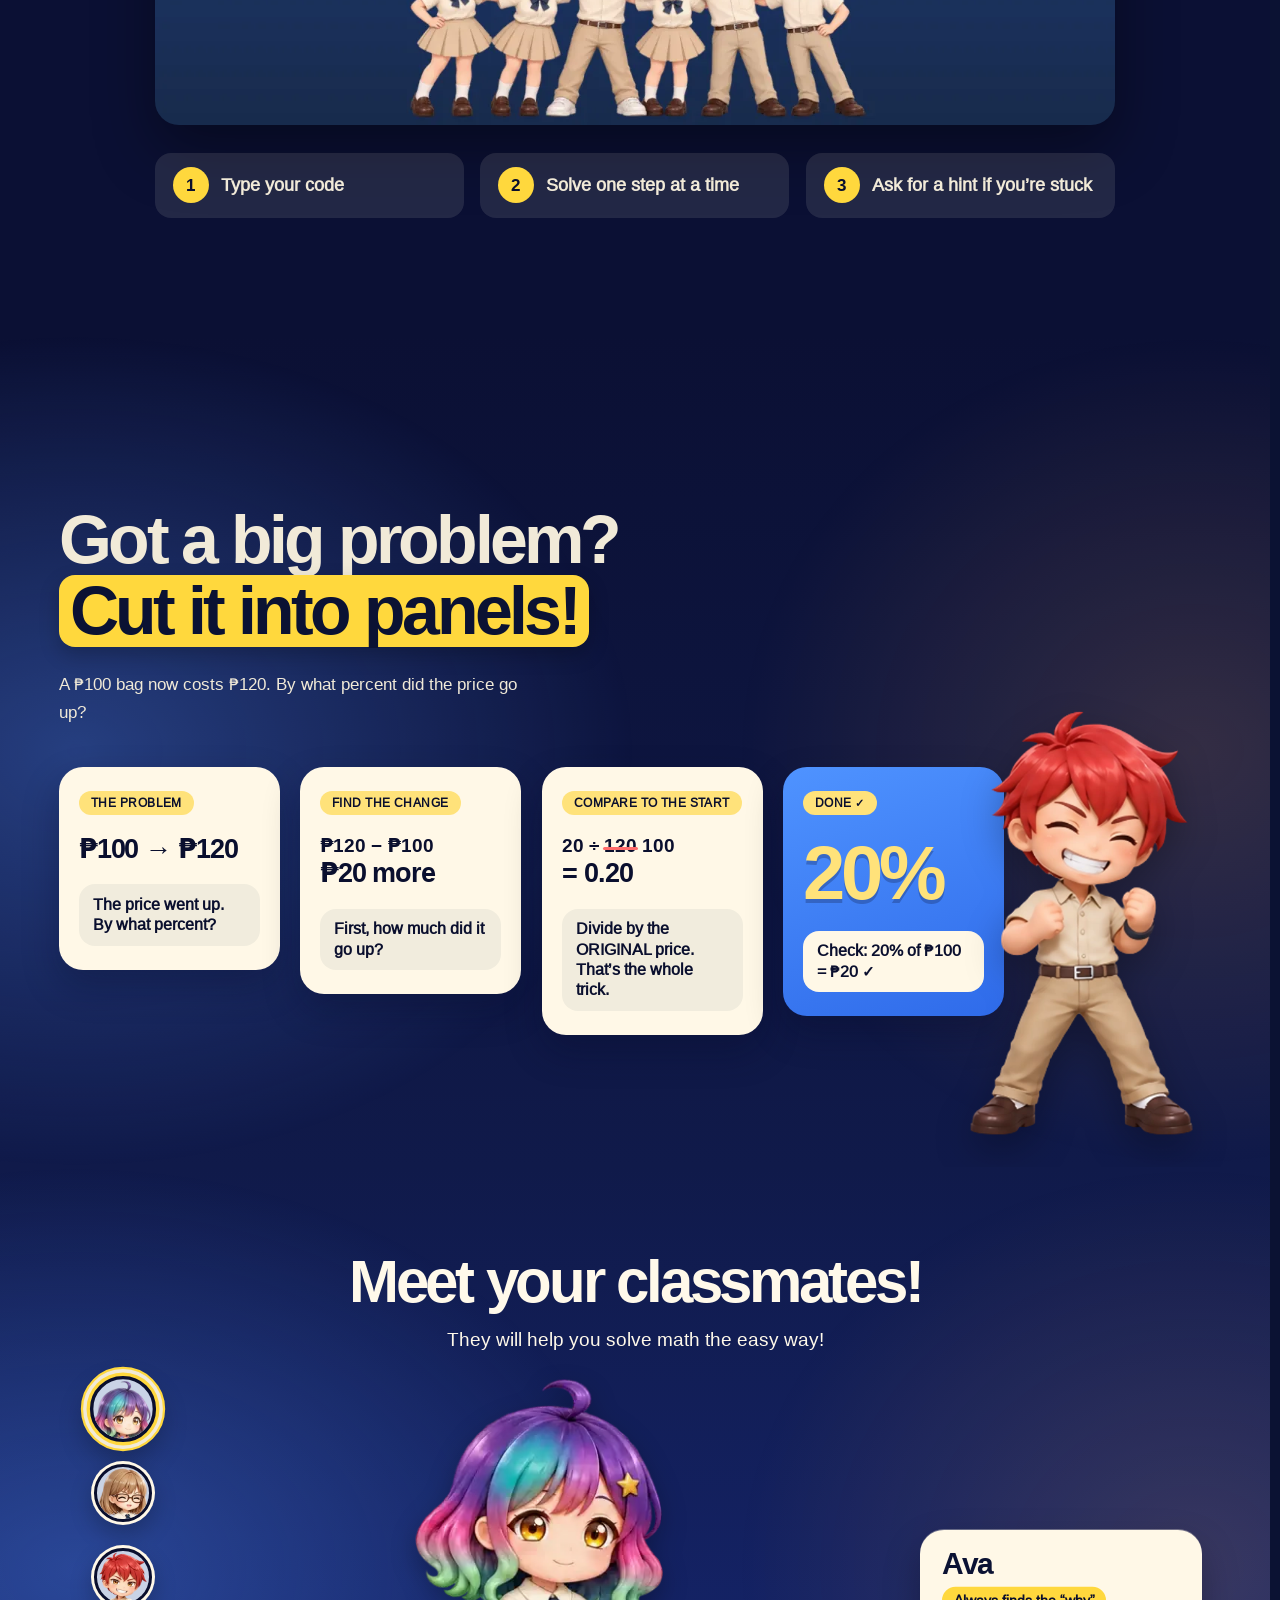
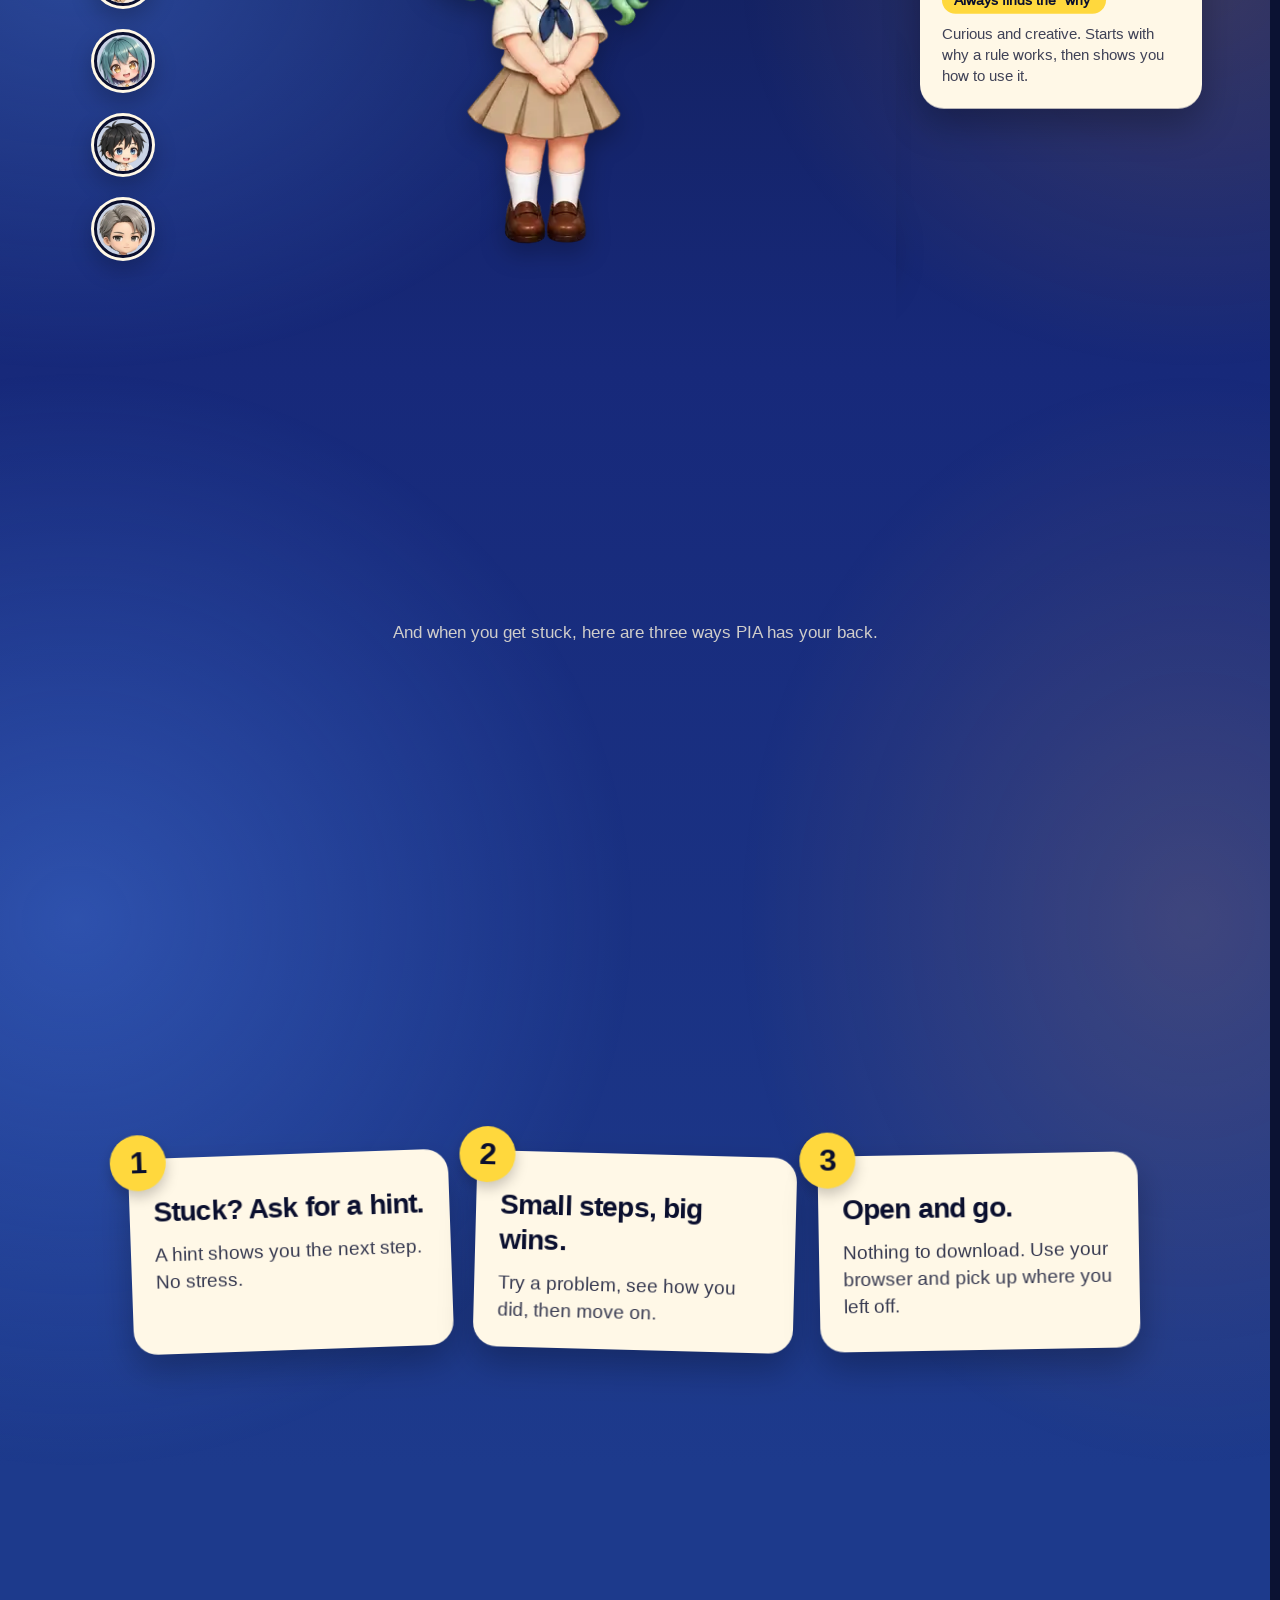
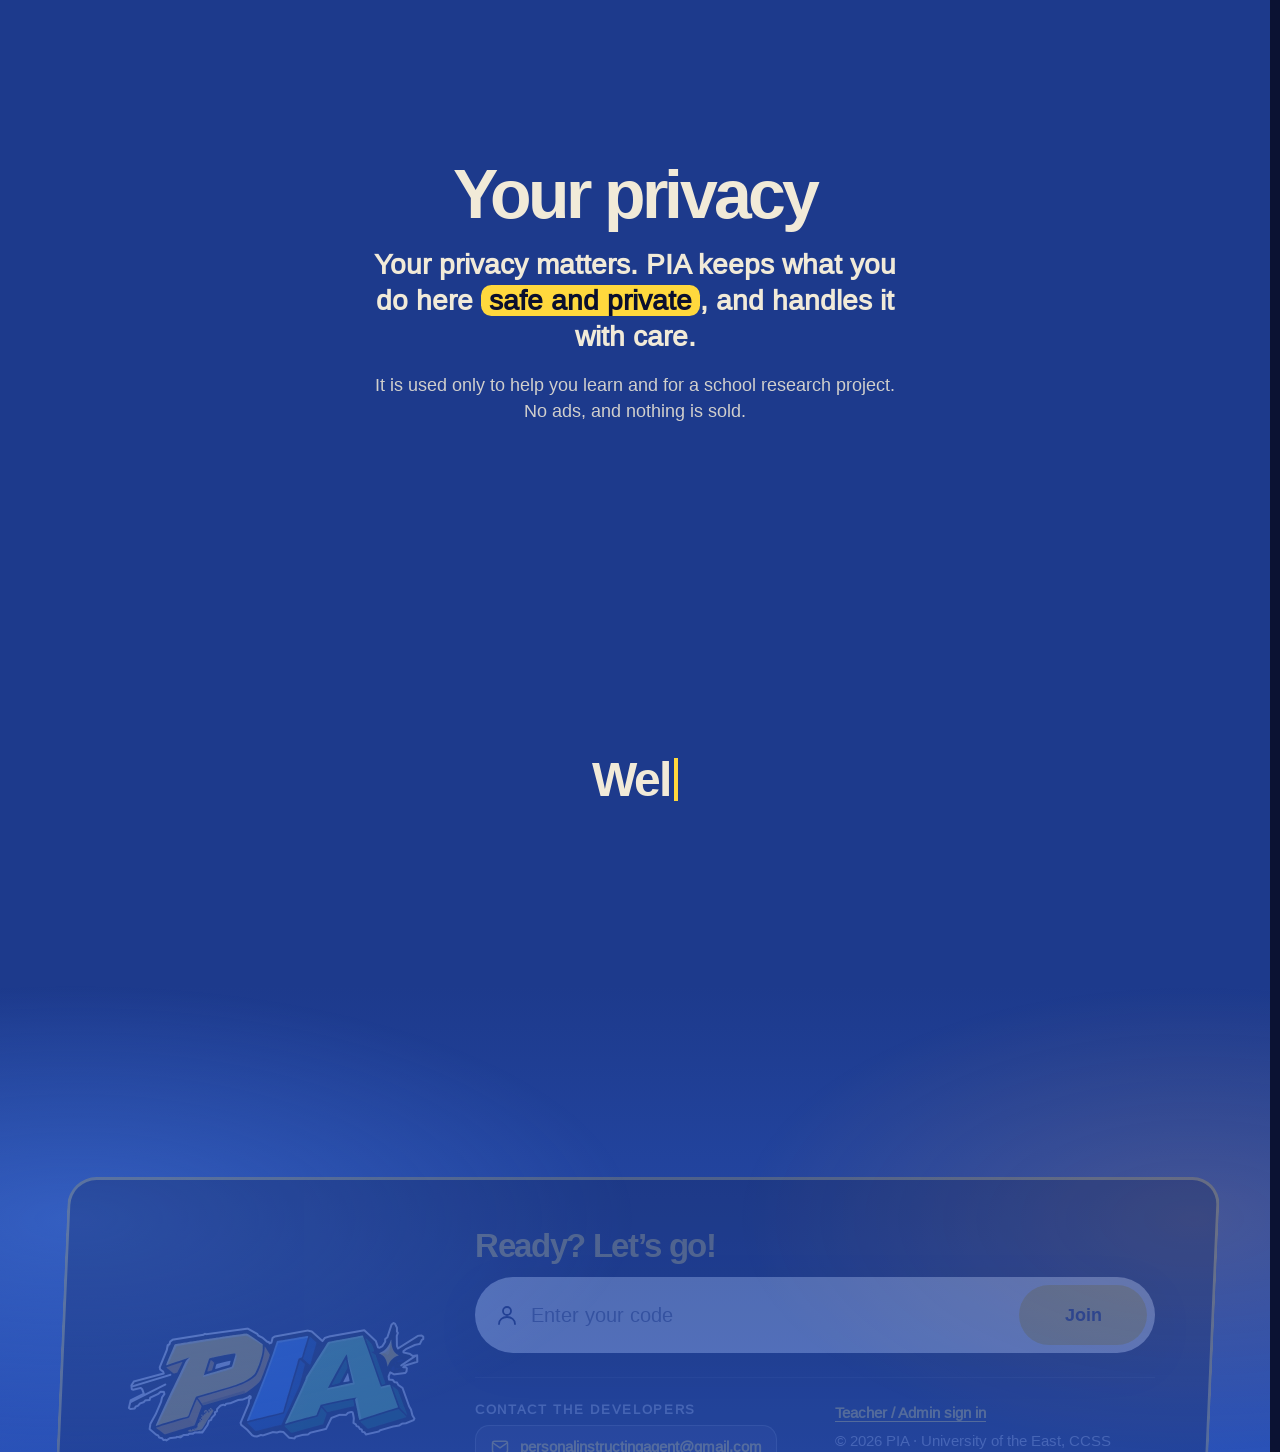
<file: teacher/html/teacher-ocean.html>
<!DOCTYPE html>
<html lang="en" data-theme="dark" data-surface="comic">

<head>
    <meta charset="UTF-8">
    <meta name="viewport" content="width=device-width, initial-scale=1.0">
    <meta name="color-scheme" content="light dark">

    <script src="../../assets/js/shared/theme-boot.js"></script>
    <title>PIA — Questionnaire</title>

    <script src="/assets/js/vendor/supabase.js"></script>

    <link rel="stylesheet" href="../../styles/global.css?v=20261128s">
    <link rel="stylesheet" href="../../styles/student/student-journey.css">
    <link rel="stylesheet" href="../../styles/student/student-paper.css?v=20261120a">
    <link rel="stylesheet" href="../../styles/student/landing-look.css?v=20261125a">
    <link rel="icon" type="image/png" sizes="32x32" href="/assets/images/favicon-32.png">
    <link rel="icon" type="image/png" sizes="16x16" href="/assets/images/favicon-16.png">
    <link rel="apple-touch-icon" href="/assets/images/apple-touch-icon.png">
</head>

<body class="opacity-0 quiz paper landing-look" data-own-quit data-staff>

    <svg width="0" height="0" style="position:absolute" aria-hidden="true" focusable="false">
        <defs>
            <symbol id="i-x" viewBox="0 0 24 24"><path d="M18 6 6 18M6 6l12 12"/></symbol>
            <symbol id="i-chev-left" viewBox="0 0 24 24"><path d="m15 6-6 6 6 6"/></symbol>
            <symbol id="i-chev-right" viewBox="0 0 24 24"><path d="m9 6 6 6-6 6"/></symbol>
        </defs>
    </svg>

    <div class="journey">
        <div class="journey-ambient journey-ambient--classroom" aria-hidden="true"></div>

        <header class="journey-bar">
            <div class="journey-shell journey-bar-inner">
                <div class="journey-brand">
                    <span class="brand-link"><img class="site-logo" src="../../assets/images/logo.svg" alt="PIA" width="48" height="48"></span>
                </div>

                <div class="journey-bar-right">

                    <button class="btn btn-signout" id="signout-btn" data-signout data-no-who>Quit</button>
                    <button type="button" class="btn btn-signout btn-theme theme-switch" id="theme-toggle" aria-label="Switch to light theme">
                        <svg class="theme-sun" viewBox="0 0 24 24" width="20" height="20" aria-hidden="true" focusable="false"><circle cx="12" cy="12" r="4"/><path d="M12 2v3M12 19v3M2 12h3M19 12h3M4.9 4.9l2.1 2.1M17 17l2.1 2.1M19.1 4.9 17 7M7 17l-2.1 2.1"/></svg>
                        <svg class="theme-moon" viewBox="0 0 24 24" width="20" height="20" aria-hidden="true" focusable="false"><path d="M20 14.5A8 8 0 0 1 9.5 4 8 8 0 1 0 20 14.5Z"/></svg>
                    </button>
                </div>
            </div>
        </header>

        <main class="journey-main">
            <div class="journey-shell">

                <div id="gatekeeper-screen"></div>

                <div id="test-container" class="hidden">
                    <div class="test-wrap">
                        <div class="question-card">
                            <p class="question-counter" id="question-counter">1 of 50</p>
                            <h1 class="question-text" id="question-text">—</h1>

                            <div class="answer-list" id="ocean-answer-list" role="group" aria-label="How much does this sound like you?">
                                <button type="button" class="ocean-answer-btn" data-score="1"><span class="answer-label">Disagree</span></button>
                                <button type="button" class="ocean-answer-btn" data-score="2"><span class="answer-label">Slightly disagree</span></button>
                                <button type="button" class="ocean-answer-btn" data-score="3"><span class="answer-label">Neutral</span></button>
                                <button type="button" class="ocean-answer-btn" data-score="4"><span class="answer-label">Slightly agree</span></button>
                                <button type="button" class="ocean-answer-btn" data-score="5"><span class="answer-label">Agree</span></button>
                            </div>

                            <div class="test-nav">
                                <button type="button" class="btn btn-secondary" id="btn-prev">
                                    <svg class="icon"><use href="#i-chev-left"></use></svg>
                                    Back
                                </button>
                                <button type="button" class="btn btn-primary" id="btn-submit-ocean" disabled hidden>
                                    Submit
                                </button>
                                <button type="button" class="btn btn-secondary" id="btn-next" disabled>
                                    <span id="btn-next-label">Next</span>
                                    <svg class="icon"><use href="#i-chev-right"></use></svg>
                                </button>
                            </div>

                            <p class="submit-hint" id="submit-hint" aria-live="polite"></p>
                        </div>
                    </div>
                </div>
            </div>
        </main>
    </div>

    <div class="overlay" id="quit-modal" role="dialog" aria-modal="true" aria-hidden="true"
        aria-labelledby="quit-heading">
        <div class="modal modal-sm" id="quit-modal-content">
            <header class="modal-head">
                <div class="modal-head-text">
                    <h2 class="modal-title" id="quit-heading">Leave the questionnaire?</h2>
                    <p class="modal-sub">Your answers so far are saved.</p>
                </div>
            </header>

            <div class="modal-body">
                <p class="modal-text">
                    If you leave now you can come back and carry on from the same question.
                    Nothing you've answered will be lost.
                </p>

                <div class="quit-progress">
                    <div class="quit-progress-row">
                        <span>Answered so far</span>
                        <b id="quit-progress-count">0 of 50</b>
                    </div>
                    <div class="bar"><div class="bar-fill" id="quit-progress-fill" style="width:0%"></div></div>
                </div>
            </div>

            <footer class="modal-foot">
                <button class="btn btn-secondary" id="quit-modal-leave">Quit for now</button>
                <button class="btn btn-primary" id="quit-modal-stay">Keep going</button>
            </footer>
        </div>
    </div>

    <script src="../../assets/js/shared/site-config.js?v=20261031a"></script>
    <script src="../../assets/js/shared/helpers.js?v=20261031c"></script>
    <script src="../../assets/js/shared/device.js?v=20261031a"></script>
    <script src="../../assets/js/shared/student-guard.js?v=20261031a"></script>
    <script src="../../assets/js/shared/idle-timeout.js?v=20261031c"></script>
    <script src="../../assets/js/shared/activity-tracking.js?v=20261127b"></script>
    <script src="../../assets/js/shared/session-guard.js?v=20261127b"></script>
    <script src="../../assets/js/shared/page-extras.js?v=20261031a"></script>
    <script src="../../assets/js/shared/device-revoke.js?v=20261031b"></script>
    <script src="../../assets/js/shared/stage-sync.js?v=20261201a"></script>

    <script src="../../assets/js/shared/bfpt-items.js"></script>
    <script src="../../student/js/journey-header.js"></script>
    <script src="../../student/js/ocean-test.js?v=20261201a"></script>
</body>

</html>
</file>
<file: styles/global.css>
:root {
    --palette-ink: #0b1233;
    --palette-paper: #fff9ea;
    --palette-violet: #3a8dff;
    --palette-volt: #ffd83d;
    --volt-text: var(--palette-volt);
    --palette-green: #2ed573;
    --status-coral: #ffb938;
    --status-coral-ink: #7a4b00;
    --status-coral-dark: #ffd27a;
    --status-amber: #ffcb3d;
    --status-red: #dc2626;
    --status-red-ink: #b91c1c;
    --status-red-dark: #f87171;
    --black-a14: rgb(0 0 0 / 0.14);
    --black-a16: rgb(0 0 0 / 0.16);
    --black-a18: rgb(0 0 0 / 0.18);
    --black-a20: rgba(0, 0, 0, 0.2);
    --black-a22: rgb(0 0 0 / 0.22);
    --black-a25: rgba(0, 0, 0, 0.25);
    --black-a26: rgba(0, 0, 0, 0.26);
    --black-a28: rgba(0, 0, 0, 0.28);
    --black-a30: rgba(0, 0, 0, 0.3);
    --black-a32: rgba(0, 0, 0, 0.32);
    --black-a40: rgba(0, 0, 0, 0.4);
    --black-a45: rgba(0, 0, 0, 0.45);
    --black-a50: rgba(0, 0, 0, 0.5);
    --black-a60: rgb(0 0 0 / 0.6);
    --hex-0a0f2e: #0a0f2e;
    --hex-0b1034: #0b1034;
    --hex-0b1138: #0b1138;
    --hex-0d1230: #0d1230;
    --hex-0e3a9a: #0e3a9a;
    --hex-0e7a3c: #0e7a3c;
    --hex-0f1a44: #0f1a44;
    --hex-101745: #101745;
    --hex-101a4a: #101a4a;
    --hex-111a47: #111a47;
    --hex-122546: #122546;
    --hex-123524: #123524;
    --hex-142849: #142849;
    --hex-17225c: #17225c;
    --hex-17297a: #17297a;
    --hex-1745b0: #1745b0;
    --hex-182b4c: #182b4c;
    --hex-182f78: #182f78;
    --hex-1a0606: #1a0606;
    --hex-1b3158: #1b3158;
    --hex-1d3a8c: #1d3a8c;
    --hex-22418f: #22418f;
    --hex-2563d9: #2563d9;
    --hex-2a1213: #2a1213;
    --hex-2a52b8: #2a52b8;
    --hex-2a68d6: #2a68d6;
    --hex-2b2108: #2b2108;
    --hex-2f6bea: #2f6bea;
    --hex-2f74ee: #2f74ee;
    --hex-3a4a85: #3a4a85;
    --hex-4a5170: #4a5170;
    --hex-4f93ff: #4f93ff;
    --hex-5aa0ff: #5aa0ff;
    --hex-5b2427: #5b2427;
    --hex-5c4713: #5c4713;
    --hex-6aa8ff: #6aa8ff;
    --hex-7fb4ff: #7fb4ff;
    --hex-7fd6a0: #7fd6a0;
    --hex-7fe0b0: #7fe0b0;
    --hex-92400e: #92400e;
    --hex-991b1b: #991b1b;
    --hex-a5ccff: #a5ccff;
    --hex-a8bfeb: #a8bfeb;
    --hex-b3261e: #b3261e;
    --hex-b9c0e0: #b9c0e0;
    --hex-bccfef: #bccfef;
    --hex-bcd2f2: #bcd2f2;
    --hex-c1def3: #c1def3;
    --hex-c9d3e6: #c9d3e6;
    --hex-cddcf3: #cddcf3;
    --hex-cfe5f5: #cfe5f5;
    --hex-d2e8f6: #d2e8f6;
    --hex-d3e2f6: #d3e2f6;
    --hex-d3e4f5: #d3e4f5;
    --hex-d6eaf8: #d6eaf8;
    --hex-dce7f6: #dce7f6;
    --hex-e5484d: #e5484d;
    --hex-e8c36a: #e8c36a;
    --hex-e8eef7: #e8eef7;
    --hex-f08a8a: #f08a8a;
    --hex-f1ead8: #f1ead8;
    --hex-f1ecdd: #f1ecdd;
    --hex-f2b8b8: #f2b8b8;
    --hex-fbbf24: #fbbf24;
    --hex-fca5a5: #fca5a5;
    --hex-fdecec: #fdecec;
    --hex-fdf2d8: #fdf2d8;
    --hex-ff5d5d: #ff5d5d;
    --hex-ff6b6b: #ff6b6b;
    --hex-ff8fb8: #ff8fb8;
    --hex-ff9a9a: #ff9a9a;
    --hex-ffe270: #ffe270;
    --hex-ffe27a: #ffe27a;
    --hex-ffe574: #ffe574;
    --hex-ffe66d: #ffe66d;
    --hex-fff8e7: #fff8e7;
    --hex-fffaf0: #fffaf0;
    --hex-ffffff: #ffffff;
    --rgb10-15-46-a20: rgba(10, 15, 46, 0.2);
    --rgb10-15-46-a25: rgba(10, 15, 46, 0.25);
    --rgb10-15-46-a36: rgba(10, 15, 46, 0.36);
    --rgb10-15-46-a7: rgba(10, 15, 46, 0.07);
    --rgb10-15-46-a72: rgba(10, 15, 46, 0.72);
    --rgb10-15-46-a78: rgba(10, 15, 46, 0.78);
    --rgb10-15-46-a8: rgba(10, 15, 46, 0.08);
    --rgb10-15-46-a82: rgba(10, 15, 46, 0.82);
    --rgb11-18-51-a0: rgba(11, 18, 51, 0);
    --rgb11-18-51-a35: rgba(11, 18, 51, 0.35);
    --rgb11-18-51-a42: rgba(11, 18, 51, 0.42);
    --rgb11-18-51-a58: rgba(11, 18, 51, 0.58);
    --rgb11-18-51-a78: rgba(11, 18, 51, 0.78);
    --rgb11-18-51-a88: rgba(11, 18, 51, 0.88);
    --rgb11-18-51-a92: rgba(11, 18, 51, 0.92);
    --rgb120-160-255-a28: rgba(120, 160, 255, 0.28);
    --rgb127-127-127-a18: rgba(127, 127, 127, 0.18);
    --rgb127-127-127-a30: rgba(127, 127, 127, 0.3);
    --rgb13-18-48-a60: rgba(13, 18, 48, 0.6);
    --rgb14-11-22-a45: rgb(14 11 22 / 0.45);
    --rgb20-30-70-a30: rgba(20, 30, 70, 0.3);
    --rgb20-30-70-a38: rgba(20, 30, 70, 0.38);
    --rgb244-241-234-a10: rgba(244, 241, 234, 0.1);
    --rgb244-241-234-a12: rgba(244, 241, 234, 0.12);
    --rgb244-241-234-a22: rgba(244, 241, 234, 0.22);
    --rgb255-176-96-a16: rgba(255, 176, 96, 0.16);
    --rgb255-216-61-a0: rgba(255, 216, 61, 0);
    --rgb255-216-61-a20: rgba(255, 216, 61, 0.2);
    --rgb255-216-61-a65: rgba(255, 216, 61, 0.65);
    --rgb255-216-61-a85: rgba(255, 216, 61, 0.85);
    --rgb255-248-231-a10: rgba(255, 248, 231, 0.1);
    --rgb255-248-231-a12: rgba(255, 248, 231, 0.12);
    --rgb255-248-231-a18: rgba(255, 248, 231, 0.18);
    --rgb255-248-231-a20: rgba(255, 248, 231, 0.2);
    --rgb255-248-231-a28: rgba(255, 248, 231, 0.28);
    --rgb255-248-231-a34: rgba(255, 248, 231, 0.34);
    --rgb255-248-231-a72: rgba(255, 248, 231, 0.72);
    --rgb255-249-234-a0: rgba(255, 249, 234, 0);
    --rgb255-249-234-a78: rgba(255, 249, 234, 0.78);
    --rgb255-249-234-a92: rgba(255, 249, 234, 0.92);
    --rgb47-116-238-a22: rgba(47, 116, 238, 0.22);
    --rgb58-141-255-a18: rgba(58, 141, 255, 0.18);
    --rgb6-10-34-a62: rgba(6, 10, 34, 0.62);
    --rgb6-10-40-a30: rgba(6, 10, 40, 0.3);
    --rgb86-144-255-a34: rgba(86, 144, 255, 0.34);
    --rgb90-160-255-a28: rgba(90, 160, 255, 0.28);
    --white-a70: rgba(255, 255, 255, 0.7);
    --white-a75: rgba(255, 255, 255, 0.75);
    --font-display: 'Space Grotesk', 'Space Grotesk Fallback', system-ui, sans-serif;
    --font-body: 'Inter', 'Inter Fallback', -apple-system, BlinkMacSystemFont, 'Segoe UI',
        sans-serif;
    --font-mono: 'JetBrains Mono', 'JetBrains Mono Fallback', 'JetBrains Mono Fallback Win',
        ui-monospace, monospace;
    --fs-body: 16px;
    --fs-lg: 18px;
    --fs-sm: 14px;
    --fs-xs: 13.5px;
    --fs-h1: 44px;
    --fs-h2: 32px;
    --fs-h3: 24px;
    --fs-h4: 20px;
    --lh-body: 1.6;
    --lh-tight: 1.25;
    --logo-h: 40px;
    --bg-main: color-mix(in srgb, var(--palette-ink) 5%, var(--palette-paper));
    --bg-body: var(--bg-main);
    --bg-surface: var(--palette-paper);
    --bg-surface-hi: var(--palette-paper);
    --bg-surface-hover: color-mix(in srgb, var(--palette-ink) 4%, var(--palette-paper));
    --bg-field: color-mix(in srgb, var(--palette-ink) 6%, var(--palette-paper));
    --bg-inset-focus: var(--palette-paper);
    --bg-chip: color-mix(in srgb, var(--palette-ink) 9%, var(--palette-paper));
    --bg-chip-hover: color-mix(in srgb, var(--palette-ink) 14%, var(--palette-paper));
    --track: color-mix(in srgb, var(--palette-ink) 22%, var(--palette-paper));
    --track-hover: color-mix(in srgb, var(--palette-ink) 38%, var(--palette-paper));

    --text: var(--palette-ink);
    --text-muted: color-mix(in srgb, var(--palette-ink) 74%, var(--palette-paper));
    --text-faint: color-mix(in srgb, var(--palette-ink) 66%, var(--palette-paper));
    --text-on-solid: var(--palette-paper);

    --line: color-mix(in srgb, var(--palette-ink) 45%, var(--palette-paper));
    --line-soft: color-mix(in srgb, var(--palette-ink) 13%, var(--palette-paper));
    --accent: color-mix(in srgb, var(--palette-violet) 62%, var(--palette-ink));
    --accent-strong: color-mix(in srgb, var(--palette-violet) 52%, var(--palette-ink));
    --accent-soft: color-mix(in srgb, var(--palette-violet) 14%, transparent);
    --accent-line: color-mix(in srgb, var(--palette-violet) 40%, transparent);
    --on-accent: var(--palette-paper);

    --volt: var(--palette-volt);
    --on-volt: var(--palette-ink);
    --green: var(--palette-green);
    --on-green: var(--palette-ink);
    --color-correct: color-mix(in srgb, var(--palette-green) 40%, var(--palette-ink));
    --correct-soft: color-mix(in srgb, var(--palette-green) 26%, transparent);
    --retry-soft: color-mix(in srgb, var(--status-coral) 14%, transparent);
    --retry-ink: var(--status-coral-ink);

    --warning: color-mix(in srgb, var(--status-amber) 45%, var(--palette-ink));
    --warning-soft: color-mix(in srgb, var(--status-amber) 18%, transparent);
    --warning-line: color-mix(in srgb, var(--status-amber) 40%, transparent);
    --warning-ink: var(--warning);
    --danger: var(--status-red-ink);
    --danger-strong: color-mix(in srgb, var(--status-red-ink) 82%, var(--palette-ink));
    --danger-ink: var(--status-red-ink);
    --danger-soft: color-mix(in srgb, var(--status-red) 11%, transparent);
    --danger-line: color-mix(in srgb, var(--status-red) 35%, transparent);
    --on-danger: var(--palette-paper);
    --stripe: color-mix(in srgb, var(--palette-ink) 3%, transparent);
    --shadow-sm: 0 0 0 1px var(--line-soft);
    --shadow-card: 0 0 0 1px var(--line-soft);
    --shadow-md: 0 0 0 1px var(--line), 0.25rem 0.25rem 0 var(--accent-line);
    --shadow-lg: 0 0 0 1px var(--line), 0.375rem 0.375rem 0 var(--accent-line);
    --pop: color-mix(in srgb, var(--palette-violet) 70%, var(--palette-ink));
    --shadow-dialog: 0 0 0 2px var(--text), 0.375rem 0.375rem 0 var(--pop);
    --scrim: color-mix(in srgb, var(--palette-paper) 76%, transparent);
    --ink: var(--text);
    --grain: url("data:image/svg+xml,%3Csvg xmlns='http://www.w3.org/2000/svg' width='180' height='180'%3E%3Cfilter id='n'%3E%3CfeTurbulence type='fractalNoise' baseFrequency='.85' numOctaves='2' stitchTiles='stitch'/%3E%3CfeColorMatrix values='.33 .33 .33 0 0 .33 .33 .33 0 0 .33 .33 .33 0 0 0 0 0 0 .07'/%3E%3C/filter%3E%3Crect width='100%25' height='100%25' filter='url(%23n)'/%3E%3C/svg%3E");

    color-scheme: light;
    --r-card: 12px;
    --r-pill: 999px;
    --r-xs: 8px;
    --r-sm: 10px;
    --r-md: 12px;
    --r-lg: 12px;
    --r-xl: 20px;

    --sp-1: 4px;
    --sp-2: 8px;
    --sp-3: 12px;
    --sp-4: 16px;
    --sp-5: 20px;
    --sp-6: 24px;
    --sp-7: 32px;
    --sp-8: 40px;
    --sp-9: 48px;
    --sp-10: 64px;
    --rail-w: 76px;
    --rail-pad: 8px;
    --topbar-h: 68px;
    --control-h: 44px;
    --control-h-lg: 52px;
    --field-h: 48px;
    --row-h: 60px;
    --icon-btn: 44px;

    --ease: cubic-bezier(0.34, 1.32, 0.48, 1);
    --ease-flat: cubic-bezier(0.4, 0, 0.2, 1);
    --t-fast: 140ms var(--ease-flat);
    --t-base: 200ms var(--ease-flat);
    --t-layout: 260ms var(--ease-flat);
    --z-page: 1;
    --z-sticky: 30;
    --z-rail: 60;
    --z-overlay: 100;
    --z-toast: 300;
    --z-banner: 350;
    --z-boot: 400;
    --z-lockout: 450;

    --scrollbar-w: 0px;
}
:root[data-theme='dark'] {
    --bg-main: var(--palette-ink);
    --bg-body: var(--palette-ink);
    --bg-surface: color-mix(in srgb, var(--palette-paper) 5%, var(--palette-ink));
    --bg-surface-hi: color-mix(in srgb, var(--palette-paper) 8%, var(--palette-ink));
    --bg-surface-hover: color-mix(in srgb, var(--palette-paper) 9%, var(--palette-ink));
    --bg-field: color-mix(in srgb, var(--palette-paper) 3%, var(--palette-ink));
    --bg-inset-focus: color-mix(in srgb, var(--palette-paper) 2%, var(--palette-ink));
    --bg-chip: color-mix(in srgb, var(--palette-paper) 10%, var(--palette-ink));
    --bg-chip-hover: color-mix(in srgb, var(--palette-paper) 15%, var(--palette-ink));
    --track: color-mix(in srgb, var(--palette-paper) 22%, var(--palette-ink));
    --track-hover: color-mix(in srgb, var(--palette-paper) 38%, var(--palette-ink));

    --text: var(--palette-paper);
    --text-muted: color-mix(in srgb, var(--palette-paper) 72%, var(--palette-ink));
    --text-faint: color-mix(in srgb, var(--palette-paper) 60%, var(--palette-ink));
    --text-on-solid: var(--palette-ink);

    --line: color-mix(in srgb, var(--palette-paper) 40%, var(--palette-ink));
    --line-soft: color-mix(in srgb, var(--palette-paper) 13%, var(--palette-ink));
    --accent: color-mix(in srgb, var(--palette-violet) 80%, var(--palette-paper));
    --accent-strong: color-mix(in srgb, var(--palette-violet) 68%, var(--palette-paper));
    --accent-soft: color-mix(in srgb, var(--palette-violet) 20%, transparent);
    --accent-line: color-mix(in srgb, var(--palette-violet) 50%, transparent);
    --on-accent: var(--palette-ink);

    --color-correct: var(--palette-green);
    --correct-soft: color-mix(in srgb, var(--palette-green) 18%, transparent);
    --retry-soft: color-mix(in srgb, var(--status-coral-dark) 16%, transparent);
    --retry-ink: var(--status-coral-dark);

    --warning: var(--status-amber);
    --warning-soft: color-mix(in srgb, var(--status-amber) 16%, transparent);
    --warning-line: color-mix(in srgb, var(--status-amber) 35%, transparent);
    --danger: var(--status-red-dark);
    --danger-strong: color-mix(in srgb, var(--status-red-dark) 82%, var(--palette-paper));
    --danger-ink: var(--status-red-dark);
    --danger-soft: color-mix(in srgb, var(--status-red-dark) 14%, transparent);
    --danger-line: color-mix(in srgb, var(--status-red-dark) 35%, transparent);
    --on-danger: var(--palette-ink);

    --stripe: color-mix(in srgb, var(--palette-paper) 3%, transparent);
    --pop: var(--accent-line);
    --shadow-dialog: 0 0 0 1px var(--line), 0.375rem 0.375rem 0 var(--accent-line);
    --scrim: color-mix(in srgb, var(--palette-ink) 72%, transparent);

    color-scheme: dark;
}
:root[data-surface='comic'] {
    --bg: var(--palette-paper);
    --fg: var(--palette-ink);

    --bg-main: var(--bg);
    --bg-body: var(--bg);
    --bg-surface: color-mix(in srgb, var(--fg) 5%, var(--bg));
    --bg-surface-hi: var(--bg-surface);
    --bg-surface-hover: color-mix(in srgb, var(--fg) 9%, var(--bg));
    --bg-field: color-mix(in srgb, var(--fg) 4%, var(--bg));
    --bg-inset-focus: var(--bg-field);
    --bg-chip: color-mix(in srgb, var(--fg) 9%, var(--bg));
    --bg-chip-hover: color-mix(in srgb, var(--fg) 14%, var(--bg));
    --track: color-mix(in srgb, var(--fg) 45%, var(--bg));
    --track-hover: var(--palette-violet);

    --text: var(--fg);
    --text-muted: color-mix(in srgb, var(--fg) 72%, var(--bg));
    --text-faint: color-mix(in srgb, var(--fg) 66%, var(--bg));
    --text-on-solid: var(--bg);
    --rule: var(--fg);
    --line: color-mix(in srgb, var(--fg) 45%, var(--bg));
    --line-soft: color-mix(in srgb, var(--fg) 16%, var(--bg));
    --accent: var(--palette-violet);
    --accent-strong: color-mix(in srgb, var(--palette-violet) 86%, var(--palette-paper));
    --accent-soft: color-mix(in srgb, var(--palette-violet) 16%, transparent);
    --accent-line: color-mix(in srgb, var(--palette-violet) 40%, transparent);
    --on-accent: var(--palette-ink);

    --volt: var(--palette-volt);
    --on-volt: var(--palette-ink);
    --accent-text: color-mix(in srgb, var(--palette-violet) 70%, var(--palette-ink));
    --focus: var(--accent-text);
    --danger: var(--accent-text);
    --danger-strong: var(--accent-text);
    --danger-ink: var(--accent-text);
    --danger-soft: color-mix(in srgb, var(--palette-violet) 14%, transparent);
    --danger-line: color-mix(in srgb, var(--palette-violet) 45%, transparent);
    --on-danger: var(--palette-ink);
    --edge-w: 2px;
    --pop: color-mix(in srgb, var(--palette-violet) 70%, var(--palette-ink));
    --scrim: color-mix(in srgb, var(--palette-paper) 76%, transparent);
    --field-focus-edge: var(--pop);
    --field-focus-ring: 0 0 0 3px color-mix(in srgb, var(--palette-violet) 22%, transparent);

    --r-card: 0;
    --r-pill: 0;
    --r-xs: 0;
    --r-sm: 0;
    --r-md: 0;
    --r-lg: 0;
    --r-xl: 0;
    --hard-sm: 0.1875rem;
    --hard: 0.3125rem;
    --hard-lg: 0.5rem;
    --shadow-sm: none;
    --shadow-card: var(--hard) var(--hard) 0 var(--pop);
    --shadow-md: var(--hard) var(--hard) 0 var(--pop);
    --shadow-lg: var(--hard-lg) var(--hard-lg) 0 var(--pop);

    --ink: var(--fg);
    --warning: var(--palette-volt);
    --warning-soft: var(--accent-soft);
    --warning-ink: var(--accent-text);
}

:root[data-surface='comic'][data-theme='dark'] {
    --bg: var(--palette-ink);
    --fg: var(--palette-paper);
    --accent-text: color-mix(in srgb, var(--palette-violet) 85%, var(--palette-paper));
    --focus: var(--palette-volt);

    --edge-w: 1px;
    --pop: var(--palette-violet);
    --scrim: color-mix(in srgb, var(--palette-ink) 80%, transparent);
    --field-focus-edge: var(--rule);
    --field-focus-ring: 0 0 0 2px var(--focus);
}
@font-face {
    font-family: 'Inter Fallback';
    src: local('Helvetica Neue'), local('Arial'), local('Liberation Sans');
    size-adjust: 107.12%;
    ascent-override: 90.2%;
    descent-override: 22.48%;
    line-gap-override: 0%;
}

@font-face {
    font-family: 'Space Grotesk Fallback';
    font-weight: 700;
    src: local('Arial Bold'), local('Arial-BoldMT'), local('Liberation Sans Bold');
    size-adjust: 100.5%;
    ascent-override: 97.5%;
    descent-override: 28.9%;
    line-gap-override: 0%;
}

@font-face {
    font-family: 'JetBrains Mono Fallback';
    src: local('Menlo'), local('Courier New');
    size-adjust: 99.7%;
    ascent-override: 102.4%;
    descent-override: 30.1%;
    line-gap-override: 0%;
}

@font-face {
    font-family: 'JetBrains Mono Fallback Win';
    src: local('Consolas');
    size-adjust: 109.1%;
    ascent-override: 93.5%;
    descent-override: 27.5%;
    line-gap-override: 0%;
}
*,
*::before,
*::after {
    box-sizing: border-box;
}

html,
body,
h1,
h2,
h3,
h4,
h5,
h6,
p,
figure,
blockquote,
dl,
dd {
    margin: 0;
}

ul[class],
ol[class] {
    list-style: none;
    margin: 0;
    padding: 0;
}

button,
input,
select,
textarea {
    font: inherit;
    color: inherit;
}

button {
    background: none;
    border: 0;
    cursor: pointer;
}
input,
textarea,
select {
    border: 0;
}

img,
svg {
    display: block;
    max-width: 100%;
}

table {
    border-collapse: collapse;
    border-spacing: 0;
    width: 100%;
}

a {
    color: inherit;
    text-decoration: none;
}
h1,
h2,
h3,
h4,
h5,
h6 {
    font-family: var(--font-display);
    font-weight: 700;
    line-height: var(--lh-tight);
    letter-spacing: -0.035em;
}

h1 {
    font-size: var(--fs-h1);
}
h2 {
    font-size: var(--fs-h2);
}
h3 {
    font-size: var(--fs-h3);
}
h4 {
    font-size: var(--fs-h4);
}
h5,
h6 {
    font-size: var(--fs-body);
    letter-spacing: -0.01em;
}

:focus {
    outline: none;
}

:focus-visible {
    outline: 3px solid var(--accent);
    outline-offset: 3px;
    border-radius: inherit;
}
body {
    font-family: var(--font-body);
    font-size: var(--fs-body);
    line-height: var(--lh-body);
    color: var(--text);
    background: var(--bg-body);
    -webkit-font-smoothing: antialiased;
    -moz-osx-font-smoothing: grayscale;
    text-rendering: optimizeLegibility;
}
.site-logo {
    display: block;
    width: auto;
    height: auto;
    max-height: var(--logo-h);
    max-width: 100%;
}
@media (max-width: 56rem) {
    :root {
        --logo-h: 32px;
    }
}
.brand-link {
    display: inline-flex;
    align-items: center;
    flex: 0 0 auto;
    border-radius: var(--r-xs);
}

.brand-link:focus-visible {
    outline-offset: 4px;
}
.tnum {
    font-family: var(--font-mono);
    font-variant-numeric: tabular-nums;
}

::selection {
    background: var(--volt);
    color: var(--on-volt);
}

.icon {
    width: 20px;
    height: 20px;
    flex: 0 0 auto;
    stroke: currentColor;
    stroke-width: 1.75;
    stroke-linecap: round;
    stroke-linejoin: round;
    fill: none;
}

.icon-sm {
    width: 16px;
    height: 16px;
}
.icon-lg {
    width: 24px;
    height: 24px;
}

.eyebrow {
    font-size: var(--fs-xs);
    font-weight: 700;
    letter-spacing: 0.08em;
    text-transform: uppercase;
    color: var(--text-faint);
}

.muted {
    color: var(--text-muted);
}
.is-hidden {
    display: none !important;
}
.sr-only {
    position: absolute;
    width: 1px;
    height: 1px;
    padding: 0;
    margin: -1px;
    overflow: hidden;
    clip: rect(0 0 0 0);
    white-space: nowrap;
    border: 0;
}
* {
    scrollbar-width: thin;
    scrollbar-color: var(--track) transparent;
}
*::-webkit-scrollbar {
    width: 10px;
    height: 10px;
}
*::-webkit-scrollbar-track {
    background: transparent;
}
*::-webkit-scrollbar-thumb {
    background: var(--track);
    border: 3px solid transparent;
    border-radius: var(--r-pill);
    background-clip: content-box;
}
*::-webkit-scrollbar-thumb:hover {
    background-color: var(--accent);
    background-clip: content-box;
}
.btn {
    display: inline-flex;
    align-items: center;
    justify-content: center;
    gap: var(--sp-2);
    height: var(--control-h);
    padding: 0 var(--sp-5);
    border-radius: var(--r-pill);
    font-family: var(--font-display);
    font-size: var(--fs-sm);
    font-weight: 700;
    letter-spacing: -0.01em;
    white-space: nowrap;
    user-select: none;
    transition:
        background-color var(--t-base),
        color var(--t-base),
        box-shadow var(--t-base),
        transform var(--t-fast);
}
.btn:active:not(:disabled) {
    transform: translateY(1px);
}

.btn .icon {
    width: 16px;
    height: 16px;
}
.btn:disabled {
    opacity: 0.45;
    cursor: not-allowed;
}

.btn-primary {
    background: var(--accent);
    color: var(--on-accent);
}
.btn-primary:hover:not(:disabled) {
    background: var(--accent-strong);
}
.btn-primary:active:not(:disabled) {
    background: var(--accent-strong);
}
.btn-secondary {
    background: var(--bg-chip);
    color: var(--text);
}
.btn-secondary:hover:not(:disabled) {
    background: var(--bg-chip-hover);
}
.btn-secondary:active:not(:disabled) {
    background: var(--bg-chip-hover);
}

.btn-ghost {
    color: var(--text-muted);
}
.btn-ghost:hover:not(:disabled) {
    background: var(--bg-surface-hover);
    color: var(--text);
}
.btn-ghost:active:not(:disabled) {
    background: var(--bg-chip);
}

.btn-danger {
    background: var(--danger);
    color: var(--on-danger);
}
.btn-danger:hover:not(:disabled) {
    background: var(--danger-strong);
}
.btn-danger:active:not(:disabled) {
    background: var(--danger-strong);
}

.btn-danger-soft {
    background: var(--danger-soft);
    color: var(--danger);
}
.btn-danger-soft:hover:not(:disabled) {
    background: color-mix(in srgb, var(--danger) 20%, transparent);
}
.btn-signout {
    height: 40px;
    padding: 0 var(--sp-4);
    border-radius: 0;
    background: transparent;
    color: var(--text);
    box-shadow: inset 0 0 0 2px var(--text);
    font-family: var(--font-mono);
    font-size: var(--fs-xs);
    letter-spacing: 0.06em;
    text-transform: uppercase;
}

.btn-signout .icon {
    width: 15px;
    height: 15px;
}

.btn-signout:hover:not(:disabled) {
    background: var(--text);
    color: var(--bg-body);
    box-shadow:
        inset 0 0 0 2px var(--text),
        3px 3px 0 var(--pop);
    transform: translate(-1px, -1px);
}

.btn-signout:active:not(:disabled) {
    box-shadow: inset 0 0 0 2px var(--text);
    transform: translate(1px, 1px);
}

.btn-sm {
    height: 36px;
    padding: 0 var(--sp-4);
    font-size: var(--fs-xs);
    border-radius: var(--r-pill);
}
.btn-lg {
    height: var(--control-h-lg);
    padding: 0 var(--sp-7);
    font-size: var(--fs-body);
}
.btn-block {
    width: 100%;
}

.btn-icon {
    display: inline-grid;
    place-items: center;
    width: var(--icon-btn);
    height: var(--icon-btn);
    flex: 0 0 var(--icon-btn);
    padding: 0;
    border-radius: var(--r-pill);
    color: var(--text-muted);
    transition:
        background-color var(--t-base),
        color var(--t-base);
}
@media (hover: hover) and (pointer: fine) {
    .btn-icon:hover {
        background: var(--bg-surface-hover);
        color: var(--text);
    }
}
.btn-icon:active {
    background: var(--bg-chip);
}
.btn-icon:disabled {
    opacity: 0.45;
    cursor: not-allowed;
}
.field {
    display: flex;
    flex-direction: column;
    gap: var(--sp-2);
}

.label {
    font-size: var(--fs-xs);
    font-weight: 600;
    color: var(--text-muted);
    letter-spacing: 0.01em;
}

.label .req {
    color: var(--danger);
    margin-left: 2px;
}

.input,
.select,
.textarea {
    width: 100%;
    height: var(--field-h);
    padding: 0 var(--sp-4);
    border-radius: var(--r-card);
    background: var(--bg-field);
    color: var(--text);
    box-shadow: inset 0 0 0 1px var(--line);
    font-size: var(--fs-body);
    transition:
        box-shadow var(--t-base),
        background-color var(--t-base);
}

.textarea {
    height: auto;
    min-height: 96px;
    padding: var(--sp-3) var(--sp-4);
    resize: vertical;
    line-height: 1.55;
}

.input::placeholder,
.textarea::placeholder {
    color: var(--text-faint);
}
.input:focus,
.select:focus,
.textarea:focus {
    background: var(--bg-inset-focus);
    box-shadow:
        inset 0 0 0 1px var(--accent),
        0 0 0 3px var(--accent-soft);
}

.input:disabled,
.select:disabled {
    color: var(--text-muted);
    cursor: not-allowed;
}

.input.is-invalid,
.select.is-invalid {
    box-shadow:
        inset 0 0 0 1px var(--danger),
        0 0 0 3px var(--danger-soft);
}
.select {
    appearance: none;
    -webkit-appearance: none;
    padding-right: var(--sp-8);
    background-image: linear-gradient(45deg, transparent 50%, var(--text-muted) 50%),
        linear-gradient(135deg, var(--text-muted) 50%, transparent 50%);
    background-size:
        5px 5px,
        5px 5px;
    background-repeat: no-repeat;
    background-position:
        calc(100% - 22px) 50%,
        calc(100% - 17px) 50%;
}
.field-msg {
    min-height: 18px;
    font-size: var(--fs-xs);
    line-height: 18px;
    color: var(--danger);
}

.search {
    position: relative;
    flex: 0 1 280px;
    min-width: 200px;
}

.search .icon {
    position: absolute;
    left: var(--sp-3);
    top: 50%;
    margin-top: -8px;
    width: 16px;
    height: 16px;
    color: var(--text-faint);
    pointer-events: none;
}

.search .input {
    height: var(--control-h);
    padding-left: var(--sp-8);
    font-size: var(--fs-sm);
}
.check {
    display: flex;
    align-items: center;
    min-height: var(--icon-btn);
    gap: var(--sp-3);
    cursor: pointer;
    user-select: none;
}

.check input {
    position: absolute;
    opacity: 0;
    width: 0;
    height: 0;
}

.check-box {
    width: 18px;
    height: 18px;
    flex: 0 0 18px;
    margin-top: 1px;
    border-radius: var(--r-xs);
    background: var(--bg-chip);
    box-shadow: inset 0 0 0 1px var(--line);
    display: grid;
    place-items: center;
    transition:
        background-color var(--t-base),
        box-shadow var(--t-base);
}

.check-box .icon {
    width: 12px;
    height: 12px;
    stroke-width: 3;
    color: var(--on-accent);
    opacity: 0;
    transition: opacity var(--t-base);
}
.check input:checked + .check-box {
    background: #ffd83d;
    box-shadow: none;
}
.check input:checked + .check-box .icon {
    opacity: 1;
    color: #0a0f2e;
}
input[type='checkbox'] {
    accent-color: #ffd83d;
}
.check input:focus-visible + .check-box {
    box-shadow: 0 0 0 3px var(--accent-soft);
}

.check-text {
    font-size: var(--fs-sm);
    line-height: 1.45;
}
.check-text small {
    display: block;
    color: var(--text-muted);
    font-size: var(--fs-xs);
    margin-top: 2px;
}
.switch {
    position: relative;
    display: inline-flex;
    align-items: center;
    min-height: var(--icon-btn);
    flex: 0 0 auto;
    cursor: pointer;
}
.switch input {
    position: absolute;
    opacity: 0;
    width: 0;
    height: 0;
}
.card {
    background: var(--bg-surface);
    border-radius: var(--r-card);
    box-shadow: var(--shadow-card);
}

.card-head {
    display: flex;
    align-items: center;
    gap: var(--sp-4);
    min-height: 68px;
    padding: var(--sp-4) var(--sp-5);
}

.card-head-text {
    min-width: 0;
    flex: 1 1 auto;
}

.card-title {
    font-size: 17px;
    font-weight: 700;
    letter-spacing: -0.01em;
}

.grid {
    display: grid;
    gap: var(--sp-4);
    align-items: stretch;
}
.stack {
    display: flex;
    flex-direction: column;
    gap: var(--sp-4);
}
.stack-lg {
    display: flex;
    flex-direction: column;
    gap: var(--sp-6);
}
.bar {
    height: 6px;
    border-radius: var(--r-pill);
    background: var(--bg-field);
    overflow: hidden;
}

.bar-fill {
    height: 100%;
    border-radius: var(--r-pill);
    background: var(--accent);
    transition: width var(--t-layout);
}

.bar-fill.f-warn {
    background: var(--warning);
}
.bar-fill.f-muted {
    background: var(--track);
}
.badge {
    display: inline-flex;
    align-items: center;
    gap: 6px;
    height: 24px;
    padding: 0 var(--sp-3);
    border-radius: var(--r-pill);
    background: var(--bg-chip);
    color: var(--text-muted);
    font-size: var(--fs-xs);
    font-weight: 600;
    white-space: nowrap;
}

.badge-accent {
    background: var(--accent-soft);
    color: var(--accent);
}
.badge-warn {
    background: var(--warning-soft);
    color: var(--warning);
}
.segment {
    display: inline-flex;
    align-items: center;
    gap: 2px;
    padding: 3px;
    border-radius: var(--r-md);
    background: var(--bg-field);
}

.segment-btn {
    height: 30px;
    padding: 0 var(--sp-3);
    border-radius: var(--r-sm);
    font-size: var(--fs-sm);
    font-weight: 600;
    color: var(--text-muted);
    white-space: nowrap;
    transition:
        background-color var(--t-base),
        color var(--t-base);
}

.segment-btn:hover {
    color: var(--text);
}
.segment-btn.is-active {
    background: var(--bg-chip);
    color: var(--text);
    box-shadow: var(--shadow-sm);
}
.overlay {
    position: fixed;
    inset: 0;
    z-index: var(--z-overlay);
    display: none;
    align-items: center;
    justify-content: center;
    padding: var(--sp-6);
    background: var(--scrim);
    opacity: 0;
    transition: opacity var(--t-base);
}

.overlay.is-mounted {
    display: flex;
}
.overlay.is-open {
    opacity: 1;
}
.modal {
    display: flex;
    flex-direction: column;
    width: 100%;
    max-width: 520px;
    max-height: calc(100vh - var(--sp-9));
    max-height: calc(100dvh - var(--sp-9));
    background: var(--bg-surface);
    box-shadow: var(--shadow-dialog);
    overflow: hidden;
    transform: translateY(8px);
    transition:
        transform var(--t-base),
        opacity var(--t-base);
    opacity: 0;
}

.overlay.is-open .modal {
    transform: translateY(0);
    opacity: 1;
}

.modal-sm {
    max-width: 420px;
}
.modal-md {
    max-width: 560px;
}
.modal-lg {
    max-width: 720px;
}
.modal-xl {
    max-width: 940px;
}

.modal-head {
    display: flex;
    align-items: flex-start;
    flex-wrap: wrap;
    gap: var(--sp-3) var(--sp-4);
    flex: 0 0 auto;
    padding: var(--sp-5) var(--sp-5) var(--sp-4) var(--sp-6);
}
.modal-head-text {
    flex: 1 1 200px;
    min-width: 0;
    padding-top: 2px;
    order: 1;
}
.modal-head-actions {
    display: flex;
    align-items: center;
    flex-wrap: wrap;
    gap: var(--sp-2);
    flex: 0 0 auto;
    order: 2;
}

.modal-head > .modal-close {
    order: 3;
}

.modal-title {
    font-size: var(--fs-h4);
    font-weight: 700;
    letter-spacing: -0.03em;
}
.modal-sub {
    margin-top: var(--sp-1);
    font-size: var(--fs-sm);
    color: var(--text-muted);
}
.modal-close {
    display: grid;
    place-items: center;
    width: 44px;
    height: 44px;
    flex: 0 0 44px;
    border-radius: 50%;
    background: transparent;
    color: var(--text-muted);
    transition: color var(--t-base);
}

.modal-close:hover {
    color: var(--danger);
}

.modal-close .icon {
    width: 22px;
    height: 22px;
}

.modal-body {
    flex: 0 1 auto;
    padding: var(--sp-5) var(--sp-6) var(--sp-4);
    overflow-y: auto;
    scrollbar-gutter: stable;
}

.modal-body-flush {
    padding: 0;
}

.modal-foot {
    display: flex;
    align-items: center;
    justify-content: flex-end;
    gap: var(--sp-3);
    flex: 0 0 auto;
    padding: var(--sp-3) var(--sp-6);
}

.modal-foot-split {
    justify-content: space-between;
}
.modal-foot-note {
    font-size: var(--fs-xs);
    color: var(--text-muted);
}
.modal-foot-actions {
    display: flex;
    align-items: center;
    gap: var(--sp-3);
    flex: 0 0 auto;
}
@media (max-width: 768px) {
    .modal-head {
        gap: var(--sp-3);
    }
    .modal-head > .modal-close {
        order: 2;
        margin-left: auto;
    }
    .modal-head-actions {
        order: 3;
        flex: 1 0 100%;
    }
    .modal-head-actions .btn {
        flex: 1 1 auto;
        min-width: 0;
    }
}
.modal-hero {
    display: flex;
    flex-direction: column;
    align-items: center;
    text-align: center;
    gap: var(--sp-3);
    padding: var(--sp-2) 0;
}

.modal-hero-glyph {
    width: 52px;
    height: 52px;
    display: grid;
    place-items: center;
    border-radius: var(--r-lg);
    background: var(--danger-soft);
    color: var(--danger);
}

.modal-hero-glyph.g-accent {
    background: var(--accent-soft);
    color: var(--accent);
}
.modal-hero-title {
    font-size: var(--fs-h4);
    font-weight: 700;
}
.modal-hero-text {
    font-size: var(--fs-sm);
    color: var(--text-muted);
    line-height: 1.6;
    max-width: 44ch;
}
.modal-text {
    font-size: var(--fs-body);
    color: var(--text);
    line-height: 1.6;
    max-width: 52ch;
}
.quit-progress {
    margin-top: var(--sp-5);
}
.form-grid {
    display: grid;
    gap: var(--sp-4);
}
.form-grid-2 {
    grid-template-columns: repeat(2, minmax(0, 1fr));
}
.form-grid-3 {
    grid-template-columns: repeat(3, minmax(0, 1fr));
}
.form-section + .form-section {
    margin-top: var(--sp-8);
}
.form-section-title {
    font-size: var(--fs-xs);
    font-weight: 700;
    letter-spacing: 0.06em;
    text-transform: uppercase;
    color: var(--text-faint);
    margin-bottom: var(--sp-4);
}

.choice {
    position: relative;
    display: flex;
    flex-direction: column;
    justify-content: center;
    min-height: 74px;
    padding: var(--sp-3) var(--sp-4);
    border-radius: var(--r-md);
    background: var(--bg-field);
    cursor: pointer;
    transition: background-color var(--t-base);
}

.choice input {
    position: absolute;
    opacity: 0;
    width: 0;
    height: 0;
}
.choice:has(input:checked) {
    background: var(--accent-soft);
}
.choice:has(input:focus-visible) {
    box-shadow: 0 0 0 3px var(--accent-soft);
}

.auth-intro {
    display: flex;
    gap: var(--sp-3);
    padding: var(--sp-4);
    margin-bottom: var(--sp-4);
    border-radius: var(--r-md);
    background: var(--bg-field);
}

.auth-intro .icon {
    flex: 0 0 1.125rem;
    color: var(--accent);
    margin-top: 1px;
}
.auth-intro-text {
    font-size: var(--fs-sm);
    line-height: 1.6;
    color: var(--text-muted);
}
.auth-status {
    display: flex;
    align-items: flex-start;
    gap: var(--sp-2);
    min-height: 2.25rem;
    margin-top: var(--sp-2);
    padding: var(--sp-2) var(--sp-3);
    border-radius: var(--r-sm);
    font-size: var(--fs-sm);
    line-height: 1.45;
    background: transparent;
    color: transparent;
    transition:
        background-color var(--t-base),
        color var(--t-base);
}

.auth-status .icon {
    width: 15px;
    height: 15px;
    flex: 0 0 15px;
    margin-top: 2px;
    opacity: 0;
}
.auth-status.is-error {
    background: var(--danger-soft);
    color: var(--danger);
}
.auth-status.is-ok {
    background: var(--accent-soft);
    color: var(--accent);
}
.auth-status.is-error .icon,
.auth-status.is-ok .icon {
    opacity: 1;
}

.auth-alt {
    display: flex;
    align-items: center;
    justify-content: space-between;
    flex-wrap: wrap;
    gap: var(--sp-3);
    margin-top: var(--sp-3);
    font-size: var(--fs-sm);
    color: var(--text-muted);
}
.link-btn {
    position: relative;
    padding: 0;
    font-size: var(--fs-sm);
    font-weight: 600;
    color: var(--accent);
    border-radius: var(--r-xs);
    transition: color var(--t-base);
}

.link-btn::after {
    content: '';
    position: absolute;
    inset: 50% auto auto 50%;
    width: max(100%, 44px);
    height: max(100%, 44px);
    transform: translate(-50%, -50%);
}

.link-btn:hover {
    color: var(--accent-strong);
    text-decoration: underline;
}
.link-btn:active {
    color: var(--accent-strong);
}
.link-btn:focus-visible {
    outline: 2px solid var(--accent);
    outline-offset: 2px;
}
.modal-close {
    position: relative;
}

.modal-close::after {
    content: '';
    position: absolute;
    inset: 50% auto auto 50%;
    width: 44px;
    height: 44px;
    transform: translate(-50%, -50%);
}
.toast-stack {
    position: fixed;
    right: var(--sp-6);
    bottom: var(--sp-6);
    z-index: var(--z-toast);
    display: flex;
    flex-direction: column;
    gap: var(--sp-2);
    width: min(340px, calc(100vw - var(--sp-8)));
    pointer-events: none;
}

.toast {
    display: flex;
    align-items: flex-start;
    gap: var(--sp-3);
    padding: var(--sp-4);
    border-radius: var(--r-md);
    background: var(--bg-surface-hi);
    box-shadow: var(--shadow-md);
    pointer-events: auto;
    opacity: 0;
    transition: opacity var(--t-base);
}

.toast.is-open {
    opacity: 1;
}
.toast .icon {
    flex: 0 0 18px;
    width: 18px;
    height: 18px;
    margin-top: 1px;
}
.toast-accent .icon {
    color: var(--accent);
}
.toast-danger .icon {
    color: var(--danger);
}
.toast-text {
    flex: 1 1 auto;
    min-width: 0;
}
.toast-title {
    font-size: var(--fs-sm);
    font-weight: 600;
}
.toast-desc {
    margin-top: 2px;
    font-size: var(--fs-xs);
    color: var(--text-muted);
}
html {
    scrollbar-gutter: stable;
}
body.is-locked {
    overflow: hidden;
}
@media (prefers-reduced-motion: reduce) {
    *,
    *::before,
    *::after {
        transition-duration: 1ms !important;
        animation-duration: 1ms !important;
        animation-iteration-count: 1 !important;
    }
}
.solid-card {
    position: relative;
    background: var(--bg-surface);
    border-radius: var(--r-card);
    box-shadow: var(--shadow-dialog);
}

.text-secondary {
    color: var(--text-muted);
}
.text-danger {
    color: var(--danger-ink);
}

.revoke-modal-overlay {
    position: fixed;
    inset: 0;
    z-index: var(--z-boot);
    display: flex;
    align-items: center;
    justify-content: center;
    padding: var(--sp-4);
    opacity: 0;
    background: var(--scrim);
    backdrop-filter: blur(4px);
    transition: opacity var(--t-layout);
}

.revoke-modal-overlay.revoke-modal-visible {
    opacity: 1;
}

.revoke-modal-box {
    display: flex;
    flex-direction: column;
    gap: var(--sp-5);
    width: 100%;
    max-width: 26rem;
    padding: var(--sp-8) var(--sp-7) var(--sp-7);
    border-radius: 1.1rem;
    background: var(--bg-surface);
    color: var(--text);
    text-align: center;
    box-shadow: 0 8px 24px var(--black-a22);
    transform: scale(0.96);
    transition: transform var(--t-layout);
}

.revoke-modal-box.revoke-modal-box-visible {
    transform: scale(1);
}

.revoke-modal-icon-wrap {
    display: grid;
    place-items: center;
    width: 72px;
    height: 72px;
    margin: 0 auto;
    border-radius: var(--r-pill);
    background: var(--danger-soft);
}
.revoke-modal-box .text-danger {
    color: var(--danger);
}
.revoke-modal-title {
    font-size: 1.75rem;
    line-height: 1.1;
    font-weight: 800;
    letter-spacing: -0.04em;
    color: inherit;
}

.revoke-modal-desc {
    margin: 0;
    font-size: 1rem;
    line-height: 1.6;
}
.revoke-modal-actions {
    margin-top: var(--sp-2);
}
.revoke-modal-box .btn-primary {
    min-height: 3.25rem;
    border: 0;
    border-radius: 999px;
    background: var(--volt);
    color: var(--on-volt);
    font-size: 1.0625rem;
    font-weight: 700;
    box-shadow: none;
}
.revoke-modal-box .btn-primary:hover:not(:disabled) {
    background: var(--hex-ffe66d);
}

.spin {
    animation: spin 1s linear infinite;
}

@keyframes spin {
    from {
        transform: rotate(0deg);
    }
    to {
        transform: rotate(360deg);
    }
}

@media (prefers-reduced-motion: reduce) {
    .spin {
        animation: none;
    }
}
.modal-title,
.modal-sub,
.modal-hero-title,
.modal-hero-text,
.modal-foot-note,
.card-title,
.page-title,
.label,
.field-msg,
.check-text,
.toast-title,
.toast-desc {
    overflow-wrap: anywhere;
}
.modal {
    max-width: min(520px, 100%);
}
.modal-sm {
    max-width: min(420px, 100%);
}
.modal-md {
    max-width: min(560px, 100%);
}
.modal-lg {
    max-width: min(720px, 100%);
}
.modal-xl {
    max-width: min(940px, 100%);
}
.modal > * {
    min-width: 0;
}
.modal-foot {
    flex-wrap: wrap;
    padding-bottom: max(var(--sp-3), env(safe-area-inset-bottom));
}

@media (max-width: 30rem) {
    .modal-body {
        padding-inline: var(--sp-5);
    }
    .modal-foot {
        padding-inline: var(--sp-5);
    }
}

.overlay:has(> .modal) {
    backdrop-filter: blur(4px);
}
.modal {
    border-radius: 1.1rem;
}
.modal .btn {
    border: 2px solid var(--text);
    border-radius: 0.8rem;
    background: transparent;
    color: var(--text);
}
.modal .btn-primary {
    border-color: transparent;
    background: var(--volt);
    color: var(--on-volt);
}
.modal .btn-primary:hover:not(:disabled) {
    background: var(--hex-ffe66d);
}
.modal .btn-danger {
    border-color: transparent;
    background: var(--danger);
    color: var(--hex-ffffff);
}
.modal-foot {
    background: transparent;
    box-shadow: none;
}

.input:focus,
.select:focus,
.textarea:focus,
.custom-select-trigger:focus,
.custom-select-trigger:focus-visible,
.solution-input:focus,
.input:focus-visible,
.select:focus-visible,
.textarea:focus-visible {
    box-shadow: none;
    outline: 2px solid var(--focus-yellow, #ffd83d);
    outline-offset: 0;
    border-color: transparent;
}

:root {
    --focus-yellow: #ffd83d;
}

.custom-select-chevron {
    transition: transform 0.2s ease;
}
[data-section-toggle] .custom-select-chevron,
[data-topic-toggle] .custom-select-chevron {
    display: inline-block;
    width: 8px;
    height: 8px;
    flex: 0 0 8px;
    margin-left: 10px;
    border-right: 1.5px solid currentColor;
    border-bottom: 1.5px solid currentColor;
    transform: translateY(-3px) rotate(45deg);
    vertical-align: middle;
}
.custom-select-trigger[aria-expanded='true'] .custom-select-chevron,
[data-section-toggle][aria-expanded='true'] .custom-select-chevron,
[data-topic-toggle][aria-expanded='true'] .custom-select-chevron {
    transform: translateY(2px) rotate(225deg);
}
@keyframes pia-menu-in {
    from {
        opacity: 0;
        transform: translateY(-4px);
    }
    to {
        opacity: 1;
        transform: none;
    }
}
.custom-select-list:not([hidden]) {
    animation: pia-menu-in 0.14s ease-out;
}
@media (prefers-reduced-motion: reduce) {
    .custom-select-chevron {
        transition: none;
    }
    .custom-select-list:not([hidden]) {
        animation: none;
    }
}

* {
    -webkit-tap-highlight-color: transparent;
}

.help-layout {
    max-width: 820px;
    margin: 0 auto;
    padding-bottom: var(--sp-10);
}
#view-help .page-head {
    justify-content: center;
    text-align: center;
    padding-top: var(--sp-6);
    margin-bottom: var(--sp-9);
}
.help-steps {
    display: grid;
    gap: var(--sp-4);
    min-width: 0;
}
.help-step {
    --help-gold: #8a6300;
    --help-gold-line: #e0b000;
    border: 1px solid var(--line);
    border-radius: 1rem;
    background: var(--bg-surface);
    overflow: hidden;
    transition: border-color 0.2s ease, box-shadow 0.2s ease;
}
html[data-theme='dark'] .help-step {
    --help-gold: var(--volt);
    --help-gold-line: var(--volt);
}
html[data-surface='admin'][data-theme='dark'] .help-step {
    background: color-mix(in srgb, black 45%, var(--hex-0a0f2e));
}
.help-step:hover,
.help-step[open] {
    border-color: var(--help-gold-line);
}
.help-step[open] {
    box-shadow: 0 0.75rem 2rem -1.25rem rgba(0, 0, 0, 0.55);
}
.help-q {
    display: flex;
    align-items: center;
    gap: var(--sp-5);
    padding: var(--sp-6) var(--sp-8);
    color: var(--text);
    cursor: pointer;
    list-style: none;
    transition: background 0.2s ease;
}
.help-q::-webkit-details-marker {
    display: none;
}
.help-q:focus-visible {
    outline: 2px solid var(--focus-yellow, #ffd83d);
    outline-offset: -4px;
}
.help-step[open] > .help-q {
    color: var(--help-gold);
}
.help-chevron {
    width: 18px;
    height: 18px;
    margin-left: auto;
    transition: transform 0.2s ease;
}
.help-step[open] > .help-q .help-chevron {
    transform: rotate(180deg);
}
.help-num {
    min-width: 2ch;
    font-family: var(--font-mono);
    font-size: var(--fs-sm);
    font-weight: 700;
    color: var(--text-muted);
}
.help-step[open] .help-num {
    color: inherit;
    opacity: 0.75;
}
.help-title {
    margin: 0;
    font-size: var(--fs-h4);
    font-weight: 700;
    letter-spacing: -0.01em;
}
.help-a {
    display: grid;
    gap: var(--sp-6);
    padding: var(--sp-7) var(--sp-8) var(--sp-8);
}
.help-shot {
    margin: 0;
    border: 1px solid var(--line);
    border-radius: 0.75rem;
    overflow: hidden;
}
.help-shot img {
    display: block;
    width: 100%;
    height: auto;
}
.help-copy {
    color: var(--text-muted);
    line-height: 1.75;
}
.help-copy p {
    margin: 0 0 var(--sp-4);
}
.help-copy > :last-child {
    margin-bottom: 0;
}
.help-copy ul {
    margin: 0 0 var(--sp-4);
    padding-left: var(--sp-5);
    display: grid;
    gap: var(--sp-3);
}
.help-contact {
    display: grid;
    justify-items: center;
    gap: var(--sp-4);
    margin-top: var(--sp-9);
    text-align: center;
}
.help-contact-title {
    margin: 0;
    font-size: clamp(1.75rem, 3.5vw, 2.5rem);
    font-weight: 700;
    letter-spacing: -0.03em;
    line-height: 1.15;
}
.help-contact-btn {
    min-height: 3.25rem;
    padding-inline: var(--sp-8);
    font-size: var(--fs-md, 1rem);
    background: var(--volt);
    color: var(--on-volt);
    text-decoration: none;
}
.help-contact-btn:hover:not(:disabled) {
    background: var(--hex-ffe66d);
}
.help-copy strong {
    color: var(--text);
}
@media (max-width: 640px) {
    #view-help .page-head {
        padding-top: var(--sp-9);
        margin-bottom: var(--sp-7);
    }
    .help-title {
        font-size: var(--fs-md, 1.0625rem);
    }
    .help-steps {
        gap: var(--sp-3);
    }
    .help-q {
        padding: var(--sp-5);
        gap: var(--sp-4);
    }
    .help-a {
        padding: var(--sp-5) var(--sp-5) var(--sp-6);
    }
}


:root body:not(.landing-look) .overlay .input,
:root body:not(.landing-look) .overlay .select,
:root body:not(.landing-look) .overlay .textarea,
:root body:not(.landing-look) .overlay .custom-select-trigger {
    border-radius: 8px;
}
:root body:not(.landing-look) .overlay .btn {
    border-radius: 999px;
    padding-inline: 18px;
    font-weight: 600;
}

:root[data-theme='dark'] body:not(.landing-look) .overlay,
:root[data-theme='dark'] body:not(.landing-look) .revoke-modal-overlay {
    --bg-surface: color-mix(in srgb, var(--hex-ffffff) 5%, var(--hex-142849));
    --bg-surface-hi: color-mix(in srgb, var(--hex-ffffff) 9%, var(--hex-142849));
    --line: color-mix(in srgb, var(--hex-fff8e7) 18%, var(--hex-142849));
    --line-soft: color-mix(in srgb, var(--hex-fff8e7) 10%, var(--hex-142849));
    --bg-field: color-mix(in srgb, var(--palette-paper) 3%, var(--palette-ink));
    --text: var(--palette-paper);
    --text-muted: color-mix(in srgb, var(--palette-paper) 72%, var(--palette-ink));
    --text-faint: color-mix(in srgb, var(--palette-paper) 60%, var(--palette-ink));
    --danger: var(--status-red-dark);
    --danger-ink: var(--status-red-dark);
    --danger-soft: color-mix(in srgb, var(--status-red-dark) 14%, transparent);
}
:root[data-theme='light'] body:not(.landing-look) .overlay,
:root[data-theme='light'] body:not(.landing-look) .revoke-modal-overlay {
    --bg-surface: var(--hex-fffaf0);
    --bg-surface-hi: var(--hex-ffffff);
    --bg-field: var(--hex-ffffff);
    --text: var(--palette-ink);
    --text-muted: color-mix(in srgb, var(--palette-ink) 74%, var(--palette-paper));
    --text-faint: color-mix(in srgb, var(--palette-ink) 66%, var(--palette-paper));
    --danger: var(--status-red-ink);
    --danger-ink: var(--status-red-ink);
    --danger-soft: color-mix(in srgb, var(--status-red-ink) 12%, transparent);
}
body:not(.landing-look) .overlay,
body:not(.landing-look) .revoke-modal-overlay {
    --r-card: 20px;
    --r-xs: 8px;
    --r-sm: 12px;
    --r-md: 14px;
    --r-lg: 20px;
    --r-xl: 24px;
    --control-h: 38px;
    --field-h: 40px;
    --shadow-sm: none;
    --shadow-card: none;
    --shadow-md: 0 4px 12px var(--black-a18);
    --shadow-lg: 0 8px 24px var(--black-a22);
    --shadow-dialog: 0 8px 24px var(--black-a22);
}

html[data-theme] button#theme-toggle.theme-switch {
    position: relative;
    display: block;
    flex: 0 0 4.5rem;
    width: 4.5rem;
    min-width: 0;
    height: 2.75rem;
    min-height: 0;
    margin: 0;
    padding: 0;
    aspect-ratio: auto;
    box-sizing: border-box;
    border: 0;
    border-radius: 999px;
    background: color-mix(in srgb, var(--text) 10%, var(--bg));
    box-shadow: inset 0 0 0 1px color-mix(in srgb, var(--text) 26%, transparent);
    color: var(--text);
    cursor: pointer;
    transition: background-color 0.3s linear, border-color 0.3s linear;
}
html[data-theme] button#theme-toggle.theme-switch::before {
    content: '';
    position: absolute;
    left: 4px;
    top: 4px;
    width: 36px;
    height: 36px;
    border-radius: 50%;
    background: #fff9ea;
    box-shadow: none;
    translate: 0 0;
    transition: translate 0.55s cubic-bezier(0.34, 1.56, 0.64, 1), scale 0.3s ease, background 0.4s linear;
}
html[data-theme='light'] button#theme-toggle.theme-switch::before {
    background: #ffd83d;
    translate: 28px 0;
}
html[data-theme] button#theme-toggle.theme-switch:hover::before {
    scale: 1.08;
}
html[data-theme] button#theme-toggle.theme-switch svg {
    position: absolute;
    top: 50%;
    display: block;
    width: 16px;
    height: 16px;
    margin-top: -8px;
    color: color-mix(in srgb, var(--text) 55%, transparent);
    transition: color 0.3s linear, transform 0.5s cubic-bezier(0.34, 1.56, 0.64, 1);
}
html[data-theme] button#theme-toggle.theme-switch .icon-sun,
html[data-theme] button#theme-toggle.theme-switch .theme-sun {
    left: 42px;
    transform: rotate(-40deg) scale(0.85);
}
html[data-theme] button#theme-toggle.theme-switch .icon-moon,
html[data-theme] button#theme-toggle.theme-switch .theme-moon {
    left: 14px;
    transform: none;
    color: #0b1233;
}
html[data-theme='light'] button#theme-toggle.theme-switch .icon-sun,
html[data-theme='light'] button#theme-toggle.theme-switch .theme-sun {
    color: #0b1233;
    transform: none;
}
html[data-theme='light'] button#theme-toggle.theme-switch .icon-moon,
html[data-theme='light'] button#theme-toggle.theme-switch .theme-moon {
    color: color-mix(in srgb, var(--text) 55%, transparent);
    transform: rotate(40deg) scale(0.85);
}
@media (max-width: 40rem) {
    html[data-surface='admin'] button#theme-toggle.theme-switch {
        display: none;
    }
}
@media (prefers-reduced-motion: reduce) {
    html[data-theme] button#theme-toggle.theme-switch,
    html[data-theme] button#theme-toggle.theme-switch::before,
    html[data-theme] button#theme-toggle.theme-switch svg {
        transition: none;
    }
}

html[data-theme][data-theme][data-theme] .journey-bar,
html[data-theme][data-theme][data-theme] .learn-bar,
html[data-theme][data-theme][data-theme] .t-bar,
html[data-theme][data-theme][data-theme] .topbar {
    background: color-mix(in srgb, var(--bg, var(--bg-body)) 52%, transparent);
    -webkit-backdrop-filter: blur(18px) saturate(170%);
    backdrop-filter: blur(18px) saturate(170%);
    border-bottom: 1px solid color-mix(in srgb, var(--text) 14%, transparent);
    box-shadow: none;
}

:root[data-theme='light'][data-theme='light'][data-theme='light'][data-theme='light'] {
    --bg: #fcfcfb;
    --bg-main: #fcfcfb;
    --bg-body: #fcfcfb;
    --g0: #fdfdfc;
    --g1: #fbfbfa;
    --g2: #f8f9fa;
    --g3: #f5f7f9;
    --g4: #f1f4f8;
}

html[data-theme] {
    --lg-base: rgba(238, 244, 255, 0.88);
    --lg-filter: blur(10px) saturate(1) brightness(1.04);
    --lg-fill: linear-gradient(180deg, rgba(255, 255, 255, 0.05), transparent 30%), var(--lg-base);
    --lg-rim: rgba(0, 0, 0, 0.1);
    --lg-shadow: inset 0 0 0 0.5px rgba(255, 255, 255, 0.18), 0 12px 40px rgba(0, 0, 0, 0.22), 0 2px 8px rgba(0, 0, 0, 0.1);
    --lg-radius-menu: 16px;
    --lg-dim: rgba(28, 30, 42, 0.1);
    --lg-field: rgba(244, 248, 255, 0.5);
    --lg-field-line: rgba(28, 30, 42, 0.14);
    --lg-pick-bg: rgba(255, 200, 40, 0.26);
    --lg-pick-ink: #7a5a00;
    --lg-base-window: rgba(238, 244, 255, 0.94);
    --lg-filter-window: blur(16px) saturate(1) brightness(1.04);
}
html[data-theme='dark'] {
    --lg-base: rgba(34, 48, 78, 0.88);
    --lg-filter: blur(10px) saturate(1);
    --lg-rim: rgba(255, 255, 255, 0.12);
    --lg-shadow: inset 0 0 0 0.5px rgba(255, 255, 255, 0.14), 0 14px 44px rgba(0, 0, 0, 0.4), 0 2px 8px rgba(0, 0, 0, 0.2);
    --lg-dim: rgba(0, 0, 0, 0.38);
    --lg-field: rgba(150, 180, 255, 0.09);
    --lg-field-line: rgba(255, 255, 255, 0.16);
    --lg-pick-bg: rgba(255, 216, 61, 0.2);
    --lg-pick-ink: #f1cf55;
    --lg-base-window: rgba(30, 44, 74, 0.94);
    --lg-filter-window: blur(18px) saturate(1.1);
}
html[data-theme] :is(.custom-select-list, .user-menu, .t-menu, .bar-more-menu, .bar-bell-menu, .modal, .palette, .revoke-modal-box, .toast, .t-toast) {
    border: 1px solid var(--lg-rim);
    background: var(--lg-fill);
    -webkit-backdrop-filter: var(--lg-filter);
    backdrop-filter: var(--lg-filter);
    box-shadow: var(--lg-shadow);
}
html[data-theme] :is(.modal, .palette, .revoke-modal-box) {
    background: linear-gradient(180deg, rgba(255, 255, 255, 0.05), transparent 30%), var(--lg-base-window);
    -webkit-backdrop-filter: var(--lg-filter-window);
    backdrop-filter: var(--lg-filter-window);
}
html[data-theme] :is(.custom-select-list, .user-menu, .t-menu, .bar-more-menu, .bar-bell-menu) {
    padding: 6px;
    border-radius: var(--lg-radius-menu);
}
html[data-theme] :is(.modal, .palette, .revoke-modal-box) {
    border-radius: 22px;
}
html[data-theme] :is(.toast, .t-toast) {
    border-radius: 16px;
}
html[data-theme] :is(.custom-select-option, .user-menu-item, .t-menu-item) {
    border-radius: 10px;
}
html[data-theme] :is(.custom-select-option, .user-menu-item, .t-menu-item):is(:hover, :focus-visible),
html[data-theme] .custom-select-option.is-active {
    background: color-mix(in srgb, var(--text) 9%, transparent);
}
html[data-theme] :is(.custom-select-option, .section-opt).is-selected,
html[data-theme] :is(.custom-select-option, .section-opt).is-selected:hover {
    background: var(--lg-pick-bg);
    color: var(--lg-pick-ink);
    box-shadow: inset 3px 0 0 #ffd83d;
    font-weight: 600;
}
html[data-theme] :is(.overlay, .revoke-modal-overlay, .palette-overlay) {
    background: var(--lg-dim);
}
html[data-theme] :is(.overlay:has(> .modal), .overlay:has(> .palette), .revoke-modal-overlay) {
    -webkit-backdrop-filter: none;
    backdrop-filter: none;
}
html[data-theme] :is(.overlay, .revoke-modal-box) :is(.input, .select, textarea, .custom-select-trigger) {
    background: var(--lg-field);
    border: 1px solid var(--lg-field-line);
}
html[data-theme] :is(.modal, .drawer) :is(.notice, .action-list, .game-report-stat, .game-history-row) {
    background: var(--lg-field);
    border: 1px solid var(--lg-field-line);
}
html[data-theme] :is(.modal, .drawer) .action-list-item {
    background: transparent;
    border-color: var(--lg-field-line);
}
html[data-theme] :is(.modal, .drawer) .action-list-item:hover {
    background: color-mix(in srgb, var(--text) 9%, transparent);
}
@media (prefers-reduced-transparency: reduce) {
    html[data-theme] :is(.custom-select-list, .user-menu, .t-menu, .bar-more-menu, .bar-bell-menu, .modal, .palette, .revoke-modal-box, .toast, .t-toast) {
        background: var(--bg-surface);
        -webkit-backdrop-filter: none;
        backdrop-filter: none;
    }
}

:root[data-theme='light'],
html[data-theme='light'] {
    --volt-text: #8a6500;
}
</file>
<file: styles/landing/landing.css>
:root {
    --band-pad: clamp(4rem, 12vh, 9rem);
    --gutter: clamp(1.25rem, 5vw, 3rem);
    --tap-min: 2.75rem;
    --z-reel-copy: 4;

    --ease-snap: cubic-bezier(0.2, 0.9, 0.1, 1);
    --ease-drift: cubic-bezier(0.16, 1, 0.3, 1);
    --ease-pop: cubic-bezier(0.34, 1.56, 0.64, 1);
    --t-snap: 120ms;
}

body {
    font-family: var(--font-body);
    color: var(--text);
    background-color: var(--bg-body);
    background-image: var(--grain);
    background-size: 11.25rem 11.25rem;
    overflow-x: clip;
}
main {
    overflow-x: clip;
}

h1,
h2,
h3,
h4 {
    font-family: var(--font-display);
    font-weight: 700;
    letter-spacing: -0.045em;
}

::selection {
    background: var(--volt);
    color: var(--on-volt);
}

:focus-visible {
    outline: 2px solid var(--focus);
    outline-offset: 3px;
    border-radius: 0;
}
* {
    scrollbar-width: thin;
    scrollbar-color: var(--track) var(--bg);
}
*::-webkit-scrollbar {
    width: 0.875rem;
    height: 0.875rem;
}
*::-webkit-scrollbar-track {
    background: var(--bg);
    border-inline-start: 1px solid var(--line-soft);
}
*::-webkit-scrollbar-thumb {
    background: var(--track);
    border: 3px solid var(--bg);
    border-radius: 0;
}
*::-webkit-scrollbar-thumb:hover {
    background: var(--track-hover);
}
*::-webkit-scrollbar-corner {
    background: var(--bg);
}
.shell {
    width: 100%;
    max-width: 78rem;
    margin-inline: auto;
    padding-inline: var(--gutter);
}

.anchor {
    display: block;
    position: relative;
    inset-block-start: calc(var(--topbar-h) * -1);
}
.skip-link {
    position: fixed;
    inset-block-start: var(--sp-3);
    inset-inline-start: var(--sp-3);
    z-index: var(--z-banner);
    display: inline-flex;
    align-items: center;
    min-height: var(--tap-min);
    padding-inline: var(--sp-5);
    border: 1px solid var(--on-volt);
    background: var(--volt);
    color: var(--on-volt);
    font-family: var(--font-mono);
    font-size: var(--fs-sm);
    font-weight: 700;
    box-shadow: var(--hard-sm) var(--hard-sm) 0 var(--pop);
    transform: translateY(calc(-100% - var(--sp-6)));
    transition: transform 160ms var(--ease-snap);
}

.skip-link:focus-visible {
    transform: none;
    outline: 2px solid var(--accent);
    outline-offset: 2px;
}

.tap {
    position: relative;
}

.tap::after {
    content: '';
    position: absolute;
    inset: 50% auto auto 50%;
    width: max(100%, var(--tap-min));
    height: max(100%, var(--tap-min));
    transform: translate(-50%, -50%);
}
.btn-pop {
    display: inline-flex;
    align-items: center;
    justify-content: center;
    gap: var(--sp-2);
    min-height: var(--tap-min);
    padding-inline: var(--sp-5);
    border: 1px solid var(--rule);
    font-family: var(--font-display);
    font-size: 0.9375rem;
    font-weight: 700;
    letter-spacing: -0.01em;
    white-space: nowrap;
    cursor: pointer;
    transition:
        transform var(--t-snap) var(--ease-snap),
        box-shadow var(--t-snap) var(--ease-snap),
        background-color var(--t-snap) linear,
        color var(--t-snap) linear;
}

.btn-pop {
    background: var(--accent);
    color: var(--on-accent);
    box-shadow: var(--hard-sm) var(--hard-sm) 0 var(--rule);
}

.btn-pop:hover:not(:disabled) {
    transform: translate(-2px, -2px);
    box-shadow: calc(var(--hard-sm) + 2px) calc(var(--hard-sm) + 2px) 0 var(--rule);
}

.btn-pop:active:not(:disabled) {
    transform: translate(var(--hard-sm), var(--hard-sm));
    box-shadow: 0 0 0 var(--rule);
}

.btn-pop:disabled {
    cursor: not-allowed;
    border-style: dashed;
    background: var(--bg-surface);
    color: var(--text-faint);
    box-shadow: none;
    transform: none;
}

.btn-pop .icon {
    width: 1rem;
    height: 1rem;
}
.cta {
    position: relative;
    display: inline-flex;
    align-items: stretch;
    justify-content: space-between;
    min-height: 3.75rem;
    padding: 0;
    border: 1px solid var(--rule);
    font-family: var(--font-display);
    font-size: 1.0625rem;
    font-weight: 700;
    letter-spacing: -0.02em;
    line-height: 1;
    white-space: nowrap;
    cursor: pointer;
    box-shadow: var(--hard) var(--hard) 0 var(--rule);
    transition:
        transform var(--t-snap) var(--ease-snap),
        box-shadow var(--t-snap) var(--ease-snap),
        background-color var(--t-snap) linear,
        color var(--t-snap) linear;
}

.cta-label {
    display: flex;
    align-items: center;
    padding-inline: 1.25rem;
}
.cta-orb {
    position: relative;
    display: grid;
    place-items: center;
    flex: 0 0 3.75rem;
    align-self: stretch;
    overflow: hidden;
    border-inline-start: 1px solid var(--rule);
    transition:
        background-color var(--t-snap) linear,
        color var(--t-snap) linear;
}

.cta-orb .icon {
    width: 1.25rem;
    height: 1.25rem;
    stroke-width: 2;
    transition: transform 320ms var(--ease-drift);
}
.cta-arrow-next {
    position: absolute;
    inset: 0;
    margin: auto;
    transform: translateX(-260%);
}
.cta:hover .cta-arrow:not(.cta-arrow-next) {
    transform: translateX(260%);
}
.cta:hover .cta-arrow-next {
    transform: none;
}

.cta:hover {
    transform: translate(-2px, -2px);
    box-shadow: calc(var(--hard) + 2px) calc(var(--hard) + 2px) 0 var(--rule);
}

.cta:active {
    transform: translate(var(--hard), var(--hard));
    box-shadow: 0 0 0 var(--rule);
}

.cta:focus-visible {
    outline: 2px solid var(--focus);
    outline-offset: 4px;
}

.cta-primary {
    background: var(--accent);
    color: var(--on-accent);
}
.cta-primary .cta-orb {
    background: var(--fg);
    color: var(--bg);
}

.cta:disabled {
    cursor: not-allowed;
    border-style: dashed;
    box-shadow: none;
    transform: none;
}

@media (prefers-reduced-motion: reduce) {
    .cta:hover,
    .cta:active,
    .btn-pop:hover:not(:disabled),
    .btn-pop:active:not(:disabled) {
        transform: none;
    }
    .cta-arrow-next {
        display: none;
    }
    .cta:hover .cta-arrow:not(.cta-arrow-next) {
        transform: none;
    }
}
.mono-tag {
    display: flex;
    align-items: center;
    flex-wrap: wrap;
    gap: var(--sp-2);
    margin: 0;
    font-family: var(--font-mono);
    font-size: var(--fs-xs);
    font-weight: 500;
    letter-spacing: 0.14em;
    text-transform: uppercase;
    color: var(--text-muted);
}
.mono-tag::before {
    content: '';
    width: 1.5rem;
    height: 1px;
    background: currentColor;
}

.caption {
    display: inline-block;
    padding: 0.3125rem 0.625rem;
    border: 1px solid var(--on-volt);
    background: var(--volt);
    color: var(--on-volt);
    font-family: var(--font-mono);
    font-size: var(--fs-xs);
    font-weight: 700;
    letter-spacing: 0.08em;
    line-height: 1.3;
    text-transform: uppercase;
}

.bubble {
    position: relative;
    padding: 0.75rem 1rem;
    border: 1px solid var(--rule);
    background: var(--bg);
    color: var(--text);
    font-size: var(--fs-sm);
    font-weight: 600;
    line-height: 1.5;
}
.bubble::before {
    content: '';
    position: absolute;
    inset-block-start: -0.4375rem;
    inset-inline-start: 1.5rem;
    width: 0.75rem;
    aspect-ratio: 1;
    background: inherit;
    border-block-start: 1px solid var(--rule);
    border-inline-start: 1px solid var(--rule);
    transform: rotate(45deg);
}

.math {
    font-family: var(--font-mono);
    font-weight: 500;
    font-size: 0.95em;
    letter-spacing: -0.01em;
    white-space: nowrap;
}
.nav {
    position: fixed;
    inset-block-start: 0;
    inset-inline: 0;
    z-index: var(--z-sticky);
    min-height: var(--topbar-h);
    display: flex;
    align-items: center;
    border-block-end: 1px solid transparent;
    background: transparent;
    transition:
        background-color 180ms linear,
        border-color 180ms linear;
}

.nav.is-solid,
.nav.is-open,
:root:not(.js) .nav {
    border-block-end-color: var(--rule);
    background: var(--bg);
}
.nav-inner {
    display: grid;
    grid-template-columns: minmax(0, 1fr) auto;
    align-items: center;
    column-gap: var(--sp-3);
    width: 100%;
    padding-block: var(--sp-2);
}
.nav-mark {
    justify-self: start;
}

.nav-mark .site-logo {
    filter: drop-shadow(var(--hard-sm) var(--hard-sm) 0 var(--rule));
    transition: transform 240ms var(--ease-pop);
}

.nav-mark:hover .site-logo {
    transform: rotate(-8deg);
}

.nav-actions {
    display: flex;
    align-items: center;
    justify-self: end;
    gap: var(--sp-2);
}

.theme-toggle,
.nav-burger {
    display: grid;
    place-items: center;
    width: var(--tap-min);
    aspect-ratio: 1;
    flex: 0 0 var(--tap-min);
    border: 1px solid var(--rule);
    background: var(--bg);
    color: var(--text);
    cursor: pointer;
    transition:
        background-color var(--t-snap) linear,
        color var(--t-snap) linear,
        transform var(--t-snap) var(--ease-snap);
}

@media (hover: hover) and (pointer: fine) {
    .theme-toggle:hover,
    .nav-burger:hover {
        background: color-mix(in srgb, var(--fg) 12%, transparent);
    }
}
.theme-toggle:active,
.nav-burger:active {
    transform: translate(1px, 1px);
}

.theme-toggle .icon-moon {
    display: none;
}
:root[data-theme='light'] .theme-toggle .icon-sun {
    display: none;
}
:root[data-theme='light'] .theme-toggle .icon-moon {
    display: block;
}

.nav-burger .icon-close {
    display: none;
}
.nav-burger[aria-expanded='true'] .icon-menu {
    display: none;
}
.nav-burger[aria-expanded='true'] .icon-close {
    display: block;
}
.js .nav-auth {
    transition:
        opacity 160ms linear,
        visibility 0s linear 160ms;
}
.js .nav:not(.has-auth) .nav-auth {
    opacity: 0;
    visibility: hidden;
}
.js .nav.has-auth .nav-auth {
    transition-delay: 0s;
}
.nav-menu {
    position: absolute;
    inset-block-start: 100%;
    inset-inline: 0;
    display: flex;
    flex-direction: column;
    gap: var(--sp-5);
    max-height: calc(100vh - var(--topbar-h));
    max-height: calc(100svh - var(--topbar-h));
    overflow-y: auto;
    overscroll-behavior: contain;
    padding: var(--sp-3) var(--gutter) var(--sp-7);
    border-block: 1px solid var(--rule);
    background: var(--bg);
    box-shadow: 0 var(--hard-lg) 0 var(--pop);
    visibility: hidden;
    opacity: 0;
    transform: translateY(-0.5rem);
    transition:
        opacity 140ms linear,
        transform 200ms var(--ease-snap),
        visibility 0s linear 200ms;
}

.nav.is-open .nav-menu {
    visibility: visible;
    opacity: 1;
    transform: none;
    transition-delay: 0s;
}

.nav-links {
    display: flex;
    flex-direction: column;
}
.nav-links > li + li {
    border-block-start: 1px solid var(--line-soft);
}

.nav-link {
    display: flex;
    align-items: center;
    gap: var(--sp-4);
    min-height: 3.5rem;
    padding-inline: var(--sp-2);
    font-family: var(--font-display);
    font-size: 1.625rem;
    font-weight: 700;
    letter-spacing: -0.04em;
    color: var(--text);
    transition:
        background-color var(--t-snap) linear,
        color var(--t-snap) linear;
}

.nav-link:hover {
    background: var(--fg);
    color: var(--bg);
}
.nav-link:focus-visible {
    outline-offset: -2px;
}
.nav-link[aria-current] {
    box-shadow: inset 0.25rem 0 0 var(--accent);
}
.nav-scrim {
    position: fixed;
    inset: 0;
    z-index: calc(var(--z-sticky) - 1);
    background: color-mix(in srgb, var(--palette-ink) 70%, transparent);
    opacity: 0;
    visibility: hidden;
    transition:
        opacity 180ms linear,
        visibility 0s linear 180ms;
}

.nav-scrim.is-open {
    opacity: 1;
    visibility: visible;
    transition-delay: 0s;
}
@media (min-width: 64rem) {
    .nav-inner {
        grid-template-columns: minmax(max-content, 1fr) auto minmax(max-content, 1fr);
        column-gap: var(--sp-4);
    }

    .nav-actions {
        grid-column: 3;
    }

    .nav-menu {
        position: static;
        grid-column: 2;
        flex-direction: row;
        justify-content: center;
        max-height: none;
        overflow: visible;
        padding: 0;
        border: 0;
        background: none;
        box-shadow: none;
        visibility: visible;
        opacity: 1;
        transform: none;
        transition: none;
    }

    .nav-links {
    flex-direction: row;
}

    .nav-links > li + li {
        border-block-start: 0;
        border-inline-start: 1px solid var(--rule);
    }

    .nav-link {
        min-height: 2.625rem;
        padding-inline: var(--sp-4);
        font-size: 0.9375rem;
        letter-spacing: -0.01em;
    }

    .nav-link[aria-current] {
        box-shadow: none;
        background: var(--accent);
        color: var(--on-accent);
    }

    .nav-burger,
    .nav-scrim {
        display: none;
    }

    .nav-actions .btn-pop {
        padding-inline: var(--sp-4);
    }
}
:root:not(.js) .nav-inner {
    grid-template-columns: minmax(0, 1fr) auto;
}
:root:not(.js) .nav-burger {
    display: none;
}
:root:not(.js) .nav-menu {
    position: static;
    grid-column: 1 / -1;
    grid-row: 2;
    max-height: none;
    padding: 0;
    border: 0;
    background: none;
    box-shadow: none;
    visibility: visible;
    opacity: 1;
    transform: none;
}
:root:not(.js) .nav-links {
    flex-direction: row;
    flex-wrap: wrap;
}
:root:not(.js) .nav-links > li + li {
    border: 0;
}
:root:not(.js) .nav-link {
    min-height: var(--tap-min);
    font-size: var(--fs-sm);
}

@media (prefers-reduced-motion: reduce) {
    .nav-mark:hover .site-logo,
    .theme-toggle:active,
    .nav-burger:active {
        transform: none;
    }
    .nav-menu {
        transform: none;
    }
}
.wire {
    position: fixed;
    inset-block-start: var(--topbar-h);
    inset-inline: 0;
    z-index: var(--z-banner);
    display: flex;
    justify-content: center;
    padding: var(--sp-3) var(--gutter);
    pointer-events: none;
}

.wire[hidden] {
    display: none;
}

.wire-text {
    display: flex;
    align-items: center;
    gap: var(--sp-3);
    margin: 0;
    padding: var(--sp-3) var(--sp-5);
    border: 1px solid var(--rule);
    background: var(--fg);
    color: var(--bg);
    box-shadow: var(--hard-sm) var(--hard-sm) 0 var(--pop);
    font-family: var(--font-mono);
    font-size: var(--fs-xs);
    font-weight: 500;
}

.wire-dot {
    width: 0.5625rem;
    aspect-ratio: 1;
    flex: 0 0 auto;
    background: currentColor;
    animation: wireBlink 1.2s steps(2, jump-none) infinite;
}

@keyframes wireBlink {
    50% {
        opacity: 0.2;
    }
}
.reel {
    position: relative;
}

.reel-flow {
    position: relative;
    z-index: var(--z-reel-copy);
    margin-block-start: -100svh;
}
.act {
    min-height: 100vh;
    min-height: 100svh;
    display: flex;
    flex-direction: column;
    justify-content: center;
    position: relative;
    padding-block: calc(var(--topbar-h) + var(--sp-7)) var(--sp-8);
}
.act-drop {
    isolation: isolate;
}
.act.act-drop {
    padding-block-end: calc(var(--sp-6) + 3rem + var(--sp-6));
}

.act-drop-inner {
    display: grid;
    grid-template-columns: minmax(0, 1fr);
    align-items: center;
    row-gap: clamp(2.5rem, 6vh, 3.5rem);
}
.hero-copy {
    display: flex;
    flex-direction: column;
    min-width: 0;
    container-type: inline-size;
}

.hero-cta {
    display: flex;
    flex-wrap: wrap;
    gap: var(--sp-4) var(--sp-5);
    width: 100%;
    margin-block-start: clamp(var(--sp-6), 4vh, var(--sp-8));
}

.hero-cta .cta {
    flex: 1 1 15rem;
}

@media (min-width: 60rem) {
    .act-drop-inner {
        grid-template-columns: minmax(0, 1.15fr) minmax(0, 1fr);
        column-gap: clamp(2rem, 4vw, 4rem);
    }

    .hero-cta .cta {
        flex: 0 1 auto;
        min-width: 14rem;
    }
}
.hero-media {
    position: absolute;
    inset: 0;
    z-index: -1;
    overflow: hidden;
}

.hero-video {
    position: absolute;
    inset: 0;
    width: 100%;
    height: 100%;
    object-fit: cover;
    object-position: 42% 50%;
}
.hero-scrim {
    position: absolute;
    inset: 0;
    background: linear-gradient(
            to bottom,
            color-mix(in srgb, var(--bg-body) 72%, transparent) 0,
            transparent calc(var(--topbar-h) * 2.2)
        ),
        linear-gradient(
            100deg,
            color-mix(in srgb, var(--bg-body) 92%, transparent) 0%,
            color-mix(in srgb, var(--bg-body) 86%, transparent) 42%,
            color-mix(in srgb, var(--bg-body) 70%, transparent) 64%,
            color-mix(in srgb, var(--bg-body) 40%, transparent) 100%
        ),
        linear-gradient(
            to top,
            color-mix(in srgb, var(--bg-body) 78%, transparent) 0,
            transparent 30%
        );
}
.hero-tone {
    position: absolute;
    inset: 0;
    background: radial-gradient(
            color-mix(in srgb, var(--bg-body) 55%, transparent) 0.09rem,
            transparent 0.1rem
        )
        0 0 / 0.375rem 0.375rem;
    pointer-events: none;
}
.drop-title {
    margin: 0;
    font-family: var(--font-display);
    font-size: clamp(2.75rem, 15vw, 8.5rem);
    font-size: clamp(2.5rem, 19cqi, 8.5rem);
    font-weight: 700;
}

.drop-title > span {
    display: block;
}
.drop-l1 {
    margin-inline-start: 7cqi;
}
.drop-l3 {
    width: fit-content;
    margin-block-start: 0.1em;
    margin-inline-start: 4cqi;
    padding: 0.02em 0.14em 0.08em;
    border: 1px solid var(--on-volt);
    background: var(--volt);
    color: var(--on-volt);
    box-shadow: 0.07em 0.07em 0 var(--pop);
    transform: rotate(-2deg);
    transform-origin: 0 50%;
}

.drop-sub {
    margin: clamp(var(--sp-6), 4.5vh, var(--sp-8)) 0 0;
    padding-inline-start: var(--sp-4);
    border-inline-start: 1px solid var(--rule);
    font-size: clamp(1rem, 1.35vw, 1.1875rem);
    line-height: 1.65;
    color: color-mix(in srgb, var(--text) 88%, var(--bg-body));
}

.cast {
    display: grid;
    grid-template-columns: repeat(3, minmax(0, 1fr));
    gap: 1.75rem 0.875rem;
    margin: 0;
    padding: 0;
    list-style: none;
}

@media (max-width: 29.99rem) {
    .cast {
        gap: 1.5rem 0.625rem;
    }
}
@media (min-width: 48rem) and (max-width: 59.99rem) {
    .cast {
        grid-template-columns: repeat(6, minmax(0, 1fr));
        gap: 0 0.5rem;
    }
}
@media (min-width: 60rem) {
    .cast {
        gap: 1.75rem 1rem;
        max-width: 36rem;
        justify-self: end;
        padding-inline: 0.5rem var(--hard-lg);
    }
}
.hero-video-toggle {
    position: absolute;
    inset-block-end: var(--sp-6);
    inset-inline-end: var(--gutter);
    display: grid;
    place-items: center;
    width: 3rem;
    aspect-ratio: 1;
    border: 1px solid var(--rule);
    background: var(--bg);
    color: var(--text);
    box-shadow: var(--hard-sm) var(--hard-sm) 0 var(--pop);
    cursor: pointer;
    transition:
        transform var(--t-snap) var(--ease-snap),
        box-shadow var(--t-snap) var(--ease-snap),
        background-color var(--t-snap) linear,
        color var(--t-snap) linear;
}

.hero-video-toggle[hidden] {
    display: none;
}
.hero-video-toggle:hover {
    background: var(--fg);
    color: var(--bg);
}
.hero-video-toggle:active {
    transform: translate(var(--hard-sm), var(--hard-sm));
    box-shadow: 0 0 0 var(--pop);
}
.hero-video-toggle .icon {
    width: 1.125rem;
    height: 1.125rem;
}

@media (prefers-reduced-motion: reduce) {
    .hero-video-toggle:active {
        transform: none;
    }
}
.select-shell {
    display: flex;
    flex-direction: column;
    gap: clamp(var(--sp-6), 4vh, var(--sp-8));
    width: 100%;
}
.act-select {
    isolation: isolate;
    background: var(--palette-paper);
}
@media (min-width: 56rem) {
    .act-select {
        background: url('../../assets/images/backgrounds/classroom-bg-light.webp') center bottom /
            cover no-repeat;
    }

    :root[data-theme='dark'] .act-select {
        background-image: url('../../assets/images/backgrounds/classroom-bg-dark.webp');
    }

    .act-select::before {
        content: '';
        position: absolute;
        inset: 0;
        z-index: -1;
        background: linear-gradient(
            to right,
            var(--rgb255-249-234-a92) 0,
            var(--rgb255-249-234-a78) 32%,
            var(--rgb255-249-234-a0) 62%
        );
        pointer-events: none;
    }
    :root[data-theme='dark'] .act-select::before {
        background: linear-gradient(
            to right,
            var(--rgb11-18-51-a92) 0,
            var(--rgb11-18-51-a78) 32%,
            var(--rgb11-18-51-a0) 62%
        );
    }
}
@media (min-width: 56rem) {

    .act-select .select-shell {
    grid-template-columns: 22rem minmax(0, 1fr);
    grid-template-rows: auto auto minmax(0, 1fr);
    height: calc(100svh - var(--topbar-h) - var(--sp-4) - var(--sp-5));
}

    .act-select .select-head {
    grid-column: 1;
    grid-row: 1;
}
    .act-select .select-title {
        max-width: none;
        font-size: clamp(1.75rem, 4.6vh, 2.75rem);
    }
    .act-select .select-lede {
    font-size: var(--fs-sm);
}

    .act-select .roster {
    padding-block: 0.75rem 0;
}

    .act-select .select-foot {
        grid-column: 1;
        grid-row: 3;
        align-self: end;
        flex-direction: column;
        align-items: flex-start;
        gap: var(--sp-3);
    }
    .act-select .select-foot .cta {
        min-width: 0;
        width: 100%;
    }
    .act-select .select-note {
        display: none;
        font-size: var(--fs-xs);
        line-height: 1.5;
    }
    .act-select .select-foot .cta {
        min-height: 3.25rem;
    }

    .act-select .select-board {
    width: 100%;
    height: 100%;
    min-height: 0;
}

    .act-select .detail {
        width: min(52%, 28rem);
    }
    .select-board .stage-art img {
        object-position: center bottom;
    }
    .select-board .model-canvas-wrapper.has-art::before {
        inset-inline: 20%;
    }
}

@media (min-width: 56rem) and (min-height: 56rem) {
    .act-select .select-note {
        display: block;
    }
}

@media (min-width: 56rem) and (max-height: 46rem) {
    .act-select .roster-strength {
        display: none;
    }
    .act-select .roster-icon {
        width: 2.25rem;
    }
    .act-select .roster {
        gap: 0.25rem;
        padding-block-start: 0.5rem;
    }
    .act-select .select-head .mono-tag {
        display: none;
    }
    .act-select .select-title {
        font-size: 1.75rem;
    }
    .act-select .select-lede {
        font-size: var(--fs-xs);
        line-height: 1.4;
    }
    .act-select .select-foot .cta {
        min-height: 3rem;
    }
}

.act-select .select-title,
.act-select .select-lede,
.act-select .select-note {
    color: var(--palette-ink);
}

.act-select .mono-tag {
    color: color-mix(in srgb, var(--palette-ink) 75%, transparent);
}
@media (min-width: 56rem) {
    :root[data-theme='dark'] .act-select .select-title,
    :root[data-theme='dark'] .act-select .select-lede,
    :root[data-theme='dark'] .act-select .select-note {
        color: var(--palette-paper);
    }
    :root[data-theme='dark'] .act-select .mono-tag {
        color: color-mix(in srgb, var(--palette-paper) 75%, transparent);
    }
}
.select-head {
    display: flex;
    flex-direction: column;
    align-items: flex-start;
    gap: var(--sp-3);
    max-width: 50rem;
}

.select-title {
    max-width: 18ch;
    font-size: clamp(2.25rem, 5vw, 4.25rem);
    line-height: 0.92;
    letter-spacing: -0.055em;
    text-wrap: balance;
    color: var(--text);
}

.select-lede {
    max-width: 50ch;
    font-size: clamp(1rem, 1.2vw, 1.125rem);
    line-height: 1.65;
    color: var(--text-muted);
}
.roster {
    display: flex;
    gap: var(--sp-3);
    margin-inline: calc(var(--gutter) * -1);
    padding: 0.875rem var(--gutter) var(--sp-3);
    overflow-x: auto;
    overscroll-behavior-x: contain;
    scroll-snap-type: x mandatory;
    scroll-padding-inline: var(--gutter);
    scrollbar-width: none;
}

.roster::-webkit-scrollbar {
    display: none;
}

.roster-item {
    position: relative;
    flex: 0 0 auto;
    display: flex;
    align-items: center;
    gap: var(--sp-3);
    min-height: 3.75rem;
    padding: var(--sp-2) var(--sp-5) var(--sp-2) var(--sp-2);
    border: 1px solid var(--rule);
    background: var(--bg);
    color: var(--text);
    text-align: start;
    cursor: pointer;
    scroll-snap-align: start;
    transition:
        background-color var(--t-snap) linear,
        color var(--t-snap) linear,
        transform var(--t-snap) var(--ease-snap),
        box-shadow var(--t-snap) var(--ease-snap);
}

.roster-item:hover {
    background: var(--fg);
    color: var(--bg);
}
.roster-item:focus-visible {
    outline-offset: 3px;
}

.roster-icon {
    display: grid;
    place-items: center;
    flex: 0 0 auto;
    width: 2.75rem;
    aspect-ratio: 1;
    overflow: hidden;
    border: 1px solid currentColor;
    background: color-mix(in srgb, var(--palette-paper) 85%, var(--palette-violet));
}

.roster-icon img {
    display: block;
    width: 100%;
    height: 100%;
    object-fit: cover;
}

.roster-icon .icon {
    width: 1.25rem;
    height: 1.25rem;
}
.roster-text {
    display: flex;
    flex-direction: column;
    gap: 2px;
    min-width: 0;
}

.roster-name {
    font-family: var(--font-display);
    font-size: 1.0625rem;
    font-weight: 700;
    letter-spacing: -0.03em;
}

.roster-strength {
    font-family: var(--font-mono);
    font-size: 0.75rem;
    font-weight: 500;
    letter-spacing: 0.02em;
    color: color-mix(in srgb, currentColor 78%, transparent);
    white-space: nowrap;
}
.roster-item[aria-selected='true'] {
    background: var(--accent);
    color: var(--on-accent);
    transform: translate(-2px, -2px);
    box-shadow: var(--hard) var(--hard) 0 var(--rule);
}

.roster-item[aria-selected='true']::before {
    content: 'P1' / '';
    position: absolute;
    inset-block-start: -0.75rem;
    inset-inline-end: 0.5rem;
    padding: 0.125rem 0.375rem;
    border: 1px solid var(--on-volt);
    background: var(--volt);
    color: var(--on-volt);
    font-family: var(--font-mono);
    font-size: 0.6875rem;
    font-weight: 700;
    letter-spacing: 0.08em;
    line-height: 1.2;
}
@media (hover: hover) {
    .roster:has(.roster-item:hover) .roster-item:not(:hover):not([aria-selected='true']) {
        color: var(--text-faint);
        border-color: var(--line);
    }
}

.select-layout {
    display: flex;
    flex-direction: column;
    gap: var(--sp-4);
    min-width: 0;
}
@media (min-width: 56rem) {
    .select-layout {
        display: grid;
        grid-template-columns: 15.5rem minmax(0, 1fr);
        gap: var(--sp-6);
        align-items: start;
    }

    .roster {
        flex-direction: column;
        margin-inline: 0;
        padding: 0.875rem 0 var(--sp-2);
        overflow: visible;
    }

    .roster-item {
        min-height: 4.5rem;
        padding-block: var(--sp-2);
    }
    .roster-icon {
        width: 3.25rem;
    }
}
.select-board {
    position: relative;
    width: 100%;
    aspect-ratio: 3 / 5;
    max-width: 52rem;
    margin-inline: auto;
    overflow: hidden;
    border: var(--edge-w) solid var(--palette-ink);
    background: var(--palette-paper) url('../../assets/images/backgrounds/classroom-bg-light.webp')
        62% bottom / cover no-repeat;
    box-shadow: var(--hard) var(--hard) 0 var(--palette-ink);
}
@media (max-width: 55.99rem) {
    :root[data-theme='dark'] .select-board {
        background-image: url('../../assets/images/backgrounds/classroom-bg-dark.webp');
    }
}

@media (min-width: 56rem) {
    .select-board {
        aspect-ratio: 8 / 7;
        max-width: min(52rem, calc((100svh - 8rem) * 8 / 7));
        margin-inline: 0;
        border: 0;
        background: none;
        box-shadow: none;
    }
}
.stage {
    position: absolute;
    inset-block: 44% 0;
    inset-inline: 0;
    display: grid;
    place-items: end center;
}

@media (min-width: 56rem) {
    .stage {
        inset-block-start: 0;
        inset-inline-end: 42%;
    }
}

.stage-figure {
    position: relative;
    z-index: 1;
    width: 100%;
    display: grid;
    place-items: center;
}
.stage-figure[hidden] {
    display: none;
}
.detail {
    position: absolute;
    inset-block-start: 1%;
    inset-inline: 3% 11%;
    container-type: inline-size;
    aspect-ratio: 4 / 3;
    background: url('../../assets/images/landing/landing-tutor-bubble.svg') center / 100% 100%
        no-repeat;
    color: var(--palette-ink);
}

@media (min-width: 56rem) {
    .detail {
        inset-inline: auto 2%;
        inset-block-start: 4%;
        width: 52%;
    }
}

.detail-panel[hidden] {
    display: none;
}

.detail-panel {
    display: flex;
    flex-direction: column;
    align-items: flex-start;
    animation: detailIn 260ms var(--ease-snap) both;
}

@keyframes detailIn {
    from {
        opacity: 0;
        transform: translateX(0.75rem);
    }
    to {
        opacity: 1;
        transform: none;
    }
}

.detail-panel:focus-visible {
    outline-offset: 6px;
}

.detail-strength {
    display: inline-flex;
    align-items: center;
    gap: var(--sp-2);
    padding: 0.3125rem 0.625rem;
    border: 1px solid var(--on-volt);
    background: var(--green);
    color: var(--on-volt);
    font-family: var(--font-mono);
    font-size: var(--fs-xs);
    font-weight: 700;
    letter-spacing: 0.04em;
    text-transform: uppercase;
}

.detail-strength .icon {
    width: 1rem;
    height: 1rem;
}

.detail-name {
    margin-block-start: var(--sp-5);
    font-size: clamp(2.75rem, 5.2vw, 4.25rem);
    letter-spacing: -0.06em;
}

.detail-name-a {
    display: block;
    font-family: var(--font-mono);
    font-size: 0.26em;
    font-weight: 500;
    color: var(--text-muted);
}

.detail-name-b {
    display: block;
    margin-block-start: var(--sp-2);
}

.detail-desc {
    margin-block-start: var(--sp-4);
    max-width: 44ch;
    font-size: var(--fs-body);
    line-height: 1.65;
    color: var(--text-muted);
}
.detail-panel {
    height: 100%;
    padding: 17cqi 21cqi 19cqi 20cqi;
    justify-content: center;
    transform: rotate(-2deg);
}

.detail-strength,
.detail-desc {
    display: none;
}

.detail-name {
    margin: 0;
    font-size: 10cqi;
    line-height: 0.95;
}

.detail-name-a {
    font-size: 2.8cqi;
    letter-spacing: 0.24em;
    text-transform: uppercase;
    color: color-mix(in srgb, var(--palette-ink) 70%, transparent);
}
.detail-name-b {
    margin: 0;
    color: var(--palette-ink);
}






.select-foot {
    display: flex;
    flex-wrap: wrap;
    align-items: center;
    gap: var(--sp-5) var(--sp-7);
}

.select-foot .cta {
    min-width: 16rem;
}

.select-note {
    max-width: 40ch;
    font-size: var(--fs-sm);
    line-height: 1.6;
    color: var(--text-muted);
}

@media (prefers-reduced-motion: reduce) {
    .roster-item[aria-selected='true'] {
        transform: none;
    }
    .detail-panel {
        animation: none;
    }
}
.model-canvas-wrapper {
    position: relative;
    width: 100%;
    aspect-ratio: 3 / 4;
    max-height: 38svh;
    max-width: 18rem;
    margin-inline: auto;
    display: grid;
    place-items: center;
    overflow: hidden;
}

@media (min-width: 64rem) {
    .model-canvas-wrapper {
        max-height: 40svh;
    }
}
.model-canvas-wrapper.has-art::before {
    content: '';
    position: absolute;
    inset-inline: 20%;
    inset-block-end: 1.5%;
    height: 7%;
    border-radius: 50%;
    background: color-mix(in srgb, var(--accent) 40%, transparent);
}

.stage-art {
    position: absolute;
    inset: 0;
}
.select-board .stage-figure {
    height: 100%;
}
.select-board .model-canvas-wrapper {
    height: 100%;
    max-height: none;
    max-width: none;
    aspect-ratio: auto;
}
.select-board .stage-art img {
    object-position: 15% bottom;
}
.select-board .model-canvas-wrapper.has-art::before {
    inset-inline: 12% 36%;
    background: color-mix(in srgb, var(--palette-ink) 22%, transparent);
}

.stage-art img {
    display: block;
    width: 100%;
    height: 100%;
    object-fit: contain;
    object-position: center;
}

.model-canvas-wrapper > model-viewer {
    position: absolute;
    inset: 0;
    z-index: 1;
    display: block;
    width: 100%;
    height: 100%;
    background-color: transparent;
}

.model-canvas-wrapper > model-viewer:focus,
.model-canvas-wrapper > model-viewer:focus-visible,
.model-canvas-wrapper > model-viewer:focus-within {
    outline: none;
    -webkit-tap-highlight-color: transparent;
}
.band {
    position: relative;
    z-index: var(--z-page);
    padding-block: var(--band-pad);
    background:
        var(--grain) 0 0 / 11.25rem 11.25rem,
        var(--bg-body);
    border-block-start: 1px solid var(--rule);
}

.band-head {
    max-width: 50rem;
    margin-block-end: clamp(var(--sp-8), 8vh, var(--sp-10));
}

.band-title {
    margin: var(--sp-5) 0 0;
    font-size: clamp(2.25rem, 6vw, 5rem);
    line-height: 0.92;
    letter-spacing: -0.055em;
    text-wrap: balance;
}

.band-lede {
    margin: var(--sp-6) 0 0;
    max-width: 54ch;
    font-size: clamp(1rem, 1.2vw, 1.125rem);
    line-height: 1.75;
    color: var(--text-muted);
}
.panel {
    position: relative;
    border: var(--edge-w) solid var(--rule);
    background: var(--bg);
    color: var(--text);
    box-shadow: var(--hard) var(--hard) 0 var(--pop);
    transition:
        background-color var(--t-snap) linear,
        color var(--t-snap) linear,
        transform var(--t-snap) var(--ease-snap),
        box-shadow var(--t-snap) var(--ease-snap);
}

.strip {
    display: grid;
    grid-template-columns: minmax(0, 1fr);
    gap: clamp(2.75rem, 5vw, 3.5rem) clamp(1.5rem, 3vw, 2.5rem);
    margin: 0;
    padding: 0;
    list-style: none;
}

.panel {
    display: flex;
    flex-direction: column;
    gap: var(--sp-5);
    padding: 2.5rem clamp(1.25rem, 3vw, 2rem) clamp(1.25rem, 3vw, 2rem);
}
.panel-cap {
    position: absolute;
    inset-block-start: -0.9375rem;
    inset-inline-start: 1rem;
    margin: 0;
}

.panel-eq {
    margin: 0;
    font-family: var(--font-mono);
    font-size: clamp(1.75rem, 4vw, 2.75rem);
    font-weight: 700;
    line-height: 1.1;
    letter-spacing: -0.03em;
}
.panel-work {
    display: block;
    margin-block-end: var(--sp-2);
    font-size: 0.5em;
    font-weight: 500;
    letter-spacing: 0;
    color: color-mix(in srgb, currentColor 72%, transparent);
}

.panel-work del {
    text-decoration-line: line-through;
    text-decoration-thickness: 2px;
    text-decoration-color: var(--accent-text);
}

.panel .bubble {
    align-self: flex-start;
    max-width: 32ch;
}
.panel-splash {
    overflow: visible;
    background: var(--accent);
    color: var(--on-accent);
    box-shadow: var(--hard) var(--hard) 0 var(--rule);
}

.panel-splash::before {
    content: '';
    position: absolute;
    inset: 0;
    background: repeating-conic-gradient(
        from 0deg at 50% 45%,
        color-mix(in srgb, var(--palette-ink) 16%, transparent) 0deg 1.6deg,
        transparent 1.6deg 8deg
    );
    -webkit-mask-image: radial-gradient(circle at 50% 45%, transparent 18%, var(--bg) 70%);
    mask-image: radial-gradient(circle at 50% 45%, transparent 18%, var(--bg) 70%);
    pointer-events: none;
}

.panel-splash > * {
    position: relative;
}
.panel-splash > .panel-cap {
    position: absolute;
}

.panel-eq-big {
    font-size: clamp(3.5rem, 10vw, 6.5rem);
    letter-spacing: -0.05em;
}

.panel-check {
    margin: 0;
    font-family: var(--font-mono);
    font-size: var(--fs-sm);
    font-weight: 700;
}
@media (max-width: 55.99rem) {
    .strip > .panel:nth-child(odd) {
        margin-inline-end: clamp(0.5rem, 6vw, 2rem);
    }
    .strip > .panel:nth-child(even) {
        margin-inline-start: clamp(0.5rem, 6vw, 2rem);
    }
}

@media (min-width: 56rem) {
    .strip {
        grid-template-columns: repeat(12, minmax(0, 1fr));
        align-items: start;
    }
    .panel-a {
        grid-column: 1 / span 5;
    }
    .panel-b {
        grid-column: 6 / span 7;
        margin-block-start: 3.5rem;
    }
    .panel-c {
        grid-column: 1 / span 7;
    }
    .panel-d {
        grid-column: 8 / span 5;
        margin-block-start: -2.5rem;
    }
}

.foot-staff {
    display: inline-flex;
    flex-wrap: wrap;
    align-items: baseline;
    gap: var(--sp-2) var(--sp-3);
}


.overlay .auth-intro {
    background: var(--bg-surface);
}
.overlay .auth-intro .icon {
    color: var(--accent-text);
}
.overlay .auth-status.is-error {
    border-inline-start: 0.25rem solid var(--accent);
}
.overlay .auth-status.is-ok {
    background: color-mix(in srgb, var(--fg) 8%, transparent);
    border-inline-start: 0.25rem solid var(--volt);
}

.link-btn {
    font-weight: 700;
    color: var(--accent-text);
    text-decoration: underline;
    text-decoration-thickness: 1px;
    text-underline-offset: 0.2em;
}
.link-btn:hover {
    background: var(--volt);
    color: var(--on-volt);
    text-decoration: none;
}
.link-btn:disabled,
.link-btn:disabled:hover {
    background: none;
    color: var(--text-muted);
    text-decoration: none;
    cursor: not-allowed;
}

.portal-form {
    display: flex;
    flex-direction: column;
}

.overlay .portal-submit {
    width: 100%;
    margin-block-start: var(--sp-2);
}
.overlay .device-offer {
    margin-block-start: var(--sp-2);
}
.device-offer[hidden] {
    display: none;
}

.portal-note {
    font-size: var(--fs-sm);
    text-align: center;
    color: var(--text-muted);
}
.label-row {
    display: flex;
    flex-wrap: wrap;
    align-items: baseline;
    justify-content: space-between;
    gap: var(--sp-1) var(--sp-3);
}
.label-row > label {
    overflow-wrap: normal;
    word-break: keep-all;
}
.label-row .link-btn {
    font-size: var(--fs-xs);
}
.label-row .link-btn::after {
    height: max(100%, 32px);
}

.overlay .field-msg.is-hint {
    color: var(--text-muted);
}
.toast {
    border: 1px solid var(--rule);
    background: var(--bg);
    box-shadow: var(--hard-sm) var(--hard-sm) 0 var(--pop);
}

@media (prefers-reduced-motion: reduce) {
    .overlay .btn:hover:not(:disabled),
    .overlay .btn:active:not(:disabled) {
        transform: none;
    }
}
.js [data-reveal] {
    opacity: 0;
    transform: translate3d(0, var(--reveal-y, 1.5rem), 0);
    transition:
        opacity 520ms var(--ease-drift),
        transform 520ms var(--ease-drift);
    transition-delay: var(--d, 0ms);
    will-change: opacity, transform;
}

.js [data-reveal].is-in {
    opacity: 1;
    transform: none;
}
.js [data-reveal].is-done {
    will-change: auto;
}
.js .panel[data-reveal].is-done {
    transition:
        background-color var(--t-snap) linear,
        color var(--t-snap) linear,
        transform var(--t-snap) var(--ease-snap),
        box-shadow var(--t-snap) var(--ease-snap);
    transition-delay: 0ms;
}

.js .select-head [data-reveal] {
    --d: 0ms;
}
.js .roster[data-reveal] {
    --d: 80ms;
}
.js .select-board[data-reveal] {
    --d: 150ms;
    --reveal-y: 2rem;
}
.js .select-foot[data-reveal] {
    --d: 220ms;
}

.js .panel:nth-child(2) {
    --d: 90ms;
}
.js .panel:nth-child(3) {
    --d: 180ms;
}
.js .panel:nth-child(4) {
    --d: 270ms;
}
.scrub-w {
    color: color-mix(in srgb, var(--text) 40%, transparent);
    transition: color 220ms linear;
}

.scrub-w.is-lit {
    color: inherit;
}
.drop-l3 .scrub-w {
    color: color-mix(in srgb, var(--on-volt) 40%, transparent);
}
.drop-l3 .scrub-w.is-lit {
    color: var(--on-volt);
}
@media (prefers-reduced-motion: reduce) {
    .js [data-reveal] {
        opacity: 1 !important;
        transform: none !important;
        transition: none !important;
    }
    .scrub-w {
        color: inherit !important;
        transition: none !important;
    }
    .drop-l3 .scrub-w {
        color: var(--on-volt) !important;
    }
    *,
    *::before,
    *::after {
        animation-duration: 1ms !important;
        animation-iteration-count: 1 !important;
        transition-duration: 1ms !important;
        scroll-behavior: auto !important;
    }
}
@media (max-width: 48rem) {
    .btn-pop {
        padding-inline: var(--sp-4);
        font-size: var(--fs-sm);
    }

    .act {
        padding-block: calc(var(--topbar-h) + var(--sp-6)) var(--sp-9);
    }
    .act.act-drop {
        padding-block-end: calc(var(--sp-4) + 3rem + var(--sp-6));
    }
    .hero-scrim {
        background: linear-gradient(
            to bottom,
            color-mix(in srgb, var(--bg-body) 84%, transparent) 0%,
            color-mix(in srgb, var(--bg-body) 78%, transparent) 45%,
            color-mix(in srgb, var(--bg-body) 90%, transparent) 100%
        );
    }

    .hero-video-toggle {
        inset-inline-end: var(--sp-4);
        inset-block-end: var(--sp-4);
    }

    .select-foot .cta {
        width: 100%;
    }
}

@media (max-height: 44rem) {
    .model-canvas-wrapper {
        max-height: 52svh;
    }
    .act {
        padding-block: calc(var(--topbar-h) + var(--sp-5)) var(--sp-6);
    }
}

.js .nav:not(.has-auth) .nav-auth {
    transition: none;
}
.email-accepted {
    line-height: 1.65;
}
.email-lead {
    margin: 0;
    color: var(--text-muted);
    line-height: 1.55;
}
.email-destination {
    margin: 0;
    overflow-wrap: anywhere;
    font-size: 1.0625rem;
    line-height: 1.4;
}
.email-note {
    margin: 0;
    font-size: var(--fs-sm);
    color: var(--text-muted);
    text-align: center;
}
.email-cooldown {
    min-height: 1.5em;
    margin-top: var(--sp-3);
    font-size: var(--fs-sm);
    color: var(--text-muted);
}
.overlay .auth-intro {
    padding: 0;
    background: none;
}
.overlay .auth-intro > .icon {
    display: none;
}
.overlay .email-open {
    display: flex;
    align-items: center;
    justify-content: center;
    width: 100%;
    text-decoration: none;
}
.overlay .auth-alt {
    display: flex;
    flex-wrap: wrap;
    gap: var(--sp-3);
}
.overlay .auth-alt .link-btn {
    min-height: 44px;
}
.overlay [hidden] {
    display: none !important;
}
.overlay .auth-status,
.overlay .field-msg {
    height: auto;
    overflow-wrap: anywhere;
}

.reel-flow {
    margin-block-start: 0;
}
.overlay .portal-note {
    text-align: left;
}
.overlay .auth-status {
    background: none;
    border: 0;
    padding-inline: 0;
}
.overlay .auth-status.is-ok,
.overlay .auth-status.is-error {
    border: 0;
    background: none;
}
@media (prefers-reduced-motion: reduce) {
    .overlay,
    .overlay *,
    .nav-auth {
        transition: none !important;
    }
}
.act.act-drop {
    padding-block: calc(var(--topbar-h) + 2rem) 4rem;
}
.act-drop-inner {
    grid-template-columns: minmax(0, 1fr) !important;
    justify-items: center;
}
.hero-copy {
    align-items: center;
    text-align: center;
    width: 100%;
}
.drop-title {
    font-size: clamp(2.4rem, 7cqi, 5.5rem);
    line-height: 1;
    letter-spacing: -0.05em;
}
.drop-title > .drop-l1,
.drop-title > .drop-l2 {
    display: inline;
    margin: 0;
}
.drop-title > .drop-l1 {
    margin-inline-end: 0.25em;
}
.drop-title > .drop-l3 {
    margin: 0.18em auto 0;
    transform-origin: 50% 50%;
}
.drop-sub {
    margin: 1.75rem auto 0;
    max-width: none;
    padding: 0;
    border: 0;
    font-size: clamp(1.15rem, 2vw, 1.5rem);
}

.hero-join {
    flex-direction: column;
    align-items: center;
}
.join {
    display: flex;
    width: min(38rem, 100%);
}
.join:focus-within {
    outline: 2px solid var(--focus);
    outline-offset: 4px;
}
.join-in {
    flex: 1;
    min-width: 0;
    padding: 1.1rem 1.25rem;
    border: 0;
    outline: 0;
    background: transparent;
    font: inherit;
    font-size: 1.2rem;
}
.join-in::placeholder {
    color: color-mix(in srgb, var(--text) 55%, transparent);
}
.join-btn {
    border-inline-start: var(--edge-w) solid var(--rule);
    font: inherit;
    font-size: 1.3rem;
    font-weight: 700;
    cursor: pointer;
}
.hero-media {
    background: #a9c9ee url('../../assets/images/backgrounds/school-characters-bg-light-3d-v6.webp')
        center bottom / cover no-repeat;
}
:root[data-theme='dark'] .hero-media {
    background: #0e1a44 url('../../assets/images/backgrounds/school-characters-bg-dark-3d-v6.webp')
        center bottom / cover no-repeat;
}
.hero-tone {
    display: none;
}
.hero-scrim {
    background: linear-gradient(
        to bottom,
        color-mix(in srgb, var(--bg-body) 55%, transparent) 0,
        transparent calc(var(--topbar-h) * 1.6)
    );
}
.act.act-drop {
    justify-content: center;
    padding-block: calc(var(--topbar-h) + 2.5rem) calc(max(100svh, 56.25vw) * 0.48);
}
.drop-title {
    font-size: clamp(2.2rem, 6.2cqi, 4.75rem);
}
.drop-title > .drop-l3 {
    padding: 0.11em 0.14em 0;
}
.drop-title {
    display: flex;
    flex-wrap: wrap;
    align-items: center;
    justify-content: center;
    column-gap: 0.22em;
}
.drop-title > .drop-l1,
.drop-title > .drop-l2,
.drop-title > .drop-l3 {
    display: block;
    margin: 0;
}
.drop-sub {
    margin-block-start: 0.9rem;
    font-size: clamp(1rem, 1.5vw, 1.25rem);
}
.hero-join {
    margin-block-start: 1.1rem;
}
.show-pw {
    display: flex;
    align-items: center;
    gap: 0.6rem;
    margin-block-start: 0.25rem;
    cursor: pointer;
    user-select: none;
}
.show-pw input {
    width: 1.125rem;
    height: 1.125rem;
    margin: 0;
    accent-color: #ffd83d;
    cursor: pointer;
}
.help-head {
    text-align: center;
    margin-block-end: clamp(var(--sp-8), 7vh, var(--sp-9));
}
.help-head .band-lede {
    margin-inline: auto;
}
.help-head .mono-tag {
    justify-content: center;
}
.help-mark {
    display: inline-block;
    padding: 0 0.16em;
    background: var(--volt);
    color: var(--on-volt);
    font-style: normal;
    box-shadow: 0.07em 0.07em 0 var(--pop);
    transform: rotate(-2deg);
}
.help-list {
    display: grid;
    grid-template-columns: repeat(3, minmax(0, 1fr));
    gap: var(--sp-7);
    margin: 0;
    padding: 0;
    list-style: none;
}
.help-card {
    position: relative;
    padding: var(--sp-8) var(--sp-6) var(--sp-6);
    border: var(--edge-w) solid var(--rule);
    background: var(--bg-surface);
    box-shadow: var(--hard) var(--hard) 0 var(--pop);
}
.help-card:nth-child(1) {
    transform: rotate(-2deg);
}
.help-card:nth-child(2) {
    transform: rotate(1.5deg);
}
.help-card:nth-child(3) {
    transform: rotate(-1deg);
}
.help-card p {
    margin: 0;
    line-height: 1.5;
}
.help-name {
    margin: 0 0 var(--sp-3);
    font-size: 1.75rem;
    letter-spacing: -0.03em;
}
.help-num {
    position: absolute;
    inset-block-start: -1.5rem;
    inset-inline-start: -1.1rem;
    width: 3.5rem;
    height: 3.5rem;
    display: grid;
    place-items: center;
    border: var(--edge-w) solid var(--on-volt);
    border-radius: 50%;
    background: var(--volt);
    color: var(--on-volt);
    font-family: var(--font-display);
    font-size: 1.9rem;
    font-weight: 700;
}
.help-card:nth-child(2) .help-num {
    background: var(--hex-ff8fb8);
}
.help-card:nth-child(3) .help-num {
    background: var(--hex-7fe0b0);
}
@media (max-width: 48rem) {
    .help-list {
        grid-template-columns: 1fr;
        gap: var(--sp-8);
    }
}
@media (min-width: 64rem) {
    .nav-links {
        border: 0;
        background: none;
        gap: 0.25rem;
    }
    .nav-links > li + li {
        border: 0;
    }
    .nav .nav-link {
        border: 0;
        border-radius: 999px;
        background: none;
        padding: 0.5rem 1rem;
        font-family: var(--font-body);
        font-size: 1rem;
        font-weight: 600;
        letter-spacing: 0;
    }
    .nav .nav-link:hover {
        background: color-mix(in srgb, var(--text) 12%, transparent);
        color: var(--text);
    }
}
.nav .nav-signin {
    border: 2px solid currentColor;
    border-radius: 999px;
    background: transparent;
    color: var(--text);
    box-shadow: none;
    transform: none;
}
.nav .nav-signin:hover {
    background: var(--text);
}
.nav .theme-toggle {
    border: 2px solid currentColor;
    border-radius: 50%;
    background: transparent;
    box-shadow: none;
}

.drop-title > .drop-l3 {
    border: 0;
    border-radius: 0.2em;
    box-shadow: none;
}

.join {
    align-items: center;
    padding: 0.5rem;
    border: 0;
    background: var(--hex-fff8e7);
    color: var(--hex-0d1230);
    box-shadow: 0 0.75rem 2rem var(--black-a28);
}
.join-ic {
    flex: none;
    width: 1.5rem;
    height: 1.5rem;
    margin-inline: 0.9rem 0.25rem;
}
.join-in {
    color: var(--hex-0d1230);
}
.join-in::placeholder {
    color: var(--rgb13-18-48-a60);
}
.join-btn {
    display: inline-flex;
    align-items: center;
    justify-content: center;
    min-width: 8rem;
    gap: 0.5rem;
    padding: 0.8rem 1.6rem;
    border: 0;
    background: var(--volt);
    color: var(--on-volt);
}
.join-btn .icon {
    width: 1.25rem;
    height: 1.25rem;
}
.join-btn:hover {
    background: var(--hex-ffe66d);
    color: var(--on-volt);
}
.foot {
    padding-block: var(--sp-9) 0;
    overflow: hidden;
}
.foot-card {
    position: relative;
    isolation: isolate;
    grid-template-columns: minmax(0, 1fr) minmax(0, 1.1fr);
    padding: clamp(var(--sp-6), 5vw, var(--sp-9)) clamp(var(--sp-6), 5vw, var(--sp-9)) var(--sp-8);
    color: var(--hex-fff8e7);
}
.foot-card::before {
    content: '';
    position: absolute;
    inset: 0;
    z-index: -1;
    inset-block-end: -3rem;
    border: 3px solid var(--volt);
    border-block-end: 0;
    border-radius: 1.75rem 1.75rem 0 0;
    background: var(--hex-0a0f2e);
}
.foot-logo {
    width: min(100%, 26rem);
    height: auto;
}
.foot-join {
    flex-direction: column;
    align-items: flex-start;
}
.foot-title {
    margin: 0;
    font-size: clamp(1.75rem, 3.2vw, 2.75rem);
    line-height: 1;
    letter-spacing: -0.04em;
    color: var(--volt);
}
.foot-card .link-btn {
    color: var(--volt);
}
@media (max-width: 48rem) {
    .foot-card {
    grid-template-columns: 1fr;
}
}
.band.band-strip {
    padding-block: calc(var(--band-pad) + 1rem) var(--band-pad);
    border-block-start: 0;
    background: linear-gradient(
        0deg,
        var(--hex-22418f) 0%,
        var(--hex-182f78) 40%,
        var(--hex-101a4a) 75%,
        var(--hex-0b1034) 100%
    );
    color: var(--hex-f1ead8);
    overflow: hidden;
}
:root[data-theme='light'] .band.band-strip {
    background: linear-gradient(
        0deg,
        var(--hex-bcd2f2) 0%,
        var(--hex-d3e2f6) 45%,
        var(--hex-e8eef7) 100%
    );
    color: var(--hex-0a0f2e);
}
.band-strip .shell {
    position: relative;
}
.band-strip .band-head {
    max-width: none;
    margin-block-end: clamp(var(--sp-6), 5vh, var(--sp-8));
}
.band-strip .band-title {
    font-size: clamp(2.25rem, 5vw, 4rem);
    line-height: 1.05;
}
.band-strip .band-lede {
    color: inherit;
    opacity: 0.92;
}
.band-strip .help-mark {
    border-radius: 1rem;
    transform: none;
    box-shadow: 0 8px 20px var(--black-a22);
}

.band-strip .panel {
    border: 0;
    border-radius: 1.5rem;
    background: var(--hex-fff8e7);
    color: var(--hex-0a0f2e);
    box-shadow: 0 16px 36px var(--rgb6-10-40-a30);
    padding: var(--sp-6) var(--sp-5);
}
.band-strip .panel-cap {
    position: static;
    align-self: flex-start;
    padding: 0.3rem 0.75rem;
    border: 0;
    border-radius: 999px;
    background: var(--hex-ffe27a);
    color: var(--hex-0a0f2e);
    box-shadow: none;
    transform: none;
    font-family: var(--font-body);
    font-size: 0.6875rem;
    font-weight: 700;
    letter-spacing: 0.04em;
}
.band-strip .panel-eq {
    font-family: var(--font-display);
    font-size: clamp(1.5rem, 2.1vw, 1.85rem);
    letter-spacing: -0.04em;
}
.band-strip .panel-work {
    font-size: 0.72em;
    font-weight: 600;
    color: inherit;
    margin: 0 0 0.2rem;
    white-space: nowrap;
}
.band-strip .panel .bubble,
.band-strip .panel-check {
    max-width: none;
    margin: 0;
    padding: 0.65rem 0.9rem;
    border: 0;
    border-radius: 1rem;
    background: var(--hex-f1ecdd);
    color: var(--hex-0a0f2e);
    box-shadow: none;
    font-family: var(--font-body);
    font-size: 0.9375rem;
    font-weight: 600;
    line-height: 1.35;
}
.band-strip .panel .bubble::before,
.band-strip .panel .bubble::after {
    display: none;
}
.band-strip .panel-splash {
    background: linear-gradient(160deg, var(--hex-4f93ff), var(--hex-2f6bea));
    color: var(--hex-ffffff);
    overflow: hidden;
}
.band-strip .panel-splash::before {
    display: none;
}
.band-strip .panel-splash .panel-eq-big {
    font-size: clamp(3.25rem, 6vw, 4.75rem);
    line-height: 1;
    letter-spacing: -0.05em;
    color: var(--hex-ffe27a);
    text-shadow: 0 4px 0 var(--rgb10-15-46-a25);
}
.band-strip .panel-splash .panel-check {
    background: var(--hex-fff8e7);
}
.band-strip {
    --mate-w: clamp(13rem, 62vw, 19rem);
    --hang: 0px;
}
.lesson-mate {
    display: none;
    width: var(--mate-w);
    margin: var(--sp-7) auto calc(var(--band-pad) * -1);
    pointer-events: none;
}
.lesson-mate img {
    display: block;
    width: 100%;
    height: auto;
    filter: drop-shadow(0 14px 18px var(--black-a28));
}
.band-strip .panel-cap {
    white-space: normal;
}

@media (min-width: 48rem) and (max-width: 55.99rem) {
    .lesson-mate {
        display: block;
    }
}
@media (min-width: 36rem) and (max-width: 55.99rem) {
    .band-strip .strip {
        grid-template-columns: repeat(2, minmax(0, 1fr));
    }
    .band-strip {
        --mate-w: clamp(16rem, 40vw, 22rem);
    }
}
@media (min-width: 56rem) {
    .band-strip {
        --mate-w: clamp(16rem, 28vw, 22rem);
    }
    .band-strip .strip {
        grid-template-columns: repeat(2, minmax(0, 1fr));
        gap: var(--sp-5);
        padding-inline-end: calc(var(--mate-w) * 0.85);
    }
    .band-strip .panel-a,
    .band-strip .panel-b,
    .band-strip .panel-c,
    .band-strip .panel-d {
        grid-column: auto;
        margin-block-start: 0;
    }
    .lesson-mate {
        display: block;
        position: absolute;
        inset-inline-end: 0;
        inset-block-end: calc(var(--band-pad) * -1);
        margin: 0;
    }
}
@media (min-width: 72rem) {
    .band-strip {
        --mate-w: clamp(20rem, 27vw, 30rem);
        --hang: clamp(0px, calc((100vw - 78rem) / 2 - 1rem), 7rem);
    }
    .band-strip .strip {
        grid-template-columns: repeat(4, minmax(0, 1fr));
        padding-inline-end: calc(var(--mate-w) * 0.55 - var(--hang) + 1rem);
    }
    .lesson-mate {
        inset-inline-end: calc(var(--hang) * -1);
    }
}
.band-strip {
    padding-block-start: var(--band-pad);
}
.band-help {
    padding-block: calc(var(--band-pad) + 3rem) calc(var(--band-pad) + 1rem);
}
.foot {
    position: relative;
    padding-block-start: calc(var(--sp-9) + 2rem);
}
.act-drop {
    --melt: var(--hex-0b1034);
}
:root[data-theme='light'] .act-drop {
    --melt: var(--hex-e8eef7);
}
.act-drop::after {
    content: '';
    position: absolute;
    inset-inline: 0;
    inset-block-end: -1px;
    height: clamp(9rem, 26vh, 15rem);
    background: linear-gradient(
        to bottom,
        transparent 0%,
        color-mix(in srgb, var(--melt) 55%, transparent) 55%,
        var(--melt) 100%
    );
    pointer-events: none;
}
.band-strip {
    margin-block-start: -1px;
}
@media (prefers-reduced-motion: no-preference) {
    .band-strip .band-title,
    .band-strip .band-lede {
        transition:
            opacity 700ms ease,
            transform 700ms ease;
    }
}
.js .help-card[data-reveal],
.js .foot-card[data-reveal],
.js .lesson-mate[data-reveal] {
    --reveal-y: 2.75rem;
}

.js .help-card[data-reveal]:nth-child(1) {
    transform: translate3d(0, var(--reveal-y), 0) rotate(-2deg);
    --d: 0ms;
}
.js .help-card[data-reveal]:nth-child(2) {
    transform: translate3d(0, var(--reveal-y), 0) rotate(1.5deg);
    --d: 140ms;
}
.js .help-card[data-reveal]:nth-child(3) {
    transform: translate3d(0, var(--reveal-y), 0) rotate(-1deg);
    --d: 280ms;
}
.js .help-card[data-reveal].is-in:nth-child(1) {
    transform: rotate(-2deg);
}
.js .help-card[data-reveal].is-in:nth-child(2) {
    transform: rotate(1.5deg);
}
.js .help-card[data-reveal].is-in:nth-child(3) {
    transform: rotate(-1deg);
}
.js .lesson-mate[data-reveal] {
    --d: 260ms;
}
.js .foot-card[data-reveal] {
    --d: 0ms;
}
.band-help .help-head {
    margin-block-end: clamp(var(--sp-6), 6vh, var(--sp-8));
}
.band-help .help-card {
    border: 0;
    border-radius: 1.5rem;
    background: var(--hex-fff8e7);
    color: var(--hex-0a0f2e);
    box-shadow: 0 16px 34px var(--black-a26);
    padding: calc(var(--sp-8) - 0.25rem) var(--sp-6) var(--sp-6);
}
.band-help .help-card p {
    color: var(--rgb10-15-46-a82);
    font-size: 1.125rem;
    line-height: 1.5;
}
.band-help .help-num {
    border: 0;
    background: var(--palette-volt);
    color: var(--hex-0a0f2e);
    box-shadow: 0 6px 14px var(--black-a22);
}
.band-help .help-card:nth-child(2) .help-num,
.band-help .help-card:nth-child(3) .help-num {
    background: var(--palette-volt);
}
@media (prefers-reduced-motion: no-preference) {
    .band-help .help-card.is-in .help-num {
        animation: helpPop 520ms cubic-bezier(0.2, 0.9, 0.3, 1.4) both;
        animation-delay: calc(var(--d, 0ms) + 260ms);
    }
    .band-help .help-card {
        transition:
            transform 300ms ease,
            box-shadow 300ms ease;
    }
    .band-help .help-card.is-done:hover {
        transform: translateY(-6px) rotate(0deg);
        box-shadow: 0 22px 40px var(--black-a30);
    }
}
@keyframes helpPop {
    0% {
        transform: scale(0.4);
        opacity: 0;
    }
    100% {
        transform: none;
        opacity: 1;
    }
}

.band-help {
    position: relative;
    overflow: hidden;
    padding-block-end: calc(var(--band-pad) + 1rem);
}
.band-help .shell {
    position: relative;
    z-index: 1;
}
.band-help .help-card:nth-child(2) {
    margin-block-start: 0;
}
@media (min-width: 72rem) {
    .band-help .help-list {
        grid-template-columns: repeat(3, minmax(0, 20rem));
        justify-content: center;
        gap: var(--sp-6);
    }
}
.band-help .help-mark,
.band-video .help-mark {
    border-radius: 1rem;
    transform: none;
    box-shadow: 0 8px 20px var(--black-a22);
}
.band-strip .strip {
    position: relative;
    z-index: 1;
}
.band-strip .lesson-mate {
    z-index: 2;
}
@media (min-width: 64rem) {
    .nav .nav-link[aria-current] {
        background: var(--volt);
        color: var(--on-volt);
        box-shadow: none;
    }
}
.nav .nav-link[aria-current] {
    box-shadow: none;
}
.foot-logos {
    display: flex;
    align-items: center;
    gap: var(--sp-5);
    margin: 0;
    padding: 0;
    list-style: none;
}
.foot-logos li {
    display: grid;
    place-items: center;
    width: clamp(4.5rem, 8vw, 6rem);
    aspect-ratio: 1;
    padding: 0.35rem;
    border-radius: 50%;
    background: var(--hex-fff8e7);
    box-shadow: 0 8px 18px var(--black-a28);
}
.foot-logos img {
    display: block;
    width: 100%;
    height: 100%;
    object-fit: contain;
}
.act-select,
:root[data-theme='dark'] .act-select {
    background: linear-gradient(
        180deg,
        var(--hex-22418f) 0%,
        var(--hex-182b4c) 38%,
        var(--hex-1b3158) 100%
    );
}
:root[data-theme='light'] .act-select {
    background: linear-gradient(
        180deg,
        var(--hex-bcd2f2) 0%,
        var(--hex-d3e4f5) 40%,
        var(--hex-d6eaf8) 100%
    );
}
.act-select::before {
    display: none;
}
.act-select .select-title,
.act-select .select-lede {
    color: var(--hex-f1ead8);
}
:root[data-theme='light'] .act-select .select-title,
:root[data-theme='light'] .act-select .select-lede {
    color: var(--hex-0a0f2e);
}
.act-select .mono-tag {
    display: none;
}
.act-select .select-foot {
    display: none;
}
.act-select .roster-item {
    border: 0;
    border-radius: 1.25rem;
    background: var(--hex-fff8e7);
    color: var(--hex-0a0f2e);
    box-shadow: 0 10px 22px var(--black-a22);
}
.act-select .roster-item:hover {
    background: var(--hex-fff8e7);
    color: var(--hex-0a0f2e);
}
.act-select .roster-icon {
    border: 3px solid var(--hex-0a0f2e);
    border-radius: 50%;
    background: var(--hex-c9d3e6);
}
.act-select .roster-name {
    font-size: 1.1875rem;
}
.act-select .roster-strength {
    font-family: var(--font-body);
    font-size: 0.8125rem;
    font-weight: 600;
    letter-spacing: 0;
    white-space: normal;
    color: var(--rgb10-15-46-a72);
}
.act-select .roster-item[aria-selected='true'] {
    background: var(--palette-volt);
    color: var(--hex-0a0f2e);
    transform: translateY(-8px) scale(1.04);
    box-shadow:
        0 0 0 4px var(--hex-f1ead8),
        0 14px 26px var(--black-a30);
}
.act-select .roster-item[aria-selected='true']::before {
    display: none;
}
@media (hover: hover) {
    .act-select
        .roster:has(.roster-item:hover)
        .roster-item:not(:hover):not([aria-selected='true']) {
        color: var(--hex-0a0f2e);
        border-color: transparent;
    }
}
.act-select .detail {
    background: var(--hex-fff8e7);
    border-radius: 1.5rem;
    box-shadow: 0 16px 36px var(--black-a28);
    aspect-ratio: auto;
}
.act-select .detail-panel {
    height: auto;
    padding: 7cqi 8cqi 8cqi;
    transform: none;
    justify-content: flex-start;
}
.act-select .detail-name-a {
    position: absolute;
    width: 1px;
    height: 1px;
    overflow: hidden;
    clip-path: inset(50%);
    white-space: nowrap;
}
.act-select .detail-strength {
    display: inline-flex;
    order: 2;
    margin-block-start: 2.5cqi;
    padding: 0.25rem 0.75rem;
    border: 0;
    border-radius: 999px;
    background: var(--palette-volt);
    color: var(--hex-0a0f2e);
    font-family: var(--font-body);
    font-size: 3.2cqi;
    letter-spacing: 0;
    text-transform: none;
}
.act-select .detail-strength .icon {
    display: none;
}
.act-select .detail-name {
    order: 1;
    font-size: 11cqi;
}
.act-select .detail-desc {
    display: block;
    order: 4;
    margin-block-start: 2.5cqi;
    font-size: 3.5cqi;
    line-height: 1.5;
    color: var(--rgb10-15-46-a78);
}
@media (min-width: 56rem) {
    .act-select .select-shell {
    display: flex;
    flex-direction: column;
    align-items: center;
    height: auto;
    min-height: 0;
}
    .act-select .select-head {
        align-items: center;
        text-align: center;
        max-width: 44rem;
    }
    .act-select .select-title {
        font-size: clamp(2.25rem, 5vw, 3.6rem);
    }
    .act-select .select-lede {
        font-size: 1.125rem;
    }
    .act-select .select-layout {
    flex-direction: column;
    gap: var(--sp-7);
    width: 100%;
}
    .act-select .select-board {
    position: relative;
    width: min(60rem, 100%);
    max-width: none;
    height: clamp(24rem, 40vw, 31rem);
    aspect-ratio: auto;
    margin: 0;
    background: none;
}
    .act-select .stage {
    position: absolute;
    inset-block: 0;
    place-items: end center;
}
    .act-select .stage-figure,
    .act-select .model-canvas-wrapper {
        height: 100%;
    }
    .act-select .stage-art,
    .act-select .stage-art img {
        height: 100%;
        width: auto;
        max-width: 100%;
        margin-inline: auto;
        object-fit: contain;
        object-position: center bottom;
    }
    .act-select .detail {
    position: absolute;
    width: 54%;
}
    .act-select .roster {
    margin: 0;
    overflow: visible;
}
    .act-select .roster-item {
    width: clamp(7.5rem, 13vw, 9rem);
}
}
.act-select .select-board {
    overflow: visible;
}
:root {
    --g0: var(--hex-0b1034);
    --g1: var(--hex-101a4a);
    --g2: var(--hex-17297a);
    --g3: var(--hex-1d3a8c);
    --g4: var(--hex-2a52b8);
}
:root[data-theme='light'] {
    --g0: var(--hex-e8eef7);
    --g1: var(--hex-dce7f6);
    --g2: var(--hex-cddcf3);
    --g3: var(--hex-bccfef);
    --g4: var(--hex-a8bfeb);
}
.band.band-strip,
:root[data-theme='light'] .band.band-strip {
    background: linear-gradient(180deg, var(--g0), var(--g1));
    border-block-start: 0;
}
.act.act-select,
:root[data-theme='dark'] .act.act-select,
:root[data-theme='light'] .act.act-select {
    background: linear-gradient(180deg, var(--g1), var(--g2));
}
.band.band-help {
    background: linear-gradient(180deg, var(--g2), var(--g3));
    border-block-start: 0;
}
.foot {
    background: linear-gradient(180deg, var(--g3), var(--g4));
    border-block-start: 0;
}
.act-select .select-title,
.act-select .select-lede,
.band-help .band-title,
.band-help .band-lede {
    color: var(--hex-f1ead8);
}
:root[data-theme='light'] .act-select .select-title,
:root[data-theme='light'] .act-select .select-lede,
:root[data-theme='light'] .band-help .band-title,
:root[data-theme='light'] .band-help .band-lede {
    color: var(--hex-0a0f2e);
}
.band-help .band-lede {
    opacity: 0.85;
}
.foot-contact {
    text-align: center;
    min-width: 0;
}
.foot-mail {
    display: inline-flex;
    align-items: center;
    gap: 0.6rem;
    margin-block-start: var(--sp-3);
    padding: 0.6rem 1.1rem;
    border-radius: 999px;
    background: var(--rgb255-248-231-a10);
    box-shadow: inset 0 0 0 1px var(--rgb255-248-231-a28);
    color: var(--palette-volt);
    font-weight: 700;
    font-size: clamp(0.9rem, 1.4vw, 1.125rem);
    overflow-wrap: anywhere;
    text-decoration: none;
    transition:
        background-color 200ms ease,
        transform 200ms ease;
}
.foot-mail:hover {
    background: var(--rgb255-216-61-a20);
    transform: translateY(-2px);
}
.foot-mail:focus-visible {
    outline: 3px solid var(--palette-volt);
    outline-offset: 3px;
}
.foot-mail .icon {
    flex: none;
    width: 1.25rem;
    height: 1.25rem;
}
@media (max-width: 64rem) {
    .foot-card {
        grid-template-columns: 1fr;
        text-align: center;
    }
    .foot-join {
        align-items: center;
    }
    .foot-logo {
        max-width: 18rem;
    }
    .foot-logos {
        justify-content: center;
    }
    .foot-mail {
        max-width: 100%;
    }
}
.band.band-strip,
.act.act-select,
.band.band-help,
.foot {
    position: relative;
    isolation: isolate;
    overflow: clip;
}
.band.band-strip::before,
.act.act-select::before,
.band.band-help::before,
.foot::before {
    content: '';
    display: block;
    position: absolute;
    inset-block: 0;
    inset-inline: -50% auto;
    inline-size: 200%;
    z-index: -1;
    pointer-events: none;
    background: radial-gradient(ellipse 22% 50% at 28% 50%, var(--rgb86-144-255-a34), transparent),
        radial-gradient(ellipse 18% 50% at 72% 50%, var(--rgb255-176-96-a16), transparent);
    animation: lightDrift 28s ease-in-out infinite alternate;
    will-change: transform;
}
:root[data-theme='light'] .band.band-strip::before,
:root[data-theme='light'] .act.act-select::before,
:root[data-theme='light'] .band.band-help::before,
:root[data-theme='light'] .foot::before {
    background: radial-gradient(ellipse 22% 50% at 28% 50%, var(--white-a75), transparent),
        radial-gradient(ellipse 18% 50% at 72% 50%, var(--rgb120-160-255-a28), transparent);
}
:root[data-theme='dark'] .act.act-select::before {
    background: radial-gradient(ellipse 22% 50% at 28% 50%, var(--rgb86-144-255-a34), transparent),
        radial-gradient(ellipse 18% 50% at 72% 50%, var(--rgb255-176-96-a16), transparent);
}
.act.act-select::before {
    animation-duration: 34s;
    animation-delay: -9s;
}
.band.band-help::before {
    animation-duration: 30s;
    animation-delay: -17s;
    animation-direction: alternate-reverse;
}
.foot::before {
    animation-duration: 36s;
    animation-delay: -4s;
}
@keyframes lightDrift {
    from {
        transform: translate3d(0, 0, 0);
    }
    to {
        transform: translate3d(25%, 0, 0);
    }
}
@media (prefers-reduced-motion: reduce) {
    .band.band-strip::before,
    .act.act-select::before,
    .band.band-help::before,
    .foot::before {
        animation: none;
    }
}
.foot-card {
    transform: translate3d(0, calc((1 - var(--rise, 1)) * 7rem), 0);
    opacity: calc(0.2 + 0.8 * var(--rise, 1));
    will-change: transform, opacity;
}
@media (prefers-reduced-motion: reduce) {
    .foot-card {
        transform: none;
        opacity: 1;
    }
}
@media (min-width: 56rem) {
    .act-select .select-layout {
    grid-template-columns: clamp(13.5rem, 20vw, 16rem) minmax(0, 1fr);
    gap: clamp(1.5rem, 3vw, 3rem);
    width: min(70rem, 100%);
}
    .act-select .roster,
    .act-select .select-board {
        grid-row: 1;
    }
    .act-select .roster {
    order: 1;
    flex-wrap: nowrap;
    align-self: center;
}
    .act-select .roster-item {
        flex-direction: row;
        justify-content: flex-start;
        gap: var(--sp-3);
        width: 100%;
        min-height: 4.75rem;
        padding: 0.6rem 1rem 0.6rem 0.7rem;
        text-align: start;
    }
    .act-select .roster-icon {
        width: 3.5rem;
        flex: none;
    }
    .act-select .roster-text {
        align-items: flex-start;
    }
    .act-select .roster-item:hover {
        transform: translateX(4px);
    }
    .act-select .roster-item[aria-selected='true'] {
        transform: translateX(8px) scale(1.02);
    }
    .act-select .select-board {
    order: 2;
    height: clamp(25rem, 38vw, 32rem);
}
    .act-select .detail {
        width: 56%;
    }
}
@media (min-width: 56rem) and (max-width: 75.99rem) {
    .act-select .stage {
        width: 38%;
    }
    .act-select .detail {
        width: 60%;
    }
    .act-select .detail-name {
        font-size: 12cqi;
    }
    .act-select .detail-strength {
        font-size: 3.9cqi;
    }
    .act-select .detail-desc {
        font-size: 4.2cqi;
    }
}
.act-select .select-board > .pk-backdrop {
    position: absolute;
    z-index: 0;
    inset-inline: -4% auto;
    inset-block-end: -22%;
    width: 90%;
    height: auto;
    pointer-events: none;
    filter: drop-shadow(0 18px 26px var(--black-a25));
}
@media (min-width: 56rem) {
    .act-select .detail {
        width: 46%;
    }
}
.act-select .stage {
    z-index: 1;
}
.act-select .detail {
    z-index: 2;
}
.act-select .stage-figure {
    position: relative;
}
.act-select .model-canvas-wrapper {
    position: relative;
    z-index: 1;
    overflow: visible;
}
.act-select .model-canvas-wrapper.has-art::before {
    display: none;
}
.act-select .stage-art img {
    filter: drop-shadow(0 10px 12px var(--black-a28));
}

.overlay .auth-status .icon,
.overlay .auth-intro .icon {
    display: none;
}
.overlay .auth-status {
    padding: 0;
}
.overlay .auth-status.is-error {
    border: 0;
    color: var(--hex-ff9a9a);
}
.overlay .auth-status.is-ok {
    border: 0;
    background: none;
    color: inherit;
}
.overlay .auth-intro {
    border: 0;
    border-radius: 1rem;
    background: color-mix(in srgb, currentColor 8%, transparent);
}
.show-pw {
    color: inherit;
    font-size: 0.9375rem;
}
@media (max-width: 63.99rem) {
    .nav .nav-burger {
    position: relative;
    border-radius: 50%;
    background: color-mix(in srgb, var(--text) 12%, transparent);
    color: var(--text);
}
    .nav .nav-burger:hover {
        background: color-mix(in srgb, var(--text) 22%, transparent);
        color: var(--text);
    }
    .nav .nav-burger .icon {
        display: none;
    }
    .nav-burger::before,
    .nav-burger::after {
        content: '';
        position: absolute;
        inset-inline: 0;
        inset-block-start: 50%;
        width: 1.25rem;
        height: 2px;
        margin: -1px auto 0;
        border-radius: 2px;
        background: currentColor;
        transition: transform 220ms var(--ease-snap);
        transform: translateY(-0.28rem);
    }
    .nav-burger::after {
        transform: translateY(0.28rem);
    }
    .nav-burger[aria-expanded='true']::before {
        transform: rotate(45deg);
    }
    .nav-burger[aria-expanded='true']::after {
        transform: rotate(-45deg);
    }

    .nav-scrim {
        backdrop-filter: blur(4px);
        -webkit-backdrop-filter: blur(4px);
    }

    .nav-menu {
        inset-block-start: calc(100% + 0.5rem);
        inset-inline: 0.75rem;
        gap: var(--sp-4);
        padding: 0.75rem 0.75rem 1rem;
        border: 0;
        border-radius: 1.75rem;
        background: var(--bg);
        box-shadow:
            0 24px 60px var(--black-a45),
            0 0 0 1px color-mix(in srgb, var(--text) 14%, transparent);
        transform: translateY(-0.5rem) scale(0.98);
        transform-origin: top right;
    }
    .nav.is-open .nav-menu {
        transform: none;
    }

    .nav-links {
        gap: 0.25rem;
    }
    .nav-links > li + li {
        border: 0;
    }
    .nav .nav-link {
    padding-inline: 1rem;
    border-radius: 1rem;
}
    .nav .nav-link::after {
    font-family: var(--font-body);
    font-size: 1.25rem;
    font-weight: 600;
    opacity: 0.45;
}
    .nav .nav-link:hover {
        background: color-mix(in srgb, var(--text) 10%, transparent);
        color: var(--text);
    }
    .nav .nav-link[aria-current] {
        background: var(--palette-volt);
        color: var(--hex-0a0f2e);
        box-shadow: none;
    }
    .nav .nav-link[aria-current]::after {
        opacity: 0.7;
    }
}

@media (max-width: 48rem) {
    .foot {
        padding-block-start: var(--sp-8);
    }
    .foot-card {
    grid-template-columns: minmax(0, 1fr);
    text-align: left;
}
    .foot-card > * {
        min-width: 0;
    }
    .foot-card::before {
        transform: skewX(-1.2deg);
        border-width: 2px;
        border-radius: 1.5rem 1.5rem 0 0;
    }
    .foot-logo {
    max-width: none;
    justify-self: start;
}
    .foot-join {
        align-items: stretch;
        gap: var(--sp-3);
    }
    .foot-join .join {
    grid-template-columns: auto minmax(0, 1fr);
}
    .foot-join .join .join-ic {
        margin-inline-start: 0.5rem;
    }
    .foot-join .join .join-btn {
    justify-content: center;
}
    .foot-logos {
        justify-content: flex-start;
        gap: var(--sp-4);
    }
    .foot-logos li {
        width: 4.5rem;
    }
    .foot-contact {
        text-align: left;
    }
    .foot-mail {
        display: flex;
        width: 100%;
        margin-block-start: var(--sp-3);
        padding: 0.85rem 0.85rem;
        gap: 0.5rem;
        border-radius: 1rem;
        font-size: 0.8125rem;
        letter-spacing: -0.01em;
    }
    .foot-mail .icon {
        width: 1.125rem;
        height: 1.125rem;
    }
    .foot-staff {
        justify-content: flex-start;
    }
}
@media (max-width: 55.99rem) {
    .act-select .select-layout {
    display: flex;
    flex-direction: column;
}
    .act-select .select-board {
    order: 1;
    aspect-ratio: auto;
    margin: 0 0 3.25rem;
    border: 0;
    background: none;
    box-shadow: none;
    overflow: visible;
}
    :root[data-theme='dark'] .act-select .select-board {
        background-image: none;
    }
    .act-select .stage {
        inset-block: 0;
        inset-inline: 6% auto;
        width: 52%;
    }
    .act-select .stage-figure,
    .act-select .model-canvas-wrapper {
        height: 100%;
    }
    .act-select .stage-figure {
        position: relative;
    }
    .act-select .model-canvas-wrapper {
        position: relative;
        z-index: 1;
        max-width: none;
        overflow: visible;
    }
    .act-select .model-canvas-wrapper.has-art::before {
        display: none;
    }
    .act-select .stage-art,
    .act-select .stage-art img {
        height: 100%;
        width: auto;
        max-width: 100%;
        margin-inline: auto;
        object-fit: contain;
        object-position: center bottom;
    }
    .act-select .stage-art img {
        filter: drop-shadow(0 10px 12px var(--black-a28));
    }
    .act-select .detail {
        z-index: 2;
        inset-block-start: 0.75rem;
        inset-inline: auto 0;
        width: 56%;
        transform: none;
    }
    .act-select .detail-panel {
        padding: 0.9rem 0.95rem 1rem;
    }
    .act-select .detail-name {
        font-size: 1.625rem;
    }
    .act-select .detail-strength {
        margin-block-start: 0.4rem;
        padding: 0.2rem 0.65rem;
        font-size: 0.75rem;
    }
    .act-select .detail-desc {
        display: none;
    }
    .act-select .roster {
    order: 2;
    grid-template-columns: repeat(3, minmax(0, 1fr));
    margin: 0;
    padding: 0.25rem 0 0;
    overflow: visible;
    scroll-snap-type: none;
}
    .act-select .roster-item {
        flex-direction: column;
        justify-content: center;
        gap: 0.3rem;
        width: auto;
        min-width: 0;
        min-height: 6.5rem;
        padding: 0.65rem 0.25rem;
        text-align: center;
    }
    .act-select .roster-icon {
        width: 3.4rem;
    }
    .act-select .roster-text {
        align-items: center;
    }
    .act-select .roster-name {
        font-size: 1.0625rem;
    }
    .act-select .roster-strength {
        font-size: 0.75rem;
        line-height: 1.2;
    }
    .act-select .roster-item:hover {
        transform: none;
    }
    .act-select .roster-item[aria-selected='true'] {
        transform: none;
        box-shadow:
            0 0 0 3px var(--hex-f1ead8),
            0 10px 22px var(--black-a25);
    }
    :root[data-theme='light'] .act-select .roster-item[aria-selected='true'] {
        box-shadow:
            0 0 0 3px var(--hex-0a0f2e),
            0 10px 22px var(--black-a20);
    }
}
.nav .nav-join {
    border: 0;
    border-radius: 999px;
    background: var(--palette-volt);
    color: var(--hex-0a0f2e);
    font-weight: 700;
    box-shadow: none;
    transform: none;
}
.nav .nav-join:hover {
    background: var(--hex-ffe574);
    color: var(--hex-0a0f2e);
}
.nav .nav-signin {
    border-width: 1px;
    border-color: color-mix(in srgb, var(--text) 45%, transparent);
    font-weight: 600;
    font-size: 0.9375rem;
}
.nav .nav-signin:hover {
    background: color-mix(in srgb, var(--text) 12%, transparent);
    color: var(--text);
}
.foot-copy {
    margin: 0;
    color: var(--rgb255-248-231-a72);
}
.foot-card::before {
    transform: skewX(-2.5deg);
}
.foot-cols {
    grid-column: 1 / -1;
    grid-template-columns: auto minmax(0, 1fr);
    border-block-start: 1px solid var(--rgb255-248-231-a20);
    text-align: left;
}
.foot-h {
    margin: 0 0 var(--sp-3);
    font-family: var(--font-body);
    font-size: 0.75rem;
    font-weight: 700;
    letter-spacing: 0.14em;
    text-transform: uppercase;
    color: var(--rgb255-248-231-a72);
}
.foot-cols .foot-logos {
    justify-content: flex-start;
}
.foot-cols .foot-contact {
    text-align: left;
}
.foot-cols .foot-mail {
    margin-block-start: 0;
    padding: 0.7rem 0.95rem;
    border-radius: 0.9rem;
    font-size: 0.875rem;
    overflow-wrap: break-word;
}
.foot-sub {
    margin: var(--sp-3) 0 0;
    font-size: 0.875rem;
    color: var(--rgb255-248-231-a72);
}
@media (max-width: 64rem) {
    .foot-cols {
        grid-template-columns: auto minmax(0, 1fr);
    }
}
@media (max-width: 48rem) {
    .foot-cols {
    grid-template-columns: minmax(0, 1fr);
}
}
.act-select {
    --bub: 3.25rem;
}
.act-select .roster-text {
    position: absolute;
    width: 1px;
    height: 1px;
    overflow: hidden;
    clip-path: inset(50%);
    white-space: nowrap;
}
.act-select .roster-item,
.act-select .roster-item:hover {
    flex-direction: row;
    justify-content: center;
    align-items: center;
    flex: none;
    width: var(--bub);
    height: var(--bub);
    min-height: 0;
    padding: 0.2rem;
    border-radius: 50%;
    transform: none;
}
.act-select .roster-icon {
    width: 100%;
    border-width: 3px;
}
.act-select .roster-item:hover {
    transform: scale(1.08);
}
.act-select .roster-item[aria-selected='true'],
.act-select .roster-item[aria-selected='true']:hover {
    transform: scale(1.14);
    box-shadow:
        0 0 0 4px var(--hex-f1ead8),
        0 12px 24px var(--black-a30);
}
:root[data-theme='light'] .act-select .roster-item[aria-selected='true'] {
    box-shadow:
        0 0 0 4px var(--hex-0a0f2e),
        0 12px 24px var(--black-a22);
}
.act-select .roster-item:focus-visible {
    outline: 3px solid var(--palette-volt);
    outline-offset: 5px;
}

@media (max-width: 55.99rem) {
    .act-select .roster {
    display: flex;
    flex-wrap: nowrap;
    justify-content: center;
    padding-block: 0.5rem 0;
}
    .act-select .select-layout {
        gap: var(--sp-6);
    }
    .act-select .select-board {
        height: 22rem;
        margin-block-end: 3rem;
    }
}

@media (min-width: 56rem) {
    .act-select {
        --bub: 4rem;
    }
    .act-select .select-shell {
        gap: 3.5rem;
    }
    .act-select .select-head {
        gap: 1rem;
    }
    .act-select .select-lede {
        max-width: 34rem;
        line-height: 1.6;
    }
    .act-select .select-layout {
        grid-template-columns: 6rem minmax(0, 1fr);
        gap: clamp(2rem, 5vw, 5rem);
    }
    .act-select .select-board {
        height: clamp(26rem, 38vw, 33rem);
    }
    .act-select .detail {
        width: 42%;
    }
}
.act-select {
    --pk-h: clamp(26rem, 38vw, 33rem);
}

.act-select .select-layout {
    display: flex;
    flex-direction: column;
    align-items: center;
    gap: var(--sp-5);
}
.act-select .roster {
    order: 1;
    position: static;
    display: flex;
    flex-direction: row;
    flex-wrap: nowrap;
    justify-content: center;
    align-self: auto;
    gap: clamp(0.4rem, 2.2vw, 1.5rem);
    width: 100%;
    height: auto;
    margin: 0;
    padding: 0.5rem 0 0;
}
.act-select .roster-item,
.act-select .roster-item:hover,
.act-select .roster-item[aria-selected='true'] {
    position: relative;
    left: auto;
    top: auto;
    translate: none;
}
.act-select .select-board {
    order: 2;
    margin-block-start: 0;
}

@media (min-width: 56rem) {
    .act-select .select-layout {
        display: grid;
        grid-template-columns: 6rem minmax(0, 1fr);
        align-items: center;
        gap: clamp(2rem, 5vw, 5rem);
        width: min(70rem, 100%);
    }
    .act-select .roster {
        grid-column: 1;
        grid-row: 1;
        flex-direction: column;
        align-items: center;
        justify-content: center;
        gap: 1.25rem;
        width: auto;
        padding: 0;
    }
    .act-select .select-board {
    grid-column: 2;
    grid-row: 1;
    height: var(--pk-h);
}
}
.act-select .roster-item {
    cursor: pointer;
    transition:
        transform 220ms cubic-bezier(0.3, 1.4, 0.5, 1),
        box-shadow 220ms ease,
        background-color 200ms ease;
}
@media (hover: hover) {
    .act-select .roster-item:hover {
        transform: scale(1.18);
        box-shadow: 0 12px 24px var(--black-a32);
        z-index: 2;
    }
    .act-select .roster-item[aria-selected='true']:hover {
        transform: scale(1.26);
    }
}
@media (prefers-reduced-motion: reduce) {
    .act-select .roster-item {
        transition: none;
    }
}
.band.band-privacy {
    background: var(--g3);
    border-block-start: 0;
}

@media (max-width: 55.99rem) {
    .act-select {
        --bub: min(3.25rem, calc((100vw - 3.5rem - 2rem) / 6));
    }
    .act-select .roster {
        gap: 0.4rem;
    }
}
.foot-card {
    gap: 1.25rem 2.5rem;
    padding: 2rem clamp(1.5rem, 4vw, 3.5rem) 1.5rem;
}
.foot-logo {
    width: min(100%, 15rem);
}
.foot-title {
    font-size: clamp(1.5rem, 2.6vw, 2.25rem);
}
.foot-join {
    gap: 0.75rem;
}
.foot-cols {
    grid-template-columns: auto minmax(0, 1fr) auto;
    align-items: center;
    gap: 1.5rem 2.5rem;
    padding-block-start: 1.25rem;
}
.foot-cols .foot-logos li {
    width: 3.5rem;
}
.foot-cols .foot-logos {
    gap: 0.75rem;
}
.foot-h {
    margin-block-end: 0.5rem;
}
.foot-sub {
    margin-block-start: 0.5rem;
}
.foot-meta {
    display: grid;
    gap: 0.4rem;
    justify-items: end;
    text-align: right;
    font-size: 0.875rem;
}
.foot-meta p {
    margin: 0;
}
.foot-card .foot-meta .link-btn {
    color: var(--palette-volt);
    font-weight: 600;
    text-decoration: underline;
    text-underline-offset: 0.2em;
}
@media (max-width: 64rem) {
    .foot-cols {
        grid-template-columns: auto minmax(0, 1fr);
    }
    .foot-meta {
        grid-column: 1 / -1;
        display: flex;
        flex-wrap: wrap;
        justify-content: space-between;
        gap: 0.4rem 1.5rem;
        text-align: left;
    }
}
@media (max-width: 48rem) {
    .foot-card {
        gap: 1rem;
        padding: 1.5rem 1.25rem 1.25rem;
    }
    .foot-title {
        font-size: 1.75rem;
    }
    .foot-cols {
        grid-template-columns: minmax(0, 1fr);
        gap: 1rem;
        padding-block-start: 1rem;
    }
    .foot-cols .foot-logos li {
        width: 3.25rem;
    }
    .foot-meta {
        flex-direction: column;
        align-items: flex-start;
    }
}
.act-select .pk-backdrop-light {
    display: none;
}
:root[data-theme='light'] .act-select .pk-backdrop-light {
    display: block;
}
:root[data-theme='light'] .act-select .pk-backdrop-dark {
    display: none;
}
@media (min-width: 56rem) {
    .act-select .select-board {
        width: auto;
        margin-inline-end: clamp(15rem, 24vw, 20rem);
    }
    .act-select .select-board > .pk-backdrop {
        inset-inline: 0;
        inset-block-end: 0;
        width: 100%;
        transform: translateY(23%);
    }
    .act-select .stage {
        inset-inline: 20% auto;
        width: 60%;
    }
    .act-select .detail {
        inset-inline: auto;
        inset-inline-start: calc(100% + 2rem);
        inset-block-start: 50%;
        width: clamp(14rem, 22vw, 19rem);
        transform: translateY(-50%);
    }
    .act-select .detail-panel {
        padding: 1.25rem 1.4rem 1.4rem;
    }
    .act-select .detail-name {
        font-size: 1.875rem;
    }
    .act-select .detail-strength {
        margin-block-start: 0.5rem;
        padding: 0.2rem 0.7rem;
        font-size: 0.8125rem;
    }
    .act-select .detail-desc {
        margin-block-start: 0.6rem;
        font-size: 0.875rem;
        line-height: 1.5;
    }
}
.band.band-privacy {
    overflow: clip;
}
.privacy-simple {
    position: relative;
    z-index: 1;
    max-width: 40rem;
    margin-inline: auto;
    text-align: center;
}
.privacy-simple .band-title,
.privacy-line,
.privacy-sub {
    color: var(--hex-f1ead8);
}
:root[data-theme='light'] .privacy-simple .band-title,
:root[data-theme='light'] .privacy-line,
:root[data-theme='light'] .privacy-sub {
    color: var(--hex-0a0f2e);
}
.privacy-line {
    margin: var(--sp-5) 0 0;
    font-size: clamp(1.25rem, 2.4vw, 1.625rem);
    line-height: 1.4;
    font-weight: 600;
}
.privacy-line b {
    color: var(--hex-0a0f2e);
    padding: 0 0.3em;
    border-radius: 0.4em;
    font-weight: 700;
    white-space: nowrap;
}
.privacy-sub {
    margin: var(--sp-4) 0 0;
    font-size: 1.0625rem;
    line-height: 1.55;
    opacity: 0.85;
}
.pv-deco {
    position: absolute;
    z-index: 0;
    inset-inline-start: calc(50% + (var(--tx) - 50%) * var(--burst, 1));
    inset-block-start: calc(50% + (var(--ty) - 50%) * var(--burst, 1));
    width: var(--w);
    height: auto;
    display: block;
    pointer-events: none;
    filter: drop-shadow(0 12px 16px var(--black-a28));
    opacity: min(1, calc(var(--burst, 1) * 2.5));
    rotate: var(--r1, 0deg);
    transform: translate(-50%, -50%) rotate(calc((1 - var(--burst, 1)) * var(--spin, 0deg)))
        scale(calc(0.15 + 0.85 * var(--burst, 1)));
}
.pv-lock-a {
    --w: clamp(5.5rem, 15vw, 13rem);
    --tx: 13%;
    --ty: 40%;
    --spin: -200deg;
    --r1: 4deg;
}
.pv-key-a {
    --w: clamp(5.5rem, 15vw, 13rem);
    --tx: 87%;
    --ty: 62%;
    --spin: 220deg;
    --r1: -2deg;
}
.pv-lock-b {
    --w: clamp(3rem, 7vw, 6rem);
    --tx: 79%;
    --ty: 28%;
    --spin: 260deg;
    --r1: -8deg;
}
.pv-key-b {
    --w: clamp(3rem, 7vw, 6rem);
    --tx: 21%;
    --ty: 72%;
    --spin: -240deg;
    --r1: -4deg;
}
@media (max-width: 64rem) {
    .pv-lock-a {
        --w: 5.5rem;
        --tx: 19%;
        --ty: 14%;
    }
    .pv-key-a {
        --w: 5.5rem;
        --tx: 81%;
        --ty: 87%;
    }
    .pv-lock-b {
        --w: 3.25rem;
        --tx: 84%;
        --ty: 14%;
    }
    .pv-key-b {
        --w: 3.25rem;
        --tx: 16%;
        --ty: 87%;
    }
}
#hero [data-reveal],
#hero [data-reveal].is-in {
    opacity: 1;
    transform: none;
    transition: none;
}
#hero .scrub-w,
#hero .drop-l3 .scrub-w {
    transition: none;
}
#hero .scrub-w {
    color: inherit;
}
#hero .drop-l3 .scrub-w {
    color: var(--on-volt);
}
.js .band-strip .panel-work del {
    text-decoration: none;
    position: relative;
}
.js .band-strip .panel-work del::after {
    content: '';
    position: absolute;
    inset-inline: -0.06em;
    inset-block-start: 56%;
    height: 3px;
    border-radius: 2px;
    background: var(--hex-ff6b6b);
    transform: scaleX(0);
    transform-origin: left;
}
.js .band-strip .panel.is-in .panel-work del::after {
    transform: none;
    transition: transform 600ms cubic-bezier(0.6, 0, 0.2, 1) 900ms;
}
@media (prefers-reduced-motion: reduce) {
    .js .band-strip .panel-work del::after {
        transform: none;
    }
}
@media (prefers-reduced-motion: no-preference) {
    .band-strip .panel-a .panel-eq > span[aria-hidden] {
        display: inline-block;
        animation: arrowNudge 2.6s ease-in-out 1.2s infinite;
    }
    .js .band-strip .panel-d.is-in .panel-eq-big {
        animation: pctPop 800ms cubic-bezier(0.2, 0.9, 0.3, 1.5) 700ms both;
    }
    .js .band-strip .panel-d.is-in .panel-check {
        animation: fadeUp 500ms ease 1400ms both;
    }
}
@keyframes arrowNudge {
    0%,
    100% {
        transform: translateX(0);
    }
    50% {
        transform: translateX(0.3em);
    }
}
@keyframes pctPop {
    0% {
        transform: scale(0.4);
        opacity: 0;
    }
    100% {
        transform: none;
        opacity: 1;
    }
}
@keyframes fadeUp {
    0% {
        transform: translateY(0.6rem);
        opacity: 0;
    }
    100% {
        transform: none;
        opacity: 1;
    }
}
@media (prefers-reduced-motion: no-preference) {
    .act-select .roster-item[aria-selected='true']::after {
        content: '';
        position: absolute;
        inset: -5px;
        border: 2px solid var(--palette-volt);
        border-radius: 50%;
        pointer-events: none;
        animation: ringPulse 2.4s ease-out infinite;
    }
}
@keyframes ringPulse {
    0% {
        transform: scale(1);
        opacity: 0.8;
    }
    100% {
        transform: scale(1.35);
        opacity: 0;
    }
}
.privacy-line b {
    background: linear-gradient(var(--palette-volt), var(--palette-volt)) no-repeat left center /
        100% 100%;
}
.js .privacy-simple:not(.is-in) .privacy-line b {
    background-size: 0% 100%;
}
.js .privacy-simple.is-in .privacy-line b {
    transition: background-size 700ms cubic-bezier(0.6, 0, 0.2, 1) 500ms;
}
.foot-join .join-btn {
    position: relative;
    overflow: hidden;
}
@media (prefers-reduced-motion: no-preference) {
    .foot-join .join-btn::after {
        content: '';
        position: absolute;
        inset-block: 0;
        inset-inline-start: 0;
        width: 40%;
        background: linear-gradient(100deg, transparent, var(--white-a70), transparent);
        transform: translateX(-180%) skewX(-18deg);
        animation: shineSweep 6s ease-in-out 1.5s infinite;
        pointer-events: none;
    }
}
.band.band-video {
    background: var(--g0);
    border-block-start: 0;
}
.band-video .band-title,
.band-video .band-lede,
.how-steps {
    color: var(--hex-f1ead8);
}
:root[data-theme='light'] .band-video .band-title,
:root[data-theme='light'] .band-video .band-lede,
:root[data-theme='light'] .how-steps {
    color: var(--hex-0a0f2e);
}
.band-video .band-head {
    text-align: center;
    margin-inline: auto;
}
.band-video .band-lede {
    margin-inline: auto;
    text-align: center;
    max-width: 40rem;
}
.video-frame {
    position: relative;
    width: min(100%, 60rem);
    margin: 2rem auto 0;
    aspect-ratio: 16 / 9;
    border-radius: 1.5rem;
    overflow: hidden;
    background: var(--hex-0a0f2e);
    box-shadow: 0 24px 60px var(--black-a40);
}
.video-frame video {
    display: block;
    width: 100%;
    height: 100%;
    object-fit: cover;
}
.video-play {
    display: none;
}
.video-frame.has-play .video-play {
    position: absolute;
    inset: 0;
    margin: auto;
    display: block;
    width: 5.5rem;
    height: 5.5rem;
    border: 0;
    border-radius: 50%;
    background: var(--palette-volt);
    cursor: pointer;
    box-shadow: 0 12px 30px var(--black-a40);
    transition:
        transform 200ms ease,
        opacity 200ms ease;
}
.video-frame.has-play .video-play::before {
    content: '';
    position: absolute;
    inset: 0;
    margin: auto;
    width: 0;
    height: 0;
    transform: translateX(0.2rem);
    border-block: 1.1rem solid transparent;
    border-inline-start: 1.8rem solid var(--hex-0a0f2e);
}
.video-frame.has-play .video-play:hover {
    transform: scale(1.08);
}
.video-frame.has-play .video-play:focus-visible {
    outline: 4px solid var(--hex-fff8e7);
    outline-offset: 4px;
}
.video-frame.is-playing .video-play {
    opacity: 0;
    pointer-events: none;
}
.band-video .how-steps {
    list-style: none;
    margin: 1.75rem auto 0;
    padding: 0;
    width: min(100%, 60rem);
    display: grid;
    grid-template-columns: repeat(3, minmax(0, 1fr));
    gap: var(--sp-4);
}
.how-steps li {
    display: flex;
    align-items: center;
    gap: 0.75rem;
    padding: 0.9rem 1.1rem;
    border-radius: 1rem;
    background: var(--rgb255-248-231-a10);
    font-weight: 600;
    font-size: 1.0625rem;
    line-height: 1.3;
}
:root[data-theme='light'] .how-steps li {
    background: var(--rgb10-15-46-a7);
}
.how-num {
    flex: none;
    display: grid;
    place-items: center;
    width: 2.25rem;
    height: 2.25rem;
    border-radius: 50%;
    background: var(--palette-volt);
    color: var(--hex-0a0f2e);
    font-family: var(--font-display);
    font-weight: 700;
}
@media (max-width: 40rem) {
    .band-video .how-steps {
        grid-template-columns: minmax(0, 1fr);
        gap: 0.6rem;
    }
    .video-frame {
        border-radius: 1rem;
    }
    .video-frame.has-play .video-play {
        width: 4.25rem;
        height: 4.25rem;
    }
    .video-frame.has-play .video-play::before {
        border-block-width: 0.85rem;
        border-inline-start-width: 1.4rem;
    }
}
@media (prefers-reduced-motion: no-preference) {
    .video-frame.has-play:not(.is-playing) .video-play::after {
        content: '';
        position: absolute;
        inset: 0;
        border: 3px solid var(--palette-volt);
        border-radius: 50%;
        pointer-events: none;
        animation: ringPulse 2.4s ease-out infinite;
    }
}
.band.band-welcome {
    background: var(--g3);
    border-block-start: 0;
    padding-block: clamp(2rem, 7vh, 4.5rem) clamp(1rem, 3vh, 2rem);
}
.welcome-line {
    margin: 0;
    display: grid;
    justify-items: center;
    gap: clamp(0.5rem, 2vh, 1.25rem);
    text-align: center;
}
.welcome-text {
    display: block;
    min-height: 1.2em;
    font-family: var(--font-display);
    font-size: clamp(2.25rem, 6vw, 4.5rem);
    font-weight: 700;
    line-height: 1.1;
    letter-spacing: -0.04em;
    color: var(--hex-f1ead8);
}
:root[data-theme='light'] .welcome-text {
    color: var(--hex-0a0f2e);
}
.welcome-logo {
    display: block;
    width: min(80%, 22rem);
    height: auto;
    filter: drop-shadow(0 12px 18px var(--black-a30));
}
.is-typing .welcome-text::after {
    content: '';
    display: inline-block;
    width: 0.08em;
    height: 0.9em;
    margin-inline-start: 0.08em;
    vertical-align: -0.1em;
    background: var(--palette-volt);
    animation: caretBlink 800ms steps(1) infinite;
}
.band-welcome.is-typing-ready .welcome-logo {
    opacity: 0;
    transform: translateY(0.75rem) scale(0.92);
}
.band-welcome.is-typed .welcome-logo {
    opacity: 1;
    transform: none;
    transition:
        opacity 900ms ease,
        transform 900ms cubic-bezier(0.2, 0.9, 0.3, 1.25);
}
@keyframes caretBlink {
    50% {
        opacity: 0;
    }
}
.band-help .help-list {
    position: relative;
    z-index: 2;
}
.help-crew {
    display: block;
    position: relative;
    z-index: 1;
    width: min(100%, 63rem);
    margin: 0 auto -0.6rem;
    pointer-events: none;
}
.help-crew img {
    display: block;
    width: 100%;
    height: auto;
    filter: drop-shadow(0 14px 16px var(--black-a28));
}
.js .help-crew[data-reveal] {
    --reveal-y: 2rem;
    --d: 120ms;
}
@media (prefers-reduced-motion: no-preference) {
    .js .help-crew[data-reveal] {
        --reveal-y: 0rem;
    }
    .js .help-crew.is-in {
        transform-origin: 50% 100%;
        animation:
            crewRise 1000ms cubic-bezier(0.2, 0.9, 0.25, 1.15) both,
            crewSway 7s ease-in-out 1.2s infinite;
    }
}
@keyframes crewRise {
    0% {
        transform: translateY(42%);
    }
    100% {
        transform: none;
    }
}
@keyframes crewSway {
    0%,
    100% {
        rotate: -0.5deg;
    }
    50% {
        rotate: 0.5deg;
    }
}
@media (min-width: 56rem) {
    .band-strip .band-head {
        max-width: calc(100% - var(--mate-w) * 0.75 + var(--hang));
    }
}
@media (max-width: 55.99rem) {
    .act-select .select-board {
        width: 100%;
        max-width: 34rem;
        margin-inline: auto;
    }
}
:root {
    --band-pad: clamp(5rem, 8vw + 1rem, 10rem);
}
.act.act-select {
    padding-block-end: var(--band-pad);
}
.band.band-help {
    padding-block: var(--band-pad);
}
.band.band-privacy {
    padding-block: var(--band-pad);
}
.band.band-welcome {
    padding-block: calc(var(--band-pad) * 0.6) clamp(1.5rem, 4vh, 3rem);
}
.band-video .band-head {
    margin-block-end: 0;
}
.band-strip .band-head {
    margin-block-end: clamp(var(--sp-6), 6vh, var(--sp-8));
}
@media (max-width: 40rem) {
    .band-video .band-head,
    .band-strip .band-head {
        margin-block-end: var(--sp-6);
    }
    .band-video .video-frame {
        margin-block-start: 1.5rem;
    }
}
@media (prefers-reduced-motion: no-preference) {
    .js .band-privacy {
        --burst: 0;
    }
}
@media (max-width: 39.99rem) {
    .nav .nav-signin {
        padding-inline: 0.85rem;
        min-height: 2.5rem;
        font-size: 0.8125rem;
        white-space: nowrap;
    }
    .nav:not(.has-auth) .nav-join {
        display: none;
    }
    .nav-actions {
        gap: 0.4rem;
    }

    .join {
        padding: 0.375rem;
        border-radius: 1rem;
    }
    .join-ic {
        width: 1.25rem;
        height: 1.25rem;
        margin-inline: 0.6rem 0.1rem;
    }
    .join-in {
        min-width: 0;
        min-height: 2.75rem;
        font-size: 1rem;
    }
    .join-btn {
        min-height: 2.75rem;
        padding: 0.5rem 1.1rem;
        font-size: 1rem;
    }
}
@media (max-width: 48rem) {
    .foot-join .join {
    align-items: center;
    gap: 0.25rem;
    padding: 0.375rem;
}
    .foot-join .join .join-ic {
        margin-inline: 0.6rem 0.1rem;
    }
    .foot-join .join .join-in {
        flex: 1 1 auto;
        min-width: 0;
        min-height: 2.75rem;
        padding-inline: 0.25rem;
        font-size: 1rem;
    }
    .foot-join .join .join-btn {
        flex: none;
        grid-column: auto;
        width: auto;
        min-height: 2.75rem;
        padding: 0.5rem 1.1rem;
        font-size: 1rem;
    }
}
@media (max-width: 64rem) {
    .band.band-privacy {
        padding-block: calc(var(--band-pad) + 1rem) calc(var(--band-pad) + 3.5rem);
    }
}
.join-btn {
    white-space: nowrap;
}

.nav-staff-item {
    display: none;
}
.nav-link-staff {
    width: 100%;
    border: 0;
    background: none;
    text-align: start;
    cursor: pointer;
}
@media (max-width: 39.99rem) {
    .nav-staff-item {
        display: block;
    }
    .nav .nav-signin {
        display: none;
    }
}

#lesson,
#why-pia,
#privacy {
    min-height: calc(100vh - var(--topbar-h));
    min-height: calc(100svh - var(--topbar-h));
    display: flex;
    flex-direction: column;
    justify-content: center;
}

@media (min-width: 56rem) {
    .act.act-select {
        min-height: 0;
        padding-block: calc(var(--topbar-h) + 1.25rem) 5rem;
    }
    .act-select .select-shell,
    .act-select .select-layout {
        gap: var(--sp-4);
    }
    .act-select .select-title {
        font-size: clamp(1.9rem, 6.2vh, 3.1rem);
    }
    .act-select .select-lede {
        font-size: clamp(0.95rem, 2.3vh, 1.125rem);
    }
    .act-select .select-board {
        height: clamp(20rem, calc(100svh - var(--topbar-h) - 19.5rem), 31rem);
    }
    .act-select .roster-item {
        padding-block: 0.2rem;
    }
}

.band .band-title,
.band-video .band-title,
.band-strip .band-title,
.band-help .band-title,
.privacy-simple .band-title {
    font-size: clamp(2.25rem, 5.5vw, 4.25rem);
}
@media (min-width: 56rem) {
    .act.act-select .select-title {
        font-size: clamp(2rem, min(5.5vw, 6.6vh), 4.25rem);
    }
    .act-select .select-board {
        height: clamp(20rem, calc(100svh - var(--topbar-h) - 20.5rem), 31rem);
    }
}

.join-btn {
    font-family: var(--font-display);
}

.band.band-welcome {
    padding-block: clamp(2rem, 6vh, 3.5rem) clamp(1rem, 3vh, 2rem);
}
.welcome-text {
    font-size: clamp(1.75rem, 4vw, 3rem);
}
.welcome-logo {
    width: min(70%, 16rem);
}

.join {
    border-radius: 999px;
}
.join-btn {
    border-radius: 999px;
}
.join .join-ic {
    margin-inline-start: 0.85rem;
}
@media (max-width: 63.99rem) {
    .nav .nav-burger {
        border: 2px solid currentColor;
        background: transparent;
    }
    .nav .nav-burger:hover {
        background: transparent;
    }
}

.join,
.foot-join .join,
.hero-join .join {
    display: flex;
    align-items: center;
    gap: 0.25rem;
    padding: 0.5rem 0.5rem 0.5rem 0.4rem;
}
.join .join-in,
.foot-join .join .join-in,
.hero-join .join .join-in {
    flex: 1 1 auto;
    min-width: 0;
    height: 3.25rem;
    min-height: 0;
    padding-block: 0;
    padding-inline: 0.25rem;
    font-size: 1.05rem;
}
.join .join-btn,
.foot-join .join .join-btn,
.hero-join .join .join-btn {
    flex: none;
    width: auto;
    min-width: 8rem;
    height: 3.25rem;
    min-height: 0;
    padding: 0 1.5rem;
    font-size: 1.05rem;
}

.foot-join .foot-btn {
    display: none;
}
@media (max-width: 48rem) {
    .foot-join .join {
        display: none;
    }
    .foot-join .foot-btn {
        display: inline-flex;
        align-items: center;
        justify-content: center;
        width: 100%;
        height: 3.25rem;
        padding: 0 2rem;
        border: 0;
        border-radius: 999px;
        background: var(--volt);
        color: var(--on-volt);
        box-shadow: none;
        font-family: var(--font-display);
        font-size: 1.05rem;
        font-weight: 700;
        cursor: pointer;
    }
}
@media (max-width: 30rem) {
    .join .join-btn,
    .hero-join .join .join-btn {
        min-width: 5.5rem;
        padding: 0 1rem;
    }
    .join .join-ic {
        margin-inline: 0.5rem 0;
    }
    .join .join-in,
    .hero-join .join .join-in {
        font-size: 1rem;
    }
}

.foot-card {
    display: grid;
    grid-template-columns: repeat(3, minmax(0, 1fr));
    grid-template-rows: auto 1px auto auto;
    align-items: center;
    column-gap: 2.5rem;
    row-gap: 1.5rem;
    padding: clamp(2rem, 5vw, 3.25rem) clamp(1.5rem, 5vw, 3.5rem) 2rem;
    text-align: left;
}
.foot-card > * {
    min-width: 0;
}
.foot-card::after {
    content: '';
    grid-column: 2 / -1;
    grid-row: 2;
    height: 1px;
    background: var(--rgb255-248-231-a12, rgba(255, 248, 231, 0.12));
}
.foot-logo {
    grid-column: 1;
    grid-row: 1 / -1;
    align-self: center;
    justify-self: center;
    width: min(100%, 24rem);
}
.foot-join {
    grid-column: 2 / 4;
    grid-row: 1;
    display: block;
}
.foot-join .foot-title {
    margin: 0 0 0.9rem;
}
.foot-join .join {
    width: 100%;
    max-width: none;
}
@media (min-width: 64.01rem) {
    .foot-join .join .join-in,
    .foot-join .join .join-btn {
        height: 3.75rem;
        font-size: 1.15rem;
    }
}
.foot-cols {
    display: contents;
}
.foot-card .foot-contact {
    grid-column: 2;
    grid-row: 3 / 5;
    align-self: start;
    justify-self: start;
    text-align: left;
}
.foot-card .foot-meta {
    grid-column: 3;
    grid-row: 3;
    align-self: start;
    display: flex;
    flex-direction: column;
    align-items: flex-start;
    gap: 0.4rem;
    text-align: left;
}
.foot-card .foot-logos {
    grid-column: 3;
    grid-row: 4;
    align-self: start;
    justify-self: end;
}
@media (max-width: 64rem) {
    .foot-card {
        grid-template-columns: minmax(0, 1fr);
        grid-template-rows: none;
        row-gap: 1.25rem;
    }
    .foot-card::after {
        display: none;
    }
    .foot-logo,
    .foot-join,
    .foot-card .foot-logos,
    .foot-card .foot-contact,
    .foot-card .foot-meta {
        grid-column: 1;
        grid-row: auto;
    }
    .foot-logo {
        width: 16rem;
        justify-self: center;
        align-self: start;
    }
    .foot-card .foot-meta {
        order: 4;
        flex-direction: column;
        align-items: flex-start;
    }
}
@media (max-width: 64rem) {
    .foot-card .foot-logos {
        order: 5;
        justify-self: start;
        padding-top: 0.5rem;
    }
}
@media (max-width: 48rem) {
    .foot-logo {
        width: 13rem;
    }
}


#modal-forgot .modal-body{
    display: grid;
    gap: var(--sp-4);
    padding-bottom: var(--sp-6);
}
#modal-forgot .field-msg:empty,
#modal-forgot .email-cooldown:empty{
    display: none;
}
#modal-forgot .field-msg{
    margin-top: var(--sp-2);
}
#modal-forgot .email-cooldown{
    min-height: 0;
    margin: 0;
}
#modal-forgot .auth-status{
    min-height: 0;
    margin: 0;
    line-height: 1.55;
}
#modal-forgot .auth-status:not(.is-error):not(.is-ok){
    display: none;
}
#modal-forgot .modal-foot{
    padding-top: var(--sp-2);
}

.overlay .link-btn {
    color: var(--volt);
}
.overlay .link-btn:hover {
    background: none;
    color: var(--text);
    text-decoration: underline;
}
.overlay .btn-primary:disabled {
    opacity: 0.45;
}
:root[data-theme='light'] .overlay .link-btn {
    color: #8a6300;
}
:root[data-theme='light'] .overlay .link-btn:hover {
    background: none;
    color: var(--text);
    text-decoration: underline;
}
:root[data-theme='light'] .overlay .auth-status.is-error {
    color: var(--danger);
}

.overlay .portal-form {
    gap: var(--sp-5);
}
.overlay .portal-form .form-grid {
    gap: var(--sp-5);
}
.overlay .portal-form .field {
    gap: var(--sp-2);
}
.overlay .portal-form .field-msg:empty,
.overlay .portal-form .auth-status:not(.is-error):not(.is-ok) {
    display: none;
}
.overlay .portal-form .label-row {
    align-items: center;
}
.overlay .portal-form .show-pw {
    margin-block-start: var(--sp-2);
}
.overlay .portal-form .portal-submit {
    margin-block-start: var(--sp-3);
}
.overlay .portal-form .auth-status {
    min-height: 0;
    margin: 0;
    line-height: 1.55;
}
.overlay .portal-form .device-offer {
    margin-block-start: 0;
}
#modal-signin .modal-body,
#modal-staff .modal-body {
    padding-bottom: var(--sp-7);
}

#modal-forgot .email-accepted{
    display: grid;
    gap: var(--sp-4);
    line-height: 1.55;
}
#modal-forgot .auth-alt{
    justify-content: space-between;
}
#modal-forgot .email-cooldown{
    text-align: center;
}
#modal-forgot .email-accepted:not([hidden]) ~ .auth-status{
    display: none;
}

.nav-theme-item {
    display: none;
}
@media (max-width: 39.99rem) {
    .nav:not(.has-auth) .nav-signin {
        display: inline-flex;
    }
    .nav.has-auth .nav-signin {
        display: none;
    }
    .nav .theme-toggle {
        display: none;
    }
    .nav-theme-item {
        display: block;
    }
    .nav:not(.has-auth) .nav-staff-item {
        display: none;
    }
}

@media (max-width: 63.99rem) {
    .nav .nav-link::after {
        content: none;
    }
    .nav .nav-link {
        justify-content: flex-start;
        min-height: 3.25rem;
        font-size: 1.375rem;
    }
    .nav-theme-item {
        margin-top: 0.5rem;
        padding-top: 0.5rem;
        border-top: 1px solid color-mix(in srgb, var(--text) 16%, transparent);
    }
    .nav .nav-link-theme {
        justify-content: space-between;
        font-size: 1.125rem;
        font-weight: 600;
        color: color-mix(in srgb, var(--text) 78%, transparent);
    }
    .nav .nav-link-theme::after {
        content: 'Dark';
        font-family: var(--font-body);
        font-size: 0.9375rem;
        font-weight: 700;
        opacity: 1;
        padding: 0.2rem 0.7rem;
        border-radius: 999px;
        background: color-mix(in srgb, var(--text) 12%, transparent);
        color: var(--text);
    }
    :root[data-theme='light'] .nav .nav-link-theme::after {
        content: 'Light';
    }
}

.overlay .portal-first {
    margin: var(--sp-4) 0 0;
    font-size: var(--fs-sm);
    line-height: 1.5;
    text-align: center;
    color: var(--text-muted);
}
.overlay .portal-first .link-btn {
    min-height: 44px;
    padding-inline: var(--sp-1);
}

:root[data-session='pending'] body::before {
    content: 'Loading\2026';
    position: fixed;
    inset: 0;
    z-index: 9999;
    display: grid;
    place-items: center;
    background: var(--bg-body);
    color: var(--text);
    font-family: var(--font-display);
    font-size: 1.25rem;
    font-weight: 700;
}

:root[data-theme='dark'] {
    --line-input: color-mix(in srgb, var(--palette-paper) 52%, var(--palette-ink));
}
:root[data-theme='light'] {
    --line-input: color-mix(in srgb, var(--palette-ink) 56%, var(--palette-paper));
}
.nav .theme-toggle,
.nav .nav-burger {
    width: 44px;
    height: 44px;
    flex: 0 0 44px;
    border: 1px solid var(--line-input);
    border-radius: 50%;
    background: transparent;
    color: var(--text);
    box-shadow: none;
}
.nav .theme-toggle:hover,
.nav .nav-burger:hover {
    background: transparent;
    color: var(--text);
}
@media (hover: hover) and (pointer: fine) {
    .nav .theme-toggle:hover,
    .nav .nav-burger:hover {
        background: color-mix(in srgb, var(--text) 10%, transparent);
    }
}

#modal-set-password .modal-body {
    display: grid;
    gap: var(--sp-4);
    padding-bottom: var(--sp-7);
}
#modal-set-password .portal-form {
    gap: var(--sp-4);
}
#modal-set-password .form-grid {
    gap: var(--sp-5);
}
#modal-set-password .field {
    gap: var(--sp-2);
}
#modal-set-password .field-msg:empty,
#modal-set-password .auth-status:not(.is-error):not(.is-ok) {
    display: none;
}
#modal-set-password .auth-status {
    min-height: 0;
    margin: 0;
    line-height: 1.55;
}
#modal-set-password .portal-submit {
    margin-block-start: var(--sp-2);
}

.modal-close:focus-visible {
    border-radius: 50%;
}

#modal-forgot .email-accepted {
    gap: var(--sp-3);
}
#modal-forgot .email-destination {
    display: flex;
    align-items: center;
    gap: var(--sp-2);
    padding: 0.7rem 0.95rem;
    border-radius: 0.9rem;
    background: color-mix(in srgb, currentColor 8%, transparent);
    font-size: 1rem;
    min-width: 0;
}
#modal-forgot .email-destination .icon {
    flex: 0 0 auto;
    width: 1.1rem;
    height: 1.1rem;
    color: var(--text-muted);
}
#modal-forgot .email-destination strong {
    min-width: 0;
    overflow-wrap: anywhere;
    font-weight: 700;
}
#modal-forgot .email-open {
    margin-top: var(--sp-1);
}
#modal-forgot .email-note {
    margin-top: calc(var(--sp-1) * -1);
}
#modal-forgot .email-more {
    justify-content: center;
    align-items: center;
    gap: var(--sp-3);
    padding-top: var(--sp-3);
    border-top: 1px solid color-mix(in srgb, currentColor 12%, transparent);
}
#modal-forgot .email-more .link-btn {
    min-height: 36px;
    font-size: var(--fs-sm);
    font-weight: 600;
    color: var(--text-muted);
    text-decoration: none;
}
#modal-forgot .email-more .link-btn:hover:not(:disabled) {
    background: none;
    color: var(--text);
    text-decoration: underline;
}
#modal-forgot .email-dot {
    width: 3px;
    height: 3px;
    border-radius: 50%;
    background: var(--text-muted);
    opacity: 0.6;
}

.js .nav.is-solid {
    background: color-mix(in srgb, var(--bg) 52%, transparent);
    -webkit-backdrop-filter: blur(18px) saturate(170%);
    backdrop-filter: blur(18px) saturate(170%);
    border-block-end-color: color-mix(in srgb, var(--text) 14%, transparent);
}
.js .nav.is-open {
    background: var(--bg);
    border-block-end-color: color-mix(in srgb, var(--text) 14%, transparent);
}
.nav .nav-signin {
    border-color: color-mix(in srgb, var(--text) 26%, transparent);
}

.nav .theme-switch {
    position: relative;
    display: block;
    flex: 0 0 4.5rem;
    width: 4.5rem;
    height: 2.75rem;
    aspect-ratio: auto;
    padding: 0;
    border: 0;
    border-radius: 999px;
    background: color-mix(in srgb, var(--text) 10%, var(--bg));
    box-shadow: inset 0 0 0 1px color-mix(in srgb, var(--text) 26%, transparent);
    transition:
        background-color 0.3s linear,
        border-color 0.3s linear;
}
.nav .theme-switch:hover {
    background: color-mix(in srgb, var(--text) 14%, var(--bg));
}
.nav .theme-switch::before {
    content: '';
    position: absolute;
    left: 4px;
    top: 4px;
    width: 36px;
    height: 36px;
    border-radius: 50%;
    background: #fff9ea;
    box-shadow: none;
    translate: 0 0;
    transition:
        translate 0.55s cubic-bezier(0.34, 1.56, 0.64, 1),
        scale 0.3s ease,
        background 0.4s linear;
}
:root[data-theme='light'] .nav .theme-switch::before {
    background: #ffd83d;
    translate: 28px 0;
}
.nav .theme-switch:hover::before {
    scale: 1.08;
}
.nav .theme-switch .icon {
    position: absolute;
    top: 50%;
    display: block;
    width: 16px;
    height: 16px;
    margin-top: -8px;
    color: color-mix(in srgb, var(--text) 55%, transparent);
    transition:
        color 0.3s linear,
        transform 0.5s cubic-bezier(0.34, 1.56, 0.64, 1);
}
.nav .theme-switch .icon-sun {
    left: 42px;
    transform: rotate(-40deg) scale(0.85);
}
.nav .theme-switch .icon-moon {
    left: 14px;
    transform: none;
    color: #0b1233;
}
:root[data-theme='light'] .nav .theme-switch .icon-sun {
    color: #0b1233;
    transform: none;
}
:root[data-theme='light'] .nav .theme-switch .icon-moon {
    color: color-mix(in srgb, var(--text) 55%, transparent);
    transform: rotate(40deg) scale(0.85);
}
@media (prefers-reduced-motion: reduce) {
    .nav .theme-switch,
    .nav .theme-switch::before,
    .nav .theme-switch .icon {
        transition: none;
    }
}

@media (max-width: 63.99rem) {
    html[data-theme] .nav button#theme-toggle.theme-switch {
        display: none;
    }
    .nav .nav-theme-item {
        display: block;
    }
    .nav .nav-link-theme::after,
    :root[data-theme='light'] .nav .nav-link-theme::after {
        content: none;
    }
    .nav .nav-link-theme .theme-switch {
        flex: 0 0 4.5rem;
    }
}
@media (min-width: 22.5rem) and (max-width: 63.99rem) {
    .nav .nav-signin,
    .nav.has-auth .nav-signin,
    .nav:not(.has-auth) .nav-signin {
        display: inline-flex;
    }
    .nav .nav-staff-item,
    .nav:not(.has-auth) .nav-staff-item {
        display: none;
    }
}

.nav .nav-join,
.nav .nav-signin {
    min-height: 2.75rem;
}

#modal-join-error .modal-head {
    padding-bottom: 0;
}
#modal-join-error .modal-body {
    padding-top: var(--sp-2);
    padding-bottom: var(--sp-3);
}
#modal-join-error .portal-note {
    margin: 0;
}
#modal-join-error .portal-note + .portal-note {
    margin-top: var(--sp-2);
}
#modal-join-error .modal-foot {
    padding-top: var(--sp-2);
    justify-content: flex-end;
}

.foot-card .link-btn:hover,
.foot-card .foot-meta .link-btn:hover {
    background: none;
    color: #fff;
    text-decoration: underline;
}

.act.act-select {
    padding-bottom: calc(var(--sp-8) + 4rem);
}
.act-select .select-board > .pk-backdrop {
    filter: drop-shadow(0 10px 18px var(--black-a25));
}
</file>
<file: styles/admin/admin.css>
.table thead th {
    position: sticky;
    top: 0;
    z-index: 2;
    height: 44px;
    padding: 0 var(--sp-5);
    background: var(--bg-surface);
    text-align: left;
    font-size: var(--fs-xs);
    font-weight: 700;
    letter-spacing: 0.06em;
    text-transform: uppercase;
    color: var(--text-faint);
    white-space: nowrap;
}

.table tbody td {
    height: var(--row-h);
    padding: 0 var(--sp-5);
    vertical-align: middle;
    white-space: nowrap;
}
.table tbody tr {
    transition: background-color var(--t-base);
}
.table tbody tr:nth-child(even) {
    background: var(--stripe);
}
.table tbody tr:hover,
.table tbody tr:nth-child(even):hover {
    background: var(--bg-surface-hover);
}
.table tbody tr.is-clickable {
    cursor: pointer;
}
.table tbody tr.is-clickable:focus-visible {
    outline-offset: -3px;
    background: var(--bg-surface-hover);
}
.cell-name {
    display: block;
    overflow: hidden;
    text-overflow: ellipsis;
}
.cell-mail {
    display: block;
    overflow: hidden;
    text-overflow: ellipsis;
}

.state-glyph {
    width: 48px;
    height: 48px;
    display: grid;
    place-items: center;
    border-radius: var(--r-lg);
    background: var(--bg-field);
    color: var(--text-faint);
}
.skeleton {
    animation: skel 1.4s ease-in-out infinite;
}

@keyframes skel {
    0%,
    100% {
        opacity: 0.45;
    }
    50% {
        opacity: 0.9;
    }
}

.pager {
    color: var(--text-muted);
}

.pager-btns {
    align-items: center;
}
.gate {
    display: flex;
    flex-direction: column;
}
.gate-title {
    letter-spacing: -0.01em;
}
.notice {
    border-radius: var(--r-md);
    background: var(--bg-field);
}
.notice[hidden] {
    display: none;
}
.notice-title {
    font-size: var(--fs-sm);
}
.notice-text {
    margin-top: var(--sp-1);
    font-size: var(--fs-sm);
    line-height: 1.6;
}
.sidebar-user.is-active {
    background: var(--accent-soft);
}
.trait + .trait {
    margin-top: var(--sp-4);
}
.trait-top {
    display: flex;
    align-items: baseline;
    justify-content: space-between;
    margin-bottom: var(--sp-2);
}
.trait-name {
    font-size: var(--fs-sm);
    font-weight: 600;
}
.trait-val {
    font-size: var(--fs-sm);
    font-weight: 700;
    font-variant-numeric: tabular-nums;
}
.trait-of {
    font-weight: 500;
    color: var(--text-faint);
}
.drawer-overlay {
    padding: 0;
}

.drawer {
    display: flex;
    flex-direction: column;
    width: 100%;
    transform: translateX(16px);
    opacity: 0;
    transition:
        transform var(--t-layout),
        opacity var(--t-base);
}

.overlay.is-open .drawer {
    transform: translateX(0);
    opacity: 1;
}

.drawer-head {
    flex: 0 0 auto;
}

.drawer-body {
    flex: 1 1 auto;
    overflow-y: auto;
}

.kv-grid {
    grid-template-columns: repeat(2, minmax(0, 1fr));
    gap: var(--sp-3);
}

.kv {
    background: var(--bg-field);
}
.kv-value {
    margin-top: var(--sp-1);
}
body[data-boot='pending'] .app,
body[data-boot='pending'] .toast-stack {
    visibility: hidden;
}

.boot-veil {
    position: fixed;
    inset: 0;
    z-index: var(--z-boot);
    display: flex;
    flex-direction: column;
    align-items: center;
    justify-content: center;
    gap: var(--sp-4);
    opacity: 1;
    transition: opacity var(--t-base);
}

body:not([data-boot='pending']) .boot-veil {
    opacity: 0;
    pointer-events: none;
}
body:not([data-boot='pending']) .boot-veil[hidden] {
    display: none;
}

.spinner {
    width: 26px;
    height: 26px;
    border-radius: 50%;
    border: 2px solid var(--track);
    border-top-color: var(--accent);
    animation: spin 700ms linear infinite;
}

@keyframes spin {
    to {
        transform: rotate(360deg);
    }
}

.boot-text {
    font-size: var(--fs-sm);
    color: var(--text-muted);
}
.boot-veil [hidden] {
    display: none;
}

.error-banner {
    position: fixed;
    top: 0;
    left: 0;
    right: 0;
    z-index: var(--z-banner);
    display: flex;
    align-items: center;
    justify-content: center;
    gap: var(--sp-3);
    min-height: 44px;
    padding: var(--sp-2) var(--sp-5);
    font-size: var(--fs-sm);
    font-weight: 600;
    text-align: center;
}

.error-banner .icon {
    width: 16px;
    height: 16px;
}
.error-banner[hidden] {
    display: none;
}
.skeleton-line {
    display: block;
    height: 10px;
    border-radius: var(--r-pill);
}
.skeleton-line + .skeleton-line {
    margin-top: 6px;
}
.skeleton-pill {
    display: block;
    height: 24px;
    width: 88px;
    border-radius: var(--r-pill);
}
.skeleton-avatar {
    width: 32px;
    height: 32px;
    border-radius: var(--r-sm);
    flex: 0 0 32px;
}
.action-list {
    background: var(--bg-field);
}

.action-list-item {
    font-weight: 500;
    transition:
        background-color var(--t-base),
        color var(--t-base);
}
.action-list-item .icon {
    width: 16px;
    height: 16px;
    color: var(--text-muted);
}
.action-list-item:hover .icon {
    color: var(--text);
}
.action-list-item.is-danger .icon {
    color: var(--danger);
}
.action-list-item.is-danger:hover {
    background: var(--danger-soft);
}
.score-input {
    height: 34px;
    width: 96px;
    padding: 0 var(--sp-3);
    font-size: var(--fs-sm);
    text-align: right;
    font-variant-numeric: tabular-nums;
}
.scores-toolbar {
    display: grid;
    grid-template-columns: repeat(2, minmax(0, 1fr));
    gap: var(--sp-4);
    padding: var(--sp-4) var(--sp-5) var(--sp-2);
    border-bottom: 1px solid var(--line-soft);
}

.scores-toolbar .score-input {
    width: 100%;
    max-width: 10rem;
}
.scores-table th.col-score {
    width: 15rem;
}
.scores-table th:first-child,
.scores-table td:first-child {
    min-width: 11rem;
}

.score-pair {
    display: grid;
    grid-template-columns: 6rem auto minmax(0, 1fr);
    align-items: center;
    column-gap: var(--sp-2);
}

.score-pair .score-input {
    width: 100%;
}
.score-of {
    color: var(--text-faint);
    font-size: var(--fs-sm);
    white-space: nowrap;
}

.score-out {
    min-height: 18px;
    font-size: var(--fs-xs);
    line-height: 18px;
    font-weight: 600;
    color: var(--accent);
    overflow-wrap: anywhere;
}

.score-out.is-legacy {
    color: var(--warning);
}
.score-pair.is-invalid .score-out {
    grid-column: 1 / -1;
    color: var(--danger);
    font-weight: 500;
}

@media (max-width: 40rem) {
    .scores-toolbar {
        grid-template-columns: minmax(0, 1fr);
    }
    .scores-table,
    .scores-table tbody {
        display: block;
    }
    .scores-table thead {
        display: none;
    }

    .scores-table tbody tr {
        display: grid;
        grid-template-columns: repeat(2, minmax(0, 1fr));
        gap: var(--sp-3);
        padding: var(--sp-4);
    }

    .scores-table tbody tr + tr {
        box-shadow: inset 0 1px 0 var(--line-soft);
    }
    .scores-table tbody td {
        height: auto;
        padding: 0;
        white-space: normal;
    }
    .scores-table td:first-child {
        grid-column: 1 / -1;
        min-width: 0;
    }

    .scores-table td.col-score::before {
        content: attr(data-label);
        display: block;
        margin-bottom: var(--sp-1);
        font-size: var(--fs-xs);
        font-weight: 600;
        color: var(--text-muted);
    }

    .scores-table td.col-score {
        min-width: 0;
    }
    .score-pair {
        grid-template-columns: minmax(0, 1fr) auto;
        row-gap: 2px;
    }
    .score-pair .score-input {
        min-width: 0;
    }
    .score-out {
        grid-column: 1 / -1;
    }
}

.kv-sub {
    margin-top: 2px;
}
.btn.is-busy {
    pointer-events: none;
    opacity: 0.7;
}

.avatar-dot {
    transition:
        background-color var(--t-base),
        box-shadow var(--t-base);
}
.table tbody tr:hover .avatar-dot {
    box-shadow: 0 0 0 2.5px var(--bg-surface-hover);
}
.modal .avatar-dot,
.drawer .avatar-dot {
    box-shadow: 0 0 0 2.5px var(--bg-surface);
}
.drawer-avatar-wrap .avatar-dot {
    width: 15px;
    height: 15px;
    right: -1px;
    bottom: -1px;
    box-shadow: 0 0 0 3px var(--bg-surface);
}
.avatar-dot.is-online::after {
    position: absolute;
    inset: -3px;
    border-radius: 50%;
    background: var(--accent-soft);
}
.qb-table {
    --qb-lh: calc(var(--fs-sm) * 1.45);
    --qb-meta-h: 18px;
    --qb-row-h: 88px;
}
.qb-table,
.qb-table tbody {
    display: block;
}
.qb-table thead {
    display: none;
}

.qb-table tbody tr.qb-row {
    display: grid;
    grid-template-columns: minmax(0, 1fr) 6rem;
    grid-template-areas:
        'q q'
        'answer points';
    column-gap: var(--sp-3);
    row-gap: var(--sp-3);
    padding: var(--sp-4) var(--sp-5);
}

.qb-table tbody tr.qb-row + tr.qb-row {
    box-shadow: inset 0 1px 0 var(--line-soft);
}

.qb-table tbody td {
    height: auto;
    padding: 0;
    white-space: normal;
}
.qb-table tbody td.qb-cell-q {
    display: contents;
}
.qb-cell-answer {
    grid-area: answer;
    min-width: 0;
}
.qb-cell-points {
    grid-area: points;
    min-width: 0;
}

.qb-q {
    grid-area: q;
    display: -webkit-box;
    -webkit-box-orient: vertical;
    -webkit-line-clamp: 3;
    overflow: hidden;
    height: calc(var(--qb-lh) * 3);
    font-size: var(--fs-sm);
    font-weight: 600;
    line-height: var(--qb-lh);
    color: var(--text);
    overflow-wrap: anywhere;
}


.qb-cell-label {
    display: block;
    margin-bottom: var(--sp-2);
    font-size: var(--fs-xs);
    font-weight: 600;
    line-height: 18px;
    color: var(--text-muted);
}

.qb-cell-value {
    display: flex;
    align-items: center;
    min-height: var(--control-h);
    overflow-wrap: anywhere;
}
.qb-skel-q {
    display: flex;
    flex-direction: column;
    justify-content: center;
    gap: 8px;
}
.qb-skel-q .skeleton-line {
    height: 12px;
}
.qb-skel-field {
    display: block;
    height: var(--control-h);
    border-radius: var(--r-card);
}
@media (min-width: 48rem) {
    .qb-table {
        display: table;
        table-layout: fixed;
    }
    .qb-table thead {
        display: table-header-group;
    }
    .qb-table tbody {
        display: table-row-group;
    }

    .qb-table tbody tr.qb-row {
        display: table-row;
        padding: 0;
    }
    .qb-table tbody tr.qb-row + tr.qb-row {
        box-shadow: none;
    }

    .qb-table tbody td,
    .qb-table tbody td.qb-cell-q {
        display: table-cell;
        height: var(--qb-row-h);
        padding: 0 var(--sp-5);
        vertical-align: middle;
    }

    .qb-table tbody td.qb-cell-q {
        padding-right: var(--sp-3);
    }
    .qb-table tbody td.qb-cell-answer,
    .qb-table tbody td.qb-cell-points {
        padding: 0 var(--sp-2);
    }

    .qb-col-answer {
        width: 10rem;
    }
    .qb-col-points {
        width: 6.5rem;
    }

    .qb-q {
        height: calc(var(--qb-lh) * 2);
        -webkit-line-clamp: 2;
    }
    .qb-cell-label {
        position: absolute;
        width: 1px;
        height: 1px;
        margin: -1px;
        padding: 0;
        overflow: hidden;
        clip: rect(0 0 0 0);
        white-space: nowrap;
        border: 0;
    }
}

.qb-range-top {
    display: flex;
    align-items: baseline;
    justify-content: space-between;
    gap: var(--sp-3);
}

.qb-range-val {
    min-width: 4ch;
    font-size: 24px;
    font-weight: 700;
    line-height: 30px;
    text-align: right;
    color: var(--text);
}

.qb-help {
    font-size: var(--fs-xs);
    line-height: 1.5;
    color: var(--text-muted);
}
#qb-step-error {
    min-height: 36px;
}
.qb-range {
    --qb-fill: 60%;
    -webkit-appearance: none;
    appearance: none;
    width: 100%;
    height: var(--icon-btn);
    margin: 0;
    background: transparent;
    cursor: pointer;
}

.qb-range::-webkit-slider-runnable-track {
    height: 6px;
    border-radius: var(--r-pill);
    background: linear-gradient(
        to right,
        #ffd83d var(--qb-fill),
        var(--track) var(--qb-fill)
    );
}

.qb-range::-moz-range-track {
    height: 6px;
    border-radius: var(--r-pill);
    background: var(--track);
}
.qb-range::-moz-range-progress {
    height: 6px;
    border-radius: var(--r-pill);
    background: #ffd83d;
}

.qb-range::-webkit-slider-thumb {
    -webkit-appearance: none;
    width: 24px;
    height: 24px;
    margin-top: -9px;
    border-radius: 50%;
    background: #ffd83d;
    box-shadow:
        0 0 0 4px var(--bg-surface),
        0 0 0 5px var(--line);
    transition: box-shadow var(--t-fast);
}

.qb-range::-moz-range-thumb {
    width: 24px;
    height: 24px;
    border: 0;
    border-radius: 50%;
    background: #ffd83d;
    box-shadow:
        0 0 0 4px var(--bg-surface),
        0 0 0 5px var(--line);
}

.qb-range:hover:not(:disabled)::-webkit-slider-thumb {
    box-shadow:
        0 0 0 4px var(--bg-surface),
        0 0 0 6px rgba(255, 216, 61, 0.35);
}
.qb-range:active:not(:disabled)::-webkit-slider-thumb {
    box-shadow:
        0 0 0 4px var(--bg-surface),
        0 0 0 7px rgba(255, 216, 61, 0.35);
}
.qb-range:focus-visible {
    outline: none;
}
.qb-range:focus-visible::-webkit-slider-thumb {
    box-shadow:
        0 0 0 4px var(--bg-surface),
        0 0 0 7px #ffd83d;
}
.qb-range:focus-visible::-moz-range-thumb {
    box-shadow:
        0 0 0 4px var(--bg-surface),
        0 0 0 7px #ffd83d;
}
.qb-range:disabled {
    opacity: 0.45;
    cursor: not-allowed;
}
.qb-answer-grid {
    grid-template-columns: minmax(0, 1fr) 7rem;
}

.qb-steps-head {
    display: flex;
    align-items: center;
    justify-content: space-between;
    flex-wrap: wrap;
    gap: var(--sp-3);
    margin-bottom: var(--sp-4);
}

.qb-steps-head .form-section-title {
    margin-bottom: 0;
}

.qb-steps,
.qb-previews {
    display: flex;
    flex-direction: column;
    gap: var(--sp-3);
    margin: 0;
    padding: 0;
    list-style: none;
}

.qb-step,
.qb-preview {
    display: flex;
    flex-direction: column;
    gap: var(--sp-3);
    padding: var(--sp-4);
    border-radius: var(--r-md);
    background: var(--bg-field);
}
.qb-step .input,
.qb-preview .input,
.qb-preview .textarea {
    background: var(--bg-surface);
}

.qb-step-head {
    display: flex;
    align-items: center;
    justify-content: space-between;
    gap: var(--sp-3);
    min-height: var(--icon-btn);
}

.qb-step-title {
    font-size: var(--fs-sm);
    font-weight: 700;
}
.qb-step-grid,
.qb-hints {
    grid-template-columns: minmax(0, 1fr);
    gap: var(--sp-3);
}
.qb-hints .label {
    display: flex;
    align-items: center;
    gap: var(--sp-2);
}
.qb-hints .badge {
    height: 20px;
    padding: 0 var(--sp-2);
}

.qb-gen-controls {
    display: flex;
    align-items: flex-end;
    flex-wrap: wrap;
    gap: var(--sp-3);
    margin-bottom: var(--sp-5);
}

.qb-gen-controls .field {
    flex: 1 1 10rem;
}
.qb-gen-controls .btn {
    flex: 0 0 auto;
    height: var(--field-h);
}
.qb-gen-range {
    flex: 1 1 100%;
    min-width: 0;
    display: flex;
    flex-wrap: wrap;
    align-items: center;
    gap: var(--sp-2) var(--sp-5);
}
.qb-gen-range .label {
    flex: 1 1 100%;
    margin: 0;
}
.qb-gen-range .check {
    flex: 0 0 auto;
    width: auto;
}
.qb-gen-range .field-msg {
    flex: 1 1 100%;
    margin: 0;
}
.qb-gen-range.is-invalid .check-box {
    box-shadow: inset 0 0 0 2px var(--danger, var(--hex-ff5d5d));
}
.qb-gen-empty {
    min-height: 200px;
}
.qb-preview-q {
    min-height: 72px;
}

@media (min-width: 48rem) {
    .qb-step-grid {
        grid-template-columns: minmax(0, 2fr) minmax(0, 1fr);
    }
}

@media (prefers-reduced-motion: reduce) {
    .qb-range::-webkit-slider-thumb {
        transition: none;
    }
}

.loadbar {
    position: fixed;
    top: var(--topbar-h);
    left: 0;
    right: 0;
    z-index: calc(var(--z-sticky) + 1);
    overflow: hidden;
    pointer-events: none;
    opacity: 0;
    transition: opacity var(--t-base);
}

.loadbar::before {
    content: '';
    display: block;
    width: 40%;
    height: 100%;
    background: var(--accent);
    border-radius: var(--r-pill);
    transform: translateX(-100%);
    animation: loadbar 1.15s var(--ease-flat) infinite;
}

body[data-loading] .loadbar {
    opacity: 1;
    transition-delay: 120ms;
}

@keyframes loadbar {
    to {
        transform: translateX(250%);
    }
}

@media (min-width: 1025px) {
    .loadbar {
        left: var(--rail-w);
    }
}

.btn-icon.is-busy {
    pointer-events: none;
}
[data-region] {
    position: relative;
}

[data-region][aria-busy='true']::after {
    content: '';
    position: absolute;
    top: 0;
    left: var(--r-card);
    right: var(--r-card);
    height: 2px;
    border-radius: var(--r-pill);
    background: linear-gradient(90deg, transparent, var(--accent), transparent);
    background-size: 40% 100%;
    background-repeat: no-repeat;
    animation: region-bar 1.15s var(--ease-flat) infinite;
    pointer-events: none;
}

@keyframes region-bar {
    from {
        background-position: -60% 0;
    }
    to {
        background-position: 160% 0;
    }
}
.card[data-region] > :not(.card-head),
[data-region].grid > * {
    transition: opacity var(--t-base);
}

.card[data-region][aria-busy='true'] > :not(.card-head),
.grid[data-region][aria-busy='true'] > * {
    opacity: 0.6;
    transition-delay: 120ms;
}

[data-region][aria-busy='true'] {
    cursor: progress;
}
.skeleton-text {
    color: transparent !important;
    user-select: none;
    -webkit-user-select: none;
    box-decoration-break: clone;
    -webkit-box-decoration-break: clone;
}
.region-error {
    grid-column: 1 / -1;
    min-height: 180px;
}

.region-error .btn {
    margin-top: var(--sp-1);
}
.gate-title,
.trait-name,
.kv-label,
.kv-value,
.notice-title,
.notice-text,
.state-title,
.state-desc,
.qb-help,
.qb-q {
    overflow-wrap: anywhere;
}
.trait-top > .trait-name {
    min-width: 0;
}
.cell-user-text {
    max-width: min(20rem, 56vw);
}
.drawer .cell-mail,
.modal .cell-mail,
.drawer .cell-name,
.modal .cell-name {
    white-space: normal;
    overflow: visible;
    text-overflow: clip;
    overflow-wrap: anywhere;
}
.table-wrap {
    overscroll-behavior-x: contain;
    -webkit-overflow-scrolling: touch;
}
.table-wrap {
    container-type: inline-size;
}

.table td[colspan] > .state-block {
    position: sticky;
    left: 0;
    width: 100cqw;
    margin-inline: calc(-1 * var(--sp-5));
}
@media (max-width: 64rem), (pointer: coarse) {
    .btn-sm,
    .btn-signout,
    .segment-btn {
        min-height: var(--icon-btn);
    }

    .score-input {
        height: var(--control-h);
    }

    .segment-btn {
        padding-inline: var(--sp-4);
    }
}

@media (prefers-reduced-motion: reduce) {
    .loadbar::before {
        animation: none;
        transform: none;
        width: 100%;
        opacity: 0.55;
    }
    [data-region][aria-busy='true']::after {
        animation: none;
        background-size: 100% 100%;
        opacity: 0.55;
    }
}
.with-tip {
    display: flex;
    align-items: center;
    gap: 6px;
    min-width: 0;
}
.with-tip > :first-child {
    min-width: 0;
}

.info-tip {
    position: relative;
    place-items: center;
    width: 20px;
    height: 20px;
    flex: 0 0 20px;
    padding: 0;
    border-radius: 50%;
    color: var(--text-faint);
    cursor: help;
    vertical-align: middle;
    transition: color var(--t-fast);
}

.info-tip::before {
    content: '';
    position: absolute;
    inset: -12px;
}
.info-tip .icon {
    width: 16px;
    height: 16px;
}
.info-tip:hover,
.info-tip[aria-describedby] {
    color: var(--accent);
}
.info-tip:focus-visible {
    outline: 2px solid var(--focus);
    outline-offset: 2px;
}

.tip-bubble {
    position: fixed;
    top: 0;
    left: 0;
    z-index: calc(var(--z-toast) + 10);
    max-width: min(280px, calc(100vw - 16px));
    padding: var(--sp-2) var(--sp-3);
    border-radius: var(--r-md);
    background: var(--text);
    color: var(--bg-surface);
    font-size: var(--fs-xs);
    font-weight: 500;
    line-height: 1.5;
    overflow-wrap: anywhere;
    pointer-events: none;
    opacity: 0;
    visibility: hidden;
    transition:
        opacity 140ms ease,
        visibility 0s linear 140ms;
}

.tip-bubble.is-shown {
    opacity: 1;
    visibility: visible;
    transition: opacity 140ms ease;
}
.check-text .req {
    color: var(--danger);
    margin-left: 2px;
}

.modal-sub:empty,
.state-desc:empty,
.modal-foot-note:empty,
.check-text small:empty {
    display: none;
}

@media (max-width: 768px) {
    .page-title {
        font-size: var(--fs-h3);
    }
    .page-head {
        margin-bottom: var(--sp-5);
    }
}
:root[data-surface='admin'] {
    --font-body: 'Inter', 'Inter Fallback', -apple-system, BlinkMacSystemFont, 'Segoe UI',
        sans-serif;
    --font-display: 'Space Grotesk', 'Space Grotesk Fallback', system-ui, sans-serif;
    --font-mono: 'JetBrains Mono', 'JetBrains Mono Fallback', ui-monospace, SFMono-Regular, Menlo,
        monospace;

    --fs-body: 0.875rem;
    --fs-lg: 1rem;
    --fs-sm: 0.8125rem;
    --fs-xs: 0.75rem;
    --fs-h1: 1.25rem;
    --fs-h2: 1rem;
    --fs-h3: 0.9375rem;
    --fs-h4: 1rem;
    --r-card: 6px;
    --r-pill: 4px;
    --r-xs: 3px;
    --r-sm: 4px;
    --r-md: 5px;
    --r-lg: 6px;
    --r-xl: 6px;

    --control-h: 32px;
    --field-h: 32px;
    --row-h: 40px;
    --topbar-h: 56px;
    --sidebar-w: 240px;
    --shadow-sm: none;
    --shadow-card: none;
    --shadow-md: 0 4px 12px var(--black-a18);
    --shadow-lg: 0 8px 24px var(--black-a22);
    --shadow-dialog: 0 8px 24px var(--black-a22);

    --t-fast: 80ms;
    --t-base: 120ms;
    --t-layout: 160ms;
}
:root[data-surface='admin'] {
    --bg-main: color-mix(in srgb, var(--hex-ffffff) 55%, var(--palette-paper));
    --bg-body: var(--palette-paper);
    --bg-surface: color-mix(in srgb, var(--hex-ffffff) 55%, var(--palette-paper));
    --bg-surface-hi: color-mix(in srgb, var(--palette-ink) 4%, var(--palette-paper));
    --bg-surface-hover: color-mix(in srgb, var(--palette-ink) 5%, var(--palette-paper));
    --bg-field: color-mix(in srgb, var(--hex-ffffff) 70%, var(--palette-paper));
    --bg-inset-focus: color-mix(in srgb, var(--hex-ffffff) 70%, var(--palette-paper));
    --bg-chip: color-mix(in srgb, var(--palette-ink) 8%, var(--palette-paper));
    --bg-chip-hover: color-mix(in srgb, var(--palette-ink) 13%, var(--palette-paper));
    --track: color-mix(in srgb, var(--palette-ink) 22%, var(--palette-paper));
    --track-hover: color-mix(in srgb, var(--palette-ink) 40%, var(--palette-paper));

    --text: var(--palette-ink);
    --text-muted: color-mix(in srgb, var(--palette-ink) 74%, var(--palette-paper));
    --text-faint: color-mix(in srgb, var(--palette-ink) 66%, var(--palette-paper));
    --line: color-mix(in srgb, var(--palette-ink) 24%, var(--palette-paper));
    --line-soft: color-mix(in srgb, var(--palette-ink) 12%, var(--palette-paper));
    --line-input: color-mix(
        in srgb,
        var(--palette-ink) 56%,
        var(--palette-paper)
    );
    --stripe: transparent;

    --accent: var(--palette-violet);
    --accent-text: var(--hex-1745b0);
    --accent-strong: var(--hex-2563d9);
    --accent-soft: color-mix(in srgb, var(--palette-violet) 14%, var(--palette-paper));
    --accent-line: color-mix(in srgb, var(--palette-violet) 45%, var(--palette-paper));
    --on-accent: var(--palette-ink);
    --focus: var(--hex-1745b0);
    --ok: var(--hex-0e7a3c);

    --primary: var(--palette-violet);
    --on-primary-btn: var(--palette-ink);
    --primary-hover: var(--hex-6aa8ff);

    --warning: var(--hex-92400e);
    --warning-soft: var(--hex-fdf2d8);
    --warning-line: var(--hex-e8c36a);
    --warning-ink: var(--hex-92400e);
    --danger: var(--status-red-ink);
    --danger-strong: var(--hex-991b1b);
    --danger-ink: var(--status-red-ink);
    --danger-soft: var(--hex-fdecec);
    --danger-line: var(--hex-f2b8b8);
    --on-danger: var(--hex-ffffff);
    --scrim: var(--rgb14-11-22-a45);
    color-scheme: light;
}
:root[data-surface='admin'][data-theme='dark'] {
    --bg-main: color-mix(in srgb, var(--palette-paper) 4%, var(--palette-ink));
    --bg-body: var(--palette-ink);
    --bg-surface: color-mix(in srgb, var(--palette-paper) 4%, var(--palette-ink));
    --bg-surface-hi: color-mix(in srgb, var(--palette-paper) 8%, var(--palette-ink));
    --bg-surface-hover: color-mix(in srgb, var(--palette-paper) 7%, var(--palette-ink));
    --bg-field: color-mix(in srgb, var(--palette-paper) 2%, var(--palette-ink));
    --bg-inset-focus: color-mix(in srgb, var(--palette-paper) 2%, var(--palette-ink));
    --bg-chip: color-mix(in srgb, var(--palette-paper) 10%, var(--palette-ink));
    --bg-chip-hover: color-mix(in srgb, var(--palette-paper) 16%, var(--palette-ink));
    --track: color-mix(in srgb, var(--palette-paper) 26%, var(--palette-ink));
    --track-hover: color-mix(in srgb, var(--palette-paper) 44%, var(--palette-ink));

    --text: var(--palette-paper);
    --text-muted: color-mix(in srgb, var(--palette-paper) 72%, var(--palette-ink));
    --text-faint: color-mix(in srgb, var(--palette-paper) 64%, var(--palette-ink));
    --line: color-mix(in srgb, var(--palette-paper) 22%, var(--palette-ink));
    --line-soft: color-mix(in srgb, var(--palette-paper) 12%, var(--palette-ink));
    --line-input: color-mix(in srgb, var(--palette-paper) 52%, var(--palette-ink));

    --accent: var(--palette-violet);
    --accent-text: var(--hex-a5ccff);
    --accent-strong: var(--hex-a5ccff);
    --accent-soft: color-mix(in srgb, var(--palette-violet) 18%, var(--palette-ink));
    --accent-line: color-mix(in srgb, var(--palette-violet) 50%, var(--palette-ink));
    --on-accent: var(--palette-ink);
    --focus: var(--palette-volt);
    --ok: var(--palette-green);

    --primary: var(--palette-violet);
    --on-primary-btn: var(--palette-ink);
    --primary-hover: var(--hex-6aa8ff);

    --warning: var(--hex-fbbf24);
    --warning-soft: var(--hex-2b2108);
    --warning-line: var(--hex-5c4713);
    --warning-ink: var(--hex-fbbf24);
    --danger: var(--status-red-dark);
    --danger-strong: var(--hex-fca5a5);
    --danger-ink: var(--status-red-dark);
    --danger-soft: var(--hex-2a1213);
    --danger-line: var(--hex-5b2427);
    --on-danger: var(--hex-1a0606);
    --scrim: var(--black-a60);
    color-scheme: dark;
}
html[data-surface='admin'] body {
    font-family: var(--font-body);
    font-size: var(--fs-body);
    line-height: 1.5;
    background: var(--bg-body);
    color: var(--text);
}

html[data-surface='admin'] :focus-visible {
    outline: 2px solid var(--focus);
    outline-offset: 2px;
}

.mono,
.tnum,
.nav-count,
.trait-val,
.kv-value.tnum {
    font-family: var(--font-mono);
    font-variant-numeric: tabular-nums;
    letter-spacing: 0;
}

.muted {
    color: var(--text-muted);
}
.sr-only {
    position: absolute;
    width: 1px;
    height: 1px;
    padding: 0;
    margin: -1px;
    overflow: hidden;
    clip: rect(0 0 0 0);
    white-space: nowrap;
    border: 0;
}
.app {
    display: grid;
    grid-template-columns: var(--sidebar-w) minmax(0, 1fr);
    min-height: 100vh;
    min-height: 100dvh;
}

.sidebar {
    position: sticky;
    top: 0;
    z-index: var(--z-rail);
    display: flex;
    flex-direction: column;
    width: var(--sidebar-w);
    height: 100vh;
    height: 100dvh;
    background: var(--bg-surface);
    border-right: 1px solid var(--line);
    box-shadow: none;
    overflow: visible;
}

.sidebar-brand {
    display: flex;
    align-items: center;
    gap: 10px;
    height: var(--topbar-h);
    padding: 0 16px;
    border-bottom: 1px solid var(--line);
}
.brand-link {
    display: inline-flex;
    border-radius: 4px;
}
.site-logo {
    width: 28px;
    height: 28px;
}
.brand-name {
    font-family: var(--font-display);
    font-size: 0.9375rem;
    font-weight: 700;
    letter-spacing: -0.02em;
}

.sidebar-nav {
    flex: 1 1 auto;
    min-height: 0;
    overflow-y: auto;
    padding: 8px;
}
.nav-list,
.nav-sub {
    list-style: none;
    margin: 0;
    padding: 0;
}
.nav-list > li + li {
    margin-top: 2px;
}

.nav-item {
    display: flex;
    align-items: center;
    justify-content: space-between;
    gap: 8px;
    width: 100%;
    min-height: 32px;
    padding: 0 10px;
    border-radius: 4px;
    font-size: var(--fs-sm);
    font-weight: 500;
    color: var(--text-muted);
    text-align: left;
    transition:
        background-color var(--t-fast),
        color var(--t-fast);
}
.nav-item:hover {
    background: var(--bg-chip);
    color: var(--text);
}
.nav-item.is-active {
    background: var(--bg-chip);
    color: var(--text);
    box-shadow: inset 3px 0 0 var(--accent);
}
.nav-parent.has-active-child > .nav-toggle {
    color: var(--text);
}
.nav-chevron {
    width: 14px;
    height: 14px;
    transition: transform var(--t-base);
}
.nav-toggle[aria-expanded='true'] .nav-chevron {
    transform: rotate(180deg);
}
.nav-sub {
    margin: 2px 0 2px 14px;
    padding-left: 8px;
    border-left: 1px solid var(--line);
}
.nav-sub[hidden] {
    display: none;
}
.nav-sub > li + li {
    margin-top: 2px;
}
.nav-count {
    font-size: var(--fs-xs);
    color: var(--text-faint);
    min-width: 2ch;
    text-align: right;
}
.sidebar-foot {
    position: relative;
    margin-top: auto;
    border-top: 1px solid var(--line);
}
.sidebar-user {
    display: flex;
    align-items: center;
    gap: 10px;
    width: 100%;
    padding: 10px 12px;
    text-align: left;
    transition: background-color var(--t-fast);
}
.sidebar-user:hover,
.sidebar-user[aria-expanded='true'] {
    background: var(--bg-chip);
}
.sidebar-user-text {
    display: flex;
    flex-direction: column;
    min-width: 0;
    flex: 1 1 auto;
    line-height: 1.3;
}
.sidebar-user-name {
    font-size: var(--fs-sm);
    font-weight: 500;
    overflow: hidden;
    text-overflow: ellipsis;
    white-space: nowrap;
}
.sidebar-user-mail {
    font-size: var(--fs-xs);
    color: var(--text-muted);
    overflow-wrap: anywhere;
}
.user-chevron {
    flex: 0 0 auto;
    color: var(--text-muted);
    width: 14px;
    height: 14px;
}

.user-menu {
    position: absolute;
    left: 8px;
    right: 8px;
    bottom: calc(100% + 4px);
    z-index: 5;
    padding: 4px;
    border: 1px solid var(--line);
    border-radius: 6px;
    background: var(--bg-surface);
    box-shadow: var(--shadow-md);
    max-height: calc(100dvh - 24px);
    overflow-y: auto;
}
.user-menu[hidden] {
    display: none;
}
.user-menu-item {
    display: flex;
    align-items: center;
    gap: 8px;
    width: 100%;
    min-height: 32px;
    padding: 0 8px;
    border-radius: 4px;
    font-size: var(--fs-sm);
    color: var(--text);
    text-align: left;
}
.user-menu-item .icon {
    color: var(--text-muted);
}
.user-menu-item:hover,
.user-menu-item:focus-visible {
    background: var(--bg-chip);
}
.user-menu-item.is-signout {
    color: var(--text-muted);
}
.user-menu-item.is-signout:hover,
.user-menu-item.is-signout:focus-visible {
    background: var(--danger-soft);
    color: var(--danger);
}
.user-menu-item.is-signout:hover .icon,
.user-menu-item.is-signout:focus-visible .icon {
    color: var(--danger);
}
.avatar {
    display: inline-grid;
    place-items: center;
    width: 24px;
    height: 24px;
    flex: 0 0 24px;
    border-radius: 50%;
    background: var(--bg-chip);
    color: var(--text);
    font-size: 10px;
    font-weight: 600;
    letter-spacing: 0;
    line-height: 1;
}
.avatar-md {
    width: 32px;
    height: 32px;
    flex-basis: 32px;
    font-size: 12px;
}
.avatar-wrap {
    position: relative;
    display: inline-flex;
    flex: 0 0 auto;
}
.workspace {
    min-width: 0;
    display: flex;
    flex-direction: column;
}
.topbar {
    position: sticky;
    top: 0;
    z-index: var(--z-sticky);
    display: grid;
    grid-template-columns: minmax(0, 1fr) auto;
    align-items: center;
    gap: 12px;
    height: var(--topbar-h);
    padding: 0 16px;
    background: var(--bg-body);
    border-bottom: 1px solid var(--line);
    box-shadow: none;
}
.topbar-left {
    display: flex;
    align-items: center;
    gap: 8px;
    min-width: 0;
}
.topbar-right {
    display: flex;
    align-items: center;
    justify-content: flex-end;
    gap: 8px;
}
.quickfind {
    display: inline-flex;
    align-items: center;
    gap: 10px;
    width: clamp(12rem, 22vw, 18rem);
    height: 40px;
    padding: 0 12px;
    border: 1px solid var(--line-input);
    border-radius: 999px;
    background: var(--bg-field);
    color: var(--text-muted);
    font: inherit;
    font-size: var(--fs-sm);
    cursor: pointer;
    text-align: left;
    min-width: 0;
    transition:
        background-color var(--t-fast),
        color var(--t-fast),
        border-color var(--t-fast);
}
.quickfind:hover {
    background: var(--bg-chip);
    color: var(--text);
    border-color: var(--accent-line);
}
.quickfind .icon {
    width: 17px;
    height: 17px;
    flex: 0 0 17px;
}
.quickfind-label {
    flex: 1 1 auto;
    min-width: 0;
    overflow: hidden;
    text-overflow: ellipsis;
    white-space: nowrap;
}
.quickfind-keys {
    font-family: var(--font-mono);
    font-size: 0.6875rem;
    line-height: 1;
    padding: 3px 6px;
    border: 1px solid var(--line);
    border-radius: 3px;
    color: var(--text-muted);
}

.crumbs ol {
    display: flex;
    align-items: center;
    flex-wrap: nowrap;
    gap: 0;
    margin: 0;
    padding: 0;
    list-style: none;
    min-width: 0;
}
.crumbs li {
    font-size: var(--fs-sm);
    color: var(--text-muted);
    white-space: nowrap;
}
.crumbs li + li::before {
    content: '/';
    margin: 0 8px;
    color: var(--text-faint);
}
.crumbs li[aria-current='page'] {
    color: var(--text);
    font-weight: 500;
    overflow: hidden;
    text-overflow: ellipsis;
}

.btn-icon {
    display: inline-grid;
    place-items: center;
    width: 36px;
    height: 36px;
    flex: 0 0 36px;
    border-radius: 4px;
    color: var(--text-muted);
    background: transparent;
    border: 1px solid transparent;
    transition:
        background-color var(--t-fast),
        color var(--t-fast);
}
@media (hover: hover) and (pointer: fine) {
    .btn-icon:hover {
        background: var(--bg-chip);
        color: var(--text);
    }
}
.btn-icon .icon {
    width: 16px;
    height: 16px;
}
.theme-toggle {
    border-color: var(--line);
}
.theme-toggle .icon-moon {
    display: none;
}
:root[data-theme='light'] .theme-toggle .icon-sun {
    display: none;
}
:root[data-theme='light'] .theme-toggle .icon-moon {
    display: block;
}
.nav-toggle-mobile {
    display: none;
}

.scrim {
    position: fixed;
    inset: 0;
    z-index: calc(var(--z-rail) - 1);
    background: var(--scrim);
    opacity: 0;
    pointer-events: none;
    transition: opacity var(--t-layout);
}
.scrim.is-visible {
    opacity: 1;
    pointer-events: auto;
}
.main {
    padding: 24px;
}
.page {
    max-width: 1280px;
    margin: 0 auto;
}
.page.is-hidden,
.is-hidden {
    display: none !important;
}
.page-head {
    display: flex;
    align-items: center;
    justify-content: space-between;
    flex-wrap: wrap;
    gap: 12px;
    margin-bottom: 16px;
}
.page-title {
    font-family: var(--font-display);
    font-size: 1.5rem;
    font-weight: 700;
    letter-spacing: -0.03em;
    line-height: 1.2;
}
.page-actions {
    display: flex;
    align-items: center;
    gap: 8px;
    flex-wrap: wrap;
}
.stack {
    display: flex;
    flex-direction: column;
    gap: 12px;
}
.stack-lg {
    display: flex;
    flex-direction: column;
    gap: 24px;
}
.panel {
    border: 1px solid var(--line);
    border-radius: 6px;
    background: var(--bg-surface);
    box-shadow: none;
    min-width: 0;
}
.panel-pad {
    padding: 16px;
}
.panel-pad + .panel-pad {
    margin-top: 0;
}
.panel-bar {
    display: flex;
    align-items: center;
    justify-content: space-between;
    flex-wrap: wrap;
    gap: 8px 16px;
    padding: 8px 12px;
    border-bottom: 1px solid var(--line);
    min-height: 48px;
}
.panel-bar > .tabs {
    flex: 0 1 auto;
    min-width: 0;
}
.panel-title {
    font-size: var(--fs-body);
    font-weight: 600;
}
.section-title {
    margin: 0 0 8px;
}
.panel-foot {
    padding: 8px 12px;
    border-top: 1px solid var(--line);
    font-size: var(--fs-xs);
    margin: 0;
}
.panel-row {
    display: flex;
    align-items: center;
    justify-content: space-between;
    gap: 16px;
    flex-wrap: wrap;
}
.panel-pad .panel-title {
    margin-bottom: 8px;
}
.panel-row .panel-title {
    margin-bottom: 2px;
}

.tabs {
    display: flex;
    flex-wrap: wrap;
    gap: 2px;
}
.tab {
    display: inline-flex;
    align-items: center;
    gap: 6px;
    height: 32px;
    padding: 0 10px;
    border-radius: 4px;
    font-size: var(--fs-sm);
    font-weight: 500;
    color: var(--text-muted);
    transition:
        background-color var(--t-fast),
        color var(--t-fast);
}
.tab:hover {
    background: var(--bg-chip);
    color: var(--text);
}
.tab.is-active {
    color: var(--text);
    box-shadow: inset 0 -2px 0 var(--accent);
    border-radius: 4px 4px 0 0;
}
.tab .mono {
    font-size: var(--fs-xs);
    color: var(--text-muted);
    min-width: 1.5ch;
    display: inline-block;
    text-align: right;
}
.facts {
    margin: 0;
}
.facts > div {
    display: grid;
    grid-template-columns: 8.5rem minmax(0, 1fr);
    gap: 12px;
    padding: 8px 0;
    border-top: 1px solid var(--line-soft);
}
.facts > div:first-child {
    border-top: 0;
}
.facts dt {
    color: var(--text-muted);
    font-size: var(--fs-sm);
}
.facts dd {
    margin: 0;
    overflow-wrap: anywhere;
}

.form-status {
    min-height: 1.25rem;
    margin: 0;
    font-size: var(--fs-sm);
    color: var(--text-muted);
}
.form-status.is-error {
    color: var(--danger);
}
.form-status.is-ok {
    color: var(--ok);
}
html[data-surface='admin'] .btn {
    height: var(--control-h);
    padding: 0 12px;
    border-radius: 4px;
    font-family: var(--font-body);
    font-size: var(--fs-sm);
    font-weight: 500;
    letter-spacing: 0;
    border: 1px solid transparent;
}
html[data-surface='admin'] .btn:active:not(:disabled) {
    transform: none;
}
html[data-surface='admin'] .btn-sm {
    height: 28px;
    padding: 0 10px;
    font-size: var(--fs-xs);
    border-radius: 4px;
}
html[data-surface='admin'] .btn-primary {
    background: var(--primary);
    color: var(--on-primary-btn);
}
html[data-surface='admin'] .btn-primary:hover:not(:disabled),
html[data-surface='admin'] .btn-primary:active:not(:disabled) {
    background: var(--primary-hover);
}
html[data-surface='admin'] .btn-secondary,
html[data-surface='admin'] .btn-outline {
    background: transparent;
    color: var(--text);
    border-color: var(--line);
}
html[data-surface='admin'] .btn-secondary:hover:not(:disabled),
html[data-surface='admin'] .btn-outline:hover:not(:disabled) {
    background: var(--bg-chip);
}
html[data-surface='admin'] .btn-ghost {
    background: transparent;
    color: var(--text-muted);
}
html[data-surface='admin'] .btn-danger {
    background: var(--danger);
    color: var(--on-danger);
}
html[data-surface='admin'] .btn-danger-soft {
    background: transparent;
    color: var(--danger);
    border-color: var(--danger-line);
}
html[data-surface='admin'] .btn-danger-soft:hover:not(:disabled) {
    background: var(--danger-soft);
}
html[data-surface='admin'] .btn-block {
    width: 100%;
}
html[data-surface='admin'] .input,
html[data-surface='admin'] .select,
html[data-surface='admin'] .textarea {
    height: auto;
    min-height: var(--field-h);
    padding: 0 10px;
    border-radius: 4px;
    font-size: var(--fs-body);
    background: var(--bg-field);
    box-shadow: inset 0 0 0 1px var(--line-input);
}
html[data-surface='admin'] .textarea {
    height: auto;
    padding: 8px 10px;
}
html[data-surface='admin'] .input:focus,
html[data-surface='admin'] .select:focus,
html[data-surface='admin'] .textarea:focus {
    box-shadow:
        inset 0 0 0 1px var(--focus),
        0 0 0 2px color-mix(in srgb, var(--focus) 28%, transparent);
}
html[data-surface='admin'] .label {
    font-size: var(--fs-xs);
    font-weight: 500;
    color: var(--text-muted);
    letter-spacing: 0;
}
html[data-surface='admin'] .field {
    gap: 4px;
}
.input-sm {
    height: auto;
    min-height: 32px;
}
select.input {
    padding-right: 28px;
}
.search {
    position: relative;
    display: inline-flex;
    align-items: center;
}
.search .icon {
    position: absolute;
    left: 9px;
    width: 14px;
    height: 14px;
    color: var(--text-faint);
    pointer-events: none;
}
html[data-surface='admin'] .search .input {
    padding-left: 30px;
    width: 10rem;
    min-width: 0;
}
.table-wrap {
    overflow-x: auto;
    max-width: 100%;
}
.table-wrap:focus-visible {
    outline-offset: -2px;
}
.table {
    width: 100%;
    border-collapse: collapse;
    font-size: var(--fs-sm);
}
html[data-surface='admin'] .table thead th {
    position: sticky;
    top: 0;
    height: 36px;
    padding: 0 12px;
    background: var(--bg-surface);
    border-bottom: 1px solid var(--line);
    font-family: var(--font-mono);
    font-size: 0.6875rem;
    font-weight: 500;
    letter-spacing: 0.06em;
    text-transform: uppercase;
    color: var(--text-muted);
    white-space: nowrap;
}
html[data-surface='admin'] .table tbody td {
    height: auto;
    min-height: 40px;
    padding: 8px 12px;
    border-bottom: 1px solid var(--line-soft);
    white-space: normal;
    overflow-wrap: anywhere;
    vertical-align: middle;
}
html[data-surface='admin'] .table tbody tr:last-child td {
    border-bottom: 0;
}
html[data-surface='admin'] .table tbody tr:nth-child(even) {
    background: transparent;
}
html[data-surface='admin'] .table tbody tr:hover,
html[data-surface='admin'] .table tbody tr:nth-child(even):hover {
    background: var(--bg-surface-hover);
}
html[data-surface='admin'] .table tbody tr.is-clickable {
    cursor: pointer;
}
.col-right {
    text-align: right;
}
td.col-right,
th.col-right,
html[data-surface='admin'] .table thead th.col-right {
    text-align: right;
}
.cell-user {
    display: flex;
    align-items: center;
    gap: 8px;
    min-width: 0;
}
.table .cell-user {
    min-width: 13rem;
}
.cell-user-text {
    min-width: 0;
    display: flex;
    flex-direction: column;
}
.cell-name {
    font-weight: 500;
    line-height: 1.3;
    overflow-wrap: anywhere;
}
.cell-mail {
    font-size: var(--fs-xs);
    color: var(--text-muted);
    overflow-wrap: anywhere;
    line-height: 1.3;
}
.presence {
    display: inline-flex;
    align-items: center;
    gap: 6px;
    font-size: var(--fs-xs);
    color: var(--text-muted);
    white-space: nowrap;
}
.dot {
    display: inline-block;
    width: 8px;
    height: 8px;
    flex: 0 0 8px;
    border-radius: 50%;
    background: var(--text-faint);
    box-shadow: none;
}
.dot-on {
    background: var(--ok);
    box-shadow: none;
}
.dot-off {
    background: var(--text-faint);
}
.avatar-dot {
    position: absolute;
    right: -1px;
    bottom: -1px;
    width: 8px;
    height: 8px;
    border-radius: 50%;
    background: var(--text-faint);
    box-shadow: 0 0 0 2px var(--bg-surface);
}
.avatar-dot.is-online {
    background: var(--ok);
}
.avatar-dot.is-online::after {
    content: none;
}

.badge {
    display: inline-flex;
    align-items: center;
    gap: 6px;
    height: 22px;
    padding: 0 8px;
    border-radius: 4px;
    border: 1px solid var(--line);
    background: transparent;
    color: var(--text-muted);
    font-size: var(--fs-xs);
    font-weight: 500;
    white-space: nowrap;
}
.badge-accent {
    background: var(--accent-soft);
    border-color: var(--accent-line);
    color: var(--accent-text);
}
.badge-warn {
    background: var(--warning-soft);
    border-color: var(--warning-line);
    color: var(--warning);
}

.state-block {
    display: flex;
    flex-direction: column;
    align-items: center;
    justify-content: center;
    gap: 8px;
    min-height: 160px;
    padding: 24px;
    text-align: center;
}
.state-block .state-glyph {
    display: none;
}
.state-title {
    font-size: var(--fs-sm);
    font-weight: 500;
}
.state-desc {
    font-size: var(--fs-sm);
    color: var(--text-muted);
    max-width: 46ch;
}

.pager {
    display: flex;
    align-items: center;
    justify-content: space-between;
    flex-wrap: wrap;
    gap: 8px 16px;
    min-height: 48px;
    padding: 8px 12px;
    border-top: 1px solid var(--line);
    font-size: var(--fs-xs);
}
.pager-btns {
    display: flex;
    gap: 8px;
    margin-left: auto;
}
.kv-grid {
    display: block;
}
.kv {
    display: grid;
    grid-template-columns: 8.5rem minmax(0, 1fr);
    gap: 12px;
    min-height: 0;
    padding: 8px 0;
    border: 0;
    border-top: 1px solid var(--line-soft);
    border-radius: 0;
    background: transparent !important;
}
.kv-grid > .kv:first-child {
    border-top: 0;
}
.kv-label {
    margin: 0;
    font-size: var(--fs-sm);
    font-weight: 400;
    letter-spacing: 0;
    text-transform: none;
    color: var(--text-muted);
}
.kv-value {
    margin: 0;
    font-size: var(--fs-body);
    font-weight: 500;
    overflow-wrap: anywhere;
    color: var(--text) !important;
}
.kv-sub {
    grid-column: 2;
    margin: 0;
    font-size: var(--fs-xs);
    color: var(--text-muted);
}

.eyebrow {
    font-size: var(--fs-xs);
    font-weight: 500;
    letter-spacing: 0.04em;
    text-transform: uppercase;
    color: var(--text-muted);
}
.notice {
    display: flex;
    gap: 8px;
    padding: 8px 0;
    font-size: var(--fs-sm);
}
.notice .icon {
    flex: 0 0 auto;
    width: 14px;
    height: 14px;
    margin-top: 3px;
    color: var(--text-muted);
}
.notice-title {
    font-weight: 500;
}
.notice-text {
    color: var(--text-muted);
}

.action-list {
    display: flex;
    flex-direction: column;
    border: 1px solid var(--line);
    border-radius: 6px;
    overflow: hidden;
}
.action-list-item {
    display: flex;
    align-items: center;
    gap: 8px;
    width: 100%;
    min-height: 36px;
    padding: 0 12px;
    font-size: var(--fs-sm);
    text-align: left;
    color: var(--text);
    border-top: 1px solid var(--line-soft);
    background: transparent;
    border-radius: 0;
}
.action-list-item:first-child {
    border-top: 0;
}
.action-list-item:hover {
    background: var(--bg-chip);
}
.action-list-item.is-danger {
    color: var(--danger);
}
.action-list-item:disabled {
    opacity: 0.5;
    cursor: not-allowed;
}
.bar {
    height: 4px;
    border-radius: 2px;
    background: var(--track);
    overflow: hidden;
}
.bar-fill {
    height: 100%;
    background: var(--accent);
}

.check {
    display: inline-flex;
    align-items: center;
    gap: 8px;
}
.info-tip {
    display: none;
}
.gate {
    border: 1px solid var(--line);
    border-radius: 6px;
    background: var(--bg-surface);
    box-shadow: none;
    overflow: hidden;
}
.gate-title {
    font-size: var(--fs-body);
    font-weight: 600;
    margin: 0 0 8px;
}
.drawer-overlay {
    justify-content: flex-end;
    padding: 0;
}
.drawer {
    max-width: 480px;
    height: 100%;
    border-left: 1px solid var(--line);
    border-radius: 0;
    background: var(--bg-surface);
    box-shadow: var(--shadow-dialog);
}
.drawer-head {
    display: flex;
    align-items: center;
    gap: 8px;
    min-height: var(--topbar-h);
    padding: 0 12px;
    border-bottom: 1px solid var(--line);
}
.drawer-title {
    font-size: var(--fs-body);
    font-weight: 600;
    margin: 0;
}
.drawer-body {
    padding: 16px;
}
.drawer-identity {
    display: flex;
    align-items: center;
    gap: 12px;
    padding-bottom: 12px;
}
.drawer-avatar {
    width: 40px;
    height: 40px;
    flex: 0 0 40px;
    border-radius: 50%;
    background: var(--bg-chip);
    display: grid;
    place-items: center;
    font-size: 13px;
    font-weight: 600;
}
.drawer-identity .page-title {
    font-size: var(--fs-lg) !important;
    margin-top: 4px !important;
}

.game-report-grid {
    display: grid;
    grid-template-columns: repeat(2, minmax(0, 1fr));
    gap: 8px;
}
.game-report-stat {
    min-width: 0;
    padding: 10px 12px;
    border: 1px solid var(--line);
    border-radius: 6px;
    background: var(--bg-chip);
}
.game-report-stat-label {
    display: block;
    margin-bottom: 4px;
    color: var(--text-muted);
    font-size: var(--fs-xs);
}
.game-report-stat-value {
    display: block;
    color: var(--text);
    font-size: var(--fs-lg);
    font-weight: 600;
    font-variant-numeric: tabular-nums;
}
.game-history-list {
    display: grid;
    gap: 8px;
}
.game-history-row {
    padding: 10px 12px;
    border: 1px solid var(--line);
    border-radius: 6px;
}
.game-history-top {
    display: flex;
    justify-content: space-between;
    gap: 8px;
    font-size: var(--fs-sm);
    font-weight: 600;
}
.game-history-meta {
    display: flex;
    flex-wrap: wrap;
    gap: 4px 12px;
    margin-top: 6px;
    color: var(--text-muted);
    font-size: var(--fs-xs);
}
.palette-overlay {
    align-items: flex-start;
    padding-top: 12vh;
    background: var(--scrim);
    -webkit-backdrop-filter: blur(2px);
    backdrop-filter: blur(2px);
}
.palette {
    display: flex;
    flex-direction: column;
    width: min(560px, 100%);
    max-height: min(480px, 76dvh);
    border: 1px solid var(--line);
    border-radius: 6px;
    background: var(--bg-surface);
    box-shadow: var(--shadow-lg);
    text-align: left;
    transform: translateY(-4px);
    opacity: 0;
    transition:
        transform var(--t-base),
        opacity var(--t-base);
}
.overlay.is-open .palette {
    transform: none;
    opacity: 1;
}
.palette-input-row {
    display: flex;
    align-items: center;
    gap: 10px;
    padding: 0 12px;
    border-bottom: 1px solid var(--line);
    flex: 0 0 auto;
}
.field[hidden] {
    display: none !important;
}
.choice[hidden] {
    display: none !important;
}
.palette-input::placeholder {
    color: var(--text-muted);
    opacity: 1;
}
.palette-input-row .icon {
    width: 16px;
    height: 16px;
    color: var(--text-muted);
    flex: 0 0 16px;
}
.palette-input {
    flex: 1 1 auto;
    height: 48px;
    border: 0;
    background: transparent;
    color: var(--text);
    font: inherit;
    font-size: var(--fs-body);
    box-shadow: none;
    outline: none;
}
html[data-surface='admin'] .palette-input:focus,
html[data-surface='admin'] .palette-input:focus-visible {
    box-shadow: none;
    background: transparent;
    outline: none;
}
.palette-input-row:focus-within {
    box-shadow: inset 0 -1px 0 var(--focus);
}
.palette-body {
    flex: 1 1 auto;
    min-height: 120px;
    overflow-y: auto;
    padding: 4px 4px 8px;
    overscroll-behavior: contain;
}
.palette-group-title {
    margin: 8px 8px 4px;
    font-size: var(--fs-xs);
    font-weight: 500;
    letter-spacing: 0.04em;
    text-transform: uppercase;
    color: var(--text-muted);
}
.palette-option {
    display: flex;
    align-items: baseline;
    justify-content: space-between;
    gap: 12px;
    min-height: 36px;
    padding: 8px 10px;
    border-radius: 4px;
    cursor: pointer;
    font-size: var(--fs-sm);
}
.palette-option.is-active {
    background: var(--bg-chip);
    box-shadow: inset 2px 0 0 var(--text);
}
.palette-label {
    overflow-wrap: anywhere;
}
.palette-detail {
    font-size: var(--fs-xs);
    color: var(--text-muted);
    overflow-wrap: anywhere;
    text-align: right;
}
.palette-note {
    margin: 8px 10px;
    font-size: var(--fs-sm);
    color: var(--text-muted);
}
.palette-foot {
    display: flex;
    flex-wrap: wrap;
    gap: 4px 16px;
    padding: 8px 12px;
    border-top: 1px solid var(--line);
    font-size: var(--fs-xs);
    color: var(--text-muted);
    flex: 0 0 auto;
}
.palette-foot kbd {
    display: inline-block;
    min-width: 1.6em;
    margin-right: 6px;
    padding: 1px 5px;
    border: 1px solid var(--line);
    border-radius: 4px;
    background: var(--bg-surface-hi);
    font-family: var(--font-mono);
    font-size: 11px;
    text-align: center;
    color: var(--text);
}
.boot-veil {
    background: var(--bg-body);
}
.error-banner {
    border-radius: 0;
    border: 0;
    border-bottom: 1px solid var(--danger-line);
    background: var(--danger-soft);
    color: var(--danger);
}
.loadbar {
    height: 2px;
}
.skeleton {
    border-radius: 3px;
    background: var(--bg-chip);
}
.toast-stack .toast,
.toast {
    border: 1px solid var(--line);
    border-radius: 6px;
    box-shadow: var(--shadow-md);
    background: var(--bg-surface);
}
[data-live-count],
[data-stage-count],
.nav-count {
    display: inline-block;
}
.grid {
    display: grid;
    gap: 12px;
    align-items: stretch;
}
@media (max-width: 48rem) {
    .form-grid-2,
    .form-grid-3 {
        grid-template-columns: minmax(0, 1fr);
    }
    .modal-foot > .btn {
        flex: 1 1 auto;
    }
    .drawer {
        max-width: 100%;
    }
    .page-actions .btn {
        flex: 1 1 auto;
    }
    .toast-stack {
        right: 12px;
        left: 12px;
        bottom: 12px;
        width: auto;
    }
}
@media (max-width: 56.25rem) {
    .app {
        grid-template-columns: minmax(0, 1fr);
    }
    .sidebar {
        position: fixed;
        left: 0;
        top: 0;
        width: min(18rem, 86vw);
        transform: translateX(-100%);
        visibility: hidden;
        transition:
            transform var(--t-layout),
            visibility 0s linear var(--t-layout);
    }
    .app.nav-open .sidebar {
        transform: none;
        visibility: visible;
        transition:
            transform var(--t-layout),
            visibility 0s;
    }
    .nav-toggle-mobile {
        display: inline-grid;
    }
    .topbar {
        padding: 0 8px;
        grid-template-columns: minmax(0, 1fr) auto;
    }
    .quickfind {
        width: clamp(7rem, 28vw, 14rem);
        height: 44px;
        padding: 0 12px;
    }
    .quickfind-keys {
        display: none;
    }
    .main {
        padding: 16px 12px 32px;
    }
    .btn-icon {
        width: 44px;
        height: 44px;
        flex-basis: 44px;
    }
    html[data-surface='admin'] .btn {
        min-height: 40px;
    }
    html[data-surface='admin'] .btn-sm {
        min-height: 36px;
    }
    .tab {
        min-height: 40px;
        flex: 0 0 auto;
    }
    .tabs {
        flex-wrap: nowrap;
        overflow-x: auto;
        max-width: 100%;
        scrollbar-width: thin;
    }
    .search .input {
        min-width: 0;
        width: 100%;
    }
    .search {
        flex: 1 1 12rem;
    }
    .filter-field {
        flex: 1 1 100%;
    }
    .filter-field select.input {
        width: 100%;
    }
    .filter-search {
        max-width: none;
    }
    .scope-row {
        align-items: flex-start;
        flex-wrap: wrap;
    }
    .palette-overlay {
        padding-top: 8vh;
    }
}

@media (max-width: 30rem) {
    .facts > div,
    .kv {
        grid-template-columns: minmax(0, 1fr);
        gap: 2px;
    }
    .kv-sub {
        grid-column: 1;
    }
    .crumbs li:not([aria-current='page']):not(:first-child) {
        display: none;
    }
    .pager {
        justify-content: flex-end;
    }
    #pager-info {
        flex: 1 1 100%;
    }
}

@media (prefers-reduced-motion: reduce) {
    .sidebar,
    .overlay,
    .modal,
    .palette,
    .nav-chevron,
    .scrim {
        transition: none !important;
    }
}
.scope-row {
    display: flex;
    align-items: center;
    justify-content: space-between;
    gap: 12px;
    min-height: 32px;
    margin: 0 0 12px;
}
.scope-line {
    margin: 0;
    font-size: var(--fs-sm);
    color: var(--text-muted);
    min-width: 0;
    overflow-wrap: anywhere;
}
.filter-row {
    display: flex;
    flex-wrap: wrap;
    align-items: flex-end;
    gap: 12px 16px;
    padding: 12px;
    border-bottom: 1px solid var(--line);
}
.filter-field {
    display: flex;
    flex-direction: column;
    gap: 4px;
    min-width: 0;
}
.filter-label {
    font-size: var(--fs-xs);
    font-weight: 500;
    color: var(--text-muted);
}
.filter-field select.input {
    width: 11rem;
}
.filter-field select[hidden] {
    display: none !important;
}
.custom-select {
    position: relative;
    width: 11rem;
    max-width: 100%;
}
.custom-select-trigger {
    width: 100%;
    min-height: 38px;
    display: flex;
    align-items: center;
    justify-content: space-between;
    gap: 12px;
    padding: 6px 10px;
    border: 1px solid var(--line-input);
    border-radius: 4px;
    background: var(--bg-field);
    color: var(--text);
    font: inherit;
    font-size: var(--fs-sm);
    text-align: left;
    cursor: pointer;
}
.custom-select-trigger:hover,
.custom-select-trigger[aria-expanded='true'] {
    border-color: var(--accent-line);
    background: var(--bg-surface-hi);
}
.custom-select-value {
    min-width: 0;
    overflow: hidden;
    text-overflow: ellipsis;
    white-space: nowrap;
}
.custom-select-chevron {
    width: 8px;
    height: 8px;
    flex: 0 0 8px;
    border-right: 1.5px solid currentColor;
    border-bottom: 1.5px solid currentColor;
    transform: translateY(-2px) rotate(45deg);
}
.custom-select-trigger[aria-expanded='true'] .custom-select-chevron {
    transform: translateY(2px) rotate(225deg);
}
.custom-select-list {
    position: fixed;
    z-index: 250;
    top: 0;
    left: 0;
    min-width: 10rem;
    max-width: min(20rem, calc(100vw - 32px));
    max-height: 18rem;
    overflow: auto;
    overscroll-behavior: contain;
    padding: 4px;
    border: 1px solid var(--line-input);
    border-radius: 6px;
    background: var(--bg-surface);
    box-shadow: var(--shadow-lg);
}
.custom-select-list[hidden] {
    display: none;
}
.custom-select-option {
    min-height: 36px;
    padding: 8px 10px;
    border-radius: 3px;
    color: var(--text);
    font-size: var(--fs-sm);
    cursor: pointer;
    white-space: nowrap;
}
.custom-select-option.is-suboption {
    padding-left: 22px;
}
.custom-select-option.is-active,
.custom-select-option:hover {
    background: var(--bg-chip);
}
.custom-select-option.is-selected {
    box-shadow: inset 2px 0 0 var(--accent);
}
@media (max-width: 56.25rem) {
    .custom-select {
        width: 100%;
    }
    .custom-select-trigger {
        min-height: 44px;
    }
}
.filter-search {
    flex: 1 1 14rem;
    max-width: 24rem;
}
.filter-search .input {
    width: 100%;
}
.cell-link {
    display: inline-block;
    min-height: 24px;
    padding: 2px 0;
    border: 0;
    background: none;
    font: inherit;
    font-weight: 500;
    color: var(--accent-text);
    text-align: left;
    cursor: pointer;
    text-decoration: underline;
    text-underline-offset: 3px;
    text-decoration-thickness: 1px;
}
.cell-link:hover {
    text-decoration-thickness: 2px;
}

.drawer-note {
    margin: 0 0 12px;
    padding: 8px 12px;
    border: 1px solid var(--warning-line);
    border-radius: 4px;
    background: var(--warning-soft);
    color: var(--warning-ink);
    font-size: var(--fs-sm);
}
#qb-views {
    width: 100%;
}
#qb-views > * {
    width: 100%;
}
</file>
<file: styles/admin/admin-topnav.css>
.app {
    grid-template-columns: minmax(0, 1fr);
    grid-template-rows: var(--topbar-h) auto minmax(0, 1fr);
    grid-template-areas: 'top' 'tabs' 'main';
}
.workspace {
    display: contents;
}
.sidebar {
    display: contents;
    transform: none;
    visibility: visible;
}

.topbar {
    grid-area: top;
    padding-left: 12rem;
    padding-right: 4.5rem;
}
.crumbs {
    display: none;
}
.nav-toggle-mobile {
    display: none;
}
.main {
    grid-area: main;
}
.sidebar-brand {
    grid-area: top;
    align-self: start;
    justify-self: start;
    height: var(--topbar-h);
    padding: 0 24px;
    border: 0;
    position: sticky;
    top: 0;
    z-index: calc(var(--z-sticky) + 2);
}
.sidebar-foot {
    grid-area: top;
    align-self: start;
    justify-self: end;
    height: var(--topbar-h);
    display: flex;
    align-items: center;
    margin: 0 16px 0 0;
    border: 0;
    position: sticky;
    top: 0;
    z-index: calc(var(--z-sticky) + 2);
}
.sidebar-user {
    width: auto;
    padding: 0;
    border-radius: 50%;
}
.sidebar-user-text,
.user-chevron {
    display: none;
}
.user-menu {
    left: auto;
    right: 0;
    top: calc(100% + 8px);
    bottom: auto;
    min-width: 12rem;
}
.sidebar-nav {
    grid-area: tabs;
    position: sticky;
    top: var(--topbar-h);
    z-index: var(--z-sticky);
    overflow: visible;
    padding: 0 24px;
    background: var(--bg-body);
    border-bottom: 1px solid var(--line);
}
.nav-list {
    display: flex;
    align-items: stretch;
    gap: 4px;
}
.nav-list > li + li {
    margin-top: 0;
}
.nav-list > li {
    display: flex;
}
.nav-list > li[hidden] {
    display: none;
}
.nav-toggle {
    display: none;
}
#nav-people-list {
    display: flex !important;
    margin: 0;
    padding: 0;
    border: 0;
}
#nav-people-list > li + li {
    margin-top: 0;
}
.nav-item {
    width: auto;
    min-height: 44px;
    padding: 0 14px;
    border-radius: 0;
    justify-content: flex-start;
    font-size: var(--fs-body);
}
.nav-item:hover {
    background: transparent;
    color: var(--text);
}
.nav-item.is-active {
    background: transparent;
    color: var(--text);
    box-shadow: inset 0 -2px 0 var(--accent);
}
.nav-count {
    display: none;
}
.quickfind[hidden] {
    display: none;
}
.stage-switch {
    flex: 0 0 auto;
    align-self: center;
    width: 30px;
    height: 16px;
    margin: 0 10px 0 -6px;
    padding: 0;
    border: 0;
    border-radius: 8px;
    background: var(--line);
    position: relative;
    cursor: pointer;
}
.stage-switch[hidden] {
    display: none;
}
.stage-switch::after {
    content: '';
    position: absolute;
    top: 2px;
    left: 2px;
    width: 12px;
    height: 12px;
    border-radius: 50%;
    background: var(--hex-ffffff);
    transition: left var(--t-fast);
}
.stage-switch.is-on {
    background: var(--accent);
}
.stage-switch.is-on::after {
    left: 16px;
}
.stage-switch:disabled {
    opacity: 0.5;
    cursor: progress;
}
:is(#modal-confirm, #modal-notice) .modal-hero {
    align-items: flex-start;
    text-align: left;
}
:is(#modal-confirm, #modal-notice) .modal-hero-glyph {
    display: none;
}
:is(#modal-confirm, #modal-notice) .modal-hero-text {
    max-width: none;
}
#modal-notice .modal-hero-text {
    white-space: pre-line;
    overflow-wrap: anywhere;
}

@media (max-width: 56.3rem) {
    .topbar {
        padding-left: 8.5rem;
        padding-right: 3.5rem;
    }
    .sidebar-brand {
        padding: 0 12px;
    }
    .sidebar-foot {
        margin: 0 10px 0 0;
    }
    .sidebar-nav {
        padding: 0 8px;
    }
    .nav-item {
        padding: 0 12px;
    }
}
</file>
<file: styles/admin/admin-pia.css>
:root[data-surface='admin'] {
    --bar-gutter: clamp(1.25rem, 5vw, 3rem);
    --bar-edge: max(var(--bar-gutter), calc((100vw - 78rem) / 2 + var(--bar-gutter)));
    --r-card: 20px;
    --r-pill: 999px;
    --r-xs: 8px;
    --r-sm: 12px;
    --r-md: 14px;
    --r-lg: 20px;
    --r-xl: 24px;
    --control-h: 38px;
    --field-h: 40px;
    --row-h: 52px;
    --topbar-h: 64px;

    --admin-sky-a: var(--hex-d2e8f6);
    --admin-sky-b: var(--hex-c1def3);
    --admin-pill: var(--palette-volt);
    --admin-pill-ink: var(--palette-ink);
}
:root[data-surface='admin'][data-theme='dark'],
:root[data-surface='admin'][data-theme='light'] {
    --primary: var(--palette-volt);
    --primary-hover: var(--hex-ffe270);
    --on-primary-btn: var(--palette-ink);
}
:root[data-surface='admin'][data-theme='dark'] {
    --bg-body: var(--hex-142849);
    --bg-surface: color-mix(in srgb, var(--hex-ffffff) 5%, var(--hex-142849));
    --bg-main: color-mix(in srgb, var(--hex-ffffff) 5%, var(--hex-142849));
    --bg-surface-hi: color-mix(in srgb, var(--hex-ffffff) 9%, var(--hex-142849));
    --admin-sky-a: var(--hex-122546);
    --admin-sky-b: var(--hex-182b4c);
    --line: color-mix(in srgb, var(--hex-fff8e7) 18%, var(--hex-142849));
    --line-soft: color-mix(in srgb, var(--hex-fff8e7) 10%, var(--hex-142849));
}
:root[data-surface='admin'][data-theme='light'] {
    --bg-body: var(--hex-cfe5f5);
    --bg-surface: var(--hex-fffaf0);
    --bg-main: var(--hex-fffaf0);
    --bg-surface-hi: var(--hex-ffffff);
    --bg-field: var(--hex-ffffff);
    --accent-text: var(--hex-0e3a9a);
}
html[data-surface='admin'] body {
    background-color: #0b0f2b;
    background-image: var(--grain),
        radial-gradient(ellipse 45% 55% at 28% 55%, rgba(86, 144, 255, 0.12), transparent),
        radial-gradient(ellipse 35% 50% at 75% 50%, rgba(255, 176, 96, 0.04), transparent),
        linear-gradient(160deg, #0b0f2b 0%, #10173f 100%);
    background-size: 11.25rem 11.25rem, cover, cover, cover;
    background-position: 0 0, center, center, center;
    background-repeat: repeat, no-repeat, no-repeat, no-repeat;
    background-attachment: fixed;
    font-family: var(--font-body);
}
html[data-surface='admin'][data-theme='light'] body {
    background-color: var(--bg-body);
    background-image: none;
}
html[data-surface='admin'] .app {
    background: transparent;
}
html[data-surface='admin'][data-theme='dark'] .topbar {
    background: var(--palette-ink);
    border-bottom: 1px solid var(--palette-paper);
}
html[data-surface='admin'][data-theme='light'] .topbar {
    background: var(--palette-paper);
    border-bottom: 1px solid var(--palette-ink);
}
html[data-surface='admin'] .sidebar-brand {
    gap: 12px;
    background: transparent;
    border: 0;
}
html[data-surface='admin'] .site-logo {
    display: block;
    width: auto;
    height: auto;
    max-height: var(--logo-h);
    max-width: 100%;
}
html[data-surface='admin'] .brand-name {
    position: absolute;
    width: 1px;
    height: 1px;
    margin: -1px;
    padding: 0;
    overflow: hidden;
    clip: rect(0 0 0 0);
    white-space: nowrap;
    border: 0;
}
html[data-surface='admin'] .btn-icon {
    box-sizing: border-box;
    width: 40px;
    height: 40px;
    min-width: 40px;
    min-height: 40px;
    flex: 0 0 40px;
    aspect-ratio: 1 / 1;
    padding: 0;
    border-radius: 50%;
    border: 1px solid var(--line);
    background: var(--bg-surface);
}
@media (hover: hover) and (pointer: fine) {
    html[data-surface='admin'] .btn-icon:hover {
        background: var(--bg-chip);
    }
}
@media (min-width: 56.3125rem) {
    html[data-surface='admin'] .app {
        grid-template-columns: minmax(0, 1fr) auto minmax(0, 1fr);
        grid-template-rows: var(--topbar-h) minmax(0, 1fr);
        grid-template-areas: 'brand tabs foot' 'main main main';
    }
    html[data-surface='admin'] .topbar {
        grid-area: 1 / 1 / 2 / 4;
    }
    html[data-surface='admin'] .sidebar-brand {
        grid-area: brand;
        padding-left: var(--bar-edge);
        padding-right: 0;
    }
    html[data-surface='admin'] .sidebar-foot {
        grid-area: foot;
        margin-right: var(--bar-edge);
    }
    html[data-surface='admin'] .topbar {
    padding-left: 12rem;
}
    html[data-surface='admin'] .main {
        grid-area: main;
    }
    html[data-surface='admin'] .sidebar-nav {
        grid-area: tabs;
        position: sticky;
        top: 0;
        z-index: calc(var(--z-sticky) + 2);
        height: var(--topbar-h);
        display: flex;
        align-items: center;
        background: transparent;
        border-bottom: 0;
        padding: 0 8px;
    }
}
html[data-surface='admin'] .sidebar-nav {
    background: transparent;
    border-bottom: 0;
}
html[data-surface='admin'] .nav-list {
    gap: 6px;
}
html[data-surface='admin'] .nav-item {
    min-height: 40px;
    padding: 0 18px;
    border-radius: 999px;
    font-weight: 600;
    color: var(--text-muted);
}
html[data-surface='admin'] .nav-item:hover {
    background: var(--bg-chip);
    color: var(--text);
}
html[data-surface='admin'] .nav-item.is-active {
    background: var(--admin-pill);
    color: var(--admin-pill-ink);
    box-shadow: none;
}
@media (max-width: 56.25rem) {
    html[data-surface='admin'] .app {
        grid-template-rows: var(--topbar-h) minmax(0, 1fr);
        grid-template-areas: 'top' 'main';
    }
    html[data-surface='admin'] .sidebar-nav {
        grid-area: top;
        justify-self: center;
        align-self: start;
        height: var(--topbar-h);
        display: flex;
        align-items: center;
        top: 0;
        padding: 0;
        z-index: calc(var(--z-sticky) + 2);
    }
    html[data-surface='admin'] .nav-item {
        min-height: 36px;
        padding: 0 12px;
        font-size: var(--fs-sm);
    }
}
@media (max-width: 30rem) {
    html[data-surface='admin'] .nav-list {
        gap: 2px;
    }
    html[data-surface='admin'] .nav-item {
        padding: 0 10px;
    }
}
html[data-surface='admin'] .page-title {
    font-family: var(--font-display);
    font-size: clamp(1.75rem, 2.4vw, 2.25rem);
    letter-spacing: -0.04em;
}
html[data-surface='admin'] .panel,
html[data-surface='admin'] .drawer {
    border-radius: var(--r-card);
    border: 1px solid var(--line);
    box-shadow: 0 14px 34px var(--black-a16);
}
html[data-surface='admin'] .panel {
    overflow: clip;
}
html[data-surface='admin'][data-theme='dark'] .panel {
    --bg-surface: color-mix(in srgb, black 45%, var(--hex-0a0f2e));
    background: var(--bg-surface);
}
html[data-surface='admin'][data-theme='dark'] .table thead th {
    background: color-mix(in srgb, var(--hex-ffffff) 7%, var(--bg-surface));
}
html[data-surface='admin'] .panel-bar {
    padding: 12px 16px;
}
html[data-surface='admin'] .filter-row {
    padding: 14px 16px;
    gap: 12px 18px;
}
html[data-surface='admin'] .panel-foot {
    padding: 12px 16px;
}
html[data-surface='admin'] .tabs {
    gap: 6px;
}
html[data-surface='admin'] .tab {
    border-radius: 999px;
    padding: 0 14px;
}
html[data-surface='admin'] .tab.is-active {
    border-radius: 999px;
    background: var(--admin-pill);
    color: var(--admin-pill-ink);
    box-shadow: none;
}
html[data-surface='admin'] .tab.is-active .mono {
    color: inherit;
}
html[data-surface='admin'] .btn {
    border-radius: 999px;
    padding: 0 18px;
    font-weight: 600;
}
html[data-surface='admin'] .btn-sm {
    border-radius: 999px;
    padding: 0 14px;
}
html[data-surface='admin'] .btn-primary:hover:not(:disabled) {
    transform: translateY(-1px);
}
html[data-surface='admin'] .btn-secondary,
html[data-surface='admin'] .btn-outline {
    border-color: var(--line-input);
}

html[data-surface='admin'] .input,
html[data-surface='admin'] .select {
    border-radius: 999px;
    padding: 0 16px;
}
html[data-surface='admin'] .textarea {
    border-radius: 16px;
}
html[data-surface='admin'] .search .input {
    padding-left: 34px;
}
html[data-surface='admin'] .search .icon {
    left: 12px;
}
html[data-surface='admin'] select.input {
    padding-right: 32px;
}
html[data-surface='admin'] .table thead th {
    padding-block: 14px;
    background: color-mix(in srgb, var(--text) 6%, transparent);
}
html[data-surface='admin'] .table tbody td {
    padding-block: 12px;
}
html[data-surface='admin'] .table tbody tr:hover {
    background: color-mix(in srgb, var(--admin-pill) 9%, transparent);
}
html[data-surface='admin'] .stage-switch {
    border-radius: 999px;
}
html[data-surface='admin'] .user-menu {
    border-radius: 18px;
    overflow: hidden;
}

@media (prefers-reduced-motion: reduce) {
    html[data-surface='admin'] .btn-primary {
        transition: none;
    }
}
.prof-card-host:empty {
    display: none;
}
.prof-card-host {
    margin: 0 0 16px;
}
.prof-card {
    display: grid;
    grid-template-columns: minmax(0, 1fr);
    gap: 14px;
    padding: 16px 18px;
    border: 1px solid var(--line);
    border-radius: var(--r-card);
    background: var(--bg-surface);
    box-shadow: 0 14px 34px var(--black-a14);
}
@media (min-width: 75rem) {
    .prof-card:not(.is-empty) {
        grid-template-columns: minmax(16rem, 22rem) minmax(0, 1fr);
        align-items: center;
        gap: 28px;
    }
}
.prof-card.is-empty {
    display: flex;
    align-items: center;
    justify-content: space-between;
    gap: 12px;
    flex-wrap: wrap;
}
.prof-card-none {
    margin: 0;
    color: var(--text-muted);
}
.prof-card-head {
    display: flex;
    align-items: center;
    gap: 14px;
    min-width: 0;
}
.prof-card-avatar {
    position: relative;
    flex: none;
    width: 48px;
    height: 48px;
    border-radius: 50%;
    display: grid;
    place-items: center;
    background: var(--admin-pill);
    color: var(--admin-pill-ink);
    font: 700 1rem var(--font-display);
}
.prof-card-who {
    display: flex;
    flex-direction: column;
    gap: 2px;
    min-width: 0;
    flex: 1 1 auto;
}
.prof-card-role {
    font-size: var(--fs-xs);
    font-weight: 600;
    letter-spacing: 0.08em;
    text-transform: uppercase;
    color: var(--text-muted);
}
.prof-card-name {
    font: 700 1.125rem var(--font-display);
    text-align: left;
    padding: 0;
    width: fit-content;
    max-width: 100%;
}
.pia-hide-details .prof-card [data-mask] {
    position: relative;
    display: inline-block;
    min-width: 9ch;
    color: transparent;
    user-select: none;
    pointer-events: none;
}
.pia-hide-details .prof-card [data-mask]::after {
    content: '********';
    position: absolute;
    inset: 0;
    display: flex;
    align-items: center;
    color: var(--text);
    letter-spacing: 2px;
    font-size: 14px;
    font-weight: 400;
}
.head-search {
    position: relative;
    display: flex;
    align-items: center;
    width: 20rem;
    flex: 0 1 20rem;
    min-width: 0;
}
@media (max-width: 40rem) {
    .head-search {
        flex-basis: 100%;
        width: 100%;
    }
}

.head-search .icon {
    position: absolute;
    left: 12px;
    width: 15px;
    height: 15px;
    color: var(--text-muted);
    pointer-events: none;
}
.head-search #student-search,
html[data-surface='admin'] .head-search .input {
    width: 100%;
    height: 36px;
    min-height: 36px;
    box-sizing: border-box;
    padding-left: 36px;
    padding-right: 12px;
}
@media (min-width: 40.0625rem) {
    #view-students .page-actions {
        flex-wrap: nowrap;
    }
    #view-students .page-actions .btn {
        flex: none;
    }
}
.pia-all-sections .stage-switch {
    display: none !important;
}
#view-students .page-title #section-host {
    display: inline-flex;
}
#view-students .page-title #section-host [data-section-toggle] {
    padding: 0 10px 0 0;
    border: 0;
    background: transparent;
    color: inherit;
    font: inherit;
    font-weight: 700;
    letter-spacing: inherit;
    border-radius: 12px;
}
#view-students .page-title #section-host [data-section-toggle]:hover {
    background: var(--bg-chip);
}
#view-students .page-title #section-host [data-section-menu] {
    font-family: var(--font-body);
    letter-spacing: 0;
    border-radius: 8px;
    overflow: auto;
    max-height: min(70vh, 30rem);
    box-shadow: 0 14px 34px var(--black-a22);
}
#view-students .scope-row {
    display: flex;
    align-items: center;
    justify-content: space-between;
    gap: 12px;
    flex-wrap: wrap;
}
.show-details {
    display: inline-flex;
    align-items: center;
    margin-left: auto;
    border: 1px solid var(--line-input);
    background: var(--bg-surface);
    color: var(--text);
    font: 600 var(--fs-sm) var(--font-body);
    white-space: nowrap;
    cursor: pointer;
}
.show-details:hover {
    background: var(--bg-chip);
}
#view-students .panel-bar {
    flex-wrap: wrap;
}
#view-students .panel-bar .bar-group {
    margin-left: auto;
}
#view-students .panel-bar .bar-group .custom-select {
    width: 11rem;
}
#view-students .panel-bar .bar-group .custom-select-trigger {
    min-height: 38px;
    height: 38px;
    padding: 0 16px;
    border-radius: 999px;
    box-sizing: border-box;
}
#view-settings .panel-bar {
    display: flex;
    align-items: center;
    justify-content: space-between;
    gap: 12px;
}
#view-settings [data-region='admins'] .table thead {
    position: absolute;
    width: 1px;
    height: 1px;
    overflow: hidden;
    clip: rect(0 0 0 0);
    white-space: nowrap;
}
@media (min-width: 56.3125rem) {
    html[data-surface='admin'] .main {
        padding-inline: var(--bar-edge);
    }
    html[data-surface='admin'] .page {
        max-width: none;
    }
}
.prof-card-name,
.prof-card-name span {
    white-space: normal;
    overflow-wrap: anywhere;
    word-break: break-word;
}
.prof-card-head > .btn {
    flex: none;
}
@media (max-width: 75rem) {
    #view-students .panel-bar .tabs {
        flex: 1 1 100%;
    }
    #view-students .panel-bar .bar-group {
        margin-left: auto;
    }
}
@media (max-width: 56.25rem) {
    #view-students .table {
        min-width: 48rem;
    }
    #view-students #student-tbody td:first-child {
        min-width: 12rem;
    }
}
#view-students .prof-card-host {
    margin: 0 0 16px;
}
#view-students .prof-card {
    display: flex;
    align-items: center;
    flex-wrap: wrap;
    gap: 10px 24px;
    padding: 14px 18px;
    cursor: pointer;
}
#view-students .prof-card.is-empty {
    cursor: default;
}
#view-students .prof-card:not(.is-empty):hover {
    background: var(--line-soft);
}
#view-students .prof-card:focus-visible {
    outline: 2px solid var(--accent);
    outline-offset: -2px;
}
#view-students .prof-card-name {
    cursor: inherit;
    text-decoration: none;
    color: var(--text);
}
.table-title {
    display: flex;
    align-items: center;
    gap: 10px;
    padding: 18px 18px 4px;
}
.table-title h2 {
    margin: 0;
    font: 700 1.05rem var(--font-display);
    letter-spacing: -0.01em;
}

.class-strip {
    display: flex;
    align-items: stretch;
    flex-wrap: wrap;
    margin: 0 0 16px;
    border: 1px solid var(--line);
    border-radius: var(--r-card);
    background: var(--bg-surface);
    overflow: visible;
}
.class-strip .prof-card-host {
    margin: 0;
    min-width: 0;
    position: relative;
}
.class-strip .prof-card {
    border: 0;
    border-radius: var(--r-card);
    background: transparent;
    box-shadow: none;
}
.class-live {
    display: flex;
    align-items: center;
    gap: 10px;
    padding: 0 18px;
    margin-left: auto;
    border-left: 1px solid var(--line);
    min-height: 56px;
    font-size: var(--fs-sm);
    color: var(--text-muted);
}
.live-dot {
    width: 7px;
    height: 7px;
    border-radius: 50%;
    background: var(--text-muted);
}
.live-dot.is-on {
    background: var(--ok);
}
@media (max-width: 40rem) {
    .class-live {
        border-left: 0;
        border-top: 1px solid var(--line);
        width: 100%;
        padding: 10px 18px;
    }
}
#view-students .panel-bar {
    padding: 0;
    gap: 0;
}
#view-students .panel-bar > .tabs {
    flex: 1 1 100%;
    padding: 6px 16px 0;
}
#view-students .panel-bar > .bar-group {
    flex: 1 1 100%;
    margin: 0;
    padding: 12px 16px;
    border-top: 1px solid var(--line);
    background: var(--line-soft);
    justify-content: flex-start;
}
#view-students .class-strip .prof-card-host {
    margin: 0;
}

.privacy-row {
    display: flex;
    justify-content: flex-end;
    margin: 0 0 10px;
}
.privacy-row:empty {
    display: none;
}
#view-students .panel-bar > .bar-group {
    display: flex;
    flex-direction: row;
    align-items: center;
    flex-wrap: wrap;
    gap: 10px;
}
#view-students .panel-bar > .bar-group .head-search {
    flex: 0 1 20rem;
    height: auto;
}

html[data-surface='admin'] #view-students .panel-bar > .bar-group {
    background: var(--bg-surface);
}
html[data-surface='admin'] #view-students .table thead th {
    background: color-mix(in srgb, var(--text) 5%, var(--bg-surface));
}

.table-title .class-live,
.stage-let .class-live {
    margin-left: auto;
    padding: 0;
    border: 0;
    min-height: 0;
}
.class-strip .prof-card-host {
    flex: 1 1 100%;
}
@media (max-width: 40rem) {
    .table-title {
        flex-wrap: wrap;
    }
    .table-title .class-live,
    .stage-let .class-live {
        width: auto;
        border: 0;
        padding: 0;
    }
}
#view-students .panel-bar > .tabs {
    padding-bottom: 12px;
}

#view-students .page-actions .show-details {
    margin-left: 0;
    height: var(--h-control, 40px);
}

#view-students .scope-line {
    position: absolute;
    width: 1px;
    height: 1px;
    overflow: hidden;
    clip: rect(0 0 0 0);
    white-space: nowrap;
}
#view-students .scope-row:not(:has(> :not(.scope-line))) {
    display: none;
}

.show-details {
    position: relative;
    justify-content: center;
    width: var(--h-control, 40px);
    height: var(--h-control, 40px);
    padding: 0;
    gap: 0;
    border-radius: 50%;
}
#view-students .page-actions .show-details {
    width: var(--h-control, 40px);
}
.show-details:has(input:focus-visible) {
    outline: 2px solid var(--accent);
    outline-offset: 2px;
}

.section-menu {
    position: absolute;
    top: 100%;
    left: 0;
    margin-top: 6px;
    min-width: 240px;
    max-width: none;
    max-height: 70vh;
    font-size: var(--fs-sm);
    font-weight: 400;
}
.section-opt {
    display: flex;
    align-items: center;
    justify-content: space-between;
    gap: 16px;
    width: 100%;
    border: 0;
    background: transparent;
    font: inherit;
    text-align: left;
}
.section-opt:hover {
    background: var(--bg-chip);
}
.section-opt-count {
    opacity: 0.7;
}
.section-opt-sep {
    margin-top: 4px;
    border-top: 1px solid var(--line);
    border-radius: 0 0 3px 3px;
}
.section-opt-danger {
    color: var(--danger);
}
.section-opt-danger:disabled {
    opacity: 0.5;
    cursor: not-allowed;
}

#view-students .page-title #section-host .section-opt.is-selected {
    background: var(--bg-chip);
    color: var(--text-muted);
    box-shadow: inset 2px 0 0 var(--accent);
}

.field .custom-select,
td .custom-select {
    width: 100%;
}
td .custom-select {
    min-width: 9rem;
}
.field .custom-select-trigger,
td .custom-select-trigger {
    min-height: var(--h-control, 40px);
    padding: 0 16px;
    border-radius: 999px;
    box-sizing: border-box;
}

#drawer-student .drawer-identity {
    align-items: center;
}
.pia-hide-details #drawer-number {
    display: none;
}
.pia-hide-details #drawer-student-name {
    margin: 0;
}
.pia-hide-details :is(#faculty-title, #faculty-subject) {
    position: relative;
    display: block;
    width: fit-content;
    min-width: 9ch;
    color: transparent;
    user-select: none;
    pointer-events: none;
}
.pia-hide-details :is(#faculty-title, #faculty-subject)::after {
    content: '********';
    position: absolute;
    inset: 0;
    display: flex;
    align-items: center;
    color: var(--text);
    letter-spacing: 2px;
}

html[data-surface='admin'][data-theme='dark'] .class-strip {
    --bg-surface: color-mix(in srgb, black 45%, var(--hex-0a0f2e));
    background: var(--bg-surface);
}
.prof-card-avatar .avatar-dot {
    right: 1px;
    bottom: 1px;
    width: 12px;
    height: 12px;
}
html[data-surface='admin'][data-theme='dark'] #view-mathtask .card {
    --bg-surface: color-mix(in srgb, black 45%, var(--hex-0a0f2e));
    background: var(--bg-surface);
}
html[data-surface='admin'][data-theme='dark'] #view-mathtask .table thead th {
    background: color-mix(in srgb, var(--hex-ffffff) 7%, var(--bg-surface));
}

#modal-qb-edit .form-section + .form-section {
    margin-top: 28px;
}
#modal-qb-edit .form-section-title {
    margin-bottom: 12px;
}
#modal-qb-edit .qb-answer-grid {
    grid-template-columns: minmax(0, 1fr) 9rem;
    gap: 12px;
    margin-top: 12px;
}
#modal-qb-edit .qb-steps-head {
    margin-bottom: 8px;
}
#modal-qb-edit .qb-steps-head + .field-msg:empty {
    display: none;
}
#modal-qb-edit .qb-steps {
    margin-top: 12px;
}
#modal-qb-edit .qb-step {
    padding: 16px;
    border: 1px solid var(--line-soft);
    background: transparent;
}
#modal-qb-edit .qb-step .input {
    background: var(--bg-field);
}
#modal-qb-edit .qb-hints {
    padding-top: 4px;
}

.qb-row.is-clickable {
    cursor: pointer;
}
.qb-row.is-clickable:hover {
    background: color-mix(in srgb, var(--admin-pill) 9%, transparent);
}
.qb-row.is-clickable:focus-visible {
    outline: 2px solid var(--accent);
    outline-offset: -2px;
}

#modal-qb-edit .modal-foot-actions {
    margin-left: auto;
}

.qb-table {
    --qb-row-h: 48px;
}
.qb-table tbody td.qb-cell-q .qb-q,
.qb-q {
    height: auto;
    -webkit-line-clamp: 1;
    line-height: var(--qb-lh);
}
@media (min-width: 48rem) {
    .qb-table tbody td,
    .qb-table tbody td.qb-cell-q {
        height: 48px;
    }
    .qb-q {
        height: auto;
        -webkit-line-clamp: 1;
    }
}

html[data-surface='admin'] .table {
    border-collapse: separate;
    border-spacing: 0;
}

html[data-surface='admin'] .theme-toggle {
    display: grid;
    place-items: center;
    height: var(--tap-min, 44px);
    flex: 0 0 var(--tap-min, 44px);
    border: 2px solid currentColor;
    border-radius: 50%;
    background: transparent;
    color: var(--text);
    box-shadow: none;
}
@media (hover: hover) and (pointer: fine) {
    html[data-surface='admin'] .theme-toggle:hover {
        background: color-mix(in srgb, var(--text) 10%, transparent);
    }
}

.as-table {
    border: 1px solid var(--line);
    border-radius: 0.9rem;
}
.as-cells {
    display: grid;
    grid-template-columns: minmax(0, 1.4fr) minmax(0, 1.4fr) minmax(0, 1fr) minmax(0, 1.3fr) minmax(0, 1.6fr) 44px;
    gap: 0 10px;
    align-items: center;
    padding: 0 12px;
}
.as-head {
    padding-block: 10px;
    background: color-mix(in srgb, var(--text) 5%, transparent);
    border-bottom: 1px solid var(--line);
    font-size: var(--fs-sm);
    color: var(--text-muted);
    font-weight: 600;
}
.as-row {
    padding: 8px 0;
    border-bottom: 1px solid var(--line);
}
.as-row:last-child {
    border-bottom: 0;
}
.as-row .field-msg {
    margin: 4px 12px 0;
}
.as-row .field-msg:empty {
    display: none;
}
.as-row .btn svg {
    width: 24px;
    height: 24px;
}
.as-addbar {
    display: flex;
    align-items: center;
    gap: 10px;
    margin-top: 12px;
}
.as-addbar .input {
    width: 4.5rem;
    text-align: center;
}
@media (max-width: 46rem) {
    .as-table {
        overflow-x: auto;
    }
    .as-head,
    .as-row {
        min-width: 44rem;
    }
}

html[data-surface='admin'] .as-row .input,
html[data-surface='admin'] .as-row .custom-select-trigger {
    background: transparent;
    border-color: transparent;
    border-radius: 0.5rem;
    background-image: none;
    box-shadow: none;
}
html[data-surface='admin'] .as-row .input:hover,
html[data-surface='admin'] .as-row .custom-select-trigger:hover {
    border-color: var(--line);
}
html[data-surface='admin'] .as-row .input:focus,
html[data-surface='admin'] .as-row .custom-select-trigger:focus-visible {
    border-color: var(--accent);
    background: transparent;
}
html[data-surface='admin'] .as-row .input[aria-invalid='true'],
.as-row [aria-invalid='true'] + .custom-select .custom-select-trigger {
    border-color: var(--hex-e5484d);
}

html[data-surface='admin'] #modal-scores .table-wrap {
    margin: 0 var(--sp-6, 24px) var(--sp-4, 16px);
    border: 1px solid var(--line) !important;
    border-radius: 0.9rem;
    overflow: hidden;
}
html[data-surface='admin'] #modal-scores .scores-toolbar {
    padding-inline: var(--sp-6, 24px);
}
html[data-surface='admin'][data-theme='dark'] .as-table,
html[data-surface='admin'][data-theme='dark'] #modal-scores .table-wrap {
    --bg-surface: color-mix(in srgb, black 45%, var(--hex-0a0f2e));
    background: var(--bg-surface);
}
html[data-surface='admin'][data-theme='dark'] .as-head,
html[data-surface='admin'][data-theme='dark'] #modal-scores .table thead th {
    background: color-mix(in srgb, var(--hex-ffffff) 7%, var(--bg-surface));
}
html[data-surface='admin'] .as-head {
    font-family: var(--font-mono);
    font-size: 0.6875rem;
    font-weight: 500;
    letter-spacing: 0.06em;
    text-transform: uppercase;
}
html[data-surface='admin'] .as-row {
    border-bottom-color: var(--line-soft);
}
html[data-surface='admin'] #modal-scores .score-input {
    background: transparent;
    border-color: var(--line);
    border-radius: 0.5rem;
}

.as-addbar {
    margin: 0 0 12px;
}
.as-table {
    max-height: none;
    overflow: clip;
}
.as-head {
    position: sticky;
    top: 0;
    z-index: 1;
}
.as-row .field-msg {
    display: none !important;
}
.as-foot-msg {
    margin-right: auto;
    min-width: 0;
}
.as-foot-msg .field-msg {
    margin: 0;
}
.as-status {
    border: 0;
    background: none;
    padding: 0;
    font: inherit;
    font-size: var(--fs-sm);
    color: var(--hex-f08a8a);
    text-align: left;
    cursor: pointer;
}
.as-status:hover {
    text-decoration: underline;
}
.as-status[hidden] {
    display: none;
}

#modal-qb-edit [hidden] {
    display: none !important;
}
#modal-qb-edit .qb-mode {
    margin-top: 12px;
    width: fit-content;
}
#modal-qb-edit .qb-mode .icon {
    width: 14px;
    height: 14px;
    margin-right: 4px;
}

#modal-qb-edit .qb-wiz {
    display: flex;
    flex-wrap: wrap;
    gap: 8px 18px;
    margin: 0 0 18px;
    padding: 0 0 14px;
    list-style: none;
    border-bottom: 1px solid var(--line-soft);
    font-size: var(--fs-sm);
    color: var(--text-faint);
}
#modal-qb-edit .qb-wiz li {
    display: inline-flex;
    align-items: center;
    gap: 8px;
}
#modal-qb-edit .qb-wiz li span {
    display: inline-grid;
    place-items: center;
    width: 22px;
    height: 22px;
    border-radius: 50%;
    border: 1px solid color-mix(in srgb, #ffd83d 50%, transparent);
    font-size: 0.75rem;
}
#modal-qb-edit .qb-wiz li.is-current {
    color: var(--text);
    font-weight: 600;
}
#modal-qb-edit .qb-wiz li.is-current span {
    background: #ffd83d;
    border-color: #ffd83d;
    color: #0b1233;
}
#modal-qb-edit .qb-wiz li.is-done span {
    border-color: #ffd83d;
    color: var(--volt-text);
}
#modal-qb-edit .qb-review-row {
    display: flex;
    align-items: flex-start;
    justify-content: space-between;
    gap: 12px;
    padding: 10px 0;
    border-bottom: 1px solid var(--line-soft);
}
#modal-qb-edit .qb-review-row:last-child {
    border-bottom: 0;
}
#modal-qb-edit .qb-review-label {
    font-size: var(--fs-xs);
    color: var(--text-muted);
    text-transform: uppercase;
    letter-spacing: 0.06em;
}
#modal-qb-edit .qb-review-row p {
    margin: 2px 0 0;
    overflow-wrap: anywhere;
}

#modal-qb-edit .qb-gen-controls .field {
    flex: 0 0 7rem;
    order: 0;
}
#modal-qb-edit .qb-gen-controls > .btn {
    order: 1;
}
#modal-qb-edit .qb-gen-controls .qb-gen-range {
    order: 2;
}

#qb-sub.qb-count {
    margin: 0;
    font-size: var(--fs-sm);
    color: var(--text-muted);
    white-space: nowrap;
}

@media (max-width: 40rem) {
    #view-mathtask .card-head {
        flex-wrap: wrap;
    }
}

#view-mathtask .page-title #qb-topic-host {
    position: relative;
    display: inline-flex;
}
#view-mathtask .page-title #qb-topic-host [data-topic-toggle] {
    padding: 0 10px 0 0;
    border: 0;
    background: transparent;
    color: inherit;
    font: inherit;
    font-weight: 700;
    letter-spacing: inherit;
    border-radius: 12px;
}
#view-mathtask .page-title #qb-topic-host [data-topic-toggle]:hover {
    background: var(--bg-chip);
}
#view-mathtask .page-title #qb-topic-host [data-topic-menu] {
    font-family: var(--font-body);
    letter-spacing: 0;
    border-radius: 8px;
    box-shadow: 0 14px 34px var(--black-a22);
}
#view-mathtask .page-title #qb-topic-host .section-opt.is-selected {
    background: var(--bg-chip);
    color: var(--text-muted);
    box-shadow: inset 2px 0 0 var(--accent);
}

#view-students .page-head,
#view-mathtask .page-head {
    margin-top: 28px;
}
#view-mathtask .card-head {
    flex-wrap: wrap;
}
#view-mathtask .card-head > .btn {
    flex: 0 0 auto;
}

#modal-qb-edit .qb-wiz li[data-wiz-go] {
    cursor: pointer;
}
#modal-qb-edit .qb-wiz li[data-wiz-go]:hover {
    color: var(--text);
}

#view-students .panel-bar > .bar-group .bar-actions {
    display: flex;
    align-items: center;
    gap: 8px;
    margin-left: auto;
}
#view-students .bar-actions .btn {
    height: 38px;
    min-height: 38px;
    padding: 0 18px;
    font-size: var(--fs-sm);
}
#view-students .bar-actions .btn.btn-round {
    width: 38px;
    min-width: 38px;
    padding: 0;
    border-radius: 50%;
    display: inline-flex;
    align-items: center;
    justify-content: center;
}
#view-students .bar-actions .is-hidden {
    display: none;
}
@media (max-width: 40rem) {
    #view-students .panel-bar > .bar-group .bar-actions {
        margin-left: 0;
        width: 100%;
        flex-wrap: wrap;
    }
}

#view-students .table-title {
    flex-wrap: wrap;
    padding-bottom: 14px;
}
#view-students .table-title .tabs {
    flex: 0 1 auto;
    display: flex;
    flex-wrap: wrap;
    align-items: center;
    gap: 4px;
    padding: 0;
}

#view-students .page-title-row {
    display: flex;
    align-items: center;
    gap: 14px;
    min-width: 0;
}

html[data-surface='admin'] #view-students .panel-bar .head-search .input,
html[data-surface='admin'] #view-students .panel-bar .bar-group .custom-select-trigger {
    background: var(--bg-surface);
    border: 1px solid var(--line-input);
    box-shadow: none;
}
html[data-surface='admin'] #view-students .panel-bar .head-search .input:focus,
html[data-surface='admin'] #view-students .panel-bar .head-search .input:focus-visible,
html[data-surface='admin'] #view-students .panel-bar .bar-group .custom-select-trigger:focus-visible {
    background: var(--bg-surface);
    border-color: transparent;
    box-shadow: none;
    outline: 2px solid var(--focus-yellow, #ffd83d);
    outline-offset: 0;
}

html[data-surface='admin'] .input:focus,
html[data-surface='admin'] .select:focus,
html[data-surface='admin'] .textarea:focus,
html[data-surface='admin'] .input:focus-visible,
html[data-surface='admin'] .custom-select-trigger:focus,
html[data-surface='admin'] .custom-select-trigger:focus-visible {
    box-shadow: none;
    outline: 2px solid var(--focus-yellow, #ffd83d);
    outline-offset: 0;
    border-color: transparent;
}
#view-students .table-title > :empty {
    display: none;
}

html[data-surface='admin'][data-theme='dark'] .drawer {
    --bg-surface: color-mix(in srgb, black 45%, var(--hex-0a0f2e));
    background: var(--bg-surface);
}

html[data-surface='admin'] .drawer {
    border-radius: 0;
    border: 0;
    border-left: 1px solid color-mix(in srgb, var(--hex-ffffff) 10%, transparent);
    box-shadow: -14px 0 34px var(--black-a16);
}
html[data-surface='admin'][data-theme='dark'] .drawer {
    --line: color-mix(in srgb, var(--hex-ffffff) 10%, transparent);
    --line-soft: color-mix(in srgb, var(--hex-ffffff) 7%, transparent);
}
html[data-surface='admin'] .drawer .bar {
    background: color-mix(in srgb, var(--hex-ffffff) 12%, transparent);
}

.eyebrow-row {
    display: flex;
    align-items: baseline;
    justify-content: space-between;
    gap: 12px;
    margin-bottom: 16px;
}
.eyebrow-row .eyebrow {
    margin: 0;
}
.eyebrow-meta {
    font-size: var(--fs-xs);
    color: var(--text-muted);
    text-align: right;
}

#modal-confirm .modal-hero-title:empty,
#modal-notice .modal-hero-title:empty,
#modal-confirm .modal-sub:empty,
#modal-notice .modal-sub:empty {
    display: none;
}

#modal-qb-draft .modal-body,
#modal-as-draft .modal-body {
    padding-top: 4px;
    padding-bottom: 8px;
}
.draft-text {
    margin: 0;
    font-size: var(--fs-body);
    line-height: 1.55;
    color: var(--text-muted);
}
#modal-qb-draft .modal-foot,
#modal-as-draft .modal-foot {
    padding-top: 16px;
}

#modal-delete-section .modal-body {
    gap: 14px;
}


#view-students .table-title .tabs {
    margin-left: 0;
}

#modal-edit-student .form-grid-3 {
    grid-template-columns: repeat(3, minmax(0, 1fr));
}
#modal-edit-student .form-grid-2 {
    grid-template-columns: minmax(0, 1fr) minmax(0, 1fr);
}
#modal-edit-student .form-section + .form-section {
    margin-top: 16px;
}

html[data-surface='admin'] .game-report-stat {
    border: 0;
    background: color-mix(in srgb, var(--hex-ffffff) 5%, var(--bg-surface));
}
html[data-surface='admin'] .game-history-row {
    border-color: var(--line-soft);
}

#view-students .table-wrap {
    overflow-x: auto;
}
#view-students .table {
    min-width: 52rem;
}
#student-tbody td {
    overflow-wrap: normal;
    word-break: normal;
    white-space: nowrap;
}
#modal-delete-section .modal-body {
    padding-top: 4px;
}

#view-students .table {
    table-layout: fixed;
    width: 100%;
}
#student-tbody td,
#roster-thead th {
    overflow: hidden;
    text-overflow: ellipsis;
}
html.pia-section-picked #roster-thead th:nth-child(1) { width: 21%; }
html.pia-section-picked #roster-thead th:nth-child(2) { width: 13%; }
html.pia-section-picked #roster-thead th:nth-child(3) { width: 12%; }
html.pia-section-picked #roster-thead th:nth-child(5) { width: 13%; }
html.pia-section-picked #roster-thead th:nth-child(6) { width: 13%; }
html.pia-section-picked #roster-thead th:nth-child(7) { width: 16%; }
html.pia-section-picked #roster-thead th:nth-child(8) { width: 12%; }
html:not(.pia-section-picked) #roster-thead th:nth-child(1) { width: 24%; }
html:not(.pia-section-picked) #roster-thead th:nth-child(2) { width: 14%; }
html:not(.pia-section-picked) #roster-thead th:nth-child(3) { width: 11%; }
html:not(.pia-section-picked) #roster-thead th:nth-child(4) { width: 15%; }
html:not(.pia-section-picked) #roster-thead th:nth-child(5) { width: 13%; }
html:not(.pia-section-picked) #roster-thead th:nth-child(6) { width: 14%; }
html:not(.pia-section-picked) #roster-thead th:nth-child(7) { width: 9%; }
#roster-thead th[data-mk-th],
#student-tbody td[data-mk-cell] {
    min-width: 0;
}

.stage-let {
    display: flex;
    flex-wrap: wrap;
    align-items: center;
    gap: 8px 24px;
    padding: 12px 16px;
    margin-bottom: 14px;
}
.stage-let[hidden] {
    display: none;
}
.stage-item {
    display: inline-flex;
    align-items: center;
    gap: 8px;
}
.stage-item .stage-switch {
    margin: 0;
}
.pia-all-sections .stage-let {
    display: none !important;
}
html[data-surface='admin'] .stage-switch.is-on {
    background: var(--focus-yellow);
}
html[data-surface='admin'] .stage-switch.is-on::after {
    background: var(--hex-0a0f2e);
}

.stage-items {
    display: flex;
    flex-wrap: wrap;
    align-items: center;
    gap: 8px 24px;
}

#view-students .stage-let {
    display: flex;
    width: fit-content;
    max-width: 100%;
    margin: 0 0 18px;
}
#view-students .stage-let[hidden] {
    display: none;
}
#view-students .stage-let .class-live {
    margin-left: 8px;
}

#view-students .page-title-row {
    flex-wrap: wrap;
}
#view-students .page-title-row .stage-let {
    width: auto;
    margin: 0 0 0 auto;
    padding: 10px 18px;
}
#view-students .page-title-row .stage-let[hidden] {
    display: none;
}

#view-students .page-head {
    display: block;
}
#view-students .page-head .page-title-row {
    display: flex;
    width: 100%;
}
#view-students .page-title-row .stage-let {
    margin-left: auto !important;
}

html[data-surface='admin'][data-theme='dark'] .show-details {
    background: color-mix(in srgb, black 45%, var(--hex-0a0f2e));
}

#view-students .page-title-row .stage-let,
#view-students .page-title-row .show-details {
    height: 48px;
    min-height: 48px;
    box-sizing: border-box;
    border: 1px solid var(--line);
    border-radius: 24px 0 0 24px;
    box-shadow: none;
}
#view-students .page-title-row .stage-let {
    border-right: 0;
}
#view-students .page-title-row .show-details {
    width: 56px;
    margin-left: -14px;
    border-radius: 0 24px 24px 0;
}

#view-mathtask .page-head {
    display: flex;
    align-items: center;
    justify-content: space-between;
    gap: 14px;
    flex-wrap: wrap;
}
#view-mathtask .qb-strip {
    display: flex;
    align-items: center;
    box-sizing: border-box;
}
#view-mathtask .qb-strip[hidden] {
    display: none;
}
#view-mathtask .qb-strip .btn {
    margin: 0;
}
#view-mathtask .card-head[hidden] {
    display: none;
}

#view-mathtask .card[data-region='mathtask']:not(.qb-config) {
    overflow: clip;
    border-radius: var(--r-card, 18px);
}

html[data-surface='admin'] .sidebar-user {
    place-items: center;
    flex: none;
}
html[data-surface='admin'] .sidebar-user .avatar {
    flex: none;
    aspect-ratio: 1;
    border-radius: 50%;
}

html[data-surface='admin'] .sidebar-user {
    display: inline-flex;
    align-items: center;
    gap: 10px;
    width: auto;
    height: 44px;
    padding: 0 14px 0 4px;
    box-sizing: border-box;
    border: 1px solid var(--line);
    border-radius: 999px;
    background: var(--bg-surface);
    color: var(--text);
}
html[data-surface='admin'][data-theme='dark'] .sidebar-user {
    background: color-mix(in srgb, black 45%, var(--hex-0a0f2e));
}
html[data-surface='admin'] .sidebar-user .avatar {
    width: 34px;
    height: 34px;
    min-width: 34px;
    box-shadow: none;
}
html[data-surface='admin'] .sidebar-user .user-chevron {
    display: block;
    margin: 0 0 3px;
}
html[data-surface='admin'] .sidebar-user[aria-expanded='true'] .user-chevron {
    transform: translateY(2px) rotate(225deg);
}

@media (min-width: 56.3125rem) {
    html[data-surface='admin'] .topbar {
        padding-right: calc(var(--bar-edge) + 4.875rem);
    }
}
@media (max-width: 56.25rem) {
    html[data-surface='admin'] .topbar {
        padding-right: 6.25rem;
    }
}
html[data-surface='admin'] .theme-toggle,
html[data-surface='admin'] .sidebar-user {
    height: 44px;
    box-sizing: border-box;
}
html[data-surface='admin'] .theme-toggle {
    width: 44px;
}

html[data-surface='admin'] .theme-toggle,
html[data-surface='admin'] .sidebar-user {
    border: 1px solid var(--line-input);
}
html[data-surface='admin'] .sidebar-user .avatar {
    background: color-mix(in srgb, var(--text) 18%, transparent);
    color: var(--text);
}

@media (max-width: 48rem) {
    #view-students .page-title-row {
        gap: 10px 12px;
    }
    #view-students .page-title-row .show-details {
        order: 1;
        width: 44px;
        height: 44px;
        min-height: 44px;
        margin: 0 0 0 auto;
        border: 1px solid var(--line);
        border-radius: 50%;
    }
    #view-students .page-title-row .stage-let {
        order: 2;
        width: 100%;
        height: auto;
        min-height: 48px;
        margin: 0 !important;
        padding: 8px 16px;
        border: 1px solid var(--line);
        border-radius: 22px;
    }
    #view-students .stage-items {
        gap: 8px 18px;
    }
    html[data-surface='admin'] .topbar {
        padding-right: 5.75rem;
    }
}
@media (max-width: 30rem) {
    #view-mathtask .qb-strip .btn {
    justify-content: center;
}
    .page-title {
        overflow-wrap: anywhere;
    }
}

#view-mathtask .qb-strip {
    height: auto;
    min-height: 0;
    padding: 0;
    gap: 10px;
    border-radius: 0;
    background: none;
    box-shadow: none;
}
#view-mathtask .qb-strip .btn {
    height: 40px;
    min-height: 40px;
    padding-block: 0;
    border-radius: 999px;
}
#view-students .stage-let .btn {
    height: 32px;
    min-height: 32px;
    padding-block: 0;
}

.user-menu-theme {
    display: none;
}
@media (max-width: 40rem) {
    html[data-surface='admin'] #theme-toggle {
        display: none;
    }
    .user-menu-theme {
        display: flex;
    }
}

@media (max-width: 40rem) {
    #view-students .table-wrap,
    #view-mathtask .table-wrap,
    #modal-scores .table-wrap {
        overflow-x: auto;
        -webkit-overflow-scrolling: touch;
        overscroll-behavior-x: contain;
    }
    #view-students .table {
        table-layout: auto !important;
        width: max-content;
        min-width: 100%;
    }
    #view-students .table th,
    #view-students .table td {
        width: auto !important;
        max-width: none !important;
        padding: 12px 16px;
        white-space: nowrap;
        overflow: visible;
        text-overflow: clip;
    }
    #view-students .table th:first-child,
    #view-students .table td:first-child {
        min-width: 12rem;
    }
    #view-students .table th:first-child,
    #view-students .table td:first-child {
        position: sticky;
        left: 0;
        z-index: 1;
        background: var(--bg-surface);
        box-shadow: 1px 0 0 var(--line);
    }
    #view-students .panel-bar .bar-group .custom-select {
        width: 100%;
    }
    #view-students #bar-actions {
        display: flex;
        flex-wrap: wrap;
        gap: 8px;
        width: 100%;
    }
    #view-students #bar-actions .btn {
        flex: 1 1 auto;
    }
}
@media (max-width: 47.99rem) {
    .qb-table {
    display: table;
}
    .qb-table thead {
        display: table-header-group;
    }
    .qb-table tbody {
        display: table-row-group;
    }
    .qb-table tbody tr.qb-row {
        display: table-row;
        padding: 0;
    }
    .qb-table tbody tr.qb-row + tr.qb-row {
        box-shadow: none;
    }
    .qb-table tbody td,
    .qb-table tbody td.qb-cell-q {
    display: table-cell;
    vertical-align: middle;
}
    .qb-table tbody td.qb-cell-q {
        padding-right: var(--sp-3);
    }
    .qb-cell-label {
        position: absolute;
        width: 1px;
        height: 1px;
        margin: -1px;
        padding: 0;
        overflow: hidden;
        clip: rect(0 0 0 0);
    }
}
@media (max-width: 40rem) {
    #modal-scores .score-pair {
        grid-template-columns: 6rem auto minmax(0, 1fr);
        row-gap: 0;
    }
    #modal-scores .score-out {
        grid-column: auto;
    }
}
@media (max-width: 30rem) {
    #view-settings .panel-bar {
        flex-wrap: wrap;
    }
}

@media (max-width: 40rem) {
    #modal-scores .table-wrap {
    -webkit-overflow-scrolling: touch;
}
    #modal-scores .scores-table {
    display: table;
}
    #modal-scores .scores-table thead {
        display: table-header-group;
    }
    #modal-scores .scores-table tbody {
        display: table-row-group;
    }
    #modal-scores .scores-table tbody tr {
        display: table-row;
        padding: 0;
        box-shadow: none;
    }
    #modal-scores .scores-table thead th,
    #modal-scores .scores-table tbody td {
        display: table-cell;
        padding: 10px 12px;
        vertical-align: middle;
    }
    #modal-scores .scores-table td.col-score::before {
        display: none;
    }
    #modal-scores .scores-table th:first-child,
    #modal-scores .scores-table td:first-child {
    left: 0;
    z-index: 1;
    background: var(--bg-surface);
}
}

@media (max-width: 40rem) {
    html[data-surface='admin'] #view-students .table thead th:first-child {
        position: sticky;
        left: 0;
        z-index: 3;
        background: color-mix(in srgb, var(--text) 5%, var(--bg-surface));
        box-shadow: 1px 0 0 var(--line);
    }
    html[data-surface='admin'] #view-students .table tbody td:first-child {
    position: sticky;
    left: 0;
    z-index: 2;
    width: 9rem !important;
    min-width: 9rem;
    max-width: 9rem !important;
    text-overflow: ellipsis;
    background: var(--bg-surface);
}
    html[data-surface='admin'] #view-students .table thead th:first-child {
        width: 9rem !important;
        min-width: 9rem;
    }
    #view-students #stage-tabs {
        flex-wrap: nowrap;
        overflow-x: auto;
        scrollbar-width: none;
    }
    #view-students #stage-tabs::-webkit-scrollbar {
        display: none;
    }
}

#modal-qb-edit textarea.qb-preview-q,
#modal-qb-edit #qb-question {
    resize: none;
    overflow: hidden;
}

.as-addbar .btn,
.as-addbar .input {
    box-sizing: border-box;
    width: 5.5rem;
    height: 44px;
    min-height: 44px;
    padding-block: 0;
    justify-content: center;
    text-align: center;
}
@media (max-width: 46rem) {
    .as-table {
        overflow-x: auto !important;
        overflow-y: hidden;
        -webkit-overflow-scrolling: touch;
    }
}
@media (max-width: 40rem) {
    html[data-surface='admin'] #view-students .table thead th:first-child,
    html[data-surface='admin'] #view-students .table tbody td:first-child {
        width: 11rem !important;
        min-width: 11rem;
        max-width: 11rem !important;
    }
    html[data-surface='admin'] #view-students .table tbody td:first-child {
        overflow: visible;
        white-space: normal;
    }
    #view-students .table tbody td:first-child .cell-user,
    #view-students .table tbody td:first-child .cell-user-text {
        min-width: 0;
        overflow: visible;
        white-space: normal;
        overflow-wrap: anywhere;
        text-overflow: clip;
    }
}

html[data-surface='admin'] .as-addbar .btn,
html[data-surface='admin'] .as-addbar .input {
    box-sizing: border-box;
    width: 5.5rem !important;
    height: 44px !important;
    min-height: 44px !important;
    padding: 0 12px !important;
    justify-content: center;
    text-align: center;
}
@media (max-width: 40rem) {
    #modal-scores .modal-body {
        padding-inline: 0;
    }
    #modal-scores .scores-toolbar {
        grid-template-columns: repeat(2, minmax(0, 1fr));
        gap: 12px;
        padding: 12px 16px 8px;
    }
    #modal-scores .table-wrap {
        margin: 0 16px 12px;
    }
}

.scores-tabs {
    display: none;
}
@media (max-width: 40rem) {
    #modal-scores .scores-tabs {
        display: flex;
        gap: 6px;
        padding: 12px 16px 0;
    }
    #modal-scores .scores-toolbar {
        grid-template-columns: minmax(0, 1fr);
    }
    #modal-scores .modal[data-scores-view='pre'] .scores-toolbar .field:nth-child(2),
    #modal-scores .modal[data-scores-view='pre'] .scores-table th:nth-child(3),
    #modal-scores .modal[data-scores-view='pre'] .scores-table td[data-label='Post-test'],
    #modal-scores .modal[data-scores-view='post'] .scores-toolbar .field:nth-child(1),
    #modal-scores .modal[data-scores-view='post'] .scores-table th:nth-child(2),
    #modal-scores .modal[data-scores-view='post'] .scores-table td[data-label='Pre-test'] {
        display: none;
    }
    #modal-scores .table-wrap {
        overflow-x: hidden;
    }
    #modal-scores .scores-table {
    min-width: 0;
}
    #modal-scores .scores-table th:first-child,
    #modal-scores .scores-table td:first-child {
        position: static;
        min-width: 0;
        max-width: none;
        box-shadow: none;
    }
}

@media (max-width: 40rem) {
    #modal-scores .scores-table {
        table-layout: fixed;
        width: 100%;
    }
    #modal-scores .scores-table td:first-child .cell-name {
        overflow-wrap: anywhere;
        white-space: normal;
    }
    #modal-scores .score-pair {
        grid-template-columns: minmax(0, 4.5rem) auto minmax(0, 1fr);
    }
}

@media (max-width: 40rem) {
    #modal-scores .scores-table td:first-child {
        padding-right: 8px;
    }
    #modal-scores .score-pair {
    grid-template-columns: minmax(0, 4rem) auto auto;
}
    #modal-scores .score-out {
        white-space: nowrap;
    }
}

@media (max-width: 40rem) {
    #modal-scores .scores-table th:first-child {
        width: 43%;
    }
    #modal-scores .scores-table th.col-score {
        width: 57%;
    }
    #modal-scores .scores-table td.col-score {
        padding-left: 4px;
        padding-right: 8px;
    }
    #modal-scores .score-pair {
        grid-template-columns: minmax(0, 3.75rem) auto auto;
        column-gap: 6px;
    }
}

@media (max-width: 40rem) {
    #modal-scores .scores-table td:first-child .avatar-wrap,
    #modal-scores .scores-table td:first-child .avatar {
        display: none;
    }
}

@media (max-width: 40rem) {
    #modal-scores .scores-table td:first-child,
    #modal-scores .scores-table td:first-child .cell-user,
    #modal-scores .scores-table td:first-child .cell-user-text,
    #modal-scores .scores-table td:first-child .cell-name {
        min-width: 0;
        max-width: 100%;
        white-space: normal;
        overflow: visible;
        overflow-wrap: anywhere;
        text-overflow: clip;
    }
}

@media (max-width: 48rem) {
    #view-mathtask .page-head {
        align-items: center;
    }
    #view-mathtask .qb-strip {
        width: auto;
        margin-left: auto;
        justify-content: flex-end;
    }
}
@media (max-width: 30rem) {
    #view-mathtask .qb-strip .btn {
        flex: 0 0 auto;
    }
}

@media (max-width: 47.99rem) {
    #view-mathtask .table-wrap {
        overflow-x: hidden;
    }
    .qb-table {
        min-width: 0;
        width: 100%;
        table-layout: fixed;
    }
    .qb-table thead th {
        padding-inline: 10px;
    }
    .qb-table tbody td,
    .qb-table tbody td.qb-cell-q {
        height: auto;
        padding: 12px 10px;
    }
    .qb-table tbody td.qb-cell-answer,
    .qb-table tbody td.qb-cell-points {
        padding: 12px 10px;
    }
    .qb-q {
        display: block;
        height: auto;
        -webkit-line-clamp: unset;
        overflow: visible;
        white-space: normal;
        overflow-wrap: anywhere;
    }
}

@media (max-width: 47.99rem) {
    #view-mathtask .qb-table thead th {
        white-space: normal;
        overflow: visible;
        text-overflow: clip;
        padding: 12px 10px;
        font-size: 0.65rem;
        letter-spacing: 0.04em;
        line-height: 1.3;
        vertical-align: middle;
    }
    .qb-col-answer {
        width: 5rem;
    }
    .qb-col-points {
        width: 4.5rem;
    }
}

#view-settings > .page-head {
    justify-content: center;
    padding-top: var(--sp-6);
    margin-bottom: var(--sp-9);
    text-align: center;
}
.settings-box {
    max-width: 1120px;
    margin-inline: auto;
}
.settings-box {
    margin-bottom: var(--sp-10);
    overflow: hidden;
}
.settings-grid {
    display: grid;
    grid-template-columns: minmax(0, 5fr) minmax(0, 6fr);
}
.settings-left {
    display: flex;
    flex-direction: column;
    border-right: 1px solid var(--line-soft);
}
.settings-left .settings-section:last-child {
    flex: 1;
}
.settings-right {
    display: flex;
    flex-direction: column;
    min-width: 0;
}
.settings-right .table-wrap {
    flex: 1;
}
.settings-right .pager {
    margin-top: auto;
}
.settings-delete {
    border-top: 1px solid var(--line-soft);
}
@media (max-width: 56.25rem) {
    .settings-grid {
        grid-template-columns: minmax(0, 1fr);
    }
    .settings-left {
        border-right: 0;
        border-bottom: 1px solid var(--line-soft);
    }
}
.settings-section {
    padding: var(--sp-7) var(--sp-8);
}
.settings-section + .settings-section {
    border-top: 1px solid var(--line-soft);
}
.settings-section > .panel-title {
    margin-bottom: var(--sp-5);
}
.settings-section .facts > div {
    grid-template-columns: 4.5rem minmax(0, 1fr);
    gap: var(--sp-4);
    padding: var(--sp-4) 0;
}
.settings-section .panel-row {
    gap: var(--sp-6);
}
.settings-section .panel-row .panel-title {
    margin-bottom: var(--sp-2);
}
.settings-section .panel-row .muted {
    margin: 0;
    max-width: 52ch;
    line-height: 1.6;
}
.settings-section-table {
    padding: 0;
}
.settings-left .panel-row {
    flex-direction: column;
    align-items: flex-start;
}
.settings-section-table .panel-bar {
    padding: var(--sp-6) var(--sp-8);
}
.settings-section-table .panel-bar .panel-title {
    margin: 0;
}
.settings-section-table .pager {
    border-top: 1px solid var(--line-soft);
}
@media (max-width: 640px) {
    #view-settings > .page-head {
        padding-top: var(--sp-9);
        margin-bottom: var(--sp-7);
    }
    .settings-section {
        padding: var(--sp-5);
    }
    .settings-section-table .panel-bar {
        padding: var(--sp-5);
    }
}

.settings-group {
    margin: 0 0 var(--sp-4);
    font: 700 var(--fs-xs) var(--font-body);
    letter-spacing: 0.1em;
    text-transform: uppercase;
    color: var(--text-muted);
}

@media (min-width: 40.01rem) {
    #modal-scores .scores-toolbar {
        display: flex;
        justify-content: flex-start;
        gap: var(--sp-5);
        border-bottom: 0;
    }
    #modal-scores .scores-toolbar .field {
        width: 12rem;
    }
    html[data-surface='admin'] #modal-scores .scores-toolbar .score-input {
        width: 100%;
        max-width: none;
        text-align: left;
    }
    #modal-scores .scores-toolbar .field-msg:empty {
        display: none;
    }
}

.as-addbar {
    align-items: flex-end;
}
.as-count-field {
    display: grid;
    gap: 6px;
    font-size: var(--fs-sm);
}

#view-students .page-title-row .stage-let {
    align-content: center;
    padding-block: 0;
}
#view-students .page-title-row .stage-let .stage-items {
    align-items: center;
}

.drawer-body .notice {
    align-items: flex-start;
    gap: 12px;
    padding: 16px 18px;
    border-radius: var(--r-md);
}
.drawer-body .notice .icon {
    width: 18px;
    height: 18px;
    margin-top: 2px;
}
.drawer-body .notice-title {
    line-height: 1.4;
}
.drawer-body .notice-text {
    margin-top: 6px;
    line-height: 1.6;
}

.show-details.privacy-mode {
    width: auto;
    gap: 10px;
    padding: 0 20px;
    border-radius: 999px;
}
.privacy-mode .stage-switch {
    margin: 0;
}
.privacy-mode:has(input:focus-visible) {
    outline: 2px solid var(--accent);
    outline-offset: 2px;
}
#view-students .page-title-row .show-details.privacy-mode {
    width: auto;
    margin-left: -14px;
    padding: 0 22px 0 30px;
    border-radius: 0 24px 24px 0;
}
@media (max-width: 48rem) {
    #view-students .page-title-row .show-details.privacy-mode {
        width: auto;
        height: 44px;
        margin: 0 0 0 auto;
        padding: 0 18px;
        border-radius: 999px;
    }
}

.stage-let .stage-label {
    flex: 0 0 auto;
    margin-right: 4px;
    font-size: var(--fs-xs);
    font-weight: 600;
    letter-spacing: 0.02em;
    color: var(--text-muted);
    white-space: nowrap;
}
html[data-surface='admin'] .privacy-mode .stage-switch.is-on {
    background: color-mix(in srgb, var(--text) 60%, transparent);
}
html[data-surface='admin'] .privacy-mode .stage-switch.is-on::after {
    background: var(--hex-ffffff);
}

@media (min-width: 48.0625rem) {
    #view-students .page-title-row .stage-let {
        border: 1px solid var(--line);
        border-radius: 24px;
    }
    #view-students .page-title-row .show-details.privacy-mode {
        margin-left: 12px;
        padding: 0 22px;
        border-radius: 24px;
    }
}

@media (min-width: 48.0625rem) {
    #view-students .page-title-row {
        justify-content: flex-start;
        gap: 16px;
    }
    #view-students .page-title-row .stage-let {
        margin: 0 !important;
        height: 42px;
        min-height: 42px;
        gap: 12px;
    }
    #view-students .page-title-row .stage-let .stage-items {
        gap: 8px 14px;
    }
    #view-students .page-title-row .show-details.privacy-mode {
        margin-left: 0;
        height: 42px;
        min-height: 42px;
        padding: 0 16px;
    }
}

#view-students .stage-text.is-offline {
    opacity: 0.55;
}

#view-students .att-result.is-none {
    opacity: 0.6;
}

#view-students td[data-mk-cell] {
    white-space: normal;
    overflow: visible;
    text-overflow: clip;
}

#view-students td[data-mk-cell] .att-state {
    font-size: 0.85em;
    opacity: 0.7;
}
#view-students td[data-mk-cell] .att-state.is-in {
    opacity: 1;
    font-weight: 600;
    color: var(--accent, #7fb0ff);
}
#view-students td[data-mk-cell] .att-meta {
    display: block;
    margin-top: 2px;
    font-size: 0.8em;
    line-height: 1.3;
}
#view-students td[data-mk-cell] .att-blocked {
    color: var(--warn, #e0a82e);
    font-weight: 600;
}
.bar-bell {
    position: relative;
}
.bar-bell-btn {
    position: relative;
    display: inline-flex;
    align-items: center;
    justify-content: center;
    width: 44px;
    height: 44px;
    flex: none;
    padding: 0;
    border: 0;
    border-radius: 50%;
    background: color-mix(in srgb, var(--text) 10%, var(--bg));
    box-shadow: inset 0 0 0 1px color-mix(in srgb, var(--text) 26%, transparent);
    color: var(--text);
    cursor: pointer;
}
.bar-bell-btn:hover {
    color: var(--accent);
}
.bar-bell-btn:focus-visible {
    outline: 2px solid var(--accent);
    outline-offset: 2px;
}
.bell-count {
    position: absolute;
    top: -6px;
    right: -6px;
    min-width: 18px;
    height: 18px;
    padding: 0 5px;
    box-sizing: border-box;
    border-radius: 9px;
    background: var(--warn, #e0a82e);
    color: #1a1a1a;
    font-size: 11px;
    font-weight: 700;
    line-height: 18px;
    text-align: center;
}
.bar-bell-menu {
    position: fixed;
    z-index: 260;
    margin-top: 0;
    max-height: min(70vh, 30rem);
}
.bar-bell-menu {
    width: 21rem;
    max-width: calc(100vw - 2rem);
}
:is(.bell-head, .bell-item, .bell-empty) {
    justify-content: flex-start;
    gap: 10px;
    cursor: default;
}
html[data-theme] :is(.bell-head, .bell-item, .bell-empty):hover {
    background: transparent;
}
.bell-item {
    border-radius: 0;
}
.bell-item + .bell-item {
    border-top: 1px solid var(--lg-field-line);
}
.bell-head {
    color: var(--text-muted);
    font-weight: 600;
}
.bell-empty {
    flex-direction: column;
    justify-content: center;
    gap: 8px;
    padding-block: 1.1rem;
    color: var(--text-muted);
    text-align: center;
}
.bell-item .btn.btn-sm {
    height: 28px;
    min-height: 28px;
    padding: 0 10px;
    font-size: 0.75rem;
}
.bell-text {
    flex: 1;
}
.bell-av {
    display: inline-flex;
    align-items: center;
    justify-content: center;
    width: 30px;
    height: 30px;
    border-radius: 50%;
    background: var(--bg-chip);
    font-size: 0.8em;
    font-weight: 700;
}

#view-students .page-title #section-host [data-section-menu],
#view-mathtask .page-title #qb-topic-host [data-topic-menu] {
    border-radius: var(--lg-radius-menu);
    box-shadow: var(--lg-shadow);
}
#view-students .page-title #section-host .section-opt.is-selected,
#view-mathtask .page-title #qb-topic-host .section-opt.is-selected {
    background: var(--lg-pick-bg);
    color: var(--lg-pick-ink);
    box-shadow: inset 3px 0 0 #ffd83d;
    font-weight: 600;
}
@media (min-width: 48.0625rem) {
    #view-students .page-title-row .stage-let {
        margin-left: auto !important;
    }
}

.confirm-table {
    margin-top: 16px;
    text-align: left;
}
.confirm-table[hidden] {
    display: none;
}
.confirm-table .table-wrap {
    border: 1px solid var(--line-soft);
    border-radius: var(--r-md);
    overflow: hidden;
    background: var(--bg-surface);
}
html[data-theme='dark'] .confirm-table .table-wrap {
    background: color-mix(in srgb, black 45%, var(--hex-0a0f2e));
}
.confirm-table .pager {
    margin-top: 10px;
}
.ct-bad {
    color: var(--danger);
}
.ct-warn {
    color: var(--warning);
}
.ct-good {
    color: var(--color-correct);
}
.modal-hero-title:empty {
    display: none;
}
.confirm-table :is(th, td) {
    padding-block: 8px;
}

#view-students tr:not(:has(.avatar-dot.is-online)) td[data-mk-cell] .att-state.is-in {
    color: var(--text);
    opacity: 0.55;
}

#view-students .att-count {
    background: none;
    border: 0;
    padding: 0;
    font-size: 1.15rem;
    font-weight: 700;
    color: var(--volt-text);
    white-space: nowrap;
    margin-left: auto;
    align-self: center;
}

#view-students .page-title-row #att-toggle {
    height: 42px;
    min-height: 42px;
    padding: 0 22px;
    margin-left: auto;
    font-size: var(--fs-sm);
    white-space: nowrap;
    max-width: 16rem;
    overflow: hidden;
    text-overflow: ellipsis;
    flex: none;
}
#view-students .page-title-row .stage-let:not([hidden]) + #att-toggle {
    margin-left: 8px;
}
#view-students .page-title-row #att-toggle ~ .show-details.privacy-mode {
    margin-left: 8px;
    border-radius: 999px;
}
#view-students .page-title-row .stage-let {
    order: 1;
    flex: 0 1 auto;
    min-width: 0;
}
#view-students .page-title-row #att-toggle {
    order: 2;
}
#view-students .page-title-row .show-details.privacy-mode {
    order: 3;
}
.removed-foot {
    align-items: center;
}
.removed-foot .removed-count {
    margin-right: auto;
}
.removed-foot .btn.is-hidden {
    display: none;
}
.removed-check {
    width: 2.5rem;
}
.removed-check input {
    accent-color: #ffd83d;
    width: 16px;
    height: 16px;
}

#view-students .lp-tag {
    font-size: 0.85em;
    font-weight: 600;
}
#view-students .lp-tag.is-struggling {
    color: var(--danger, #e5645c);
}
#view-students .lp-tag.is-average {
    color: var(--text);
}
#view-students .lp-tag.is-outstanding {
    color: var(--success, #3fb27f);
}

html[data-surface='admin'] .sidebar-user,
html[data-surface='admin'][data-theme='dark'] .sidebar-user {
    border: 0;
    background: color-mix(in srgb, var(--text) 10%, var(--bg));
    box-shadow: inset 0 0 0 1px color-mix(in srgb, var(--text) 26%, transparent);
}

.topic-boxes {
    display: grid;
    grid-template-columns: repeat(3, minmax(0, 1fr));
    gap: 12px;
    margin-bottom: 16px;
}
.topic-box {
    padding: 16px 18px;
    border-radius: var(--r-md, 12px);
    background: color-mix(in srgb, var(--text) 8%, var(--bg));
    box-shadow: inset 0 0 0 1px color-mix(in srgb, var(--text) 18%, transparent);
}
html[data-surface='admin'][data-theme='dark'] .topic-box {
    background: color-mix(in srgb, black 45%, var(--hex-0a0f2e));
}
.topic-box-label {
    margin: 0 0 6px;
    font-size: 0.8rem;
    color: var(--text-muted);
}
.topic-box-value {
    margin: 0;
    font-size: 2rem;
    font-weight: 700;
    color: var(--volt-text);
    line-height: 1.1;
}
.topic-box-note {
    margin: 4px 0 0;
    font-size: 0.8rem;
    color: var(--text-muted);
}
@media (max-width: 40rem) {
    .topic-boxes {
        grid-template-columns: 1fr;
    }
}

.overlay.is-suspended {
    visibility: hidden;
}


#att-toggle:disabled {
    opacity: 1;
    cursor: default;
    color: var(--text-muted);
    background: color-mix(in srgb, var(--text) 8%, var(--bg));
    box-shadow: inset 0 0 0 1px color-mix(in srgb, var(--text) 22%, transparent);
}

#view-students .page-title-row .show-details.privacy-mode {
    margin-left: auto;
}
#view-students .page-title-row .stage-let:not([hidden]) ~ .show-details.privacy-mode,
#view-students .page-title-row #att-toggle:not(.is-hidden) ~ .show-details.privacy-mode {
    margin-left: 8px;
}

#view-students .page-title-row { flex-wrap: nowrap; }
#view-students .page-title-row .stage-let { flex: 0 1 auto; min-width: 0; }
#view-students .page-title-row #att-toggle,
#view-students .page-title-row .show-details.privacy-mode { flex: 0 0 auto; }

#view-students .page-title-row #att-toggle { margin-left: 8px; }
#view-students .page-title-row:has(.stage-let[hidden]) #att-toggle { margin-left: auto; }

#view-students .page-title-row .att-count { order: 2; margin-left: 8px; flex: 0 0 auto; }
#view-students .page-title-row:has(.stage-let[hidden]) .att-count:not(.is-hidden) { margin-left: auto; }
#view-students .page-title-row:has(.stage-let[hidden]) .att-count:not(.is-hidden) ~ #att-toggle { margin-left: 8px; }


html[data-theme='light'] .topic-box {
    background: var(--bg-surface);
    box-shadow:
        inset 0 0 0 1px var(--line-soft),
        0 14px 34px var(--black-a16);
}


#modal-qb-edit #qb-edit-delete {
    background: rgba(255, 107, 107, 0.14);
    color: #ffb0b0;
    border: 1px solid rgba(255, 107, 107, 0.6);
    font-weight: 600;
}
#modal-qb-edit #qb-edit-delete:hover:not(:disabled) {
    background: rgba(255, 107, 107, 0.26);
    color: #fff;
}
:root[data-theme='light'] #modal-qb-edit #qb-edit-delete {
    background: rgba(180, 35, 24, 0.08);
    color: #b42318;
    border-color: rgba(180, 35, 24, 0.5);
}
:root[data-theme='light'] #modal-qb-edit #qb-edit-delete:hover:not(:disabled) {
    background: rgba(180, 35, 24, 0.16);
    color: #8a1a10;
}


.drawer-head .drawer-close {
    margin-left: auto;
    display: inline-grid;
    place-items: center;
    width: 36px;
    height: 36px;
    padding: 0;
    border: 0;
    border-radius: 8px;
    background: none;
    color: var(--text-muted);
    cursor: pointer;
}
.drawer-head .drawer-close:hover {
    color: var(--text);
}
.drawer-head .drawer-close:focus-visible {
    outline: 2px solid var(--accent);
    outline-offset: 2px;
}


#modal-confirm #confirm-alt.btn-danger-soft {
    background: rgba(255, 107, 107, 0.14);
    color: #ffb0b0;
    border: 1px solid rgba(255, 107, 107, 0.6);
    font-weight: 600;
}
#modal-confirm #confirm-alt.btn-danger-soft:hover:not(:disabled) {
    background: rgba(255, 107, 107, 0.26);
    color: #fff;
}
:root[data-theme='light'] #modal-confirm #confirm-alt.btn-danger-soft {
    background: rgba(180, 35, 24, 0.08);
    color: #b42318;
    border-color: rgba(180, 35, 24, 0.5);
}


#modal-removed #removed-delete {
    background: rgba(255, 107, 107, 0.14);
    color: #ffb0b0;
    border: 1px solid rgba(255, 107, 107, 0.6);
    font-weight: 600;
}
#modal-removed #removed-delete:hover:not(:disabled) {
    background: rgba(255, 107, 107, 0.26);
    color: #fff;
}
#modal-removed #removed-delete:disabled {
    opacity: 0.45;
}
:root[data-theme='light'] #modal-removed #removed-delete {
    background: rgba(180, 35, 24, 0.08);
    color: #b42318;
    border-color: rgba(180, 35, 24, 0.5);
}

#view-students #bar-actions .btn.btn-round {
    flex: 0 0 38px;
    width: 38px;
    min-width: 38px;
    max-width: 38px;
    height: 38px;
    padding: 0;
    border-radius: 50%;
    aspect-ratio: 1 / 1;
}
#view-students .page-title-row .stage-let {
    height: auto;
    min-height: 42px;
    padding-block: 8px;
    flex-wrap: wrap;
    max-width: 100%;
    min-width: 0;
}
#view-students .page-title-row .stage-let .stage-items {
    display: flex;
    flex-wrap: wrap;
    min-width: 0;
}
@media (max-width: 48rem) {
    #view-students .page-title-row .stage-let {
        flex: 1 1 100%;
        width: 100%;
        border-radius: 22px;
        border-right: 1px solid var(--line);
    }
}

html[data-surface='admin'],
html[data-surface='admin'] body {
    overflow-x: clip;
}

@media (min-width: 100rem) {
    html[data-surface='admin'] .page {
        max-width: 112rem;
        margin-inline: auto;
    }
}

@media (max-width: 48rem) {
    #view-students .page-title-row {
        flex-wrap: wrap;
        row-gap: 10px;
        column-gap: 8px;
    }
    #view-students .page-title-row .page-title {
        flex: 1 1 100%;
        min-width: 0;
        order: 0;
    }
    #view-students .page-title-row .att-count {
        order: 1;
        margin-left: auto !important;
    }
    #view-students .page-title-row #att-toggle {
        order: 2;
        height: 44px;
        min-height: 44px;
        margin-left: 8px !important;
    }
    #view-students .page-title-row:has(.att-count.is-hidden) #att-toggle {
        margin-left: auto !important;
    }
    #view-students .page-title-row .show-details.privacy-mode {
        order: 3;
        height: 44px;
        min-height: 44px;
        margin-left: auto !important;
    }
    #view-students .page-title-row .stage-let {
        order: 4;
        flex: 1 1 100%;
        width: 100%;
        margin: 0 !important;
    }
    #view-students .panel-bar .bar-group .head-search,
    #view-students .panel-bar .bar-group .custom-select,
    #view-students .panel-bar .bar-group select {
        width: 100%;
        max-width: 100%;
        box-sizing: border-box;
    }
    .drawer-overlay .drawer {
        width: 100vw;
        max-width: 100%;
        min-width: 0;
    }
    .drawer-body {
        min-width: 0;
        overflow-x: hidden;
        padding-inline: 16px;
    }
    .drawer-body .kv-grid {
        grid-template-columns: minmax(0, 1fr);
    }
}

@media (max-width: 30rem) {
    .topbar {
        padding-left: 4.75rem;
        padding-right: 4.25rem;
    }
    .nav-list {
        gap: 0;
    }
    .nav-item {
        padding: 0 6px;
        font-size: 0.8125rem;
        white-space: nowrap;
    }
    .bar-bell-btn {
        width: 40px;
        height: 40px;
    }
    .sidebar-foot {
        margin-right: 8px;
    }
    .topbar-right {
        gap: 8px;
    }
}

.user-menu-notif,
.user-notif-list,
.user-avatar-badge {
    display: none;
}
.sidebar-user {
    position: relative;
}
.user-menu-theme {
    justify-content: space-between;
    gap: 16px;
}
.user-theme-switch {
    position: relative;
    flex: 0 0 4.5rem;
    width: 4.5rem;
    height: 2.75rem;
    box-sizing: border-box;
    border-radius: 999px;
    background: color-mix(in srgb, var(--text) 10%, var(--bg));
    box-shadow: inset 0 0 0 1px color-mix(in srgb, var(--text) 26%, transparent);
}
.user-theme-switch::before {
    content: '';
    position: absolute;
    left: 4px;
    top: 4px;
    width: 36px;
    height: 36px;
    border-radius: 50%;
    background: #fff9ea;
    transition: translate 0.55s cubic-bezier(0.34, 1.56, 0.64, 1), background 0.4s linear;
}
html[data-theme='light'] .user-theme-switch::before {
    background: #ffd83d;
    translate: 28px 0;
}
.user-theme-switch svg {
    position: absolute;
    top: 50%;
    width: 16px;
    height: 16px;
    margin-top: -8px;
    color: color-mix(in srgb, var(--text) 55%, transparent);
    transition: color 0.3s linear, transform 0.5s cubic-bezier(0.34, 1.56, 0.64, 1);
}
.user-theme-switch .icon-sun {
    left: 42px;
    transform: rotate(-40deg) scale(0.85);
}
.user-theme-switch .icon-moon {
    left: 14px;
    color: #0b1233;
}
html[data-theme='light'] .user-theme-switch .icon-sun {
    color: #0b1233;
    transform: none;
}
html[data-theme='light'] .user-theme-switch .icon-moon {
    color: color-mix(in srgb, var(--text) 55%, transparent);
    transform: rotate(40deg) scale(0.85);
}
@media (max-width: 40rem) {
    #att-bell-box {
        display: none !important;
    }
    .user-menu-notif {
        display: flex;
    }
    .user-menu-notif .user-notif-count {
        margin-left: auto;
        min-width: 20px;
        height: 20px;
        padding: 0 6px;
        box-sizing: border-box;
        border-radius: 10px;
        background: var(--warn, #e0a82e);
        color: #1a1a1a;
        font-size: 12px;
        font-weight: 700;
        line-height: 20px;
        text-align: center;
    }
    .user-avatar-badge {
        display: block;
        top: 22px;
        left: 21px;
        right: auto;
        bottom: auto;
        z-index: 2;
        box-shadow: 0 0 0 2.5px var(--bg-body, #0a0f2e);
    }
    .user-menu-notif,
    .user-menu-theme {
        min-height: 48px;
        padding-inline: 10px;
    }
    .user-menu-notif {
        margin-bottom: 6px;
    }
    .user-menu-theme {
        margin-block: 6px;
    }
    .user-notif-list {
        display: block;
        margin: 4px 0 6px;
        padding: 4px 0;
        border-top: 1px solid var(--lg-field-line, var(--line));
        border-bottom: 1px solid var(--lg-field-line, var(--line));
    }
    .user-notif-list[hidden] {
        display: none;
    }
    .user-notif-list .bell-item {
        flex-wrap: wrap;
        padding: 8px 4px;
        gap: 8px;
    }
    .user-notif-list .bell-head {
        padding: 6px 4px;
        font-size: var(--fs-xs);
    }
    .user-menu {
        width: min(20rem, calc(100vw - 24px));
    }
}
</file>
<file: styles/admin/admin-glass.css>
html[data-surface='admin'][data-theme] body {
    background-color: var(--bg-body);
    background-image:
        radial-gradient(64rem 46rem at 4% 0%, color-mix(in srgb, #7f5af0 13%, transparent), transparent 68%),
        radial-gradient(58rem 44rem at 98% 10%, color-mix(in srgb, #ffd83d 16%, transparent), transparent 68%),
        radial-gradient(64rem 46rem at 55% 108%, color-mix(in srgb, #2cb67d 11%, transparent), transparent 68%);
    background-repeat: no-repeat;
    background-attachment: fixed;
    background-size: cover;
}
html[data-surface='admin'][data-theme='dark'] body {
    background-image:
        radial-gradient(64rem 46rem at 4% 0%, color-mix(in srgb, #7f5af0 18%, transparent), transparent 68%),
        radial-gradient(58rem 44rem at 98% 10%, color-mix(in srgb, #ffd83d 7%, transparent), transparent 68%),
        radial-gradient(64rem 46rem at 55% 108%, color-mix(in srgb, #2cb67d 10%, transparent), transparent 68%);
}
html[data-surface='admin'][data-theme][data-theme][data-theme] :is(.topbar, .drawer) {
    background: var(--lg-fill);
    -webkit-backdrop-filter: var(--lg-filter);
    backdrop-filter: var(--lg-filter);
    border-color: var(--lg-rim);
    box-shadow: inset 0 -1px 0.5px rgba(255, 255, 255, 0.18);
}
html[data-surface='admin'][data-theme][data-theme][data-theme] .topbar {
    border-bottom: 1px solid var(--lg-rim);
}
html[data-surface='admin'][data-theme][data-theme][data-theme] .drawer {
    background: linear-gradient(180deg, rgba(255, 255, 255, 0.05), transparent 30%), var(--lg-base-window);
    -webkit-backdrop-filter: var(--lg-filter-window);
    backdrop-filter: var(--lg-filter-window);
    box-shadow: var(--lg-shadow);
}
@media (prefers-reduced-transparency: reduce) {
    html[data-surface='admin'][data-theme][data-theme][data-theme] :is(.topbar, .drawer) {
        background: var(--bg-surface);
        -webkit-backdrop-filter: none;
        backdrop-filter: none;
    }
}
</file>
<file: styles/auth/auth.css>
.auth-page {
    min-height: 100vh;
    min-height: 100dvh;
    display: flex;
    flex-direction: column;
    align-items: center;
    justify-content: center;
    padding: var(--sp-6);
}

.auth-page > * {
    position: relative;
    z-index: 1;
}

.auth-brand {
    display: flex;
    align-items: center;
    gap: var(--sp-3);
}
.auth-card {
    width: 100%;
}

.auth-title {
    margin-top: var(--sp-1);
    font-size: 24px;
    font-weight: 800;
    letter-spacing: -0.025em;
}

.auth-lede {
    margin-top: var(--sp-2);
    font-size: 13.5px;
    line-height: 1.65;
    color: var(--text-muted);
}
.auth-status {
    display: flex;
    align-items: flex-start;
    gap: var(--sp-2);
    min-height: 36px;
    margin-top: var(--sp-2);
    margin-bottom: 0;
    padding: var(--sp-2) var(--sp-3);
    border-radius: var(--r-sm);
    font-size: var(--fs-sm);
    line-height: 1.5;
    background: transparent;
    color: transparent;
    transition:
        background-color var(--t-base),
        color var(--t-base);
}

.auth-status .icon {
    width: 15px;
    height: 15px;
    flex: 0 0 15px;
    margin-top: 2px;
    opacity: 0;
}
.auth-status.auth-status-error {
    background: var(--danger-soft);
    color: var(--danger);
}
.auth-status.auth-status-success {
    background: var(--accent-soft);
    color: var(--accent);
}
.auth-status.auth-status-error .icon,
.auth-status.auth-status-success .icon {
    opacity: 1;
}

.auth-form {
    display: flex;
    flex-direction: column;
    gap: var(--sp-4);
}

.auth-show-row {
    display: flex;
    align-items: center;
    gap: var(--sp-3);
    cursor: pointer;
    user-select: none;
}

.auth-show-row input {
    position: absolute;
    opacity: 0;
    width: 0;
    height: 0;
}

.auth-show-box {
    width: 18px;
    height: 18px;
    flex: 0 0 18px;
    border-radius: var(--r-xs);
    background: var(--bg-chip);
    display: grid;
    place-items: center;
    transition: background-color var(--t-base);
}

.auth-show-box .icon {
    width: 12px;
    height: 12px;
    stroke-width: 3;
    color: var(--on-accent);
    opacity: 0;
    transition: opacity var(--t-base);
}
.auth-show-row input:checked + .auth-show-box {
    background: var(--accent);
}
.auth-show-row input:checked + .auth-show-box .icon {
    opacity: 1;
}
.auth-show-row input:focus-visible + .auth-show-box {
    box-shadow: 0 0 0 3px var(--accent-soft);
}
.auth-show-text {
    font-size: var(--fs-sm);
    color: var(--text-muted);
}

.auth-submit {
    height: 50px;
    font-size: 15px;
    font-weight: 700;
}

.auth-hint {
    margin-top: var(--sp-5);
    font-size: var(--fs-sm);
    line-height: 1.6;
    color: var(--text-faint);
}

.auth-hint a {
    color: var(--accent);
    font-weight: 600;
}
.auth-hint a:hover {
    text-decoration: underline;
}
.hidden {
    display: none !important;
}

@media (max-width: 480px) {
    .auth-page {
        padding: var(--sp-4);
    }
    .auth-title {
        font-size: 21px;
    }
}
[hidden] {
    display: none !important;
}
.auth-card {
    text-align: left;
}
.auth-hint {
    text-align: left;
    display: flex;
    flex-wrap: wrap;
    gap: var(--sp-4);
}
.auth-hint a {
    min-height: 44px;
    display: inline-flex;
    align-items: center;
}
.auth-show-row {
    min-height: 44px;
}
.field-msg {
    color: var(--danger);
}
.auth-status {
    overflow-wrap: anywhere;
}
.auth-form .input {
    border: 1px solid var(--line);
}

.auth-card {
    --bg-field: color-mix(in srgb, var(--hex-ffffff) 3%, var(--hex-142849));
    --text-faint: var(--text-muted);
    max-width: 480px;
    border: 1px solid var(--line-soft);
    border-radius: 1.1rem;
    background: var(--bg-surface);
    box-shadow: 0 8px 24px var(--black-a22);
}
.auth-brand {
    margin-bottom: var(--sp-7);
}
.auth-card .auth-title {
    margin-top: 0;
    font-size: 1.5rem;
    line-height: 1.15;
    letter-spacing: -0.03em;
    color: inherit;
}
.auth-card .auth-lede {
    margin-top: var(--sp-3);
    font-size: 1rem;
    line-height: 1.55;
}
.auth-card .field {
    display: grid;
}
.auth-card .label {
    color: inherit;
    font-size: var(--fs-sm);
    font-weight: 600;
}
.auth-card .auth-form .input {
    border: 1px solid var(--line);
    border-radius: 8px;
    background: var(--bg-field);
    color: inherit;
}
.auth-card .input:focus,
.auth-card .input:focus-visible {
    outline: 2px solid var(--focus-yellow, #ffd83d);
    outline-offset: 0;
    border-color: transparent;
    box-shadow: none;
}
.auth-card .field-msg {
    margin: 0;
    line-height: 1.5;
}
.auth-card .field-msg:empty {
    display: none;
}
.auth-card .btn {
    border: 0;
    border-radius: 999px;
    box-shadow: none;
    font-weight: 600;
}
.auth-card .btn-primary {
    background: var(--volt);
    color: var(--on-volt);
}
.auth-card .btn-primary:hover:not(:disabled) {
    background: var(--hex-ffe66d);
}
.auth-card .btn-primary:disabled {
    opacity: 0.45;
}
.auth-card .btn-secondary {
    background: transparent;
    color: inherit;
    box-shadow: inset 0 0 0 1px color-mix(in srgb, currentColor 35%, transparent);
}
.auth-card .auth-show-box {
    border: 1px solid var(--line);
    background: transparent;
}
.auth-card .auth-show-row input:checked + .auth-show-box {
    border-color: var(--volt);
    background: var(--volt);
}
.auth-card .auth-show-box .icon {
    color: var(--on-volt);
}
.auth-card .auth-status {
    margin-top: var(--sp-4);
    padding: 0;
    background: none;
    line-height: 1.55;
}
.auth-card .auth-status .icon {
    display: none;
}
.auth-card .auth-status.auth-status-error {
    background: none;
    color: var(--danger);
}
.auth-card .auth-status.auth-status-success {
    background: none;
    color: inherit;
}
.auth-card .auth-hint {
    margin-top: var(--sp-6);
}
.auth-card .auth-hint a {
    color: var(--volt-text);
}
.auth-card {
    display: grid;
    gap: var(--sp-5);
    padding: var(--sp-7);
}
.auth-card .auth-title {
    margin: 0;
}
.auth-card .auth-lede {
    margin: calc(var(--sp-2) * -1) 0 0;
}
.auth-card .auth-form {
    gap: var(--sp-5);
}
.auth-card .field {
    gap: var(--sp-2);
}
.auth-card .auth-show-row {
    min-height: 0;
}
.auth-card .auth-submit {
    margin-top: var(--sp-2);
}
.auth-card .auth-status {
    margin: 0;
}
.auth-card .auth-hint {
    margin: 0;
}
@media (max-width: 480px) {
    .auth-card {
        padding: var(--sp-6) var(--sp-5);
    }
}

.auth-card .auth-hint a.btn {
    width: 100%;
    justify-content: center;
    color: var(--on-volt);
    text-decoration: none;
}
.auth-card .auth-hint:has(a.btn) {
    display: block;
}
.auth-card #setup-signin {
    display: flex;
    justify-content: center;
    text-decoration: none;
    color: var(--on-volt);
}

:root[data-theme='dark'] .auth-card {
    --bg-surface: color-mix(in srgb, var(--hex-ffffff) 5%, var(--hex-142849));
    --line: color-mix(in srgb, var(--hex-fff8e7) 18%, var(--hex-142849));
    --line-soft: color-mix(in srgb, var(--hex-fff8e7) 10%, var(--hex-142849));
}
:root[data-theme='light'] .auth-card {
    --bg-surface: var(--hex-fffaf0);
    --bg-field: var(--hex-ffffff);
}
</file>
<file: styles/student/student-journey.css>
body {
    opacity: 1;
    transition: opacity var(--t-layout);
}

body.opacity-0 {
    opacity: 0;
}
.hidden {
    display: none !important;
}

.overlay.modal-active {
    display: flex;
    opacity: 1;
}
.modal.modal-content-active {
    transform: translateY(0);
    opacity: 1;
}
.journey {
    min-height: 100vh;
    min-height: 100dvh;
    display: flex;
    flex-direction: column;
}

.journey-ambient {
    position: fixed;
    inset: 0;
    z-index: 0;
    pointer-events: none;
    background-image: var(--grain);
    background-size: 11.25rem 11.25rem;
}

.journey > *:not(.journey-ambient) {
    position: relative;
    z-index: 1;
}
.journey > .journey-bar {
    position: sticky;
    z-index: var(--z-sticky);
}
.journey > .journey-main {
    z-index: auto;
}

.journey-shell {
    width: 100%;
    max-width: 1080px;
    margin: 0 auto;
    padding: 0 var(--sp-6);
}

.journey-main {
    flex: 1 1 auto;
    display: flex;
    align-items: center;
    padding: var(--sp-8) 0 var(--sp-9);
}
.journey-main:has(#test-container:not(.hidden)) {
    align-items: flex-start;
}
.journey-bar {
    position: sticky;
    top: 0;
    z-index: var(--z-sticky);
    height: 68px;
    flex: 0 0 68px;
    display: flex;
    align-items: center;
    background: var(--bg);
    border-bottom: 1px solid var(--rule);
    box-shadow: none;
}

.journey-bar-inner {
    display: flex;
    align-items: center;
    gap: var(--sp-4);
    width: 100%;
}

.journey-brand {
    display: flex;
    align-items: center;
    gap: var(--sp-3);
    flex: 0 0 auto;
}

.journey-bar-right {
    display: flex;
    align-items: center;
    gap: var(--sp-3);
    margin-left: auto;
}

@media (max-width: 380px) {
    .journey #pia-signout-who {
        display: none;
    }
}
.gate-wrap {
    max-width: 620px;
    margin: 0 auto;
    padding: var(--sp-8);
    border-radius: var(--r-xl);
    background: var(--bg-surface);
    box-shadow: var(--shadow-card);
}
.gate-wrap.gate-open {
    padding: var(--sp-6) 0;
    border-radius: 0;
    background: none;
    box-shadow: none;
}

.gate-title {
    font-family: var(--font-display);
    font-size: clamp(2.5rem, 5vw, 4.25rem);
    font-weight: 700;
    letter-spacing: -0.055em;
    line-height: 1.06;
    margin-bottom: var(--sp-5);
    text-wrap: balance;
}

.gate-lede {
    font-size: clamp(1rem, 1.4vw, 1.125rem);
    line-height: 1.65;
    color: var(--text-muted);
    margin-bottom: var(--sp-6);
}
.privacy-note {
    padding-left: var(--sp-4);
    margin-bottom: var(--sp-6);
    border-left: var(--edge-w, 2px) solid var(--accent);
}
.privacy-title {
    font-size: 14px;
    font-weight: 700;
    margin-bottom: var(--sp-2);
}
.privacy-text {
    font-size: var(--fs-sm);
    line-height: 1.65;
    color: var(--text-muted);
}

.gate-actions {
    display: flex;
    flex-direction: column;
    gap: var(--sp-3);
}
.gate-actions .btn {
    height: 52px;
    font-size: 15px;
    font-weight: 700;
}
.test-wrap {
    display: grid;
    grid-template-columns: minmax(0, 1fr);
    gap: var(--sp-5);
    align-items: start;
    width: 100%;
    max-width: 720px;
    margin-inline: auto;
}

.question-card {
    padding: var(--sp-7) var(--sp-6);
    border-radius: var(--r-xl);
    background: var(--bg-surface);
    box-shadow: var(--shadow-card);
}

.question-counter {
    font-family: var(--font-mono);
    font-size: var(--fs-sm);
    font-weight: 700;
    letter-spacing: 0.08em;
    text-transform: uppercase;
    color: var(--text);
    text-align: center;
}
.question-text {
    min-height: 96px;
    display: flex;
    align-items: center;
    justify-content: center;
    margin: var(--sp-4) 0 var(--sp-6);
    font-size: clamp(19px, 2.6vw, 25px);
    font-weight: 700;
    line-height: 1.4;
    letter-spacing: -0.015em;
    text-align: center;
    text-wrap: balance;
}
.answer-list {
    display: flex;
    flex-direction: column;
    gap: var(--sp-2);
    max-width: 520px;
    margin: 0 auto;
}

.ocean-answer-btn {
    display: flex;
    align-items: center;
    gap: var(--sp-4);
    width: 100%;
    min-height: 56px;
    padding: 0 var(--sp-5);
    border-radius: var(--r-md);
    background: var(--bg-field);
    box-shadow: inset 0 0 0 1px var(--line-soft);
    color: var(--text);
    font-size: 14.5px;
    font-weight: 600;
    text-align: left;
    transition:
        background-color var(--t-base),
        color var(--t-base),
        box-shadow var(--t-base);
}

.ocean-answer-btn:hover {
    background: var(--bg-chip);
    box-shadow: inset 0 0 0 1px var(--line);
}

.ocean-answer-btn.is-selected {
    background: var(--accent-soft);
    color: var(--accent);
    box-shadow: inset 0 0 0 1.5px var(--accent);
}

.test-nav {
    display: flex;
    align-items: center;
    justify-content: flex-end;
    gap: var(--sp-3);
    max-width: 520px;
    margin: var(--sp-6) auto 0;
}

.test-nav .btn {
    height: 48px;
    min-width: 116px;
}
.submit-hint {
    min-height: 20px;
    margin-top: var(--sp-4);
    font-size: var(--fs-sm);
    color: var(--text-muted);
    text-align: center;
}
.state-card {
    max-width: 520px;
    margin: 0 auto;
    padding: var(--sp-8) 0;
    text-align: center;
}

.state-card .spinner {
    margin: 0 auto var(--sp-5);
}
.state-card h2 {
    font-size: 21px;
    font-weight: 700;
    margin-bottom: var(--sp-3);
}
.state-card p {
    font-size: 14px;
    color: var(--text-muted);
    line-height: 1.6;
}
.state-card .btn {
    margin-top: var(--sp-6);
}
.quit-progress-row {
    display: flex;
    align-items: baseline;
    justify-content: space-between;
    margin-bottom: var(--sp-2);
    font-size: var(--fs-sm);
    color: var(--text-muted);
}

.quit-progress-row b {
    color: var(--text);
    font-variant-numeric: tabular-nums;
}
@media (max-width: 720px) {
    .journey-shell {
        padding: 0 var(--sp-4);
    }
    .journey-main {
        padding: var(--sp-5) 0 var(--sp-8);
    }
    .gate-wrap {
        padding: var(--sp-6) var(--sp-5);
    }
    .gate-wrap.gate-open {
        padding: var(--sp-5) 0;
    }
    .question-card {
        padding: var(--sp-6) var(--sp-4);
    }
    .test-nav .btn {
        min-width: 0;
        flex: 1 1 auto;
    }
}

@media (max-width: 380px) {
    .question-text {
        min-height: 144px;
    }
}
.test-nav [hidden] {
    display: none !important;
}
.journey-bar-inner {
    min-width: 0;
}
.journey-bar-right {
    min-width: 0;
    flex: 0 1 auto;
}
.journey-bar-right > :not(.btn-signout) {
    min-width: 0;
}
@media (max-width: 480px) {
    .journey-bar-right .btn-signout {
        flex: 0 0 auto;
    }
}
.quiz .journey-main,
.quiz .journey-main:has(#test-container:not(.hidden)) {
    align-items: center;
    padding: var(--sp-5) 0;
}

.quiz .gate-wrap.gate-open,
.quiz .question-card {
    width: 100%;
    max-width: 44rem;
    margin: 0 auto;
    padding: 2.4rem 2.5rem 2rem;
    border: 3px solid var(--q-ink);
    border-radius: 0;
    background: var(--q-paper);
    color: var(--q-ink);
    box-shadow: none;
}
.quiz .gate-title {
    margin: 0 0 0.6rem;
    font-size: clamp(2rem, 4.4vw, 2.8rem);
    letter-spacing: -0.04em;
    line-height: 1.12;
    text-wrap: auto;
}
.quiz .gate-title mark {
    padding: 0;
    background: none;
    color: inherit;
}
.quiz .gate-lede {
    max-width: none;
    margin: 0 0 1.2rem;
    color: var(--q-soft);
    font-size: 1.0625rem;
    line-height: 1.5;
}

ul.gate-chips {
    display: flex;
    flex-wrap: wrap;
    gap: 0.5rem;
    margin: 0 0 1.5rem;
    padding: 0;
    list-style: none;
}
.gate-chips li {
    padding: 0.35rem 0.7rem;
    border: 2px solid var(--q-ink);
    background: var(--q-field);
    color: var(--q-ink);
    font-size: 0.9rem;
    font-weight: 700;
}

.quiz .privacy-note {
    margin: 0 0 2rem;
    padding: 0.9rem 1rem 0.9rem 1.1rem;
    border-left: 0;
    background: var(--q-field);
}
.quiz .privacy-title {
    margin: 0;
    font-size: 0.9rem;
    font-weight: 700;
    color: var(--q-ink);
}
.quiz .privacy-text {
    margin: 0;
    font-size: 0.9rem;
    line-height: 1.5;
    color: var(--q-soft);
}

.quiz .gate-actions {
    flex-direction: row;
    justify-content: flex-end;
    gap: 1rem;
}
.quiz .gate-wrap .btn,
.quiz .question-card .btn {
    height: 50px;
    padding: 0 1.4rem;
    border: 3px solid var(--q-ink);
    border-radius: 0;
    background: transparent;
    color: var(--q-ink);
    box-shadow: none;
    font-size: 1rem;
    font-weight: 700;
}
.quiz .gate-wrap .btn-primary,
.quiz .question-card .btn-primary {
    background: var(--palette-violet);
    color: var(--palette-ink);
}
.quiz .question-card .btn:disabled {
    border-style: dashed;
    background: transparent;
    color: var(--q-soft);
    opacity: 0.7;
    cursor: not-allowed;
}
.quiz .question-counter {
    margin: 0 0 1.6rem;
    text-align: center;
    font-family: var(--font-mono);
    font-size: 0.85rem;
    font-weight: 700;
    letter-spacing: 0.04em;
    text-transform: none;
    color: var(--q-ink);
}
.quiz .question-text {
    min-height: 3em;
    margin: 0 0 1.8rem;
    font-size: clamp(1.5rem, 3.4vw, 2.2rem);
    line-height: 1.2;
    letter-spacing: -0.03em;
    color: var(--q-ink);
}

.quiz .answer-list {
    display: grid;
    grid-template-columns: repeat(5, minmax(0, 1fr));
    gap: 0.6rem;
    max-width: none;
    margin: 0 0 1.6rem;
}
.quiz .ocean-answer-btn {
    display: flex;
    align-items: center;
    justify-content: center;
    min-height: 4.4rem;
    padding: 0.6rem 0.4rem;
    border: 2px solid var(--q-ink);
    border-radius: 0;
    background: var(--q-field);
    box-shadow: none;
    color: var(--q-ink);
    font-size: 0.875rem;
    font-weight: 700;
    line-height: 1.2;
    text-align: center;
}
.quiz .ocean-answer-btn:not(.is-selected):hover {
    background: var(--q-field);
    border-color: var(--palette-violet);
}
.quiz .ocean-answer-btn.is-selected {
    background: var(--palette-volt);
    color: var(--palette-ink);
    border-color: var(--palette-ink);
    box-shadow: inset 0 0 0 1px var(--palette-ink);
}

.quiz .test-nav {
    max-width: none;
    margin: 0;
    justify-content: flex-end;
}
.quiz .submit-hint {
    margin: 0.9rem 0 0;
    text-align: center;
    font-size: 0.8rem;
    color: var(--q-soft);
}
.quiz .submit-hint:empty {
    display: none;
}

@media (max-width: 40rem) {
    .quiz .gate-wrap.gate-open,
    .quiz .question-card {
        padding: 2.6rem 1.1rem 1.2rem;
    }
    .quiz .privacy-note {
        padding: 0.8rem 0.9rem 0.8rem 1rem;
        margin-bottom: 1.5rem;
    }
    .quiz .gate-actions {
        flex-direction: column-reverse;
        align-items: stretch;
    }
    .quiz .gate-actions .btn {
        width: 100%;
    }
    .quiz .answer-list {
        grid-template-columns: minmax(0, 1fr);
        gap: 0.4rem;
        margin-bottom: 1.2rem;
    }
    .quiz .ocean-answer-btn {
        justify-content: flex-start;
        min-height: 0;
        padding: 0.7rem 0.9rem;
        text-align: left;
    }
    .quiz .question-text {
        min-height: 4.8em;
        margin-bottom: 1rem;
        font-size: 1.45rem;
    }
    .quiz .question-counter {
        margin-bottom: 1rem;
    }
}
</file>
<file: styles/student/student-paper.css>
:root[data-theme='dark'] .paper {
    --q-paper: var(--hex-111a47);
    --q-ink: var(--palette-paper);
    --q-soft: var(--hex-b9c0e0);
    --q-field: var(--hex-17225c);
}
:root[data-theme='light'] .paper {
    --q-paper: var(--palette-paper);
    --q-ink: var(--palette-ink);
    --q-soft: var(--hex-4a5170);
    --q-field: var(--hex-ffffff);
}
.paper-scene,
.learn > .paper-scene {
    position: fixed;
    inset: 0;
    z-index: 0;
    pointer-events: none;
}
.paper-scene,
.journey-ambient--classroom {
    background-image: var(--grain),
        linear-gradient(
            color-mix(in srgb, var(--bg) 56%, transparent),
            color-mix(in srgb, var(--bg) 64%, transparent)
        ),
        url('../../assets/images/backgrounds/classroom-bg-light.webp');
    background-size:
        11.25rem 11.25rem,
        cover,
        cover;
    background-position:
        0 0,
        center,
        center bottom;
    background-repeat: repeat, no-repeat, no-repeat;
}
:root[data-theme='dark'] .paper-scene,
:root[data-theme='dark'] .journey-ambient--classroom {
    background-image: var(--grain),
        linear-gradient(
            color-mix(in srgb, var(--bg) 56%, transparent),
            color-mix(in srgb, var(--bg) 64%, transparent)
        ),
        url('../../assets/images/backgrounds/classroom-bg-dark.webp');
}
body.is-playing .paper-scene {
    display: none;
}
.paper .journey-bar-right,
.paper .learn-bar-right {
    gap: 10px;
}
.btn-theme {
    width: 44px;
    padding: 0;
    display: inline-grid;
    place-items: center;
}
.btn-theme svg {
    fill: none;
    stroke: currentColor;
    stroke-width: 2;
    stroke-linecap: round;
    stroke-linejoin: round;
}
:root[data-theme='dark'] .btn-theme .theme-moon,
:root[data-theme='light'] .btn-theme .theme-sun {
    display: none;
}
.paper-card {
    width: 100%;
    max-width: 44rem;
    margin: 0 auto;
    padding: 2.4rem 2.5rem 2rem;
    border: 3px solid var(--q-ink);
    border-radius: 0;
    background: var(--q-paper);
    color: var(--q-ink);
    box-shadow: none;
}

.paper-title {
    margin: 0 0 0.6rem;
    font-family: var(--font-display);
    font-size: clamp(2rem, 4.4vw, 2.8rem);
    font-weight: 700;
    letter-spacing: -0.04em;
    line-height: 1.12;
    text-wrap: auto;
}
.paper-title mark {
    padding: 0;
    background: none;
    color: inherit;
}
.paper-lede {
    max-width: none;
    margin: 0 0 1.2rem;
    color: var(--q-soft);
    font-size: 1.0625rem;
    line-height: 1.5;
}

ul.paper-chips[hidden] {
    display: none;
}
ul.paper-chips {
    display: flex;
    flex-wrap: wrap;
    gap: 0.5rem;
    margin: 0 0 1.5rem;
    padding: 0;
    list-style: none;
}
.paper-chips li {
    padding: 0.35rem 0.7rem;
    border: 2px solid var(--q-ink);
    background: var(--q-field);
    color: var(--q-ink);
    font-size: 0.9rem;
    font-weight: 700;
}
.paper-card .btn {
    height: 50px;
    padding: 0 1.4rem;
    border: 3px solid var(--q-ink);
    border-radius: 0;
    background: transparent;
    color: var(--q-ink);
    box-shadow: none;
    font-size: 1rem;
    font-weight: 700;
}
.paper-card .btn:disabled {
    border-style: dashed;
    background: transparent;
    color: var(--q-soft);
    opacity: 0.7;
    cursor: not-allowed;
}

.paper .journey-main {
    align-items: center;
    padding: var(--sp-5) 0;
}
.wait-card .paper-lede {
    margin-bottom: 1.4rem;
}
.wait-dots {
    display: flex;
    gap: 0.5rem;
    margin: 0;
    padding: 0;
    list-style: none;
}
.wait-dots li {
    width: 14px;
    height: 14px;
    border: 2px solid var(--q-ink);
    background: var(--palette-violet);
}
.wait-dots li:nth-child(2) {
    background: var(--palette-volt);
}
.wait-dots li:nth-child(3) {
    background: var(--palette-green);
}
.pick-scene {
    display: grid;
    grid-template-columns: 20rem minmax(0, 1fr);
    gap: 1.5rem;
    width: 100%;
    max-width: 70rem;
    height: calc(100dvh - 68px - var(--sp-5) * 2);
    min-height: 30rem;
    margin: 0 auto;
}

.persona-grid {
    display: flex;
    flex-direction: column;
    justify-content: center;
    gap: 0.55rem;
}
.persona-card {
    display: flex;
    align-items: center;
    gap: 0.8rem;
    padding: 0.55rem 0.8rem;
    border: 3px solid var(--q-ink);
    border-radius: 0;
    background: var(--q-paper);
    box-shadow: none;
    color: var(--q-ink);
    text-align: left;
    cursor: pointer;
}
.persona-card:hover:not(.selected) {
    border-color: var(--palette-violet);
}
.persona-card.selected {
    background: var(--palette-volt);
    color: var(--palette-ink);
    border-color: var(--palette-ink);
}
.persona-thumb {
    display: grid;
    place-items: center;
    flex: none;
    width: 52px;
    height: 52px;
    overflow: hidden;
    border: 2px solid var(--q-ink);
    border-radius: 50%;
    background: var(--hex-ffffff);
}
.persona-thumb img {
    width: 100%;
    height: 100%;
    object-fit: cover;
}
.persona-text {
    display: block;
    min-width: 0;
}
.persona-name {
    display: block;
    font-size: 1.05rem;
    font-weight: 700;
    line-height: 1.2;
}
.persona-tag {
    display: block;
    font-size: 0.82rem;
    line-height: 1.2;
    color: var(--q-soft);
}
.persona-card.selected .persona-tag {
    color: var(--palette-ink);
}
.pick-stage {
    position: relative;
    display: flex;
    flex-direction: column;
    align-items: center;
    justify-content: flex-end;
    min-height: 0;
    padding-bottom: 4.4rem;
}
.pick-hello {
    position: absolute;
    top: 0.4rem;
    left: 0;
    margin: 0;
    padding: 0.5rem 1.2rem;
    border: 3px solid var(--palette-ink);
    background: var(--palette-volt);
    color: var(--palette-ink);
    font-family: var(--font-display);
    font-size: clamp(1.1rem, 2.4vw, 1.4rem);
    font-weight: 700;
    letter-spacing: -0.02em;
    white-space: nowrap;
    transform: rotate(-1.5deg);
}
.pick-stage:not(.has-pick) .pick-hello {
    position: static;
    margin: auto 0;
}

.pick-bubble {
    position: absolute;
    z-index: 3;
    right: -3%;
    top: 1.6rem;
    width: min(24rem, 52%);
    aspect-ratio: 4 / 3;
    color: var(--palette-ink);
    font-size: 0.92rem;
    font-weight: 600;
    line-height: 1.3;
}
.pick-bubble[hidden] {
    display: none;
}
.pick-bubble-text {
    position: relative;
    height: 100%;
    padding: 17% 15% 28% 22%;
    overflow: hidden;
}
.pick-bubble b {
    display: block;
    font-family: var(--font-display);
    font-size: 1.15rem;
    letter-spacing: -0.02em;
}

.pick-big {
    height: calc(100% - 5.2rem);
    margin: 0 24% -4% 0;
    padding: 0;
    border: 0;
    background: none;
    cursor: pointer;
    filter: drop-shadow(0 10px 12px var(--black-a40));
}
.pick-big[hidden] {
    display: none;
}
.pick-big img {
    display: block;
    width: auto;
    height: 100%;
    max-width: 100%;
    object-fit: contain;
}

.pick-act {
    position: absolute;
    left: 50%;
    bottom: 0;
    width: min(100%, 22rem);
    transform: translateX(-50%);
}
.pick-act .btn {
    width: 100%;
    height: 50px;
    padding: 0 1.4rem;
    border: 3px solid var(--q-ink);
    border-radius: 0;
    background: var(--palette-violet);
    color: var(--palette-ink);
    font-size: 1rem;
    font-weight: 700;
    box-shadow: none;
}
.pick-act .btn[hidden] {
    display: none;
}
.pick-status {
    margin: 0;
    min-height: 0;
    text-align: center;
    color: var(--q-ink);
    font-weight: 700;
}
.pick-status:empty {
    display: none;
}
.pick-status.is-done {
    width: fit-content;
    margin: 0 auto;
    padding: 0.7rem 1.4rem;
    border: 3px solid var(--palette-ink);
    background: var(--palette-volt);
    color: var(--palette-ink);
}
.is-locked .persona-card {
    pointer-events: none;
    opacity: 0.4;
}
.is-locked .persona-card.selected {
    opacity: 1;
}
.persona-thumb[data-mono]::after {
    content: attr(data-mono);
    font-size: 18px;
    font-weight: 800;
    color: var(--palette-ink);
}
.persona-thumb[data-mono] img {
    display: none;
}
.paper .start-wrap {
    display: grid;
    grid-template-columns: minmax(0, 1.3fr) minmax(0, 1fr);
    gap: 1.5rem;
    align-items: center;
    max-width: 50rem;
    margin: 0 auto;
    padding: 2.4rem 2.5rem;
    border: 3px solid var(--q-ink);
    background: var(--q-paper);
    color: var(--q-ink);
    box-shadow: none;
}
.paper .start-card {
    padding: 0;
    background: none;
    box-shadow: none;
}
.paper .start-hello {
    margin: 0 0 0.6rem;
    font-family: var(--font-display);
    font-size: clamp(2rem, 4.4vw, 2.8rem);
    font-weight: 700;
    letter-spacing: -0.04em;
    line-height: 1.12;
}
.paper .start-hello mark {
    padding: 0;
    background: none;
    color: inherit;
}
.paper .start-lede {
    margin: 0 0 1.2rem;
    color: var(--q-soft);
    font-size: 1.0625rem;
    line-height: 1.5;
}
.paper .start-actions {
    display: flex;
    flex-wrap: wrap;
    gap: 0.8rem;
}
.paper .start-wrap .btn {
    height: 50px;
    padding: 0 1.4rem;
    border: 3px solid var(--q-ink);
    border-radius: 0;
    background: transparent;
    color: var(--q-ink);
    box-shadow: none;
    font-size: 1rem;
    font-weight: 700;
}
.paper .start-wrap .btn-primary {
    background: var(--palette-violet);
    color: var(--palette-ink);
}
.paper .start-wrap .btn:disabled {
    border-style: dashed;
    color: var(--q-soft);
    opacity: 0.7;
}
.paper .agent-card {
    display: flex;
    flex-direction: column;
    align-items: center;
    gap: 0.2rem;
    padding: 0;
    background: none;
    box-shadow: none;
    text-align: center;
}
.paper .agent-portrait {
    width: 100%;
    max-width: 210px;
    height: 230px;
    background: none;
    border-radius: 0;
    box-shadow: none;
}
.paper .agent-portrait img {
    width: 100%;
    height: 100%;
    object-fit: contain;
}
.paper .agent-name {
    margin: 0;
    font-family: var(--font-display);
    font-size: 1.4rem;
    font-weight: 700;
    letter-spacing: -0.03em;
    color: var(--q-ink);
}
.paper .learn-main:has(#screen-start.is-active) {
    display: flex;
    flex-direction: column;
    justify-content: center;
}
.paper .learn-main:has(#screen-start.is-active) > #screen-start {
    width: 100%;
}
@media (max-width: 46rem) {
    .thanks-card .btn {
        width: 100%;
    }
    .paper-card {
        padding: 2.6rem 1.1rem 1.2rem;
    }
    .paper .journey-main {
        padding: 12px 0;
    }
    .pick-scene {
        grid-template-columns: minmax(0, 1fr);
        grid-template-rows: auto minmax(0, 1fr);
        gap: 0.6rem;
        height: calc(100dvh - 68px - 24px);
        min-height: 0;
    }
    .persona-grid {
        display: grid;
        grid-template-columns: repeat(3, minmax(0, 1fr));
        gap: 0.4rem;
        justify-content: stretch;
    }
    .persona-card {
        flex-direction: column;
        gap: 0.15rem;
        padding: 0.4rem 0.2rem;
        border-width: 2px;
        text-align: center;
    }
    .persona-thumb {
        width: 38px;
        height: 38px;
    }
    .persona-tag {
        display: none;
    }
    .persona-name {
        font-size: 0.9rem;
    }
    .pick-stage {
        padding-bottom: 3.8rem;
    }
    .pick-bubble {
        top: 2.4rem;
        width: 66%;
        font-size: 0.68rem;
        line-height: 1.2;
    }
    .pick-bubble-text {
        padding: 17% 17% 27% 21%;
    }
    .pick-bubble b {
        font-size: 0.9rem;
    }
    .pick-hello {
        font-size: 1rem;
        padding: 0.35rem 0.9rem;
    }
    .pick-big {
        height: calc(100% - 4.6rem);
        margin-right: 30%;
    }
    .paper .start-wrap {
        grid-template-columns: minmax(0, 1fr);
        gap: 0.6rem;
        padding: 1.6rem 1.1rem;
    }
    .paper .agent-card {
        flex-direction: row;
        justify-content: flex-start;
        gap: 0.8rem;
        order: -1;
        text-align: left;
    }
    .paper .agent-portrait {
        width: 84px;
        height: 92px;
        flex: none;
    }
    .paper .start-actions .btn {
        flex: 1 1 auto;
    }
}

.tutorial-demo[hidden],
.tutorial-card[hidden],
.start-content[hidden],
.tutorial-actions [hidden] {
    display: none !important;
}

.tutorial-demo {
    margin: 0 0 1.2rem;
    pointer-events: none;
}
.tutorial-hint-demo {
    max-width: 15rem;
    cursor: default;
}
</file>
<file: styles/student/landing-look.css>
:root[data-theme] .paper.landing-look {
    --q-paper: var(--hex-fff8e7);
    --q-ink: var(--hex-0d1230);
    --q-soft: color-mix(in srgb, var(--hex-0d1230) 74%, var(--hex-fff8e7));
    --q-field: color-mix(in srgb, var(--hex-0d1230) 7%, var(--hex-fff8e7));
    --ll-radius: 1.1rem;
    --ll-btn-radius: 0.8rem;
    --ll-shadow: 0 0.75rem 2rem var(--black-a28);
}

:root[data-theme='dark'] .landing-look :is(.journey-ambient--classroom, .paper-scene, .learn-ambient) {
    background-image: var(--grain),
        radial-gradient(ellipse 45% 55% at 28% 55%, var(--rgb86-144-255-a34), transparent),
        radial-gradient(ellipse 35% 50% at 75% 50%, var(--rgb255-176-96-a16), transparent),
        linear-gradient(160deg, var(--hex-0d1230) 0%, var(--hex-17225c) 100%);
    background-size: 11.25rem 11.25rem, cover, cover, cover;
    background-position: 0 0, center, center, center;
    background-repeat: repeat, no-repeat, no-repeat, no-repeat;
}
:root[data-theme='light'] .landing-look :is(.journey-ambient--classroom, .paper-scene, .learn-ambient) {
    background-image: var(--grain),
        radial-gradient(ellipse 45% 55% at 28% 55%, var(--white-a75), transparent),
        radial-gradient(ellipse 35% 50% at 75% 50%, var(--rgb120-160-255-a28), transparent),
        linear-gradient(
            160deg,
            color-mix(in srgb, var(--palette-violet) 14%, var(--hex-fff8e7)) 0%,
            color-mix(in srgb, var(--palette-violet) 38%, var(--hex-fff8e7)) 100%
        );
    background-size: 11.25rem 11.25rem, cover, cover, cover;
    background-position: 0 0, center, center, center;
    background-repeat: repeat, no-repeat, no-repeat, no-repeat;
}

.landing-look :is(.journey-bar-right, .learn-bar-right) .btn-signout {
    height: 40px;
    padding: 0 var(--sp-5);
    border-radius: 999px;
    box-shadow: inset 0 0 0 2px currentColor;
    font-family: var(--font-display);
    font-size: 0.9375rem;
    letter-spacing: -0.01em;
    text-transform: none;
}
.landing-look :is(.journey-bar-right, .learn-bar-right) .btn-signout:hover:not(:disabled) {
    background: var(--text);
    color: var(--bg);
}
.landing-look :is(.journey-bar-right, .learn-bar-right) .btn-theme {
    width: 40px;
    padding: 0;
    border-radius: 50%;
}

.landing-look .paper-card,
.landing-look.quiz .gate-wrap.gate-open,
.landing-look.quiz .question-card {
    border: 0;
    border-radius: var(--ll-radius);
    background: var(--q-paper);
    color: var(--q-ink);
    box-shadow: var(--ll-shadow);
}
.landing-look .paper-title mark,
.landing-look .start-hello mark,
.landing-look.quiz .gate-title mark {
    padding: 0;
    background: none;
    color: inherit;
    border-radius: 0;
}
.landing-look .paper-chips li,
.landing-look .gate-chips li {
    border: 0;
    border-radius: 999px;
}
.landing-look.quiz .privacy-note {
    border-left: 0;
    border-radius: 0.8rem;
    box-shadow: none;
}

.landing-look .paper-card .btn,
.landing-look .start-wrap .btn,
.landing-look.quiz .gate-wrap .btn,
.landing-look.quiz .question-card .btn {
    border: 2px solid var(--q-ink);
    border-radius: var(--ll-btn-radius);
    background: transparent;
    color: var(--q-ink);
}
.landing-look .paper-card .btn-primary,
.landing-look .start-wrap .btn-primary,
.landing-look.quiz .gate-wrap .btn-primary,
.landing-look.quiz .question-card .btn-primary {
    border-color: transparent;
    background: var(--volt);
    color: var(--on-volt);
}
.landing-look .paper-card .btn-primary:hover:not(:disabled),
.landing-look .start-wrap .btn-primary:hover:not(:disabled),
.landing-look.quiz .gate-wrap .btn-primary:hover:not(:disabled),
.landing-look.quiz .question-card .btn-primary:hover:not(:disabled) {
    background: var(--hex-ffe66d);
}

.landing-look.quiz .ocean-answer-btn {
    border: 2px solid transparent;
    border-radius: var(--ll-btn-radius);
}
.landing-look.quiz .ocean-answer-btn.is-selected {
    border-color: var(--q-ink);
}

.landing-look .wait-dots li {
    border: 0;
    border-radius: 50%;
}

.landing-look .pick-title {
    margin: 0 0 var(--sp-4);
    text-align: center;
    font-family: var(--font-display);
    font-size: clamp(1.75rem, 4vw, 2.75rem);
    font-weight: 700;
    letter-spacing: -0.04em;
    line-height: 1.1;
    color: var(--text);
}
.landing-look .pick-scene {
    grid-template-columns: 6rem minmax(0, 1fr) 17rem;
    column-gap: 0;
    height: calc(100dvh - 68px - 9rem);
    min-height: 28rem;
    max-width: 78rem;
}
.landing-look .persona-grid {
    justify-self: end;
    padding-right: var(--sp-4);
    gap: 0.7rem;
}
.landing-look .persona-card,
.landing-look .persona-card.selected,
.landing-look .persona-card:hover:not(.selected) {
    justify-content: center;
    padding: 0;
    border: 0;
    border-radius: 50%;
    background: none;
}
.landing-look .persona-text {
    position: absolute;
    width: 1px;
    height: 1px;
    overflow: hidden;
    clip: rect(0 0 0 0);
}
.landing-look .persona-thumb {
    width: 4.25rem;
    height: 4.25rem;
    border: 3px solid var(--hex-ffffff);
    box-shadow: 0 0.35rem 0.9rem var(--black-a28);
    transition:
        transform var(--t-fast),
        box-shadow var(--t-fast);
}
.landing-look .persona-card:hover .persona-thumb {
    transform: scale(1.06);
}
.landing-look .persona-card.selected .persona-thumb {
    border-color: var(--hex-ffffff);
    box-shadow:
        0 0 0 4px var(--volt),
        0 0.5rem 1.2rem var(--black-a28);
    transform: scale(1.08);
}
.landing-look .persona-card:focus-visible {
    outline: 3px solid var(--volt);
    outline-offset: 3px;
}

.landing-look .pick-stage {
    display: grid;
    grid-column: 2 / 4;
    grid-template-columns: minmax(0, 1fr) 17rem;
    grid-template-rows: minmax(0, 1fr) auto;
    column-gap: 0;
    align-items: center;
    padding: 0;
}
.landing-look .pick-hello {
    top: 0.5rem;
    left: 0.5rem;
    border: 0;
    border-radius: 999px;
    background: var(--volt);
    color: var(--on-volt);
    transform: none;
}
.landing-look .pick-stage:not(.has-pick) .pick-hello {
    display: none;
}
.landing-look .pick-stage.has-pick .pick-hello {
    display: none;
}
.landing-look .is-locked .pick-hello {
    display: block;
}
.landing-look .pick-big {
    position: relative;
    grid-column: 1;
    grid-row: 1;
    align-self: end;
    justify-self: center;
    width: min(100%, calc((100dvh - 68px - 15rem) * 0.85));
    aspect-ratio: 1000 / 770;
    height: auto;
    margin: 0;
    background: url('../../assets/images/backgrounds/classroom-backdrop-3d-pia-dark.webp') 50% 51.7% / 100% auto no-repeat;
    filter: none;
    cursor: default;
}
:root[data-theme='light'] .landing-look .pick-big {
    background-image: url('../../assets/images/backgrounds/classroom-backdrop-3d-pia-light.webp');
}
.landing-look .pick-big img {
    position: absolute;
    left: 50%;
    top: -30%;
    width: auto;
    height: 120%;
    max-width: none;
    transform: translateX(-50%);
    filter: drop-shadow(0 10px 12px var(--black-a28));
}
.landing-look .pick-stage:not(.has-pick) .pick-big img {
    opacity: 0;
}
.landing-look .pick-bubble {
    position: static;
    grid-column: 2;
    grid-row: 1;
    align-self: center;
    width: auto;
    aspect-ratio: auto;
    padding: 1.4rem 1.5rem 1.5rem;
    border-radius: var(--ll-radius);
    background: var(--q-paper);
    color: var(--q-ink);
    box-shadow: var(--ll-shadow);
    font-size: 1rem;
}
.landing-look .pick-bubble-text {
    height: auto;
    padding: 0;
}
.landing-look .pick-tag {
    display: inline-block;
    margin: 0.5rem 0 0.9rem;
    padding: 0.3rem 0.8rem;
    border-radius: 999px;
    background: var(--volt);
    color: var(--on-volt);
    font-size: 0.85rem;
    font-weight: 700;
}
.landing-look .pick-bubble b {
    margin: 0;
    font-size: 2rem;
    line-height: 1.1;
}
.landing-look .pick-bubble #preview-desc {
    display: block;
    font-weight: 700;
    line-height: 1.35;
}
.landing-look .pick-more {
    display: block;
    margin-top: 0.8rem;
    color: var(--q-soft);
    font-size: 0.95rem;
    font-weight: 400;
    line-height: 1.55;
}
.landing-look .pick-act {
    position: static;
    grid-column: 1;
    grid-row: 2;
    justify-self: center;
    width: min(100%, 22rem);
    padding-top: var(--sp-5);
    transform: none;
}
.landing-look .pick-act .btn {
    border: 0;
    border-radius: var(--ll-btn-radius);
    background: var(--volt);
    color: var(--on-volt);
}
.landing-look .pick-act .btn:hover:not(:disabled) {
    background: var(--hex-ffe66d);
}
.landing-look .pick-status {
    color: var(--text);
}
.landing-look .pick-status.is-done {
    border: 0;
    border-radius: 999px;
}

@media (max-width: 55.99rem) {
    .landing-look .pick-scene {
        grid-template-columns: minmax(0, 1fr);
        grid-template-rows: auto auto;
        height: auto;
        gap: var(--sp-4);
    }
    .landing-look .persona-grid {
        justify-self: stretch;
        padding-right: 0;
        display: flex;
        flex-direction: row;
        justify-content: center;
        gap: 0.5rem;
    }
    .landing-look .persona-card,
    .landing-look .persona-card.selected {
        flex-direction: row;
    }
    .landing-look .persona-thumb {
        width: 3.25rem;
        height: 3.25rem;
    }
    .landing-look .pick-stage {
        grid-column: 1;
        display: flex;
        flex-direction: column;
        align-items: stretch;
        gap: var(--sp-4);
    }
    .landing-look .pick-hello {
        position: relative;
        align-self: flex-start;
        top: 0;
        left: 0;
        margin: 0;
    }
    .landing-look .pick-stage:not(.has-pick) .pick-hello {
        position: relative;
        top: 0;
    }
    .landing-look .pick-big {
        order: 1;
        width: min(100%, 22rem);
        margin: 4rem auto 0;
    }
    .landing-look .pick-bubble {
        order: 2;
        width: 100%;
    }
    .landing-look .pick-act {
        order: 3;
        justify-self: stretch;
        width: 100%;
    }
}

.landing-look .game-tabs,
.landing-look .tutor-recall,
.landing-look .step-answer {
    display: none;
}

.landing-look .game-frame {
    --g-edge: transparent;
    --g-offset: transparent;
    gap: var(--sp-4);
    border: 0;
    background: transparent;
    box-shadow: none;
    overflow: visible;
}
@media (min-width: 901px) {
    .landing-look .game-frame {
        grid-template-columns: minmax(280px, 1fr) minmax(0, 43rem) minmax(var(--g-right), 1fr);
    }
    .landing-look .right-sidebar {
        justify-self: end;
        width: var(--g-right);
    }
}
.landing-look .video-mentor-sidebar {
    border: 0;
    border-radius: var(--ll-radius);
    background: transparent;
    box-shadow: none;
}
.landing-look .video-copy-layer {
    --stage-w: min(100cqw, 32rem, calc(100cqh - var(--bubble-h, 9.25rem) - 40px));
}
.landing-look .mentor-agent-stage {
    position: relative;
    flex: none;
    align-self: center;
    width: var(--stage-w);
    margin-top: calc(var(--stage-w) * 0.25);
    padding: 0;
    aspect-ratio: 1000 / 770;
    background: url('../../assets/images/backgrounds/classroom-backdrop-3d-pia-dark.webp') 50% 51.7% / 100% auto no-repeat;
}
:root[data-theme='light'] .landing-look .mentor-agent-stage {
    background-image: url('../../assets/images/backgrounds/classroom-backdrop-3d-pia-light.webp');
}
.landing-look .mentor-overlay-avatar {
    position: absolute;
    inset: -30% 0 auto 0;
    left: 0;
    height: 120%;
    width: auto;
    max-height: none;
    max-width: none;
    margin: 0 auto;
}
.landing-look .video-mentor-sidebar::before,
.landing-look .video-hint-layer {
    background: none;
}
.landing-look .prompt-box {
    border: 0;
    border-radius: var(--ll-radius);
    background: var(--q-paper);
    color: var(--q-ink);
    box-shadow: var(--ll-shadow);
}
.landing-look .prompt-box::before {
    display: none;
}
.landing-look .prompt-box::after {
    border-color: var(--q-paper) transparent;
}
.landing-look .hint-btn,
.landing-look .btn-check-step,
.landing-look .workspace-preview-back {
    border: 0;
    border-radius: var(--ll-btn-radius);
    background: var(--volt);
    color: var(--on-volt);
    box-shadow: none;
}
.landing-look .hint-btn::before {
    display: none;
}
.landing-look .hint-btn:hover:not(:disabled),
.landing-look .btn-check-step:hover:not(:disabled),
.landing-look .workspace-preview-back:hover {
    background: var(--hex-ffe66d);
    box-shadow: none;
    transform: none;
}

.landing-look .center-panel {
    background: none;
    padding: 0 var(--sp-2) var(--sp-4);
}
.landing-look .problem-header-block,
.landing-look .step-card,
.landing-look .workspace-preview-step,
.landing-look .right-sidebar {
    border: 0;
    border-radius: var(--ll-radius);
    background: var(--q-paper);
    color: var(--q-ink);
    box-shadow: var(--ll-shadow);
}
.landing-look .problem-header-block::before,
.landing-look .problem-header-block::after,
.landing-look .step-card::before,
.landing-look .workspace-preview-step::before {
    display: none;
}
.landing-look .problem-label {
    padding: 0.3rem 0.8rem;
    border-radius: 999px;
    background: var(--volt);
    color: var(--on-volt);
    text-decoration: none;
}
.landing-look .problem-statement {
    color: var(--q-ink);
}
.landing-look .step-card,
.landing-look .workspace-preview-step {
    padding: 1rem 1.2rem 1.2rem;
}
.landing-look .step-card.correct,
.landing-look .workspace-preview-step {
    background: color-mix(in srgb, var(--green) 16%, var(--q-paper));
}
.landing-look .step-card.correct::after {
    border: 0;
    border-radius: 50%;
    transform: none;
}
.landing-look .step-number-badge,
.landing-look .q-history-header,
.landing-look .history-label {
    border: 0;
    border-radius: 999px;
    box-shadow: none;
    transform: none;
}
.landing-look .step-title,
.landing-look .solution-label,
.landing-look .workspace-preview-heading {
    color: var(--q-ink);
}
.landing-look .solution-label {
    color: var(--q-soft);
}
.landing-look .solution-input,
.landing-look .workspace-preview-answer {
    border: 2px solid transparent;
    border-radius: 0.6rem;
    background: var(--q-field);
    color: var(--q-ink);
}
.landing-look .solution-input:focus {
    border-color: var(--accent);
    background: var(--q-field);
    box-shadow: none;
}
.landing-look .solution-input:disabled {
    background: var(--q-field);
    border-color: var(--green);
}

.landing-look .right-sidebar {
    padding: var(--sp-4);
    background-image: none;
}
.landing-look .q-btn {
    border: 0;
    border-radius: 0.6rem;
    background: var(--q-field);
    color: var(--q-ink);
    box-shadow: none;
}
.landing-look .q-btn:hover {
    transform: none;
    box-shadow: none;
    background: color-mix(in srgb, var(--volt) 40%, var(--q-field));
}
.landing-look .q-btn.active {
    background: color-mix(in srgb, var(--green) 16%, var(--q-paper));
}
.landing-look .q-btn.previewing {
    background: var(--volt);
    color: var(--on-volt);
    box-shadow: none;
}
.landing-look .history-item {
    border: 0;
    border-radius: 0.6rem;
    box-shadow: none;
    rotate: none;
    background: color-mix(in srgb, var(--status-coral) 22%, var(--q-paper));
    color: var(--q-ink);
}
.landing-look .history-item::before {
    display: none;
}
.landing-look #error-list:empty::after,
.landing-look .q-history-empty {
    border-radius: 0.6rem;
    background: transparent;
    color: var(--q-soft);
}

.landing-look .time-modal-header {
    text-shadow: none;
}
.landing-look .time-modal-subtitle {
    color: var(--q-soft);
}
.landing-look .time-modal-btn,
.landing-look .mastery-btn {
    border: 0;
    border-radius: var(--ll-btn-radius);
    box-shadow: none;
}
.landing-look .time-modal-btn {
    background: var(--volt);
    color: var(--on-volt);
}
.landing-look .time-modal-btn:hover:not(:disabled),
.landing-look .mastery-btn:hover:not(:disabled) {
    transform: none;
    box-shadow: none;
}
.landing-look .mastery-agent-container {
    border: 0;
    border-radius: var(--ll-radius);
}
.landing-look .mastery-speech-bubble {
    border: 0;
    border-radius: var(--ll-radius);
    background: var(--q-paper);
    color: var(--q-ink);
    box-shadow: none;
}
.landing-look .mastery-speech-bubble::before {
    display: none;
}
.landing-look .mastery-speech-bubble::after {
    border-color: var(--q-paper) transparent;
}
.landing-look .mastery-destination {
    border: 0;
    border-radius: 999px;
    box-shadow: none;
}
@media (max-width: 900px) {
    .landing-look .game-frame {
        display: flex;
        flex-direction: column;
    }
    .landing-look .video-mentor-sidebar {
        flex: none;
        height: auto;
        background-image: none;
        box-shadow: none;
        overflow: visible;
    }
    .landing-look .video-copy-layer {
        container-type: normal;
        display: grid;
        grid-template-columns: 6.5rem minmax(0, 1fr);
        align-items: center;
        gap: 0.75rem;
        padding: 0.5rem 0.25rem;
    }
    .landing-look .prompt-box {
        grid-column: 2;
        grid-row: 1;
        height: auto;
        min-height: 5.5rem;
        margin: 0;
    }
    .landing-look .video-copy-layer.has-example .prompt-box {
        height: 16rem;
    }
    .landing-look .mentor-agent-stage {
        grid-column: 1;
        grid-row: 1;
        align-self: center;
        width: auto;
        margin-top: 0;
        aspect-ratio: auto;
        background: none;
    }
    .landing-look .mentor-overlay-avatar {
        position: static;
        display: block;
        height: 8.5rem;
        width: auto;
        margin: 0;
    }
    .landing-look .video-hint-layer {
        display: flex;
        justify-content: flex-end;
        padding: 0 0.25rem 0.4rem;
        background: none;
    }
    .landing-look .hint-btn {
        width: auto;
        min-height: 2.25rem;
        padding: 0.3rem 1rem;
        font-size: 0.85rem;
    }
    .landing-look .video-mentor-sidebar {
        position: fixed;
        top: 68px;
        left: 0;
        right: 0;
        z-index: 30;
        margin: 0;
        padding: 0;
        border-radius: 0;
        background: none;
        overflow: visible;
        pointer-events: none;
    }
    .landing-look .video-copy-layer {
        margin: 0.5rem;
        padding: 0.6rem 0.6rem 0.6rem 0.4rem;
        border-radius: var(--ll-radius);
        background: var(--bg);
        box-shadow: 0 12px 32px var(--black-a50);
        opacity: 0;
        transform: translateY(-120%);
        transition:
            opacity 0.25s ease,
            transform 0.25s ease;
    }
    .landing-look .game-frame.tutor-open .video-copy-layer {
        opacity: 1;
        transform: none;
        pointer-events: auto;
    }
    .landing-look .prompt-box {
        min-height: 4rem;
        max-height: 6.5rem;
        overflow: visible;
        padding: 0.6rem 0.9rem;
    }
    .landing-look .prompt-box::after {
        display: block;
        top: 50%;
        bottom: auto;
        left: -9px;
        margin: -8px 0 0;
        border-width: 8px 10px 8px 0;
        border-color: transparent var(--q-paper) transparent transparent;
    }
    .landing-look .mentor-overlay-avatar {
        height: 6.25rem;
    }
    .landing-look .video-copy-layer {
        grid-template-columns: 4.75rem minmax(0, 1fr);
        gap: 1rem;
    }
    .landing-look .video-hint-layer {
        position: fixed;
        right: 0.75rem;
        bottom: 5rem;
        z-index: 25;
        padding: 0;
        pointer-events: auto;
    }
    .landing-look .tutor-recall {
        display: block;
        position: fixed;
        left: 0.75rem;
        bottom: 5rem;
        z-index: 25;
        min-height: 2.25rem;
        padding: 0.3rem 1rem;
        border: 0;
        border-radius: var(--ll-btn-radius);
        background: var(--volt);
        color: var(--on-volt);
        font: inherit;
        font-size: 0.85rem;
        font-weight: 700;
        cursor: pointer;
    }

    .landing-look .game-screen {
        padding-bottom: 8.5rem;
    }
    .landing-look .game-tabs {
        position: fixed;
        inset: auto 0 0 0;
        z-index: var(--z-overlay);
        display: flex;
        gap: 0.25rem;
        padding: 0.6rem 0.6rem max(0.6rem, env(safe-area-inset-bottom));
        border-radius: var(--ll-radius) var(--ll-radius) 0 0;
        background: var(--q-paper);
        box-shadow: 0 -8px 24px var(--black-a28);
    }
    .landing-look .game-tab {
        flex: 1 1 0;
        min-height: 2.75rem;
        padding: 0.4rem 0.3rem;
        border: 0;
        border-radius: 999px;
        background: transparent;
        color: var(--q-ink);
        font: inherit;
        font-size: 0.78rem;
        font-weight: 600;
        line-height: 1.15;
        cursor: pointer;
    }
    .landing-look .game-tab.is-active {
        background: var(--volt);
        color: var(--on-volt);
        font-weight: 700;
    }
    .landing-look .game-frame:not([data-tab='history']) .right-sidebar {
        display: none;
    }
    .landing-look .game-frame[data-tab='history'] .center-panel {
        display: none;
    }

    .landing-look .step-card.correct .solution-label,
    .landing-look .step-card.correct .solution-input-row,
    .landing-look .step-card.correct .conversion-confirmation {
        display: none;
    }
    .landing-look .step-card.correct .step-answer {
        display: inline;
        font-size: 1rem;
        font-weight: 700;
        white-space: nowrap;
    }
    .landing-look .step-card.correct .step-title {
        font-size: 1rem;
    }
    .landing-look .step-card.correct .step-header {
        flex-wrap: nowrap;
        align-items: center;
        gap: 0.4rem;
    }
    .landing-look .center-panel {
        padding: 0;
    }
    .landing-look .problem-header-block {
        padding: 0.9rem 1.2rem 1.2rem;
    }
}
@media (max-width: 480px) {
    .landing-look .step-card {
        padding: 1rem;
    }
}

.landing-look .start-wrap {
    max-width: 36rem;
    grid-template-columns: minmax(0, 1fr);
    gap: var(--sp-4);
    padding: 0;
    border: 0;
    background: none;
    box-shadow: none;
    color: var(--text);
    text-align: center;
}
.landing-look .start-card {
    display: contents;
}
.landing-look .start-hello {
    order: 1;
}
.landing-look .start-lede {
    order: 2;
}
.landing-look .paper-chips {
    order: 3;
}
.landing-look .agent-card {
    order: 4;
}
.landing-look .start-actions {
    order: 5;
}
.landing-look .start-hello,
.landing-look .start-lede {
    color: var(--text);
}
.landing-look .start-lede {
    margin-inline: auto;
}
.landing-look .paper-chips {
    justify-content: center;
}
.landing-look .start-actions {
    justify-content: center;
}
.landing-look .agent-stage {
    position: relative;
    width: 100%;
    max-width: min(30rem, 46vh);
    aspect-ratio: 1;
    margin-inline: auto;
    background: url('../../assets/images/backgrounds/classroom-backdrop-3d-pia-dark.webp') center bottom /
        contain no-repeat;
}
:root[data-theme='light'] .landing-look .agent-stage {
    background-image: url('../../assets/images/backgrounds/classroom-backdrop-3d-pia-light.webp');
}
.landing-look .agent-portrait {
    position: absolute;
    left: 50%;
    bottom: -3%;
    width: auto;
    max-width: none;
    height: 125%;
    transform: translateX(-54%);
}
.landing-look .agent-portrait img {
    display: block;
    width: auto;
    height: 100%;
}
.landing-look .agent-name {
    color: var(--text);
}
.landing-look .agent-card {
    display: flex;
    flex-direction: column;
    align-items: center;
    text-align: center;
}
@media (max-width: 46rem) {
    .landing-look .agent-stage {
        max-width: min(20rem, 46vh);
    }
}


.landing-look .solution-input:focus {
    box-shadow: none;
    outline: 2px solid var(--focus-yellow, #ffd83d);
    outline-offset: 0;
    border-color: transparent;
}

@media (min-width: 46rem) {
    .landing-look .start-wrap {
        max-width: 66rem;
        grid-template-columns: minmax(0, 1.05fr) minmax(0, 1fr);
        align-items: center;
        column-gap: clamp(2rem, 5vw, 4.5rem);
        text-align: left;
    }
    .landing-look .agent-card {
        order: 1;
    }
    .landing-look .start-card {
        order: 2;
        display: flex;
        flex-direction: column;
        align-items: flex-start;
        gap: var(--sp-4);
    }
    .landing-look .start-hello,
    .landing-look .start-lede,
    .landing-look .paper-chips,
    .landing-look .start-actions {
        order: 0;
    }
    .landing-look .start-lede {
        margin-inline: 0;
        max-width: 30rem;
    }
    .landing-look .paper-chips,
    .landing-look .start-actions {
        justify-content: flex-start;
    }
    .landing-look .agent-stage {
        max-width: min(34rem, 62vh);
    }
}

.landing-look .start-intro {
    margin: 0;
    font-weight: 600;
    color: var(--text);
}
.landing-look .start-intro:empty {
    display: none;
}
@media (min-width: 46rem) {
    .landing-look .start-card {
        position: relative;
        padding: clamp(1.4rem, 3vw, 2.2rem);
        border: 1px solid color-mix(in srgb, var(--text) 20%, transparent);
        border-radius: 1.4rem;
        background: color-mix(in srgb, var(--text) 8%, transparent);
        -webkit-backdrop-filter: blur(6px);
        backdrop-filter: blur(6px);
    }
    .landing-look .start-card::before {
        content: '';
        position: absolute;
        left: -9px;
        top: 50%;
        width: 16px;
        height: 16px;
        transform: translateY(-50%) rotate(45deg);
        border-left: 1px solid color-mix(in srgb, var(--text) 20%, transparent);
        border-bottom: 1px solid color-mix(in srgb, var(--text) 20%, transparent);
        background: color-mix(in srgb, var(--text) 8%, var(--bg-body, transparent));
    }
}

@media (min-width: 46rem) {
    .landing-look .start-card {
        border: 0;
        border-radius: 1.1rem;
        background: var(--hex-fff8e7);
        color: var(--hex-0d1230);
        box-shadow: 0 0.75rem 2rem var(--black-a28);
        -webkit-backdrop-filter: none;
        backdrop-filter: none;
    }
    .landing-look .start-card::before {
        border: 0;
        background: var(--hex-fff8e7);
    }
    .landing-look .start-card .start-hello,
    .landing-look .start-card .start-intro,
    .landing-look .start-card .start-lede {
        color: var(--hex-0d1230);
    }
}

@media (max-width: 45.99rem) {
    .landing-look .start-wrap {
        max-width: 26rem;
        grid-template-columns: minmax(0, 1fr);
        gap: var(--sp-5);
        text-align: left;
    }
    .landing-look .agent-card {
        order: 1;
    }
    .landing-look .start-card {
        order: 2;
        position: relative;
        display: flex;
        flex-direction: column;
        align-items: flex-start;
        gap: var(--sp-3);
        padding: 1.4rem 1.25rem;
        border: 0;
        border-radius: 1.1rem;
        background: var(--hex-fff8e7);
        color: var(--hex-0d1230);
        box-shadow: 0 0.75rem 2rem var(--black-a28);
    }
    .landing-look .start-card::before {
        content: '';
        position: absolute;
        left: 50%;
        top: -8px;
        width: 16px;
        height: 16px;
        transform: translateX(-50%) rotate(45deg);
        background: var(--hex-fff8e7);
    }
    .landing-look .start-card .start-hello,
    .landing-look .start-card .start-intro,
    .landing-look .start-card .start-lede {
        order: 0;
        margin-inline: 0;
        color: var(--hex-0d1230);
    }
    .landing-look .start-card .paper-chips,
    .landing-look .start-card .start-actions {
        order: 0;
        justify-content: flex-start;
    }
    .landing-look .start-card .start-actions,
    .landing-look .start-card .btn-start {
        width: 100%;
    }
    .landing-look .agent-stage {
        max-width: min(17rem, 38vh);
    }
}

.landing-look .modal {
    color: var(--text);
}
.landing-look .modal-title {
    color: var(--text);
}
.landing-look .modal-sub,
.landing-look .modal-text {
    color: var(--text-muted);
}
.landing-look .modal-sub:empty {
    display: none;
}
.landing-look .modal .btn-danger {
    border-color: transparent;
    background: var(--danger);
    color: var(--hex-ffffff);
}
.landing-look .time-modal-header {
    font-family: var(--font-display);
    font-size: 1.5rem;
    letter-spacing: -0.02em;
    text-shadow: none;
    color: var(--text);
}
.landing-look .time-modal-subtitle {
    color: var(--text-muted);
}

:root[data-theme='dark'] .landing-look {
    --line-input: color-mix(in srgb, var(--palette-paper) 52%, var(--palette-ink));
}
:root[data-theme='light'] .landing-look {
    --line-input: color-mix(in srgb, var(--palette-ink) 56%, var(--palette-paper));
}
.landing-look :is(.journey-bar-right, .learn-bar-right) .btn-theme {
    width: 44px;
    height: 44px;
    padding: 0;
    border-radius: 50%;
    background: transparent;
    color: var(--text);
    box-shadow: inset 0 0 0 1px var(--line-input);
    transform: none;
}
.landing-look :is(.journey-bar-right, .learn-bar-right) .btn-theme:hover:not(:disabled),
.landing-look :is(.journey-bar-right, .learn-bar-right) .btn-theme:active:not(:disabled) {
    background: transparent;
    color: var(--text);
    box-shadow: inset 0 0 0 1px var(--line-input);
    transform: none;
}
@media (hover: hover) and (pointer: fine) {
    .landing-look :is(.journey-bar-right, .learn-bar-right) .btn-theme:hover:not(:disabled) {
        background: color-mix(in srgb, var(--text) 10%, transparent);
    }
}

.landing-look .start-card .start-actions {
    justify-content: flex-end;
    width: 100%;
}
</file>
<file: styles/student/student-dashboard.css>
.learn {
    min-height: 100vh;
    min-height: 100dvh;
    display: flex;
    flex-direction: column;
}
.learn-ambient {
    position: fixed;
    inset: 0;
    z-index: 0;
    pointer-events: none;
    background-image: var(--grain);
    background-size: 11.25rem 11.25rem;
}

.learn > *:not(.learn-ambient) {
    position: relative;
    z-index: 1;
}

.learn-shell {
    width: 100%;
    max-width: 1120px;
    margin: 0 auto;
    padding: 0 var(--sp-6);
}
.learn-bar {
    position: sticky;
    top: 0;
    z-index: var(--z-sticky);
    height: 68px;
    display: flex;
    align-items: center;
    background: var(--bg);
    border-bottom: 1px solid var(--rule);
    box-shadow: none;
}

.learn-bar-inner {
    display: flex;
    align-items: center;
    gap: var(--sp-4);
    width: 100%;
}

.learn-brand {
    display: flex;
    align-items: center;
    gap: var(--sp-3);
    flex: 0 0 auto;
}

.learn-bar-right {
    display: flex;
    align-items: center;
    gap: var(--sp-3);
    margin-left: auto;
}

.who {
    display: flex;
    align-items: center;
    gap: var(--sp-3);
    height: 44px;
    padding: 0 var(--sp-3);
    border-radius: var(--r-md);
    background: var(--bg-chip);
}
.who-name {
    display: block;
    font-size: var(--fs-sm);
    font-weight: 700;
}
.screen {
    display: none;
}
.screen.is-active {
    display: block;
}

.learn-main {
    flex: 1 1 auto;
    padding: var(--sp-8) 0 var(--sp-9);
}
.start-wrap {
    display: grid;
    grid-template-columns: minmax(0, 1fr) 320px;
    gap: var(--sp-6);
    align-items: start;
}

.start-card {
    padding: var(--sp-6) 0;
}

.start-hello {
    font-family: var(--font-display);
    font-size: clamp(2.5rem, 5vw, 4.25rem);
    font-weight: 700;
    letter-spacing: -0.055em;
    line-height: 1.06;
    margin-bottom: var(--sp-5);
    text-wrap: balance;
    overflow-wrap: anywhere;
}

.start-lede {
    font-size: 15.5px;
    line-height: 1.7;
    color: var(--text-muted);
    max-width: 56ch;
    margin-bottom: var(--sp-7);
}

.facts {
    display: grid;
    grid-template-columns: repeat(3, minmax(0, 1fr));
    gap: var(--sp-4);
    margin: 0 0 var(--sp-7);
}
.btn-start {
    height: 56px;
    padding: 0 var(--sp-7);
    font-size: 15.5px;
    font-weight: 700;
}
.agent-card {
    padding: var(--sp-6);
    border-radius: var(--r-xl);
    background: var(--bg-surface);
    box-shadow: var(--shadow-card);
    text-align: center;
}

.agent-portrait {
    width: clamp(6rem, 26vw, 8rem);
    aspect-ratio: 1;
    height: auto;
    margin: 0 auto var(--sp-4);
    border-radius: var(--r-lg);
    background: var(--bg-field);
    display: grid;
    place-items: center;
    overflow: hidden;
}
.agent-portrait img {
    width: 100%;
    height: 100%;
    object-fit: contain;
}
.agent-card .agent-portrait {
    width: clamp(7rem, 30vw, 10rem);
    aspect-ratio: 220 / 431;
    background: transparent;
    border: 0;
    border-radius: 0;
}

.agent-portrait[data-mono]::after {
    content: attr(data-mono);
    color: var(--accent);
    font-family: var(--font-display);
    font-size: clamp(1.75rem, 6vw, 2.5rem);
    font-weight: 700;
}
.agent-portrait[data-mono] img {
    display: none;
}

.agent-name {
    font-size: 16px;
    font-weight: 700;
}
body[data-boot='pending'] .learn {
    visibility: hidden;
}

.learn-veil {
    position: fixed;
    inset: 0;
    z-index: var(--z-boot);
    display: flex;
    flex-direction: column;
    align-items: center;
    justify-content: center;
    gap: var(--sp-4);
    background: var(--bg-body);
    opacity: 1;
    transition: opacity var(--t-base);
}

body:not([data-boot='pending']) .learn-veil {
    opacity: 0;
    pointer-events: none;
}
body:not([data-boot='pending']) .learn-veil[hidden] {
    display: none;
}
@media (max-width: 1024px) {
    .start-wrap {
        grid-template-columns: minmax(0, 1fr);
    }
}

@media (max-width: 720px) {
    .learn-shell {
        padding: 0 var(--sp-4);
    }
    .learn-main {
        padding: var(--sp-5) 0 var(--sp-8);
    }
    .start-card {
        padding: var(--sp-5) 0;
    }
    .btn-start {
        width: 100%;
    }
}
@media (max-width: 480px) {
    .learn-bar-right {
        gap: var(--sp-2);
    }
    .btn-signout {
        padding-inline: var(--sp-3);
    }
}

.tutorial-step {
    font-family: var(--font-mono);
    font-size: var(--fs-xs);
    letter-spacing: 0.08em;
    text-transform: uppercase;
    color: var(--text-muted);
}

.tutorial-text {
    font-size: var(--fs-body);
    line-height: 1.6;
    color: var(--text);
    max-width: 46ch;
}
.tutorial-img {
    display: block;
    width: 100%;
    max-height: 18rem;
    margin: 0 0 var(--sp-4);
    border-radius: var(--r-card, 1rem);
    object-fit: contain;
}
.tutorial-img[hidden] {
    display: none;
}
</file>
